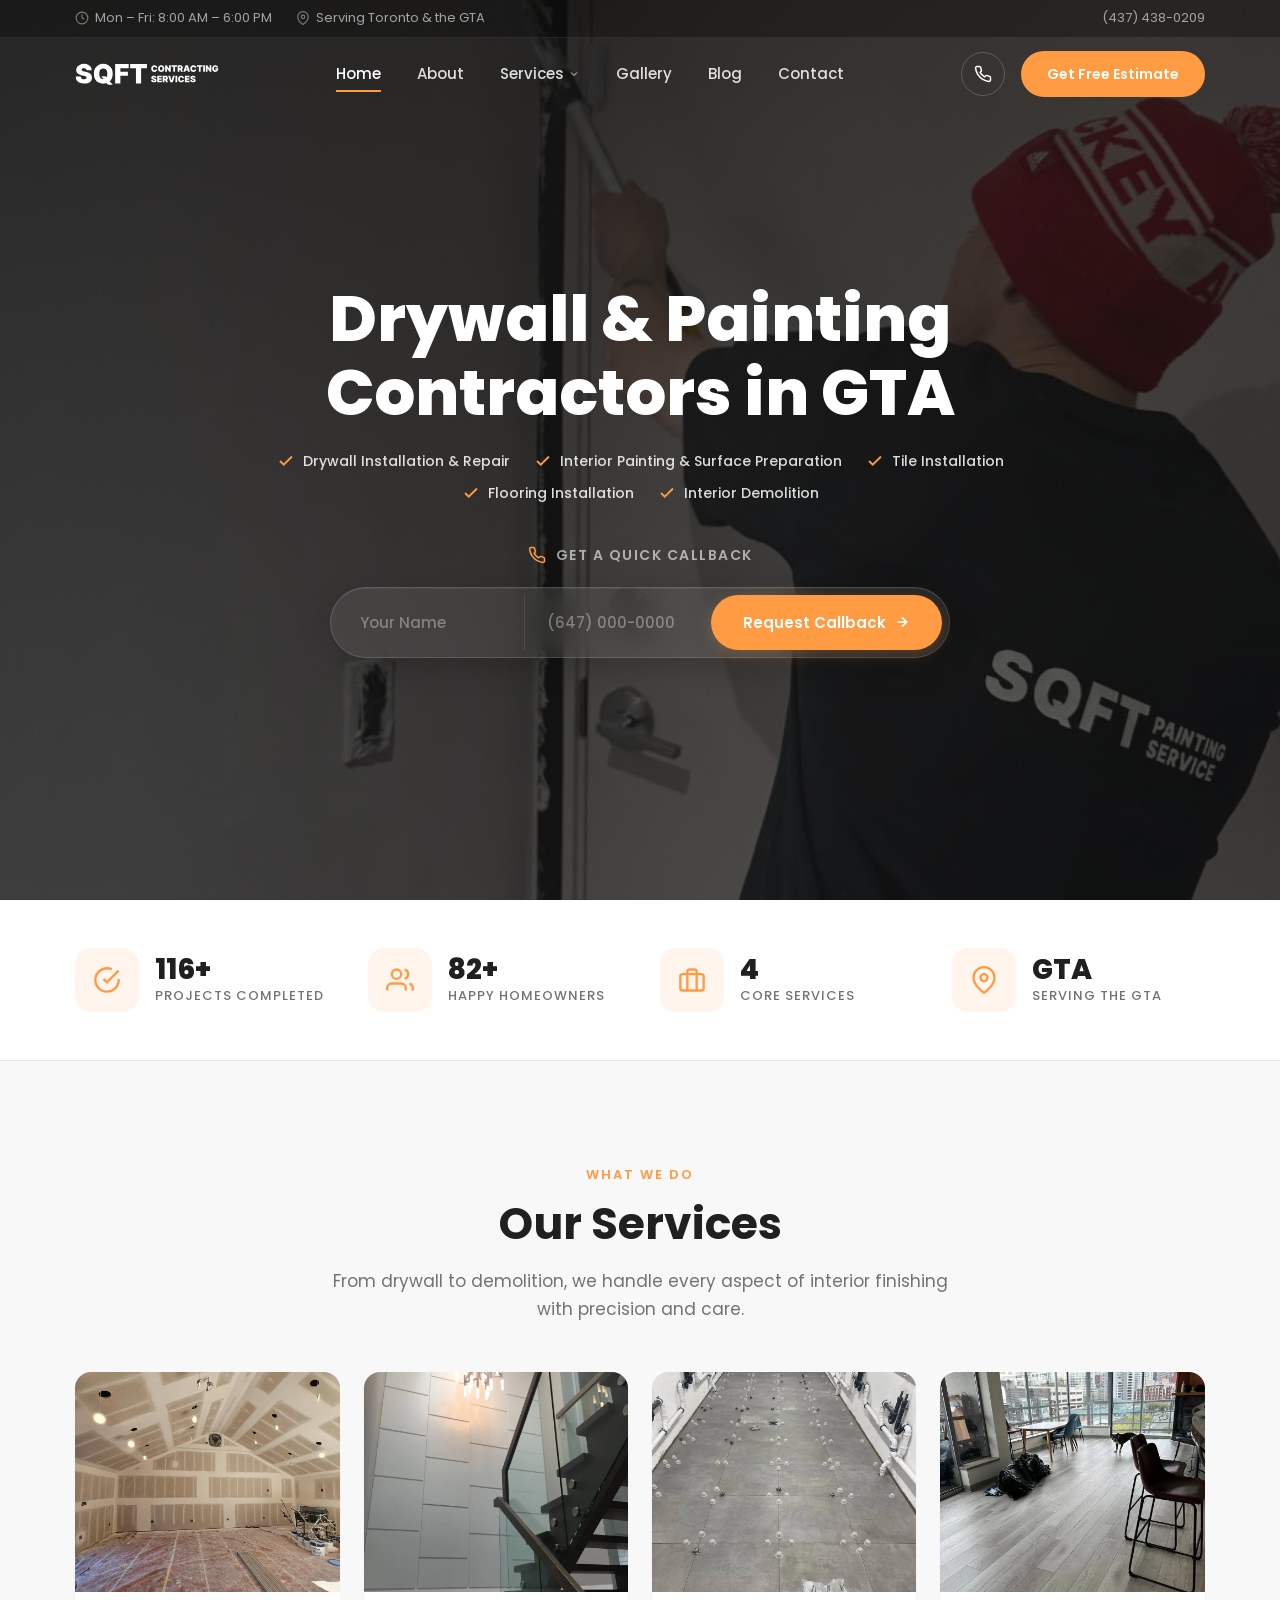
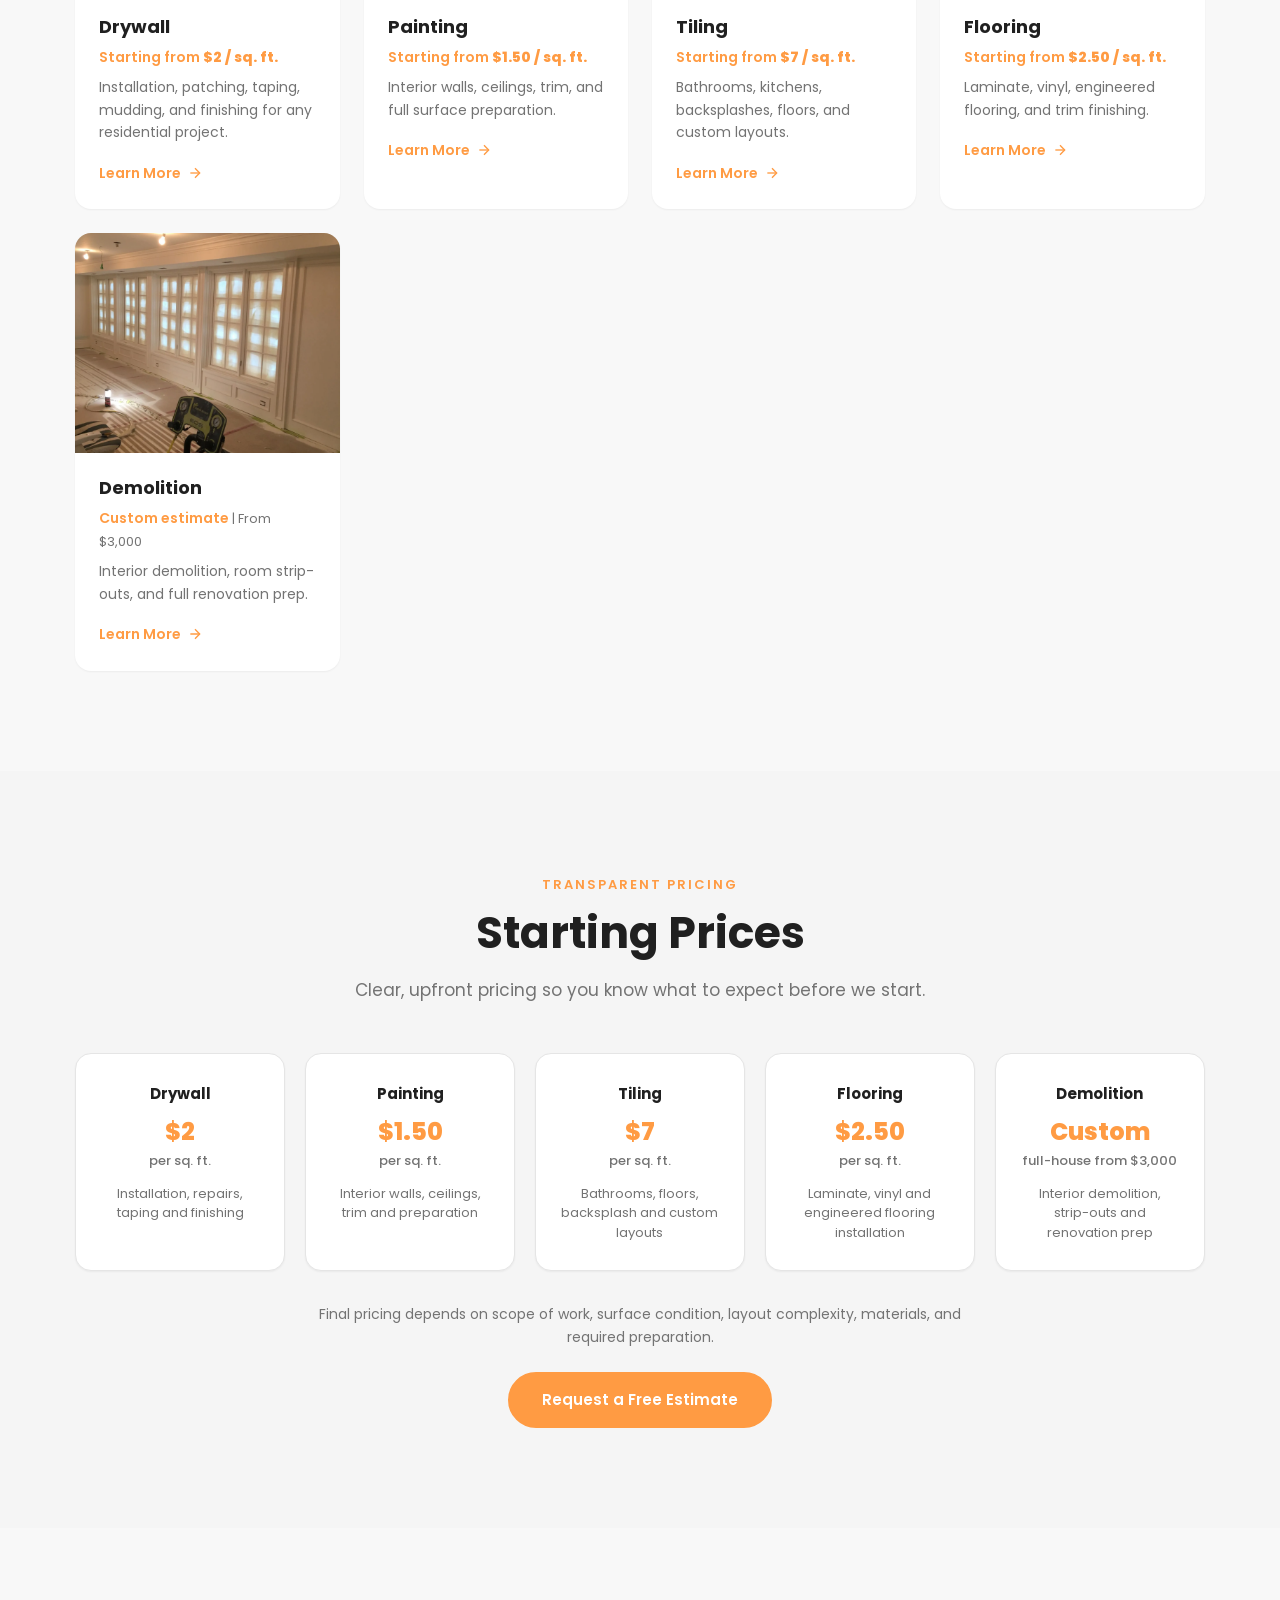
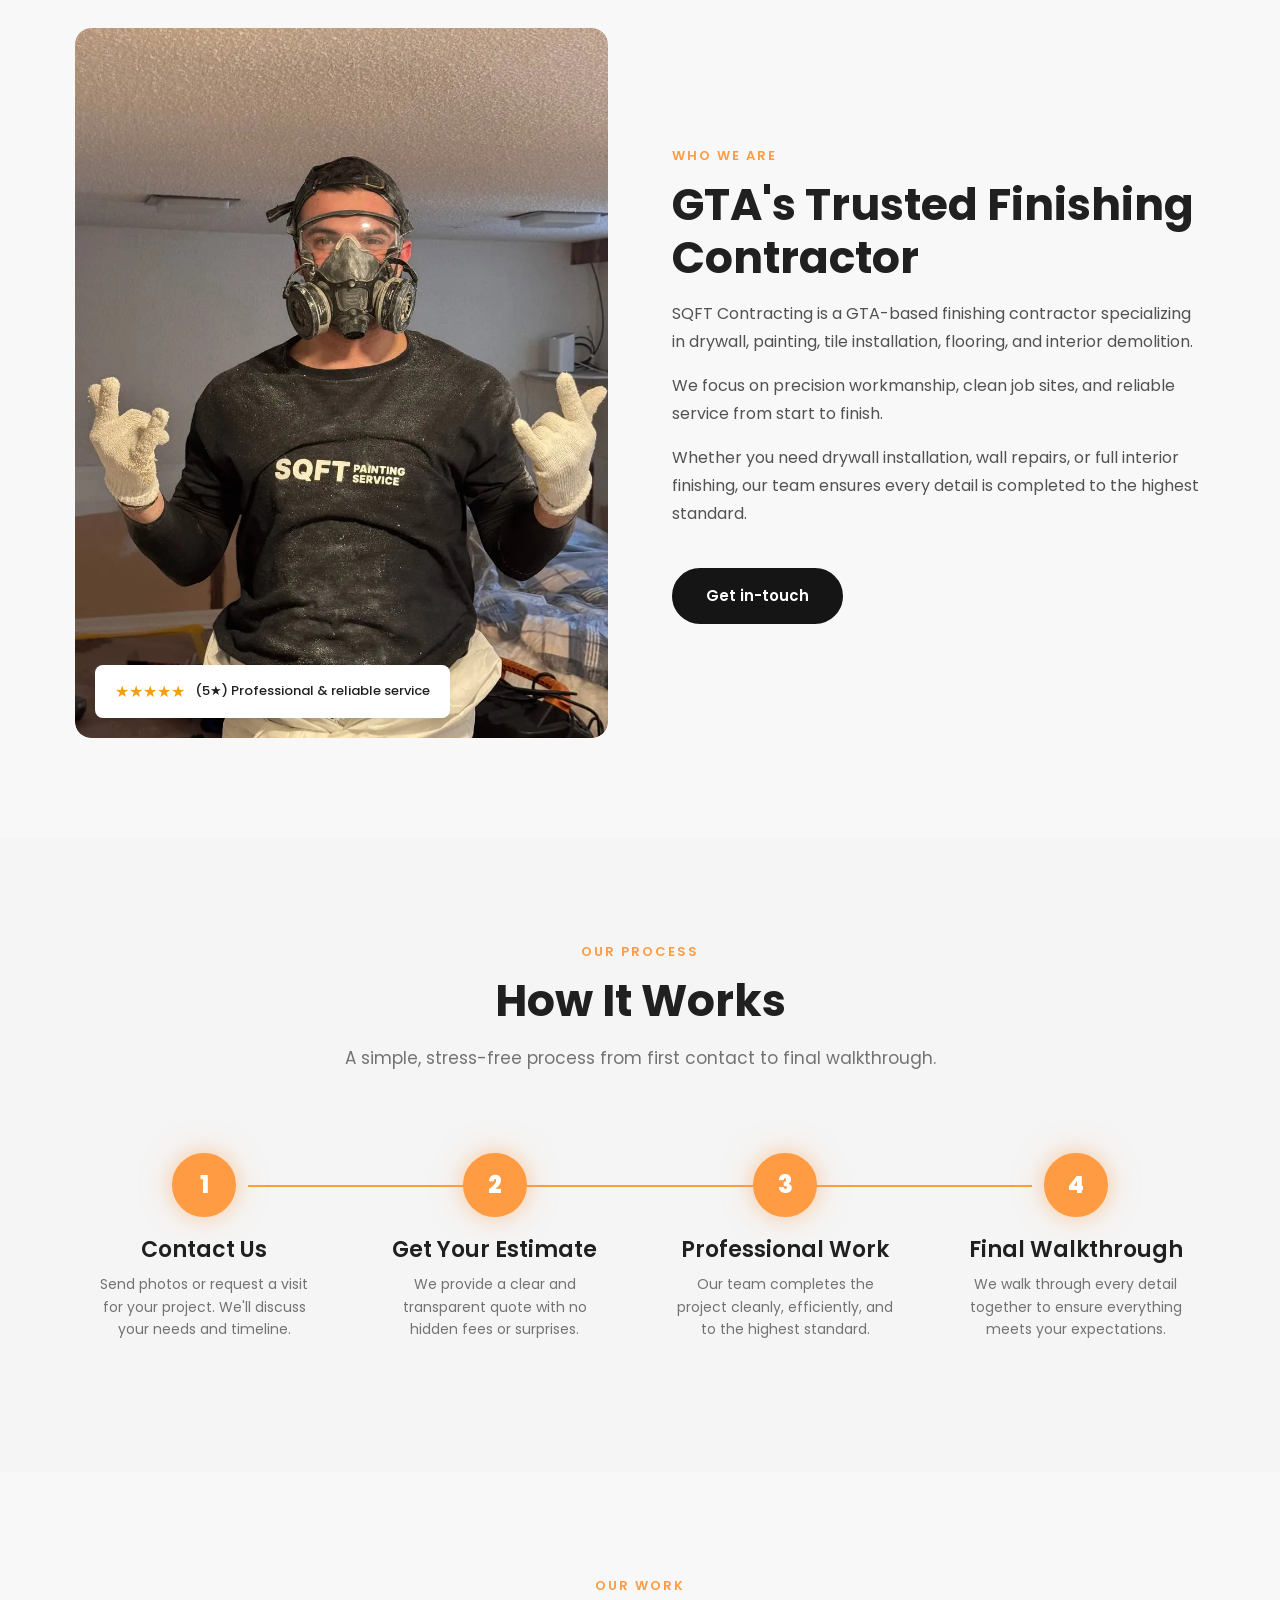
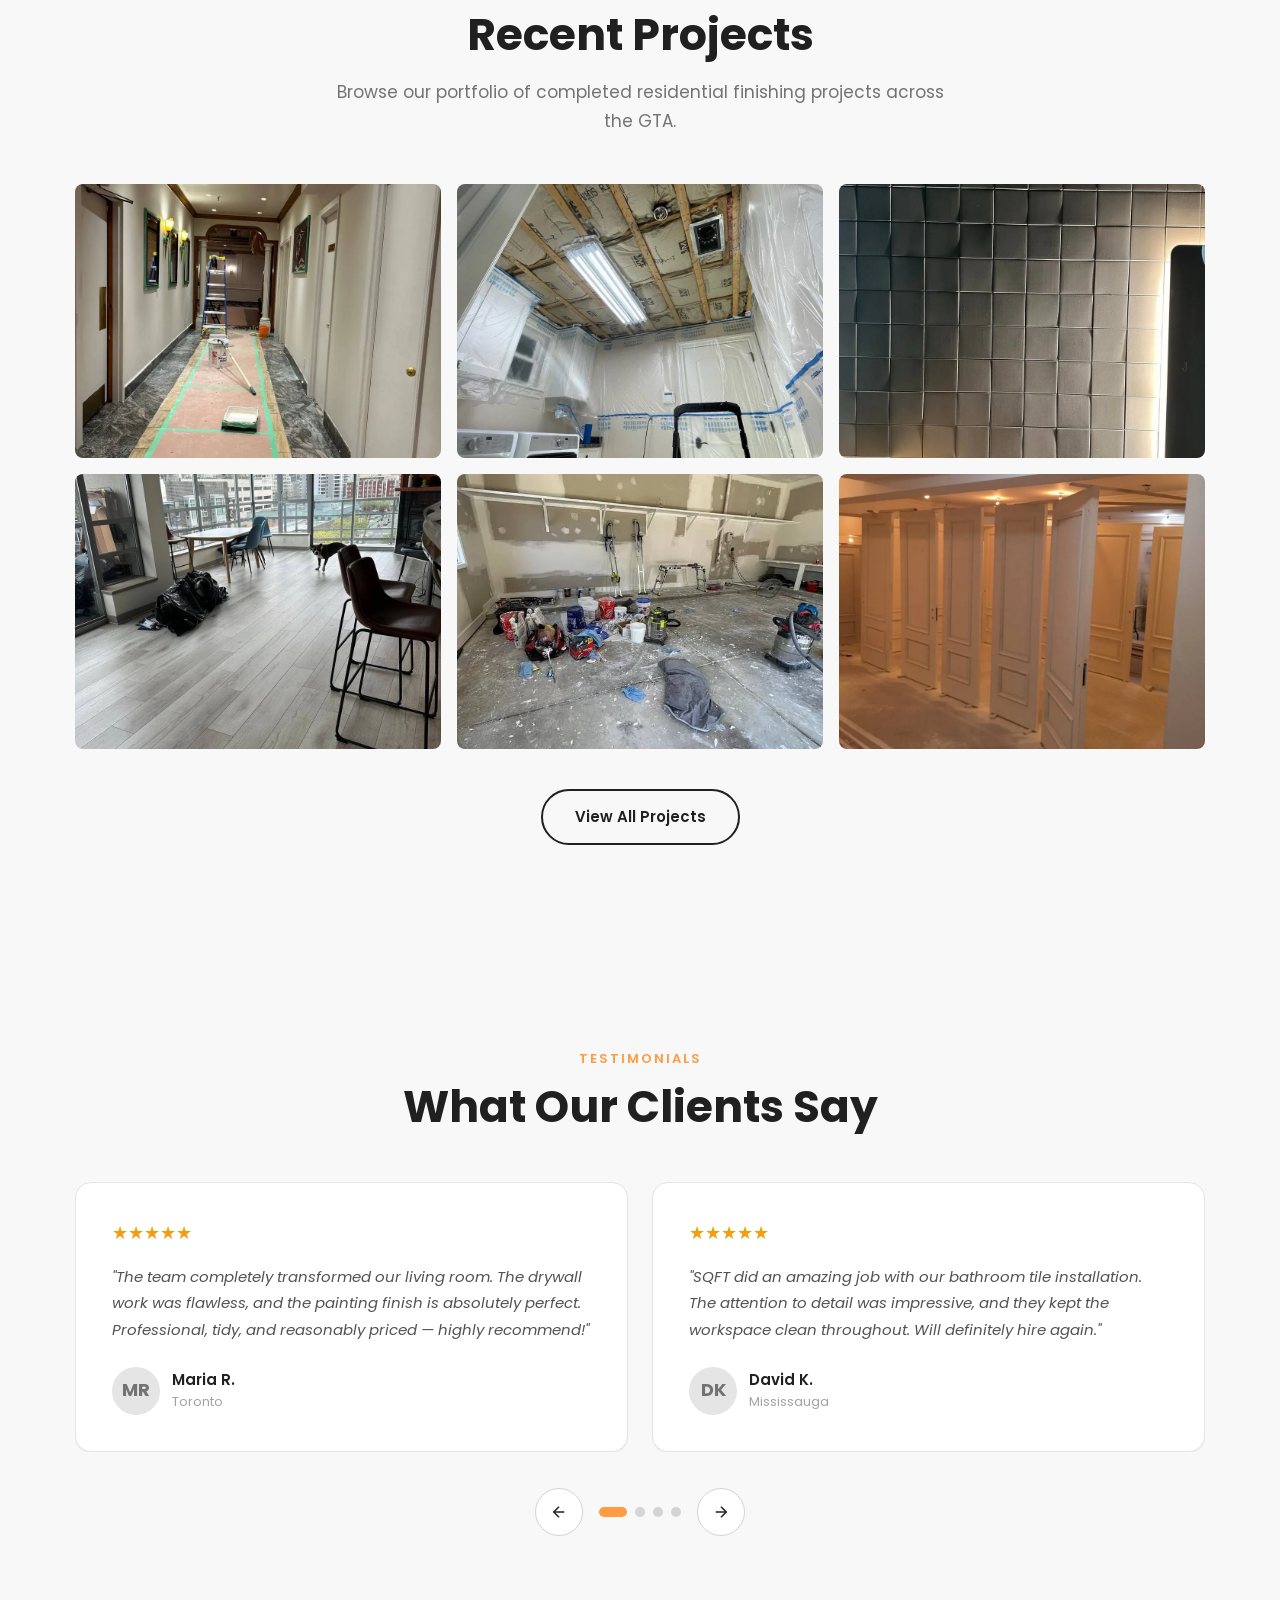
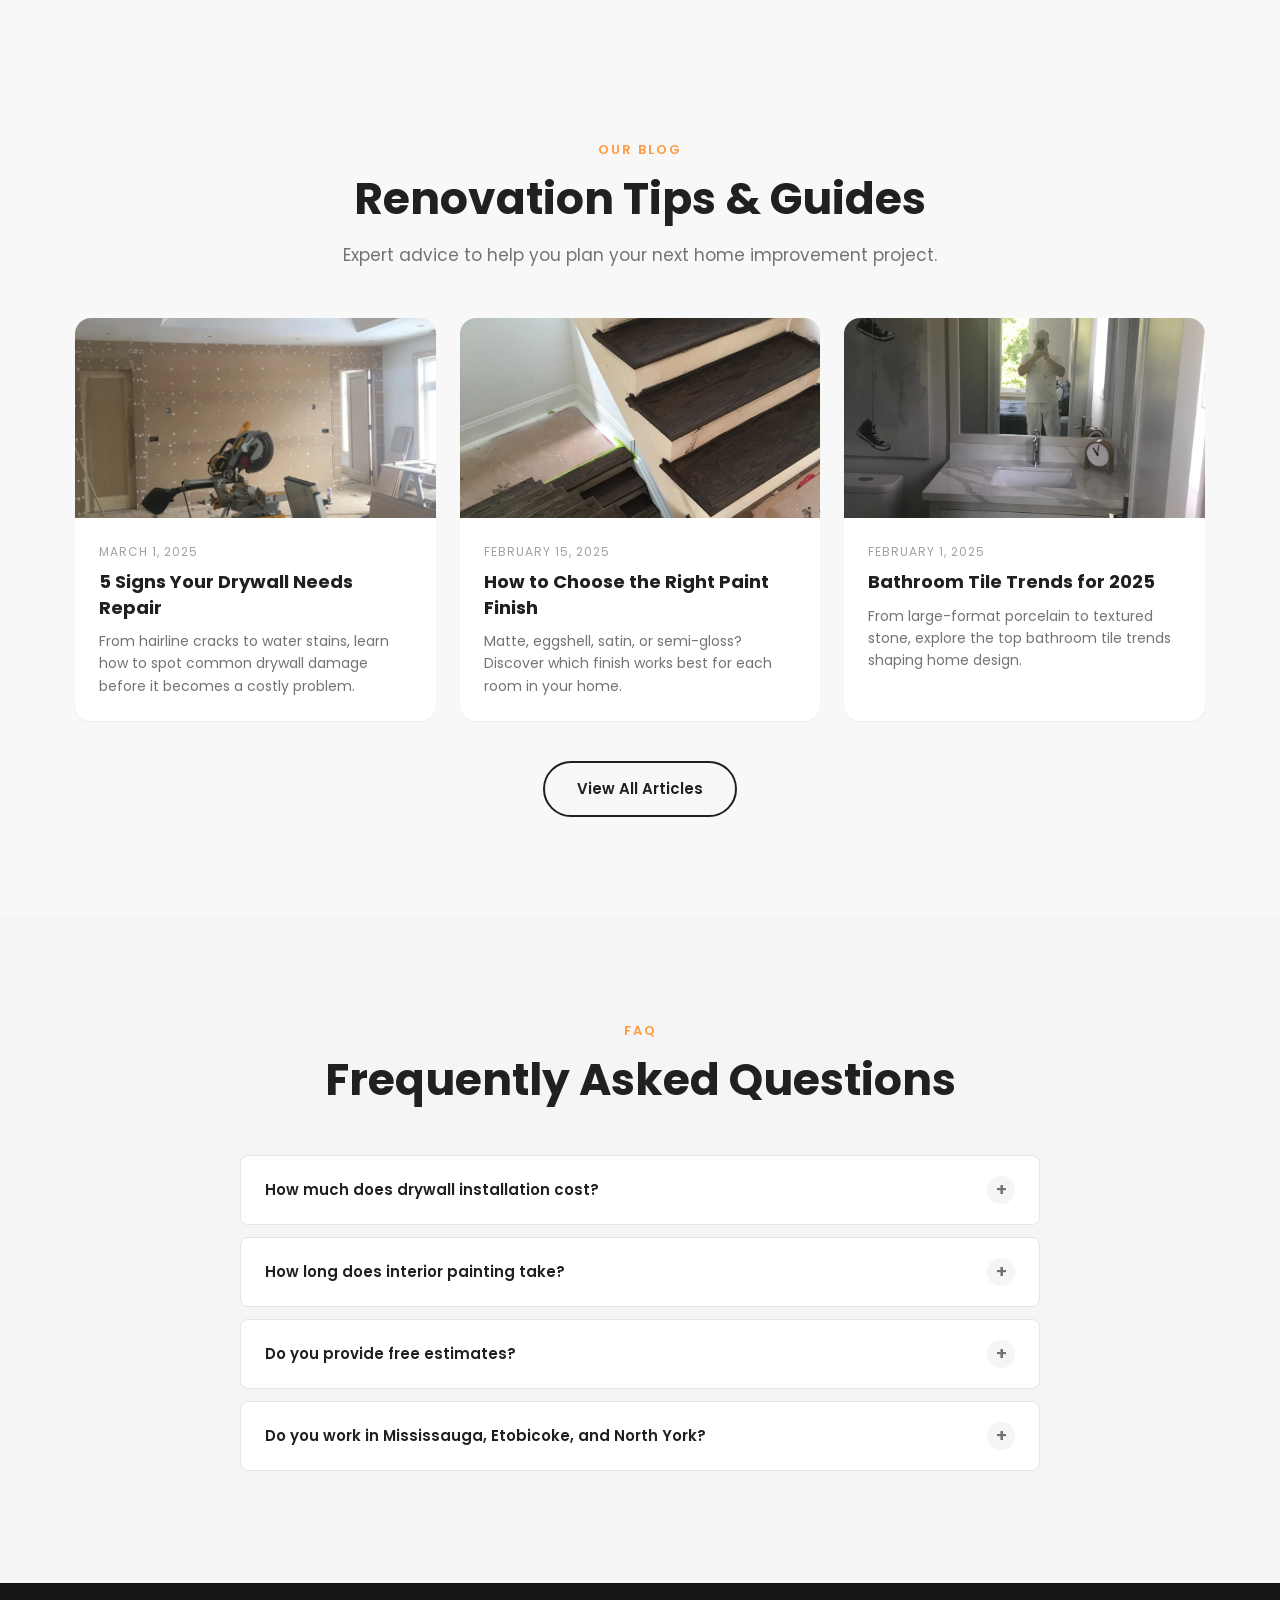
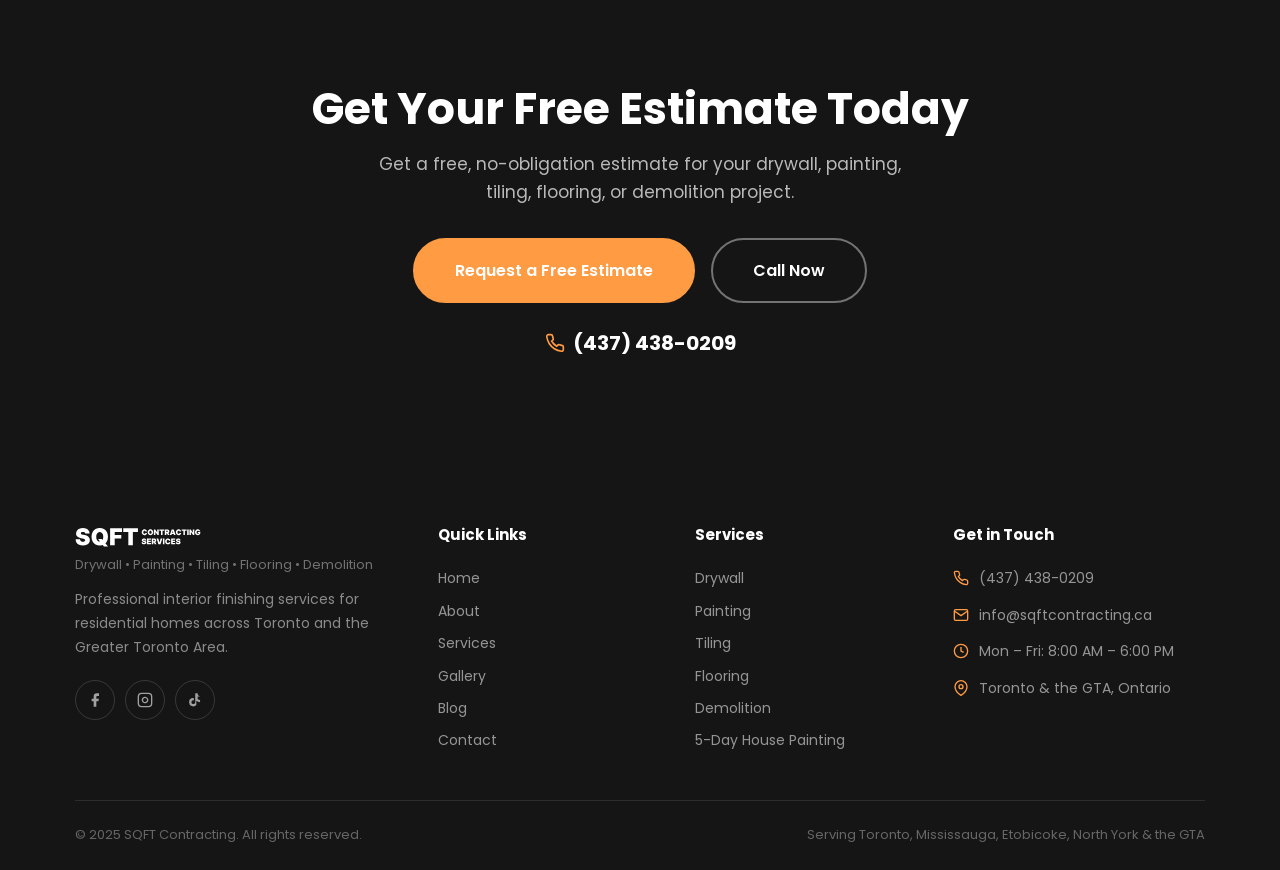
<file: index.html>
<!DOCTYPE html>
<html lang="en">
<head>
    <meta charset="UTF-8">
    <meta name="viewport" content="width=device-width, initial-scale=1.0">
    <title>SQFT Contracting — Drywall, Painting & Interior Finishing in GTA</title>
    <meta name="description" content="SQFT Contracting delivers professional drywall, painting, tiling, flooring, and demolition services for residential homes across Toronto and the GTA. Get a free estimate today.">
    <meta name="keywords" content="drywall installation Toronto, interior painting GTA, tile installation, flooring, demolition, SQFT Contracting">
    <meta name="author" content="SQFT Contracting">
    <meta name="robots" content="index, follow">

    <!-- Open Graph -->
    <meta property="og:title" content="SQFT Contracting — Professional Interior Finishing in GTA">
    <meta property="og:description" content="Drywall, painting, tiling, flooring, and demolition services for residential homes across Toronto and the GTA.">
    <meta property="og:type" content="website">
    <meta property="og:locale" content="en_CA">

    <!-- Google Fonts -->
    <link rel="preconnect" href="https://fonts.googleapis.com">
    <link rel="preconnect" href="https://fonts.gstatic.com" crossorigin>
    <link href="https://fonts.googleapis.com/css2?family=Poppins:wght@400;500;600;700;800;900&display=swap" rel="stylesheet">

    <!-- Stylesheet -->
    <link rel="stylesheet" href="css/style.css">
    <link rel="icon" type="image/svg+xml" href="favicon.svg">
</head>
<body>

<!-- ════════════════════════════════════════════
     HEADER
     ════════════════════════════════════════════ -->
<header class="header header-transparent">
    <!-- Top Bar -->
    <div class="header-top">
        <div class="container">
            <div class="header-top-left">
                <div class="header-top-item">
                    <svg viewBox="0 0 24 24" fill="none" stroke="currentColor" stroke-width="2"><circle cx="12" cy="12" r="10"/><path d="M12 6v6l4 2"/></svg>
                    Mon – Fri: 8:00 AM – 6:00 PM
                </div>
                <div class="header-top-item">
                    <svg viewBox="0 0 24 24" fill="none" stroke="currentColor" stroke-width="2"><path d="M21 10c0 7-9 13-9 13s-9-6-9-13a9 9 0 0118 0z"/><circle cx="12" cy="10" r="3"/></svg>
                    Serving Toronto &amp; the GTA
                </div>
            </div>
            <div class="header-top-right">
                <a href="tel:+14374380209">(437) 438-0209</a>
            </div>
        </div>
    </div>

    <!-- Navigation -->
    <nav class="nav">
        <div class="container">
            <a href="index.html" class="nav-logo"><img src="IMG/logo-white.svg" alt="SQFT Contracting"></a>

            <ul class="nav-menu">
                <li><a href="index.html" class="nav-link active">Home</a></li>
                <li><a href="about.html" class="nav-link">About</a></li>
                <li class="nav-dropdown">
                    <a href="services.html" class="nav-link">
                        Services
                        <svg class="chevron" viewBox="0 0 24 24" fill="none" stroke="currentColor" stroke-width="2"><path d="M6 9l6 6 6-6"/></svg>
                    </a>
                    <ul class="dropdown-menu">
                        <li><a href="services/drywall.html">Drywall</a></li>
                        <li><a href="services/painting.html">Painting</a></li>
                        <li><a href="services/tiling.html">Tiling</a></li>
                        <li><a href="services/flooring.html">Flooring</a></li>
                        <li><a href="services/demolition.html">Demolition</a></li>
                        <li><a href="five-day-house-painting.html">5-Day House Painting</a></li>
                    </ul>
                </li>
                <li><a href="gallery.html" class="nav-link">Gallery</a></li>
                <li><a href="blog.html" class="nav-link">Blog</a></li>
                <li><a href="contact.html" class="nav-link">Contact</a></li>
            
            <!-- Mobile menu bottom -->
            <li class="nav-menu-bottom">
                <a href="tel:+14374380209" class="nav-menu-phone">
                    <svg viewBox="0 0 24 24" fill="none" stroke="currentColor" stroke-width="2"><path d="M22 16.92v3a2 2 0 01-2.18 2 19.79 19.79 0 01-8.63-3.07 19.5 19.5 0 01-6-6 19.79 19.79 0 01-3.07-8.67A2 2 0 014.11 2h3a2 2 0 012 1.72c.127.96.362 1.903.7 2.81a2 2 0 01-.45 2.11L8.09 9.91a16 16 0 006 6l1.27-1.27a2 2 0 012.11-.45c.907.338 1.85.573 2.81.7A2 2 0 0122 16.92z"/></svg>
                    (437) 438-0209
                </a>
                <a href="contact.html" class="nav-menu-cta">Get Free Estimate</a>
            </li>
        </ul>

            <div class="nav-right">
                <a href="tel:+14374380209" class="nav-phone" aria-label="Call us">
                    <svg viewBox="0 0 24 24" fill="none" stroke="currentColor" stroke-width="2"><path d="M22 16.92v3a2 2 0 01-2.18 2 19.79 19.79 0 01-8.63-3.07 19.5 19.5 0 01-6-6 19.79 19.79 0 01-3.07-8.67A2 2 0 014.11 2h3a2 2 0 012 1.72c.127.96.362 1.903.7 2.81a2 2 0 01-.45 2.11L8.09 9.91a16 16 0 006 6l1.27-1.27a2 2 0 012.11-.45c.907.338 1.85.573 2.81.7A2 2 0 0122 16.92z"/></svg>
                </a>
                <a href="contact.html" class="btn btn-primary btn-sm nav-cta">Get Free Estimate</a>
            </div>

            <button class="nav-toggle" aria-label="Toggle menu">
                <span></span>
                <span></span>
                <span></span>
            </button>
        </div>
    </nav>
</header>

<!-- Mobile backdrop -->
<div class="mobile-backdrop"></div>

<!-- ════════════════════════════════════════════
     SECTION 1 — HERO
     ════════════════════════════════════════════ -->
<section class="hero">
    <div class="hero-bg">
        <img src="IMG/Painter works.webp" alt="SQFT Contracting professional at work" loading="eager">
    </div>
    <div class="hero-overlay"></div>

    <div class="container">
        <div class="hero-content hero-centered">
            <h1 class="hero-title">Drywall &amp; Painting Contractors in GTA</h1>

            <ul class="hero-checklist">
                <li>
                    <svg viewBox="0 0 24 24" fill="none" stroke="currentColor" stroke-width="2.5"><path d="M20 6L9 17l-5-5"/></svg>
                    Drywall Installation &amp; Repair
                </li>
                <li>
                    <svg viewBox="0 0 24 24" fill="none" stroke="currentColor" stroke-width="2.5"><path d="M20 6L9 17l-5-5"/></svg>
                    Interior Painting &amp; Surface Preparation
                </li>
                <li>
                    <svg viewBox="0 0 24 24" fill="none" stroke="currentColor" stroke-width="2.5"><path d="M20 6L9 17l-5-5"/></svg>
                    Tile Installation
                </li>
                <li>
                    <svg viewBox="0 0 24 24" fill="none" stroke="currentColor" stroke-width="2.5"><path d="M20 6L9 17l-5-5"/></svg>
                    Flooring Installation
                </li>
                <li>
                    <svg viewBox="0 0 24 24" fill="none" stroke="currentColor" stroke-width="2.5"><path d="M20 6L9 17l-5-5"/></svg>
                    Interior Demolition
                </li>
            </ul>

            <!-- Quick Callback Form -->
            <div class="hero-form-wrapper">
                <div class="hero-form-label">
                    <svg viewBox="0 0 24 24" fill="none" stroke="currentColor" stroke-width="2" style="width:18px;height:18px;"><path d="M22 16.92v3a2 2 0 01-2.18 2 19.79 19.79 0 01-8.63-3.07 19.5 19.5 0 01-6-6 19.79 19.79 0 01-3.07-8.67A2 2 0 014.11 2h3a2 2 0 012 1.72c.127.96.362 1.903.7 2.81a2 2 0 01-.45 2.11L8.09 9.91a16 16 0 006 6l1.27-1.27a2 2 0 012.11-.45c.907.338 1.85.573 2.81.7A2 2 0 0122 16.92z"/></svg>
                    Get a quick callback
                </div>
                <form class="hero-form" id="hero-quick-form">
                    <input type="text" name="name" class="hero-form-input" placeholder="Your Name" required>
                    <input type="tel" name="phone" class="hero-form-input" placeholder="(647) 000-0000" required>
                    <button type="submit" class="hero-form-btn">
                        Request Callback
                        <svg viewBox="0 0 24 24" fill="none" stroke="currentColor" stroke-width="2.5" style="width:16px;height:16px;"><path d="M5 12h14"/><path d="M12 5l7 7-7 7"/></svg>
                    </button>
                </form>
            </div>
        </div>
    </div>
</section>

<!-- ════════════════════════════════════════════
     SECTION 2 — TRUST NUMBERS
     ════════════════════════════════════════════ -->
<section class="trust-section">
    <div class="container">
        <div class="trust-grid reveal-group">
            <div class="trust-badge">
                <div class="trust-icon">
                    <svg viewBox="0 0 24 24" fill="none" stroke="currentColor" stroke-width="2"><path d="M22 11.08V12a10 10 0 11-5.93-9.14"/><path d="M22 4L12 14.01l-3-3"/></svg>
                </div>
                <div class="trust-content">
                    <div class="trust-number stat-number" data-target="120" data-suffix="+">0</div>
                    <div class="trust-label">Projects Completed</div>
                </div>
            </div>
            <div class="trust-badge">
                <div class="trust-icon">
                    <svg viewBox="0 0 24 24" fill="none" stroke="currentColor" stroke-width="2"><path d="M17 21v-2a4 4 0 00-4-4H5a4 4 0 00-4 4v2"/><circle cx="9" cy="7" r="4"/><path d="M23 21v-2a4 4 0 00-3-3.87"/><path d="M16 3.13a4 4 0 010 7.75"/></svg>
                </div>
                <div class="trust-content">
                    <div class="trust-number stat-number" data-target="85" data-suffix="+">0</div>
                    <div class="trust-label">Happy Homeowners</div>
                </div>
            </div>
            <div class="trust-badge">
                <div class="trust-icon">
                    <svg viewBox="0 0 24 24" fill="none" stroke="currentColor" stroke-width="2"><rect x="2" y="7" width="20" height="14" rx="2" ry="2"/><path d="M16 21V5a2 2 0 00-2-2h-4a2 2 0 00-2 2v16"/></svg>
                </div>
                <div class="trust-content">
                    <div class="trust-number stat-number" data-target="5" data-suffix="">0</div>
                    <div class="trust-label">Core Services</div>
                </div>
            </div>
            <div class="trust-badge">
                <div class="trust-icon">
                    <svg viewBox="0 0 24 24" fill="none" stroke="currentColor" stroke-width="2"><path d="M21 10c0 7-9 13-9 13s-9-6-9-13a9 9 0 0118 0z"/><circle cx="12" cy="10" r="3"/></svg>
                </div>
                <div class="trust-content">
                    <div class="trust-number">GTA</div>
                    <div class="trust-label">Serving the GTA</div>
                </div>
            </div>
        </div>
    </div>
</section>

<!-- ════════════════════════════════════════════
     SECTION 3 — OUR SERVICES
     ════════════════════════════════════════════ -->
<section class="section" id="services">
    <div class="container">
        <div class="text-center reveal">
            <span class="section-label">What We Do</span>
            <h2 class="section-title">Our Services</h2>
            <p class="section-subtitle">From drywall to demolition, we handle every aspect of interior finishing with precision and care.</p>
        </div>

        <div class="service-grid reveal-group">
            <a href="services/drywall.html" class="service-card">
                <div class="service-card-image">
                    <img src="IMG/drywall.webp" alt="Drywall installation in progress" loading="lazy">
                </div>
                <div class="service-card-body">
                    <h3 class="service-card-title">Drywall</h3>
                    <div class="service-card-price">Starting from <strong>$2 / sq. ft.</strong></div>
                    <p class="service-card-text">Installation, patching, taping, mudding, and finishing for any residential project.</p>
                    <span class="service-card-link">
                        Learn More
                        <svg viewBox="0 0 24 24" fill="none" stroke="currentColor" stroke-width="2"><path d="M5 12h14"/><path d="M12 5l7 7-7 7"/></svg>
                    </span>
                </div>
            </a>

            <a href="services/painting.html" class="service-card">
                <div class="service-card-image">
                    <img src="IMG/interior painting.webp" alt="Professional interior painting" loading="lazy">
                </div>
                <div class="service-card-body">
                    <h3 class="service-card-title">Painting</h3>
                    <div class="service-card-price">Starting from <strong>$1.50 / sq. ft.</strong></div>
                    <p class="service-card-text">Interior walls, ceilings, trim, and full surface preparation.</p>
                    <span class="service-card-link">
                        Learn More
                        <svg viewBox="0 0 24 24" fill="none" stroke="currentColor" stroke-width="2"><path d="M5 12h14"/><path d="M12 5l7 7-7 7"/></svg>
                    </span>
                </div>
            </a>

            <a href="services/tiling.html" class="service-card">
                <div class="service-card-image">
                    <img src="IMG/tilling (4).webp" alt="Bathroom tile installation" loading="lazy">
                </div>
                <div class="service-card-body">
                    <h3 class="service-card-title">Tiling</h3>
                    <div class="service-card-price">Starting from <strong>$7 / sq. ft.</strong></div>
                    <p class="service-card-text">Bathrooms, kitchens, backsplashes, floors, and custom layouts.</p>
                    <span class="service-card-link">
                        Learn More
                        <svg viewBox="0 0 24 24" fill="none" stroke="currentColor" stroke-width="2"><path d="M5 12h14"/><path d="M12 5l7 7-7 7"/></svg>
                    </span>
                </div>
            </a>

            <a href="services/flooring.html" class="service-card">
                <div class="service-card-image">
                    <img src="IMG/flooring after.webp" alt="Flooring installation" loading="lazy">
                </div>
                <div class="service-card-body">
                    <h3 class="service-card-title">Flooring</h3>
                    <div class="service-card-price">Starting from <strong>$2.50 / sq. ft.</strong></div>
                    <p class="service-card-text">Laminate, vinyl, engineered flooring, and trim finishing.</p>
                    <span class="service-card-link">
                        Learn More
                        <svg viewBox="0 0 24 24" fill="none" stroke="currentColor" stroke-width="2"><path d="M5 12h14"/><path d="M12 5l7 7-7 7"/></svg>
                    </span>
                </div>
            </a>

            <a href="services/demolition.html" class="service-card">
                <div class="service-card-image">
                    <img src="IMG/4990242533686315998.webp" alt="Interior demolition work" loading="lazy">
                </div>
                <div class="service-card-body">
                    <h3 class="service-card-title">Demolition</h3>
                    <div class="service-card-price">Custom estimate <span class="service-card-price-note">| From $3,000</span></div>
                    <p class="service-card-text">Interior demolition, room strip-outs, and full renovation prep.</p>
                    <span class="service-card-link">
                        Learn More
                        <svg viewBox="0 0 24 24" fill="none" stroke="currentColor" stroke-width="2"><path d="M5 12h14"/><path d="M12 5l7 7-7 7"/></svg>
                    </span>
                </div>
            </a>
        </div>
    </div>
</section>

<!-- ════════════════════════════════════════════
     SECTION — PRICING OVERVIEW
     ════════════════════════════════════════════ -->
<section class="section section-gray" id="pricing">
    <div class="container">
        <div class="text-center reveal">
            <span class="section-label">Transparent Pricing</span>
            <h2 class="section-title">Starting Prices</h2>
            <p class="section-subtitle">Clear, upfront pricing so you know what to expect before we start.</p>
        </div>

        <div class="pricing-grid reveal-group">
            <div class="pricing-card">
                <div class="pricing-card-title">Drywall</div>
                <div class="pricing-card-price">$2</div>
                <div class="pricing-card-unit">per sq. ft.</div>
                <div class="pricing-card-desc">Installation, repairs, taping and finishing</div>
            </div>
            <div class="pricing-card">
                <div class="pricing-card-title">Painting</div>
                <div class="pricing-card-price">$1.50</div>
                <div class="pricing-card-unit">per sq. ft.</div>
                <div class="pricing-card-desc">Interior walls, ceilings, trim and preparation</div>
            </div>
            <div class="pricing-card">
                <div class="pricing-card-title">Tiling</div>
                <div class="pricing-card-price">$7</div>
                <div class="pricing-card-unit">per sq. ft.</div>
                <div class="pricing-card-desc">Bathrooms, floors, backsplash and custom layouts</div>
            </div>
            <div class="pricing-card">
                <div class="pricing-card-title">Flooring</div>
                <div class="pricing-card-price">$2.50</div>
                <div class="pricing-card-unit">per sq. ft.</div>
                <div class="pricing-card-desc">Laminate, vinyl and engineered flooring installation</div>
            </div>
            <div class="pricing-card">
                <div class="pricing-card-title">Demolition</div>
                <div class="pricing-card-price">Custom</div>
                <div class="pricing-card-unit">full-house from $3,000</div>
                <div class="pricing-card-desc">Interior demolition, strip-outs and renovation prep</div>
            </div>
        </div>

        <p class="pricing-note">Final pricing depends on scope of work, surface condition, layout complexity, materials, and required preparation.</p>

        <div class="projects-cta reveal" style="margin-top: 24px;">
            <a href="contact.html" class="btn btn-primary">Request a Free Estimate</a>
        </div>
    </div>
</section>

<!-- ════════════════════════════════════════════
     SECTION 4 — ABOUT COMPANY
     ════════════════════════════════════════════ -->
<section class="section" id="about">
    <div class="container">
        <div class="about-grid">
            <div class="about-image reveal">
                <img src="IMG/Team member.webp" alt="SQFT Contracting team member" loading="lazy">
                <div class="about-image-badge">
                    <span class="stars">&#9733;&#9733;&#9733;&#9733;&#9733;</span>
                    (5★) Professional &amp; reliable service
                </div>
            </div>

            <div class="about-content reveal">
                <span class="section-label">Who We Are</span>
                <h2 class="section-title">GTA's Trusted Finishing Contractor</h2>
                <p>SQFT Contracting is a GTA-based finishing contractor specializing in drywall, painting, tile installation, flooring, and interior demolition.</p>
                <p>We focus on precision workmanship, clean job sites, and reliable service from start to finish.</p>
                <p>Whether you need drywall installation, wall repairs, or full interior finishing, our team ensures every detail is completed to the highest standard.</p>
                <a href="about.html" class="btn btn-dark">Get in-touch</a>
            </div>
        </div>
    </div>
</section>

<!-- ════════════════════════════════════════════
     SECTION 5 — HOW IT WORKS
     ════════════════════════════════════════════ -->
<section class="section section-gray" id="process">
    <div class="container">
        <div class="text-center reveal">
            <span class="section-label">Our Process</span>
            <h2 class="section-title">How It Works</h2>
            <p class="section-subtitle">A simple, stress-free process from first contact to final walkthrough.</p>
        </div>

        <div class="process-grid reveal-group">
            <div class="process-card">
                <div class="process-number">1</div>
                <h3>Contact Us</h3>
                <p>Send photos or request a visit for your project. We'll discuss your needs and timeline.</p>
            </div>
            <div class="process-card">
                <div class="process-number">2</div>
                <h3>Get Your Estimate</h3>
                <p>We provide a clear and transparent quote with no hidden fees or surprises.</p>
            </div>
            <div class="process-card">
                <div class="process-number">3</div>
                <h3>Professional Work</h3>
                <p>Our team completes the project cleanly, efficiently, and to the highest standard.</p>
            </div>
            <div class="process-card">
                <div class="process-number">4</div>
                <h3>Final Walkthrough</h3>
                <p>We walk through every detail together to ensure everything meets your expectations.</p>
            </div>
        </div>
    </div>
</section>

<!-- ════════════════════════════════════════════
     SECTION 6 — PROJECTS / GALLERY
     ════════════════════════════════════════════ -->
<section class="section" id="projects">
    <div class="container">
        <div class="text-center reveal">
            <span class="section-label">Our Work</span>
            <h2 class="section-title">Recent Projects</h2>
            <p class="section-subtitle">Browse our portfolio of completed residential finishing projects across the GTA.</p>
        </div>

        <div class="projects-gallery reveal-group">
            <div class="project-item">
                <img src="IMG/interior painting (4).webp" alt="Interior painting project" loading="lazy">
                <div class="project-overlay">
                    <div>
                        <span class="project-overlay-tag">Painting</span>
                        <div class="project-overlay-text">Complete Interior Repaint</div>
                    </div>
                </div>
            </div>
            <div class="project-item">
                <img src="IMG/drywall (5).webp" alt="Drywall installation" loading="lazy">
                <div class="project-overlay">
                    <div>
                        <span class="project-overlay-tag">Drywall</span>
                        <div class="project-overlay-text">Drywall Installation</div>
                    </div>
                </div>
            </div>
            <div class="project-item">
                <img src="IMG/tilling (3).webp" alt="Bathroom tiling" loading="lazy">
                <div class="project-overlay">
                    <div>
                        <span class="project-overlay-tag">Tiling</span>
                        <div class="project-overlay-text">Bathroom Tile Installation</div>
                    </div>
                </div>
            </div>
            <div class="project-item">
                <img src="IMG/flooring after.webp" alt="Flooring project" loading="lazy">
                <div class="project-overlay">
                    <div>
                        <span class="project-overlay-tag">Flooring</span>
                        <div class="project-overlay-text">Hardwood Floor Installation</div>
                    </div>
                </div>
            </div>
            <div class="project-item">
                <img src="IMG/drywall (2).webp" alt="Drywall finishing" loading="lazy">
                <div class="project-overlay">
                    <div>
                        <span class="project-overlay-tag">Drywall</span>
                        <div class="project-overlay-text">Drywall Taping &amp; Finishing</div>
                    </div>
                </div>
            </div>
            <div class="project-item">
                <img src="IMG/interior painting (2).webp" alt="Interior painting" loading="lazy">
                <div class="project-overlay">
                    <div>
                        <span class="project-overlay-tag">Painting</span>
                        <div class="project-overlay-text">Wall Painting &amp; Finishing</div>
                    </div>
                </div>
            </div>
        </div>

        <div class="projects-cta reveal">
            <a href="gallery.html" class="btn btn-outline">View All Projects</a>
        </div>
    </div>
</section>

<!-- ════════════════════════════════════════════
     SECTION 7 — TESTIMONIALS
     ════════════════════════════════════════════ -->
<section class="section testimonials-section" id="reviews">
    <div class="container">
        <div class="text-center reveal">
            <span class="section-label">Testimonials</span>
            <h2 class="section-title">What Our Clients Say</h2>
        </div>

        <div class="testimonials-slider-wrapper" style="margin-top: 48px;">
            <div class="testimonials-slider">
                <div class="testimonial-card">
                    <div class="testimonial-stars">&#9733;&#9733;&#9733;&#9733;&#9733;</div>
                    <p class="testimonial-text">"The team completely transformed our living room. The drywall work was flawless, and the painting finish is absolutely perfect. Professional, tidy, and reasonably priced — highly recommend!"</p>
                    <div class="testimonial-author">
                        <div class="testimonial-avatar">MR</div>
                        <div>
                            <div class="testimonial-name">Maria R.</div>
                            <div class="testimonial-location">Toronto</div>
                        </div>
                    </div>
                </div>

                <div class="testimonial-card">
                    <div class="testimonial-stars">&#9733;&#9733;&#9733;&#9733;&#9733;</div>
                    <p class="testimonial-text">"SQFT did an amazing job with our bathroom tile installation. The attention to detail was impressive, and they kept the workspace clean throughout. Will definitely hire again."</p>
                    <div class="testimonial-author">
                        <div class="testimonial-avatar">DK</div>
                        <div>
                            <div class="testimonial-name">David K.</div>
                            <div class="testimonial-location">Mississauga</div>
                        </div>
                    </div>
                </div>

                <div class="testimonial-card">
                    <div class="testimonial-stars">&#9733;&#9733;&#9733;&#9733;&#9733;</div>
                    <p class="testimonial-text">"We hired SQFT for our basement renovation — drywall, painting, and flooring. They delivered on time, on budget, and the quality exceeded our expectations. Great team!"</p>
                    <div class="testimonial-author">
                        <div class="testimonial-avatar">SP</div>
                        <div>
                            <div class="testimonial-name">Sarah P.</div>
                            <div class="testimonial-location">Etobicoke</div>
                        </div>
                    </div>
                </div>

                <div class="testimonial-card">
                    <div class="testimonial-stars">&#9733;&#9733;&#9733;&#9733;&#9733;</div>
                    <p class="testimonial-text">"Excellent demolition and drywall work. The crew was professional, showed up on time, and left the site spotless. The estimate was clear and transparent — no hidden costs."</p>
                    <div class="testimonial-author">
                        <div class="testimonial-avatar">JL</div>
                        <div>
                            <div class="testimonial-name">James L.</div>
                            <div class="testimonial-location">North York</div>
                        </div>
                    </div>
                </div>

                <div class="testimonial-card">
                    <div class="testimonial-stars">&#9733;&#9733;&#9733;&#9733;&#9733;</div>
                    <p class="testimonial-text">"From the initial quote to the final walkthrough, SQFT was outstanding. Our kitchen backsplash turned out beautifully and the laminate flooring looks incredible. Highly recommended!"</p>
                    <div class="testimonial-author">
                        <div class="testimonial-avatar">AN</div>
                        <div>
                            <div class="testimonial-name">Anna N.</div>
                            <div class="testimonial-location">Vaughan</div>
                        </div>
                    </div>
                </div>
            </div>
        </div>

        <div class="slider-controls">
            <button class="slider-btn slider-prev" aria-label="Previous slide">
                <svg viewBox="0 0 24 24" fill="none" stroke="currentColor" stroke-width="2"><path d="M19 12H5"/><path d="M12 19l-7-7 7-7"/></svg>
            </button>
            <div class="slider-dots"></div>
            <button class="slider-btn slider-next" aria-label="Next slide">
                <svg viewBox="0 0 24 24" fill="none" stroke="currentColor" stroke-width="2"><path d="M5 12h14"/><path d="M12 5l7 7-7 7"/></svg>
            </button>
        </div>
    </div>
</section>

<!-- ════════════════════════════════════════════
     SECTION 8 — BLOG
     ════════════════════════════════════════════ -->
<section class="section" id="blog">
    <div class="container">
        <div class="text-center reveal">
            <span class="section-label">Our Blog</span>
            <h2 class="section-title">Renovation Tips & Guides</h2>
            <p class="section-subtitle">Expert advice to help you plan your next home improvement project.</p>
        </div>

        <div class="blog-grid reveal-group">
            <a href="blog/drywall-repair-signs.html" class="blog-card">
                <div class="blog-card-image">
                    <img src="IMG/4990242533686316005.webp" alt="Drywall cracks and damage signs" loading="lazy">
                </div>
                <div class="blog-card-body">
                    <div class="blog-card-date">March 1, 2025</div>
                    <h3 class="blog-card-title">5 Signs Your Drywall Needs Repair</h3>
                    <p class="blog-card-excerpt">From hairline cracks to water stains, learn how to spot common drywall damage before it becomes a costly problem.</p>
                </div>
            </a>

            <a href="blog/paint-finish-guide.html" class="blog-card">
                <div class="blog-card-image">
                    <img src="IMG/4990242533686316002.webp" alt="Interior paint finish comparison" loading="lazy">
                </div>
                <div class="blog-card-body">
                    <div class="blog-card-date">February 15, 2025</div>
                    <h3 class="blog-card-title">How to Choose the Right Paint Finish</h3>
                    <p class="blog-card-excerpt">Matte, eggshell, satin, or semi-gloss? Discover which finish works best for each room in your home.</p>
                </div>
            </a>

            <a href="blog/bathroom-tile-trends.html" class="blog-card">
                <div class="blog-card-image">
                    <img src="IMG/4990242533686316008.webp" alt="Modern bathroom tile trends" loading="lazy">
                </div>
                <div class="blog-card-body">
                    <div class="blog-card-date">February 1, 2025</div>
                    <h3 class="blog-card-title">Bathroom Tile Trends for 2025</h3>
                    <p class="blog-card-excerpt">From large-format porcelain to textured stone, explore the top bathroom tile trends shaping home design.</p>
                </div>
            </a>
        </div>

        <div class="projects-cta reveal">
            <a href="blog.html" class="btn btn-outline">View All Articles</a>
        </div>
    </div>
</section>

<!-- ════════════════════════════════════════════
     SECTION 9 — FAQ
     ════════════════════════════════════════════ -->
<section class="section section-gray" id="faq">
    <div class="container">
        <div class="text-center reveal">
            <span class="section-label">FAQ</span>
            <h2 class="section-title">Frequently Asked Questions</h2>
        </div>

        <div class="faq-list">
            <div class="faq-item reveal">
                <button class="faq-question">
                    How much does drywall installation cost?
                    <span class="faq-icon">+</span>
                </button>
                <div class="faq-answer">
                    <div class="faq-answer-inner">
                        Drywall installation costs vary depending on the scope of the project, room size, and finish level required. We provide free, transparent estimates — contact us with your project details or send photos for a quick quote.
                    </div>
                </div>
            </div>

            <div class="faq-item reveal">
                <button class="faq-question">
                    How long does interior painting take?
                    <span class="faq-icon">+</span>
                </button>
                <div class="faq-answer">
                    <div class="faq-answer-inner">
                        A standard room can typically be completed in 1–2 days, including preparation and two coats of paint. Larger projects like full homes may take a week or more. We'll provide a clear timeline during your estimate.
                    </div>
                </div>
            </div>

            <div class="faq-item reveal">
                <button class="faq-question">
                    Do you provide free estimates?
                    <span class="faq-icon">+</span>
                </button>
                <div class="faq-answer">
                    <div class="faq-answer-inner">
                        Yes! We offer free, no-obligation estimates for all our services. You can request a quote by calling us, filling out our contact form, or sending project photos directly for a faster response.
                    </div>
                </div>
            </div>

            <div class="faq-item reveal">
                <button class="faq-question">
                    Do you work in Mississauga, Etobicoke, and North York?
                    <span class="faq-icon">+</span>
                </button>
                <div class="faq-answer">
                    <div class="faq-answer-inner">
                        Absolutely! We serve the entire Greater Toronto Area including Toronto, Mississauga, Etobicoke, North York, Scarborough, Brampton, Vaughan, Richmond Hill, Markham, Oakville, and Burlington.
                    </div>
                </div>
            </div>
        </div>
    </div>
</section>

<!-- ════════════════════════════════════════════
     SECTION 9 — FINAL CTA
     ════════════════════════════════════════════ -->
<section class="cta-section">
    <div class="container">
        <h2>Get Your Free Estimate Today</h2>
        <p>Get a free, no-obligation estimate for your drywall, painting, tiling, flooring, or demolition project.</p>
        <div class="cta-buttons">
            <a href="contact.html" class="btn btn-primary btn-lg">Request a Free Estimate</a>
            <a href="tel:+14374380209" class="btn btn-outline-light btn-lg">Call Now</a>
        </div>
        <div class="cta-phone">
            <svg viewBox="0 0 24 24" fill="none" stroke="currentColor" stroke-width="2"><path d="M22 16.92v3a2 2 0 01-2.18 2 19.79 19.79 0 01-8.63-3.07 19.5 19.5 0 01-6-6 19.79 19.79 0 01-3.07-8.67A2 2 0 014.11 2h3a2 2 0 012 1.72c.127.96.362 1.903.7 2.81a2 2 0 01-.45 2.11L8.09 9.91a16 16 0 006 6l1.27-1.27a2 2 0 012.11-.45c.907.338 1.85.573 2.81.7A2 2 0 0122 16.92z"/></svg>
            (437) 438-0209
        </div>
    </div>
</section>

<!-- ════════════════════════════════════════════
     FOOTER
     ════════════════════════════════════════════ -->
<footer class="footer">
    <div class="container">
        <div class="footer-main">
            <!-- Brand -->
            <div class="footer-brand">
                <div class="footer-logo"><img src="IMG/logo-white.svg" alt="SQFT Contracting"></div>
                <div class="footer-tagline">Drywall &bull; Painting &bull; Tiling &bull; Flooring &bull; Demolition</div>
                <p>Professional interior finishing services for residential homes across Toronto and the Greater Toronto Area.</p>
                <div class="footer-social">
                    <a href="#" aria-label="Facebook">
                        <svg viewBox="0 0 24 24" fill="currentColor"><path d="M18 2h-3a5 5 0 00-5 5v3H7v4h3v8h4v-8h3l1-4h-4V7a1 1 0 011-1h3z"/></svg>
                    </a>
                    <a href="#" aria-label="Instagram">
                        <svg viewBox="0 0 24 24" fill="none" stroke="currentColor" stroke-width="2"><rect x="2" y="2" width="20" height="20" rx="5" ry="5"/><path d="M16 11.37A4 4 0 1112.63 8 4 4 0 0116 11.37z"/><line x1="17.5" y1="6.5" x2="17.51" y2="6.5"/></svg>
                    </a>
                    <a href="#" aria-label="TikTok">
                        <svg viewBox="0 0 24 24" fill="currentColor"><path d="M19.59 6.69a4.83 4.83 0 01-3.77-4.25V2h-3.45v13.67a2.89 2.89 0 01-2.88 2.5 2.89 2.89 0 01-2.89-2.89 2.89 2.89 0 012.89-2.89c.28 0 .54.04.79.1v-3.49a6.37 6.37 0 00-.79-.05A6.34 6.34 0 003.15 15.2a6.34 6.34 0 0010.86 4.48V13.2a8.16 8.16 0 005.58 2.17V12a4.83 4.83 0 01-3.58-1.63V6.69h3.58z"/></svg>
                    </a>
                </div>
            </div>

            <!-- Quick Links -->
            <div>
                <div class="footer-heading">Quick Links</div>
                <div class="footer-links">
                    <a href="index.html">Home</a>
                    <a href="about.html">About</a>
                    <a href="services.html">Services</a>
                    <a href="gallery.html">Gallery</a>
                    <a href="blog.html">Blog</a>
                    <a href="contact.html">Contact</a>
                </div>
            </div>

            <!-- Services -->
            <div>
                <div class="footer-heading">Services</div>
                <div class="footer-links">
                    <a href="services/drywall.html">Drywall</a>
                    <a href="services/painting.html">Painting</a>
                    <a href="services/tiling.html">Tiling</a>
                    <a href="services/flooring.html">Flooring</a>
                    <a href="services/demolition.html">Demolition</a>
                    <a href="five-day-house-painting.html">5-Day House Painting</a>
                </div>
            </div>

            <!-- Contact -->
            <div>
                <div class="footer-heading">Get in Touch</div>
                <div class="footer-contact-item">
                    <svg viewBox="0 0 24 24" fill="none" stroke="currentColor" stroke-width="2"><path d="M22 16.92v3a2 2 0 01-2.18 2 19.79 19.79 0 01-8.63-3.07 19.5 19.5 0 01-6-6 19.79 19.79 0 01-3.07-8.67A2 2 0 014.11 2h3a2 2 0 012 1.72c.127.96.362 1.903.7 2.81a2 2 0 01-.45 2.11L8.09 9.91a16 16 0 006 6l1.27-1.27a2 2 0 012.11-.45c.907.338 1.85.573 2.81.7A2 2 0 0122 16.92z"/></svg>
                    <a href="tel:+14374380209">(437) 438-0209</a>
                </div>
                <div class="footer-contact-item">
                    <svg viewBox="0 0 24 24" fill="none" stroke="currentColor" stroke-width="2"><path d="M4 4h16c1.1 0 2 .9 2 2v12c0 1.1-.9 2-2 2H4c-1.1 0-2-.9-2-2V6c0-1.1.9-2 2-2z"/><path d="M22 6l-10 7L2 6"/></svg>
                    <a href="mailto:info@sqftcontracting.ca">info@sqftcontracting.ca</a>
                </div>
                <div class="footer-contact-item">
                    <svg viewBox="0 0 24 24" fill="none" stroke="currentColor" stroke-width="2"><circle cx="12" cy="12" r="10"/><path d="M12 6v6l4 2"/></svg>
                    Mon – Fri: 8:00 AM – 6:00 PM
                </div>
                <div class="footer-contact-item">
                    <svg viewBox="0 0 24 24" fill="none" stroke="currentColor" stroke-width="2"><path d="M21 10c0 7-9 13-9 13s-9-6-9-13a9 9 0 0118 0z"/><circle cx="12" cy="10" r="3"/></svg>
                    Toronto &amp; the GTA, Ontario
                </div>
            </div>
        </div>

        <div class="footer-bottom">
            <span>&copy; 2025 SQFT Contracting. All rights reserved.</span>
            <span>Serving Toronto, Mississauga, Etobicoke, North York &amp; the GTA</span>
        </div>
    </div>
</footer>

<!-- Scripts -->
<script src="js/main.js"></script>

</body>
</html>
</file>
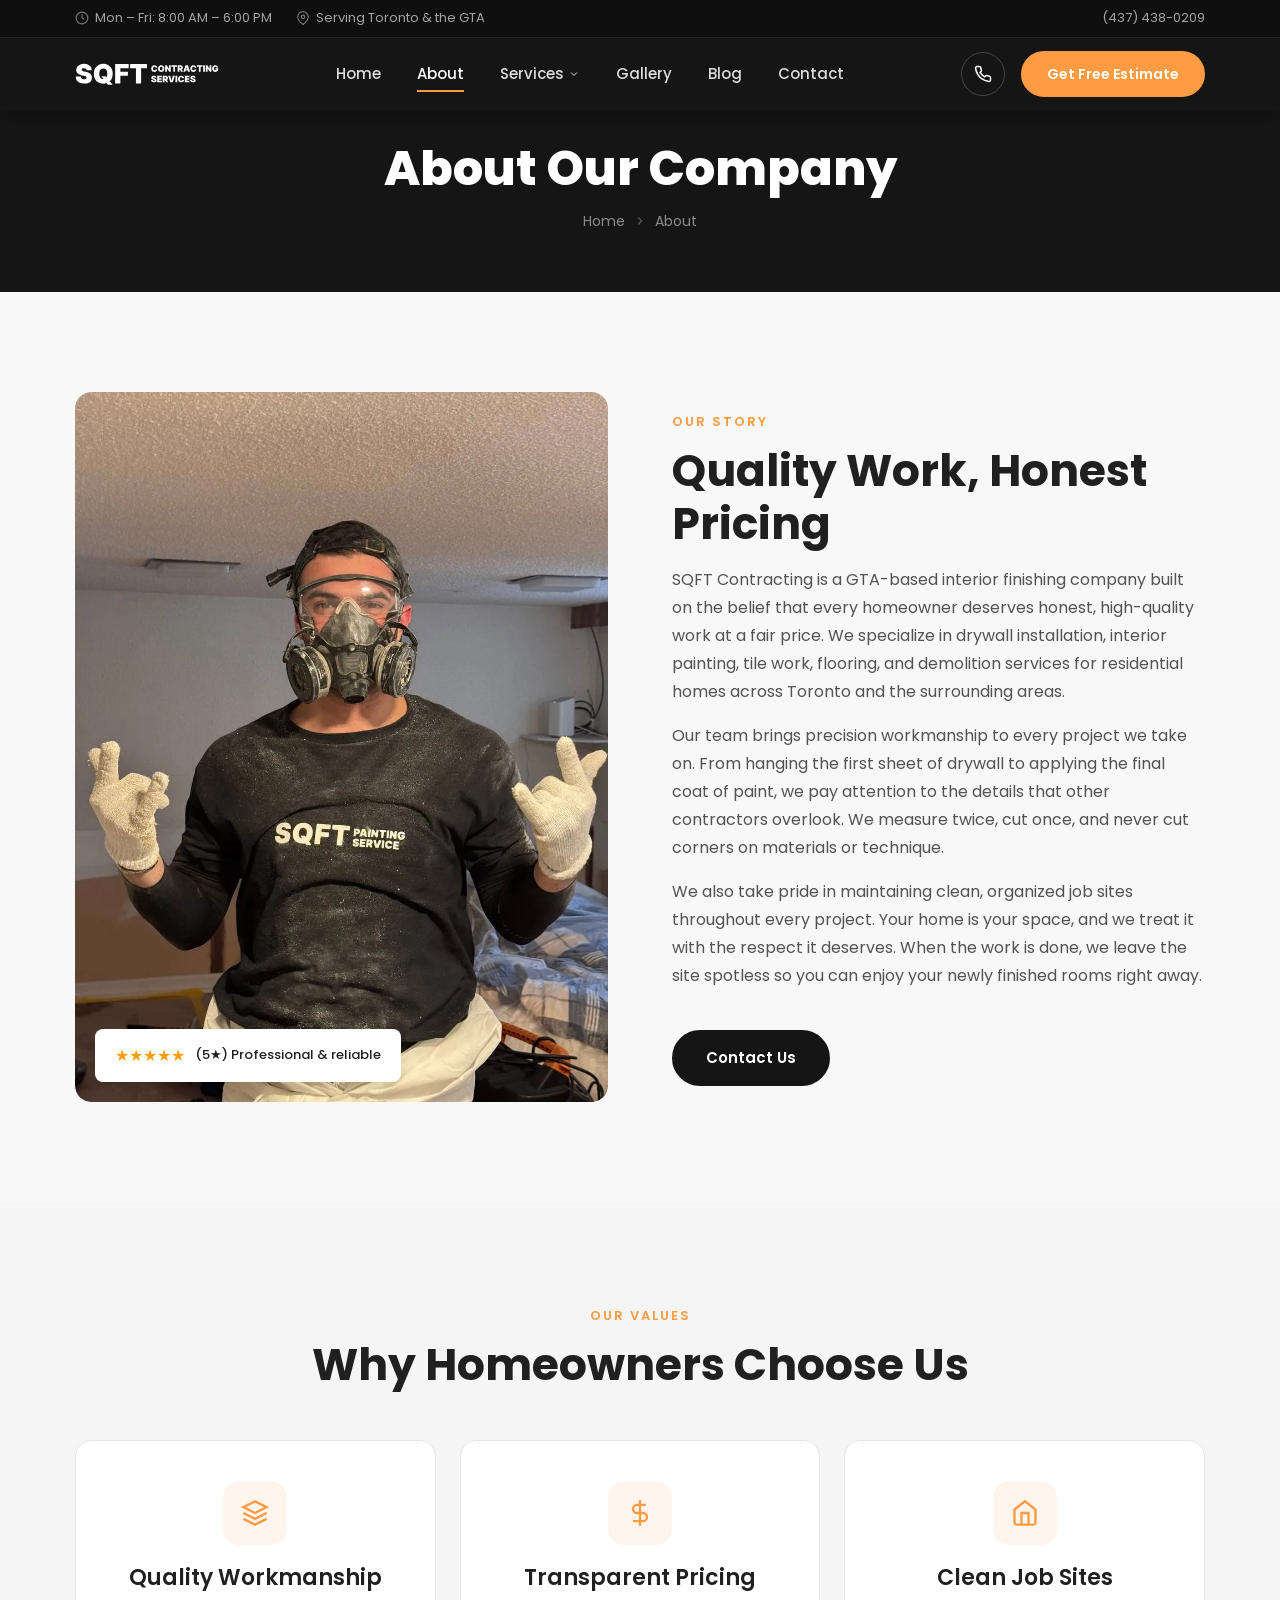
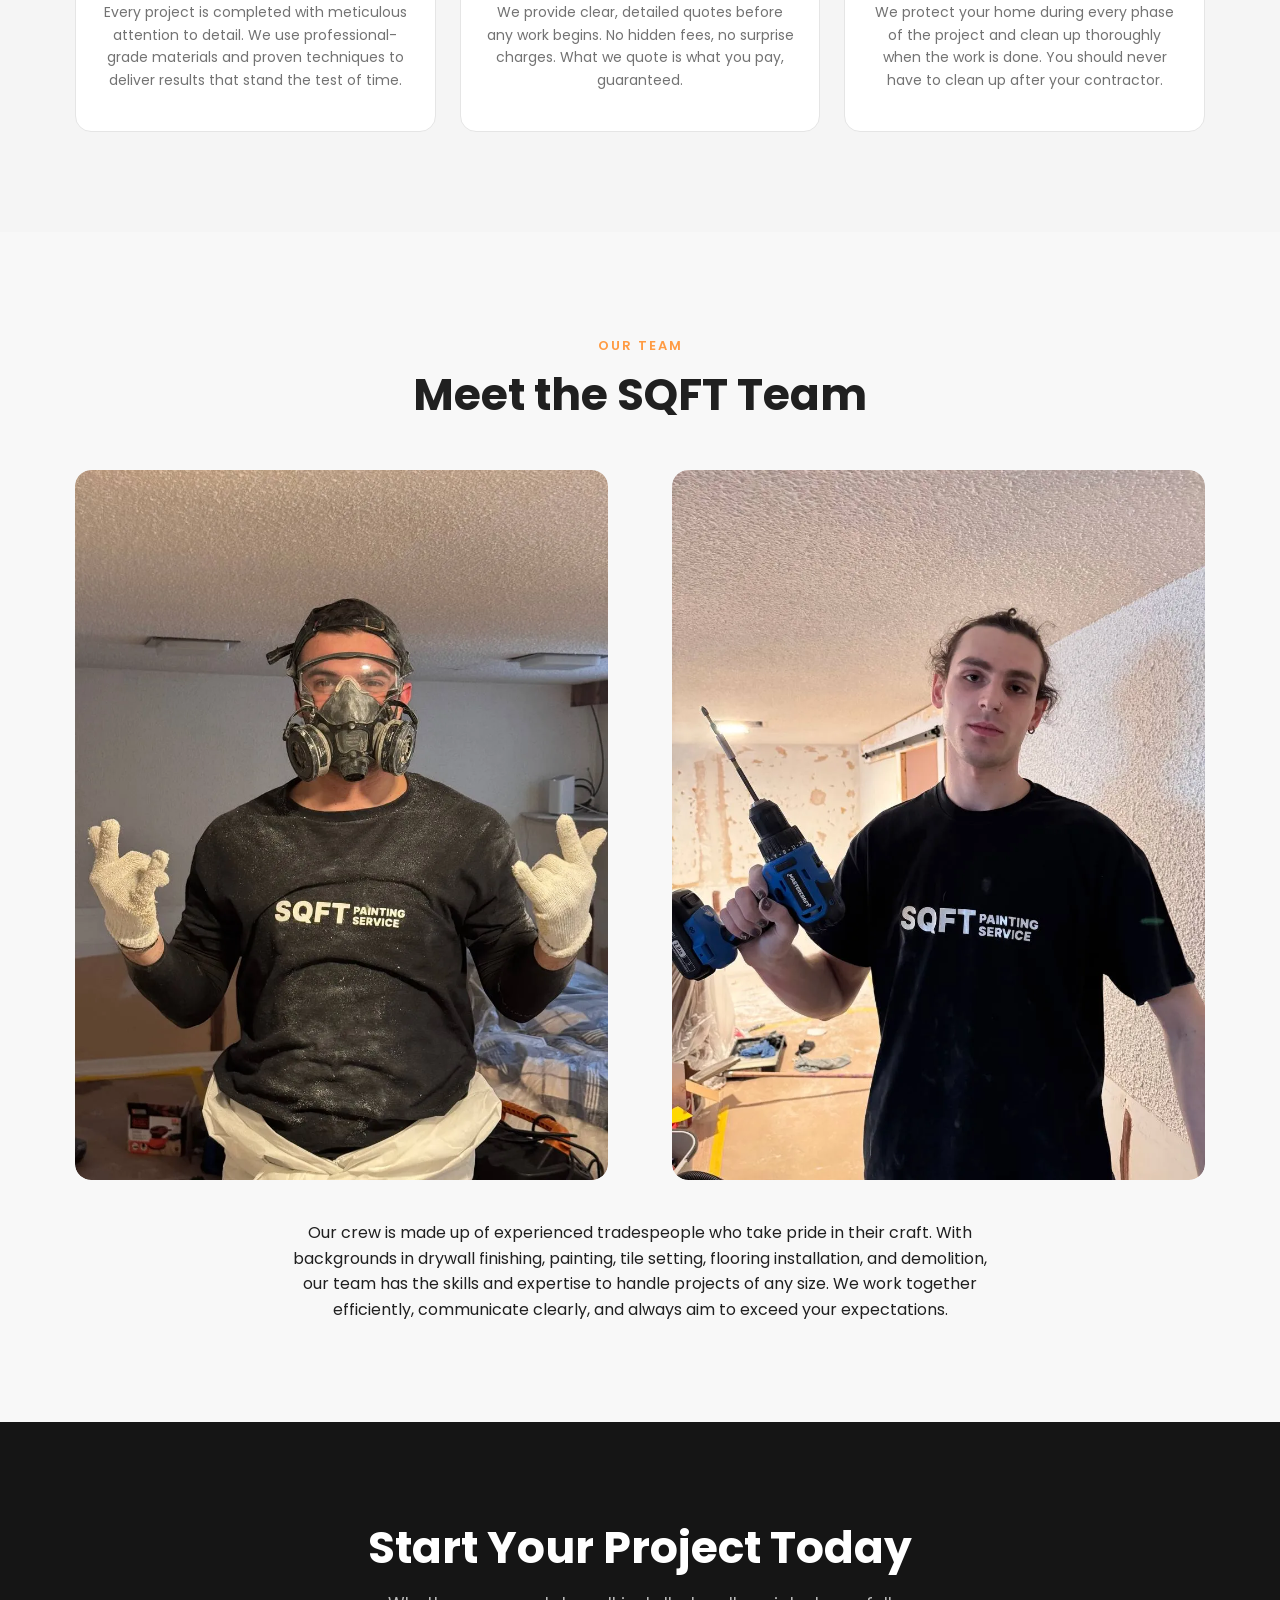
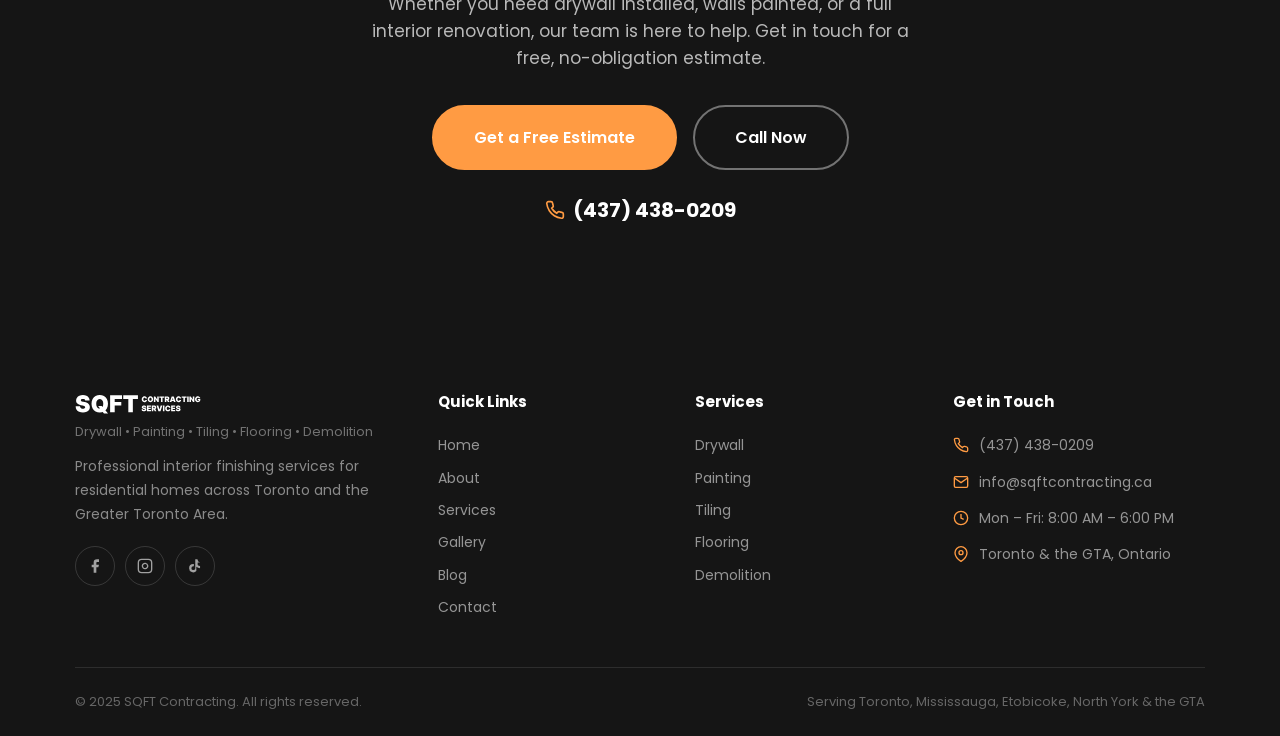
<file: about.html>
<!DOCTYPE html>
<html lang="en">
<head>
    <meta charset="UTF-8">
    <meta name="viewport" content="width=device-width, initial-scale=1.0">
    <title>About Us — SQFT Contracting | Drywall, Painting & Interior Finishing in GTA</title>
    <meta name="description" content="Learn about SQFT Contracting — a GTA-based interior finishing company specializing in drywall, painting, tiling, flooring, and demolition. Quality workmanship, transparent pricing, and clean job sites.">
    <meta name="keywords" content="about SQFT Contracting, GTA contractor, drywall company Toronto, interior finishing team, painting contractor GTA">
    <meta name="author" content="SQFT Contracting">
    <meta name="robots" content="index, follow">

    <!-- Open Graph -->
    <meta property="og:title" content="About SQFT Contracting — Professional Interior Finishing in GTA">
    <meta property="og:description" content="Meet the team behind SQFT Contracting. We deliver precision drywall, painting, tiling, flooring, and demolition services across the Greater Toronto Area.">
    <meta property="og:type" content="website">
    <meta property="og:locale" content="en_CA">

    <!-- Google Fonts -->
    <link rel="preconnect" href="https://fonts.googleapis.com">
    <link rel="preconnect" href="https://fonts.gstatic.com" crossorigin>
    <link href="https://fonts.googleapis.com/css2?family=Poppins:wght@400;500;600;700;800;900&display=swap" rel="stylesheet">

    <!-- Stylesheet -->
    <link rel="stylesheet" href="css/style.css">
    <link rel="icon" type="image/svg+xml" href="favicon.svg">
</head>
<body>

<!-- ════════════════════════════════════════════
     HEADER
     ════════════════════════════════════════════ -->
<header class="header header-solid">
    <!-- Top Bar -->
    <div class="header-top">
        <div class="container">
            <div class="header-top-left">
                <div class="header-top-item">
                    <svg viewBox="0 0 24 24" fill="none" stroke="currentColor" stroke-width="2"><circle cx="12" cy="12" r="10"/><path d="M12 6v6l4 2"/></svg>
                    Mon – Fri: 8:00 AM – 6:00 PM
                </div>
                <div class="header-top-item">
                    <svg viewBox="0 0 24 24" fill="none" stroke="currentColor" stroke-width="2"><path d="M21 10c0 7-9 13-9 13s-9-6-9-13a9 9 0 0118 0z"/><circle cx="12" cy="10" r="3"/></svg>
                    Serving Toronto &amp; the GTA
                </div>
            </div>
            <div class="header-top-right">
                <a href="tel:+14374380209">(437) 438-0209</a>
            </div>
        </div>
    </div>

    <!-- Navigation -->
    <nav class="nav">
        <div class="container">
            <a href="index.html" class="nav-logo"><img src="IMG/logo-white.svg" alt="SQFT Contracting"></a>

            <ul class="nav-menu">
                <li><a href="index.html" class="nav-link">Home</a></li>
                <li><a href="about.html" class="nav-link active">About</a></li>
                <li class="nav-dropdown">
                    <a href="services.html" class="nav-link">
                        Services
                        <svg class="chevron" viewBox="0 0 24 24" fill="none" stroke="currentColor" stroke-width="2"><path d="M6 9l6 6 6-6"/></svg>
                    </a>
                    <ul class="dropdown-menu">
                        <li><a href="services/drywall.html">Drywall</a></li>
                        <li><a href="services/painting.html">Painting</a></li>
                        <li><a href="services/tiling.html">Tiling</a></li>
                        <li><a href="services/flooring.html">Flooring</a></li>
                        <li><a href="services/demolition.html">Demolition</a>
                    <a href="five-day-house-painting.html">5-Day House Painting</a></li>
                        <li><a href="five-day-house-painting.html">5-Day House Painting</a></li>
                    </ul>
                </li>
                <li><a href="gallery.html" class="nav-link">Gallery</a></li>
                <li><a href="blog.html" class="nav-link">Blog</a></li>
                <li><a href="contact.html" class="nav-link">Contact</a></li>
            
            <!-- Mobile menu bottom -->
            <li class="nav-menu-bottom">
                <a href="tel:+14374380209" class="nav-menu-phone">
                    <svg viewBox="0 0 24 24" fill="none" stroke="currentColor" stroke-width="2"><path d="M22 16.92v3a2 2 0 01-2.18 2 19.79 19.79 0 01-8.63-3.07 19.5 19.5 0 01-6-6 19.79 19.79 0 01-3.07-8.67A2 2 0 014.11 2h3a2 2 0 012 1.72c.127.96.362 1.903.7 2.81a2 2 0 01-.45 2.11L8.09 9.91a16 16 0 006 6l1.27-1.27a2 2 0 012.11-.45c.907.338 1.85.573 2.81.7A2 2 0 0122 16.92z"/></svg>
                    (437) 438-0209
                </a>
                <a href="contact.html" class="nav-menu-cta">Get Free Estimate</a>
            </li>
        </ul>

            <div class="nav-right">
                <a href="tel:+14374380209" class="nav-phone" aria-label="Call us">
                    <svg viewBox="0 0 24 24" fill="none" stroke="currentColor" stroke-width="2"><path d="M22 16.92v3a2 2 0 01-2.18 2 19.79 19.79 0 01-8.63-3.07 19.5 19.5 0 01-6-6 19.79 19.79 0 01-3.07-8.67A2 2 0 014.11 2h3a2 2 0 012 1.72c.127.96.362 1.903.7 2.81a2 2 0 01-.45 2.11L8.09 9.91a16 16 0 006 6l1.27-1.27a2 2 0 012.11-.45c.907.338 1.85.573 2.81.7A2 2 0 0122 16.92z"/></svg>
                </a>
                <a href="contact.html" class="btn btn-primary btn-sm nav-cta">Get Free Estimate</a>
            </div>

            <button class="nav-toggle" aria-label="Toggle menu">
                <span></span>
                <span></span>
                <span></span>
            </button>
        </div>
    </nav>
</header>

<!-- Mobile backdrop -->
<div class="mobile-backdrop"></div>

<!-- ════════════════════════════════════════════
     SECTION 1 — PAGE HERO
     ════════════════════════════════════════════ -->
<section class="page-hero">
    <div class="container">
        <h1>About Our Company</h1>
        <div class="breadcrumb">
            <a href="index.html">Home</a>
            <svg viewBox="0 0 24 24" fill="none" stroke="currentColor" stroke-width="2"><path d="M9 18l6-6-6-6"/></svg>
            <span>About</span>
        </div>
    </div>
</section>

<!-- ════════════════════════════════════════════
     SECTION 2 — COMPANY STORY
     ════════════════════════════════════════════ -->
<section class="section">
    <div class="container">
        <div class="about-grid">
            <div class="about-image reveal">
                <img src="IMG/Team member.webp" alt="SQFT Contracting team member on-site" loading="lazy">
                <div class="about-image-badge">
                    <span class="stars">&#9733;&#9733;&#9733;&#9733;&#9733;</span>
                    (5&#9733;) Professional &amp; reliable
                </div>
            </div>

            <div class="about-content reveal">
                <span class="section-label">Our Story</span>
                <h2 class="section-title">Quality Work, Honest Pricing</h2>
                <p>SQFT Contracting is a GTA-based interior finishing company built on the belief that every homeowner deserves honest, high-quality work at a fair price. We specialize in drywall installation, interior painting, tile work, flooring, and demolition services for residential homes across Toronto and the surrounding areas.</p>
                <p>Our team brings precision workmanship to every project we take on. From hanging the first sheet of drywall to applying the final coat of paint, we pay attention to the details that other contractors overlook. We measure twice, cut once, and never cut corners on materials or technique.</p>
                <p>We also take pride in maintaining clean, organized job sites throughout every project. Your home is your space, and we treat it with the respect it deserves. When the work is done, we leave the site spotless so you can enjoy your newly finished rooms right away.</p>
                <a href="contact.html" class="btn btn-dark">Contact Us</a>
            </div>
        </div>
    </div>
</section>

<!-- ════════════════════════════════════════════
     SECTION 3 — OUR VALUES
     ════════════════════════════════════════════ -->
<section class="section section-gray">
    <div class="container">
        <div class="text-center reveal">
            <span class="section-label">Our Values</span>
            <h2 class="section-title">Why Homeowners Choose Us</h2>
        </div>

        <div class="features-grid reveal-group">
            <div class="feature-card">
                <div class="feature-icon">
                    <svg viewBox="0 0 24 24" fill="none" stroke="currentColor" stroke-width="2"><path d="M12 2L2 7l10 5 10-5-10-5z"/><path d="M2 17l10 5 10-5"/><path d="M2 12l10 5 10-5"/></svg>
                </div>
                <h3>Quality Workmanship</h3>
                <p>Every project is completed with meticulous attention to detail. We use professional-grade materials and proven techniques to deliver results that stand the test of time.</p>
            </div>

            <div class="feature-card">
                <div class="feature-icon">
                    <svg viewBox="0 0 24 24" fill="none" stroke="currentColor" stroke-width="2"><path d="M12 1v22"/><path d="M17 5H9.5a3.5 3.5 0 000 7h5a3.5 3.5 0 010 7H6"/></svg>
                </div>
                <h3>Transparent Pricing</h3>
                <p>We provide clear, detailed quotes before any work begins. No hidden fees, no surprise charges. What we quote is what you pay, guaranteed.</p>
            </div>

            <div class="feature-card">
                <div class="feature-icon">
                    <svg viewBox="0 0 24 24" fill="none" stroke="currentColor" stroke-width="2"><path d="M3 9l9-7 9 7v11a2 2 0 01-2 2H5a2 2 0 01-2-2z"/><polyline points="9 22 9 12 15 12 15 22"/></svg>
                </div>
                <h3>Clean Job Sites</h3>
                <p>We protect your home during every phase of the project and clean up thoroughly when the work is done. You should never have to clean up after your contractor.</p>
            </div>
        </div>
    </div>
</section>

<!-- ════════════════════════════════════════════
     SECTION 4 — MEET THE TEAM
     ════════════════════════════════════════════ -->
<section class="section">
    <div class="container">
        <div class="text-center reveal">
            <span class="section-label">Our Team</span>
            <h2 class="section-title">Meet the SQFT Team</h2>
        </div>

        <div class="about-grid reveal-group" style="margin-top: 48px;">
            <div class="about-image">
                <img src="IMG/Team member.webp" alt="Our team in branded gear" loading="lazy">
            </div>
            <div class="about-image">
                <img src="IMG/team member2.webp" alt="Skilled tradesperson at work" loading="lazy">
            </div>
        </div>

        <div class="text-center reveal" style="margin-top: 40px; max-width: 720px; margin-left: auto; margin-right: auto;">
            <p>Our crew is made up of experienced tradespeople who take pride in their craft. With backgrounds in drywall finishing, painting, tile setting, flooring installation, and demolition, our team has the skills and expertise to handle projects of any size. We work together efficiently, communicate clearly, and always aim to exceed your expectations.</p>
        </div>
    </div>
</section>

<!-- ════════════════════════════════════════════
     SECTION 5 — CTA
     ════════════════════════════════════════════ -->
<section class="cta-section">
    <div class="container">
        <h2>Start Your Project Today</h2>
        <p>Whether you need drywall installed, walls painted, or a full interior renovation, our team is here to help. Get in touch for a free, no-obligation estimate.</p>
        <div class="cta-buttons">
            <a href="contact.html" class="btn btn-primary btn-lg">Get a Free Estimate</a>
            <a href="tel:+14374380209" class="btn btn-outline-light btn-lg">Call Now</a>
        </div>
        <div class="cta-phone">
            <svg viewBox="0 0 24 24" fill="none" stroke="currentColor" stroke-width="2"><path d="M22 16.92v3a2 2 0 01-2.18 2 19.79 19.79 0 01-8.63-3.07 19.5 19.5 0 01-6-6 19.79 19.79 0 01-3.07-8.67A2 2 0 014.11 2h3a2 2 0 012 1.72c.127.96.362 1.903.7 2.81a2 2 0 01-.45 2.11L8.09 9.91a16 16 0 006 6l1.27-1.27a2 2 0 012.11-.45c.907.338 1.85.573 2.81.7A2 2 0 0122 16.92z"/></svg>
            (437) 438-0209
        </div>
    </div>
</section>

<!-- ════════════════════════════════════════════
     FOOTER
     ════════════════════════════════════════════ -->
<footer class="footer">
    <div class="container">
        <div class="footer-main">
            <!-- Brand -->
            <div class="footer-brand">
                <div class="footer-logo"><img src="IMG/logo-white.svg" alt="SQFT Contracting"></div>
                <div class="footer-tagline">Drywall &bull; Painting &bull; Tiling &bull; Flooring &bull; Demolition</div>
                <p>Professional interior finishing services for residential homes across Toronto and the Greater Toronto Area.</p>
                <div class="footer-social">
                    <a href="#" aria-label="Facebook">
                        <svg viewBox="0 0 24 24" fill="currentColor"><path d="M18 2h-3a5 5 0 00-5 5v3H7v4h3v8h4v-8h3l1-4h-4V7a1 1 0 011-1h3z"/></svg>
                    </a>
                    <a href="#" aria-label="Instagram">
                        <svg viewBox="0 0 24 24" fill="none" stroke="currentColor" stroke-width="2"><rect x="2" y="2" width="20" height="20" rx="5" ry="5"/><path d="M16 11.37A4 4 0 1112.63 8 4 4 0 0116 11.37z"/><line x1="17.5" y1="6.5" x2="17.51" y2="6.5"/></svg>
                    </a>
                    <a href="#" aria-label="TikTok">
                        <svg viewBox="0 0 24 24" fill="currentColor"><path d="M19.59 6.69a4.83 4.83 0 01-3.77-4.25V2h-3.45v13.67a2.89 2.89 0 01-2.88 2.5 2.89 2.89 0 01-2.89-2.89 2.89 2.89 0 012.89-2.89c.28 0 .54.04.79.1v-3.49a6.37 6.37 0 00-.79-.05A6.34 6.34 0 003.15 15.2a6.34 6.34 0 0010.86 4.48V13.2a8.16 8.16 0 005.58 2.17V12a4.83 4.83 0 01-3.58-1.63V6.69h3.58z"/></svg>
                    </a>
                </div>
            </div>

            <!-- Quick Links -->
            <div>
                <div class="footer-heading">Quick Links</div>
                <div class="footer-links">
                    <a href="index.html">Home</a>
                    <a href="about.html">About</a>
                    <a href="services.html">Services</a>
                    <a href="gallery.html">Gallery</a>
                    <a href="blog.html">Blog</a>
                    <a href="contact.html">Contact</a>
                </div>
            </div>

            <!-- Services -->
            <div>
                <div class="footer-heading">Services</div>
                <div class="footer-links">
                    <a href="services/drywall.html">Drywall</a>
                    <a href="services/painting.html">Painting</a>
                    <a href="services/tiling.html">Tiling</a>
                    <a href="services/flooring.html">Flooring</a>
                    <a href="services/demolition.html">Demolition</a>
                </div>
            </div>

            <!-- Contact -->
            <div>
                <div class="footer-heading">Get in Touch</div>
                <div class="footer-contact-item">
                    <svg viewBox="0 0 24 24" fill="none" stroke="currentColor" stroke-width="2"><path d="M22 16.92v3a2 2 0 01-2.18 2 19.79 19.79 0 01-8.63-3.07 19.5 19.5 0 01-6-6 19.79 19.79 0 01-3.07-8.67A2 2 0 014.11 2h3a2 2 0 012 1.72c.127.96.362 1.903.7 2.81a2 2 0 01-.45 2.11L8.09 9.91a16 16 0 006 6l1.27-1.27a2 2 0 012.11-.45c.907.338 1.85.573 2.81.7A2 2 0 0122 16.92z"/></svg>
                    <a href="tel:+14374380209">(437) 438-0209</a>
                </div>
                <div class="footer-contact-item">
                    <svg viewBox="0 0 24 24" fill="none" stroke="currentColor" stroke-width="2"><path d="M4 4h16c1.1 0 2 .9 2 2v12c0 1.1-.9 2-2 2H4c-1.1 0-2-.9-2-2V6c0-1.1.9-2 2-2z"/><path d="M22 6l-10 7L2 6"/></svg>
                    <a href="mailto:info@sqftcontracting.ca">info@sqftcontracting.ca</a>
                </div>
                <div class="footer-contact-item">
                    <svg viewBox="0 0 24 24" fill="none" stroke="currentColor" stroke-width="2"><circle cx="12" cy="12" r="10"/><path d="M12 6v6l4 2"/></svg>
                    Mon – Fri: 8:00 AM – 6:00 PM
                </div>
                <div class="footer-contact-item">
                    <svg viewBox="0 0 24 24" fill="none" stroke="currentColor" stroke-width="2"><path d="M21 10c0 7-9 13-9 13s-9-6-9-13a9 9 0 0118 0z"/><circle cx="12" cy="10" r="3"/></svg>
                    Toronto &amp; the GTA, Ontario
                </div>
            </div>
        </div>

        <div class="footer-bottom">
            <span>&copy; 2025 SQFT Contracting. All rights reserved.</span>
            <span>Serving Toronto, Mississauga, Etobicoke, North York &amp; the GTA</span>
        </div>
    </div>
</footer>

<!-- Scripts -->
<script src="js/main.js"></script>

</body>
</html>
</file>
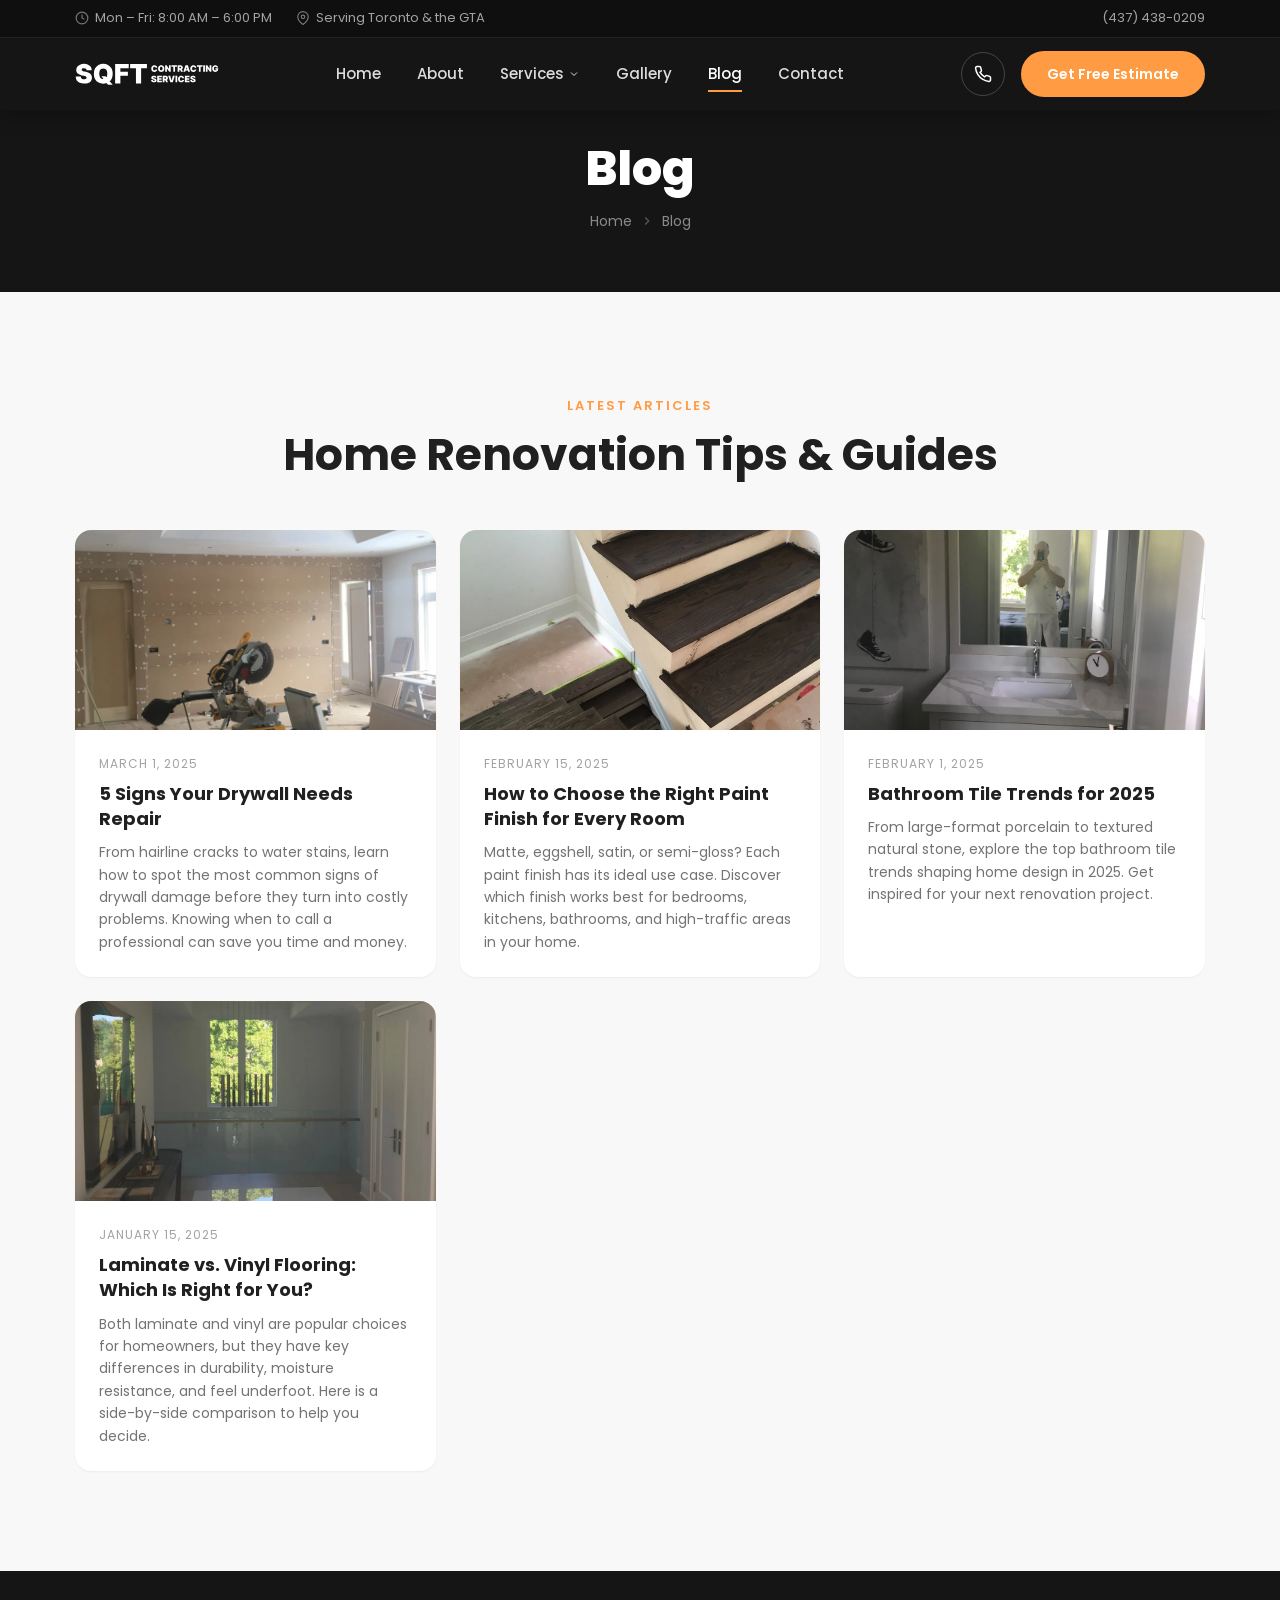
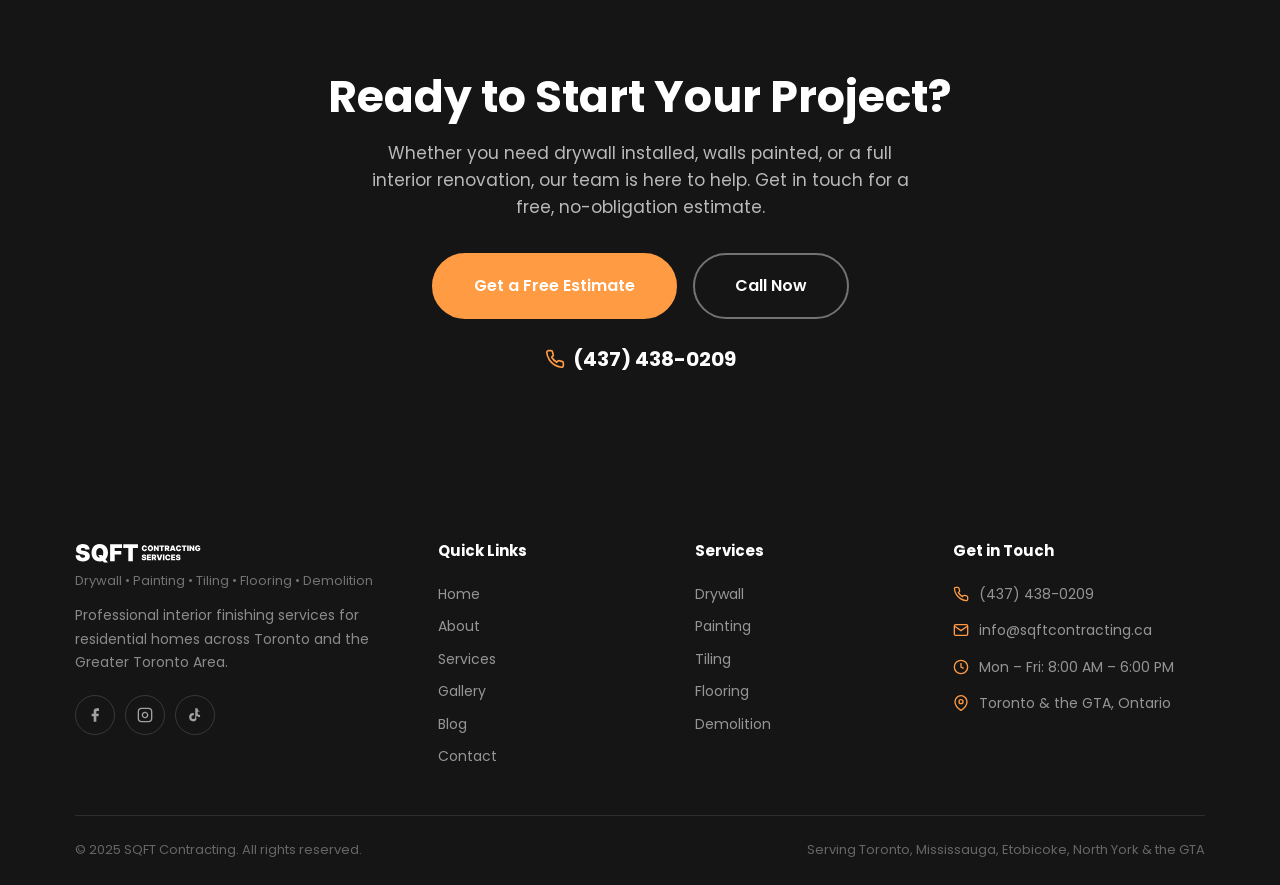
<file: blog.html>
<!DOCTYPE html>
<html lang="en">
<head>
    <meta charset="UTF-8">
    <meta name="viewport" content="width=device-width, initial-scale=1.0">
    <title>Blog — SQFT Contracting | Tips & Insights for Homeowners</title>
    <meta name="description" content="Read the latest tips and insights from SQFT Contracting. Expert advice on drywall, painting, tiling, flooring, and interior renovation for GTA homeowners.">
    <meta name="keywords" content="home renovation blog, drywall tips, painting advice, tiling trends, flooring comparison, SQFT Contracting blog">
    <meta name="author" content="SQFT Contracting">
    <meta name="robots" content="index, follow">

    <!-- Open Graph -->
    <meta property="og:title" content="Blog — SQFT Contracting | Tips & Insights for Homeowners">
    <meta property="og:description" content="Expert advice on drywall, painting, tiling, flooring, and interior renovation for GTA homeowners.">
    <meta property="og:type" content="website">
    <meta property="og:locale" content="en_CA">

    <!-- Google Fonts -->
    <link rel="preconnect" href="https://fonts.googleapis.com">
    <link rel="preconnect" href="https://fonts.gstatic.com" crossorigin>
    <link href="https://fonts.googleapis.com/css2?family=Poppins:wght@400;500;600;700;800;900&display=swap" rel="stylesheet">

    <!-- Stylesheet -->
    <link rel="stylesheet" href="css/style.css">
    <link rel="icon" type="image/svg+xml" href="favicon.svg">
</head>
<body>

<!-- ════════════════════════════════════════════
     HEADER
     ════════════════════════════════════════════ -->
<header class="header header-solid">
    <!-- Top Bar -->
    <div class="header-top">
        <div class="container">
            <div class="header-top-left">
                <div class="header-top-item">
                    <svg viewBox="0 0 24 24" fill="none" stroke="currentColor" stroke-width="2"><circle cx="12" cy="12" r="10"/><path d="M12 6v6l4 2"/></svg>
                    Mon – Fri: 8:00 AM – 6:00 PM
                </div>
                <div class="header-top-item">
                    <svg viewBox="0 0 24 24" fill="none" stroke="currentColor" stroke-width="2"><path d="M21 10c0 7-9 13-9 13s-9-6-9-13a9 9 0 0118 0z"/><circle cx="12" cy="10" r="3"/></svg>
                    Serving Toronto &amp; the GTA
                </div>
            </div>
            <div class="header-top-right">
                <a href="tel:+14374380209">(437) 438-0209</a>
            </div>
        </div>
    </div>

    <!-- Navigation -->
    <nav class="nav">
        <div class="container">
            <a href="index.html" class="nav-logo"><img src="IMG/logo-white.svg" alt="SQFT Contracting"></a>

            <ul class="nav-menu">
                <li><a href="index.html" class="nav-link">Home</a></li>
                <li><a href="about.html" class="nav-link">About</a></li>
                <li class="nav-dropdown">
                    <a href="services.html" class="nav-link">
                        Services
                        <svg class="chevron" viewBox="0 0 24 24" fill="none" stroke="currentColor" stroke-width="2"><path d="M6 9l6 6 6-6"/></svg>
                    </a>
                    <ul class="dropdown-menu">
                        <li><a href="services/drywall.html">Drywall</a></li>
                        <li><a href="services/painting.html">Painting</a></li>
                        <li><a href="services/tiling.html">Tiling</a></li>
                        <li><a href="services/flooring.html">Flooring</a></li>
                        <li><a href="services/demolition.html">Demolition</a>
                    <a href="five-day-house-painting.html">5-Day House Painting</a></li>
                        <li><a href="five-day-house-painting.html">5-Day House Painting</a></li>
                    </ul>
                </li>
                <li><a href="gallery.html" class="nav-link">Gallery</a></li>
                <li><a href="blog.html" class="nav-link active">Blog</a></li>
                <li><a href="contact.html" class="nav-link">Contact</a></li>
            
            <!-- Mobile menu bottom -->
            <li class="nav-menu-bottom">
                <a href="tel:+14374380209" class="nav-menu-phone">
                    <svg viewBox="0 0 24 24" fill="none" stroke="currentColor" stroke-width="2"><path d="M22 16.92v3a2 2 0 01-2.18 2 19.79 19.79 0 01-8.63-3.07 19.5 19.5 0 01-6-6 19.79 19.79 0 01-3.07-8.67A2 2 0 014.11 2h3a2 2 0 012 1.72c.127.96.362 1.903.7 2.81a2 2 0 01-.45 2.11L8.09 9.91a16 16 0 006 6l1.27-1.27a2 2 0 012.11-.45c.907.338 1.85.573 2.81.7A2 2 0 0122 16.92z"/></svg>
                    (437) 438-0209
                </a>
                <a href="contact.html" class="nav-menu-cta">Get Free Estimate</a>
            </li>
        </ul>

            <div class="nav-right">
                <a href="tel:+14374380209" class="nav-phone" aria-label="Call us">
                    <svg viewBox="0 0 24 24" fill="none" stroke="currentColor" stroke-width="2"><path d="M22 16.92v3a2 2 0 01-2.18 2 19.79 19.79 0 01-8.63-3.07 19.5 19.5 0 01-6-6 19.79 19.79 0 01-3.07-8.67A2 2 0 014.11 2h3a2 2 0 012 1.72c.127.96.362 1.903.7 2.81a2 2 0 01-.45 2.11L8.09 9.91a16 16 0 006 6l1.27-1.27a2 2 0 012.11-.45c.907.338 1.85.573 2.81.7A2 2 0 0122 16.92z"/></svg>
                </a>
                <a href="contact.html" class="btn btn-primary btn-sm nav-cta">Get Free Estimate</a>
            </div>

            <button class="nav-toggle" aria-label="Toggle menu">
                <span></span>
                <span></span>
                <span></span>
            </button>
        </div>
    </nav>
</header>

<!-- Mobile backdrop -->
<div class="mobile-backdrop"></div>

<!-- ════════════════════════════════════════════
     SECTION 1 — PAGE HERO
     ════════════════════════════════════════════ -->
<section class="page-hero">
    <div class="container">
        <h1>Blog</h1>
        <div class="breadcrumb">
            <a href="index.html">Home</a>
            <svg viewBox="0 0 24 24" fill="none" stroke="currentColor" stroke-width="2"><path d="M9 18l6-6-6-6"/></svg>
            <span>Blog</span>
        </div>
    </div>
</section>

<!-- ════════════════════════════════════════════
     SECTION 2 — BLOG POSTS
     ════════════════════════════════════════════ -->
<section class="section">
    <div class="container">
        <div class="text-center reveal">
            <span class="section-label">Latest Articles</span>
            <h2 class="section-title">Home Renovation Tips &amp; Guides</h2>
        </div>

        <div class="blog-grid reveal-group">
            <!-- Blog Card 1 -->
            <a href="blog/drywall-repair-signs.html" class="blog-card">
                <div class="blog-card-image">
                    <img src="IMG/4990242533686316005.webp" alt="Drywall damage signs - cracked and peeling wall" loading="lazy">
                </div>
                <div class="blog-card-body">
                    <div class="blog-card-date">March 1, 2025</div>
                    <h3 class="blog-card-title">5 Signs Your Drywall Needs Repair</h3>
                    <p class="blog-card-excerpt">From hairline cracks to water stains, learn how to spot the most common signs of drywall damage before they turn into costly problems. Knowing when to call a professional can save you time and money.</p>
                </div>
            </a>

            <!-- Blog Card 2 -->
            <a href="blog/paint-finish-guide.html" class="blog-card">
                <div class="blog-card-image">
                    <img src="IMG/4990242533686316002.webp" alt="Different paint finish samples on a wall" loading="lazy">
                </div>
                <div class="blog-card-body">
                    <div class="blog-card-date">February 15, 2025</div>
                    <h3 class="blog-card-title">How to Choose the Right Paint Finish for Every Room</h3>
                    <p class="blog-card-excerpt">Matte, eggshell, satin, or semi-gloss? Each paint finish has its ideal use case. Discover which finish works best for bedrooms, kitchens, bathrooms, and high-traffic areas in your home.</p>
                </div>
            </a>

            <!-- Blog Card 3 -->
            <a href="blog/bathroom-tile-trends.html" class="blog-card">
                <div class="blog-card-image">
                    <img src="IMG/4990242533686316008.webp" alt="Modern bathroom tile design trends" loading="lazy">
                </div>
                <div class="blog-card-body">
                    <div class="blog-card-date">February 1, 2025</div>
                    <h3 class="blog-card-title">Bathroom Tile Trends for 2025</h3>
                    <p class="blog-card-excerpt">From large-format porcelain to textured natural stone, explore the top bathroom tile trends shaping home design in 2025. Get inspired for your next renovation project.</p>
                </div>
            </a>

            <!-- Blog Card 4 -->
            <a href="#" class="blog-card">
                <div class="blog-card-image">
                    <img src="IMG/4990242533686316010.webp" alt="Laminate and vinyl flooring samples side by side" loading="lazy">
                </div>
                <div class="blog-card-body">
                    <div class="blog-card-date">January 15, 2025</div>
                    <h3 class="blog-card-title">Laminate vs. Vinyl Flooring: Which Is Right for You?</h3>
                    <p class="blog-card-excerpt">Both laminate and vinyl are popular choices for homeowners, but they have key differences in durability, moisture resistance, and feel underfoot. Here is a side-by-side comparison to help you decide.</p>
                </div>
            </a>
        </div>
    </div>
</section>

<!-- ════════════════════════════════════════════
     SECTION 3 — CTA
     ════════════════════════════════════════════ -->
<section class="cta-section">
    <div class="container">
        <h2>Ready to Start Your Project?</h2>
        <p>Whether you need drywall installed, walls painted, or a full interior renovation, our team is here to help. Get in touch for a free, no-obligation estimate.</p>
        <div class="cta-buttons">
            <a href="contact.html" class="btn btn-primary btn-lg">Get a Free Estimate</a>
            <a href="tel:+14374380209" class="btn btn-outline-light btn-lg">Call Now</a>
        </div>
        <div class="cta-phone">
            <svg viewBox="0 0 24 24" fill="none" stroke="currentColor" stroke-width="2"><path d="M22 16.92v3a2 2 0 01-2.18 2 19.79 19.79 0 01-8.63-3.07 19.5 19.5 0 01-6-6 19.79 19.79 0 01-3.07-8.67A2 2 0 014.11 2h3a2 2 0 012 1.72c.127.96.362 1.903.7 2.81a2 2 0 01-.45 2.11L8.09 9.91a16 16 0 006 6l1.27-1.27a2 2 0 012.11-.45c.907.338 1.85.573 2.81.7A2 2 0 0122 16.92z"/></svg>
            (437) 438-0209
        </div>
    </div>
</section>

<!-- ════════════════════════════════════════════
     FOOTER
     ════════════════════════════════════════════ -->
<footer class="footer">
    <div class="container">
        <div class="footer-main">
            <!-- Brand -->
            <div class="footer-brand">
                <div class="footer-logo"><img src="IMG/logo-white.svg" alt="SQFT Contracting"></div>
                <div class="footer-tagline">Drywall &bull; Painting &bull; Tiling &bull; Flooring &bull; Demolition</div>
                <p>Professional interior finishing services for residential homes across Toronto and the Greater Toronto Area.</p>
                <div class="footer-social">
                    <a href="#" aria-label="Facebook">
                        <svg viewBox="0 0 24 24" fill="currentColor"><path d="M18 2h-3a5 5 0 00-5 5v3H7v4h3v8h4v-8h3l1-4h-4V7a1 1 0 011-1h3z"/></svg>
                    </a>
                    <a href="#" aria-label="Instagram">
                        <svg viewBox="0 0 24 24" fill="none" stroke="currentColor" stroke-width="2"><rect x="2" y="2" width="20" height="20" rx="5" ry="5"/><path d="M16 11.37A4 4 0 1112.63 8 4 4 0 0116 11.37z"/><line x1="17.5" y1="6.5" x2="17.51" y2="6.5"/></svg>
                    </a>
                    <a href="#" aria-label="TikTok">
                        <svg viewBox="0 0 24 24" fill="currentColor"><path d="M19.59 6.69a4.83 4.83 0 01-3.77-4.25V2h-3.45v13.67a2.89 2.89 0 01-2.88 2.5 2.89 2.89 0 01-2.89-2.89 2.89 2.89 0 012.89-2.89c.28 0 .54.04.79.1v-3.49a6.37 6.37 0 00-.79-.05A6.34 6.34 0 003.15 15.2a6.34 6.34 0 0010.86 4.48V13.2a8.16 8.16 0 005.58 2.17V12a4.83 4.83 0 01-3.58-1.63V6.69h3.58z"/></svg>
                    </a>
                </div>
            </div>

            <!-- Quick Links -->
            <div>
                <div class="footer-heading">Quick Links</div>
                <div class="footer-links">
                    <a href="index.html">Home</a>
                    <a href="about.html">About</a>
                    <a href="services.html">Services</a>
                    <a href="gallery.html">Gallery</a>
                    <a href="blog.html">Blog</a>
                    <a href="contact.html">Contact</a>
                </div>
            </div>

            <!-- Services -->
            <div>
                <div class="footer-heading">Services</div>
                <div class="footer-links">
                    <a href="services/drywall.html">Drywall</a>
                    <a href="services/painting.html">Painting</a>
                    <a href="services/tiling.html">Tiling</a>
                    <a href="services/flooring.html">Flooring</a>
                    <a href="services/demolition.html">Demolition</a>
                </div>
            </div>

            <!-- Contact -->
            <div>
                <div class="footer-heading">Get in Touch</div>
                <div class="footer-contact-item">
                    <svg viewBox="0 0 24 24" fill="none" stroke="currentColor" stroke-width="2"><path d="M22 16.92v3a2 2 0 01-2.18 2 19.79 19.79 0 01-8.63-3.07 19.5 19.5 0 01-6-6 19.79 19.79 0 01-3.07-8.67A2 2 0 014.11 2h3a2 2 0 012 1.72c.127.96.362 1.903.7 2.81a2 2 0 01-.45 2.11L8.09 9.91a16 16 0 006 6l1.27-1.27a2 2 0 012.11-.45c.907.338 1.85.573 2.81.7A2 2 0 0122 16.92z"/></svg>
                    <a href="tel:+14374380209">(437) 438-0209</a>
                </div>
                <div class="footer-contact-item">
                    <svg viewBox="0 0 24 24" fill="none" stroke="currentColor" stroke-width="2"><path d="M4 4h16c1.1 0 2 .9 2 2v12c0 1.1-.9 2-2 2H4c-1.1 0-2-.9-2-2V6c0-1.1.9-2 2-2z"/><path d="M22 6l-10 7L2 6"/></svg>
                    <a href="mailto:info@sqftcontracting.ca">info@sqftcontracting.ca</a>
                </div>
                <div class="footer-contact-item">
                    <svg viewBox="0 0 24 24" fill="none" stroke="currentColor" stroke-width="2"><circle cx="12" cy="12" r="10"/><path d="M12 6v6l4 2"/></svg>
                    Mon – Fri: 8:00 AM – 6:00 PM
                </div>
                <div class="footer-contact-item">
                    <svg viewBox="0 0 24 24" fill="none" stroke="currentColor" stroke-width="2"><path d="M21 10c0 7-9 13-9 13s-9-6-9-13a9 9 0 0118 0z"/><circle cx="12" cy="10" r="3"/></svg>
                    Toronto &amp; the GTA, Ontario
                </div>
            </div>
        </div>

        <div class="footer-bottom">
            <span>&copy; 2025 SQFT Contracting. All rights reserved.</span>
            <span>Serving Toronto, Mississauga, Etobicoke, North York &amp; the GTA</span>
        </div>
    </div>
</footer>

<!-- Scripts -->
<script src="js/main.js"></script>

</body>
</html>
</file>
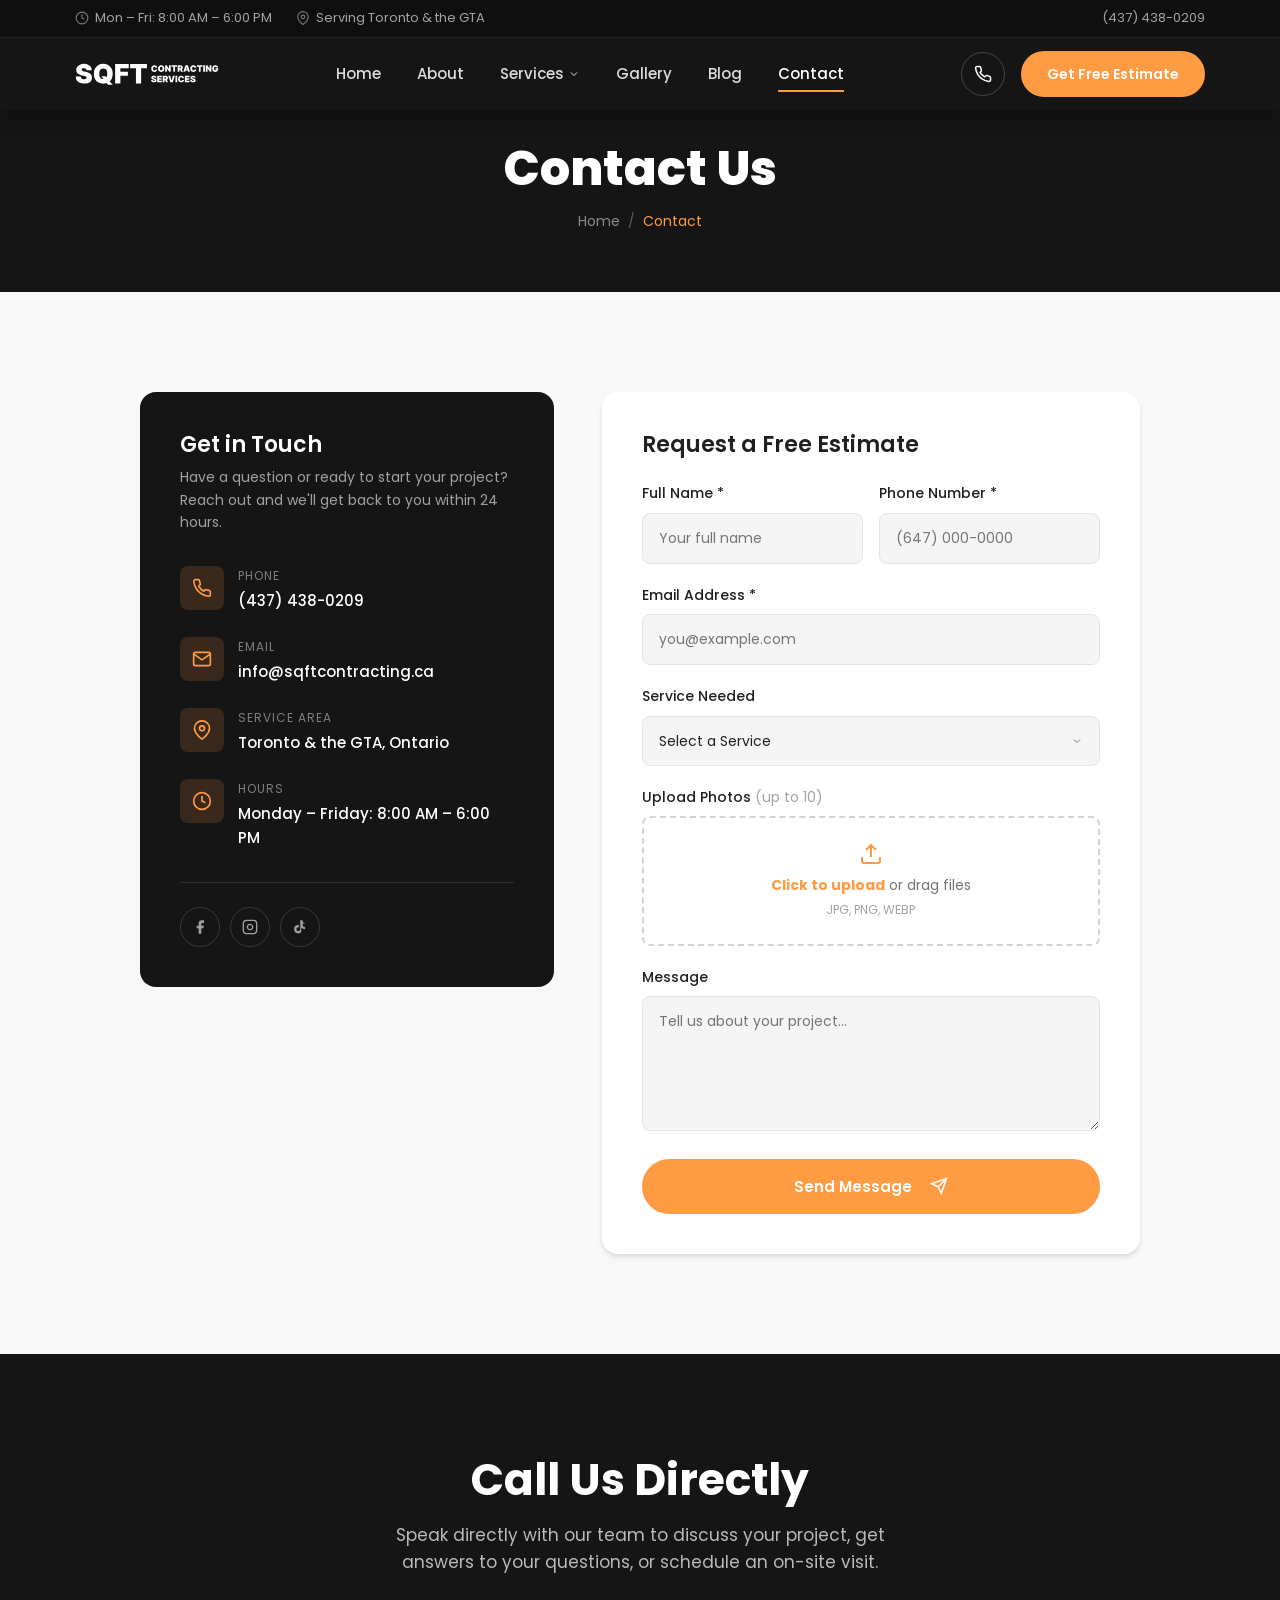
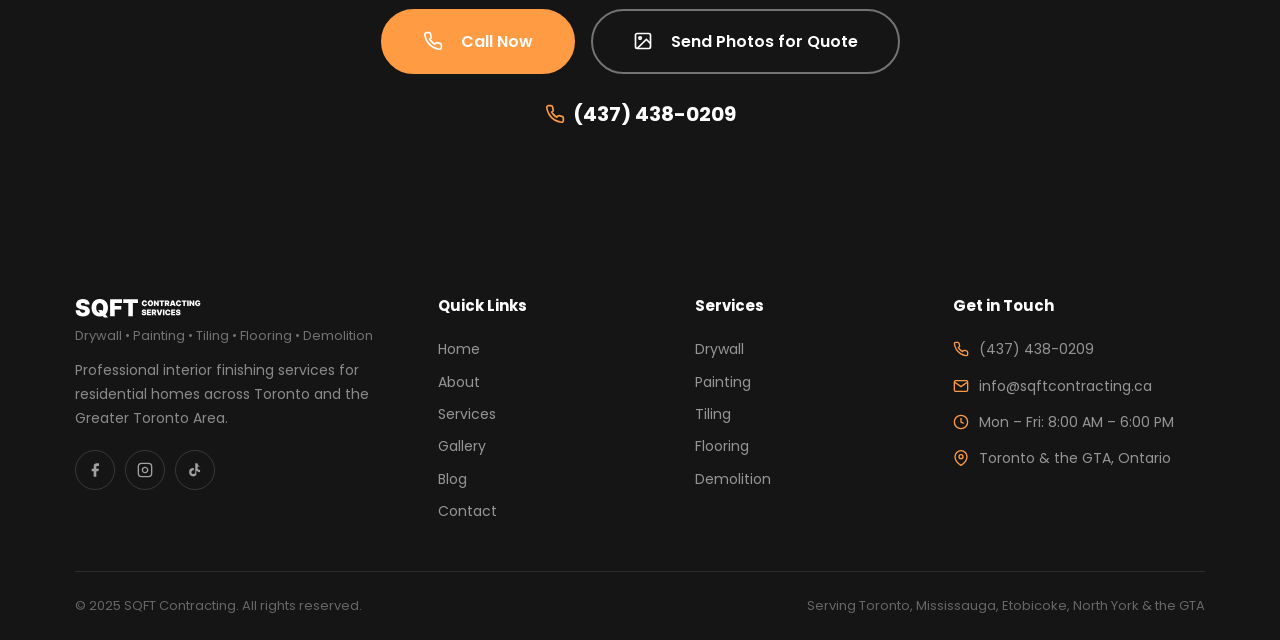
<file: contact.html>
<!DOCTYPE html>
<html lang="en">
<head>
    <meta charset="UTF-8">
    <meta name="viewport" content="width=device-width, initial-scale=1.0">
    <title>Contact Us — SQFT Contracting | Free Estimate in Toronto &amp; GTA</title>
    <meta name="description" content="Contact SQFT Contracting for a free estimate on drywall, painting, tiling, flooring, and demolition services in Toronto and the GTA. Call (437) 438-0209.">
    <meta name="keywords" content="contact SQFT Contracting, free estimate Toronto, painting quote GTA, drywall contractor contact">
    <meta name="author" content="SQFT Contracting">
    <meta name="robots" content="index, follow">

    <!-- Open Graph -->
    <meta property="og:title" content="Contact Us — SQFT Contracting">
    <meta property="og:description" content="Get a free estimate for drywall, painting, tiling, flooring, and demolition in Toronto & the GTA.">
    <meta property="og:type" content="website">
    <meta property="og:locale" content="en_CA">

    <!-- Google Fonts -->
    <link rel="preconnect" href="https://fonts.googleapis.com">
    <link rel="preconnect" href="https://fonts.gstatic.com" crossorigin>
    <link href="https://fonts.googleapis.com/css2?family=Poppins:wght@400;500;600;700;800;900&display=swap" rel="stylesheet">

    <!-- Stylesheet -->
    <link rel="stylesheet" href="css/style.css">
    <link rel="icon" type="image/svg+xml" href="favicon.svg">
</head>
<body>

<!-- ════════════════════════════════════════════
     HEADER
     ════════════════════════════════════════════ -->
<header class="header header-solid">
    <!-- Top Bar -->
    <div class="header-top">
        <div class="container">
            <div class="header-top-left">
                <div class="header-top-item">
                    <svg viewBox="0 0 24 24" fill="none" stroke="currentColor" stroke-width="2"><circle cx="12" cy="12" r="10"/><path d="M12 6v6l4 2"/></svg>
                    Mon – Fri: 8:00 AM – 6:00 PM
                </div>
                <div class="header-top-item">
                    <svg viewBox="0 0 24 24" fill="none" stroke="currentColor" stroke-width="2"><path d="M21 10c0 7-9 13-9 13s-9-6-9-13a9 9 0 0118 0z"/><circle cx="12" cy="10" r="3"/></svg>
                    Serving Toronto &amp; the GTA
                </div>
            </div>
            <div class="header-top-right">
                <a href="tel:+14374380209">(437) 438-0209</a>
            </div>
        </div>
    </div>

    <!-- Navigation -->
    <nav class="nav">
        <div class="container">
            <a href="index.html" class="nav-logo"><img src="IMG/logo-white.svg" alt="SQFT Contracting"></a>

            <ul class="nav-menu">
                <li><a href="index.html" class="nav-link">Home</a></li>
                <li><a href="about.html" class="nav-link">About</a></li>
                <li class="nav-dropdown">
                    <a href="services.html" class="nav-link">
                        Services
                        <svg class="chevron" viewBox="0 0 24 24" fill="none" stroke="currentColor" stroke-width="2"><path d="M6 9l6 6 6-6"/></svg>
                    </a>
                    <ul class="dropdown-menu">
                        <li><a href="services/drywall.html">Drywall</a></li>
                        <li><a href="services/painting.html">Painting</a></li>
                        <li><a href="services/tiling.html">Tiling</a></li>
                        <li><a href="services/flooring.html">Flooring</a></li>
                        <li><a href="services/demolition.html">Demolition</a>
                    <a href="five-day-house-painting.html">5-Day House Painting</a></li>
                        <li><a href="five-day-house-painting.html">5-Day House Painting</a></li>
                    </ul>
                </li>
                <li><a href="gallery.html" class="nav-link">Gallery</a></li>
                <li><a href="blog.html" class="nav-link">Blog</a></li>
                <li><a href="contact.html" class="nav-link active">Contact</a></li>
            
            <!-- Mobile menu bottom -->
            <li class="nav-menu-bottom">
                <a href="tel:+14374380209" class="nav-menu-phone">
                    <svg viewBox="0 0 24 24" fill="none" stroke="currentColor" stroke-width="2"><path d="M22 16.92v3a2 2 0 01-2.18 2 19.79 19.79 0 01-8.63-3.07 19.5 19.5 0 01-6-6 19.79 19.79 0 01-3.07-8.67A2 2 0 014.11 2h3a2 2 0 012 1.72c.127.96.362 1.903.7 2.81a2 2 0 01-.45 2.11L8.09 9.91a16 16 0 006 6l1.27-1.27a2 2 0 012.11-.45c.907.338 1.85.573 2.81.7A2 2 0 0122 16.92z"/></svg>
                    (437) 438-0209
                </a>
                <a href="contact.html" class="nav-menu-cta">Get Free Estimate</a>
            </li>
        </ul>

            <div class="nav-right">
                <a href="tel:+14374380209" class="nav-phone" aria-label="Call us">
                    <svg viewBox="0 0 24 24" fill="none" stroke="currentColor" stroke-width="2"><path d="M22 16.92v3a2 2 0 01-2.18 2 19.79 19.79 0 01-8.63-3.07 19.5 19.5 0 01-6-6 19.79 19.79 0 01-3.07-8.67A2 2 0 014.11 2h3a2 2 0 012 1.72c.127.96.362 1.903.7 2.81a2 2 0 01-.45 2.11L8.09 9.91a16 16 0 006 6l1.27-1.27a2 2 0 012.11-.45c.907.338 1.85.573 2.81.7A2 2 0 0122 16.92z"/></svg>
                </a>
                <a href="contact.html" class="btn btn-primary btn-sm nav-cta">Get Free Estimate</a>
            </div>

            <button class="nav-toggle" aria-label="Toggle menu">
                <span></span>
                <span></span>
                <span></span>
            </button>
        </div>
    </nav>
</header>

<!-- Mobile backdrop -->
<div class="mobile-backdrop"></div>

<!-- ════════════════════════════════════════════
     PAGE HERO
     ════════════════════════════════════════════ -->
<section class="page-hero">
    <div class="container">
        <h1>Contact Us</h1>
        <div class="breadcrumb">
            <a href="index.html">Home</a>
            <span class="separator">/</span>
            <span class="current">Contact</span>
        </div>
    </div>
</section>

<!-- ════════════════════════════════════════════
     CONTACT SECTION
     ════════════════════════════════════════════ -->
<section class="section">
    <div class="container">
        <div class="contact-grid">

            <!-- Left: Contact Info Card -->
            <div class="contact-info-card reveal">
                <h3>Get in Touch</h3>
                <p>Have a question or ready to start your project? Reach out and we'll get back to you within 24 hours.</p>

                <!-- Phone -->
                <div class="contact-info-item">
                    <div class="contact-info-icon">
                        <svg viewBox="0 0 24 24" fill="none" stroke="currentColor" stroke-width="2"><path d="M22 16.92v3a2 2 0 01-2.18 2 19.79 19.79 0 01-8.63-3.07 19.5 19.5 0 01-6-6 19.79 19.79 0 01-3.07-8.67A2 2 0 014.11 2h3a2 2 0 012 1.72c.127.96.362 1.903.7 2.81a2 2 0 01-.45 2.11L8.09 9.91a16 16 0 006 6l1.27-1.27a2 2 0 012.11-.45c.907.338 1.85.573 2.81.7A2 2 0 0122 16.92z"/></svg>
                    </div>
                    <div>
                        <div class="contact-info-label">Phone</div>
                        <div class="contact-info-value"><a href="tel:+14374380209">(437) 438-0209</a></div>
                    </div>
                </div>

                <!-- Email -->
                <div class="contact-info-item">
                    <div class="contact-info-icon">
                        <svg viewBox="0 0 24 24" fill="none" stroke="currentColor" stroke-width="2"><path d="M4 4h16c1.1 0 2 .9 2 2v12c0 1.1-.9 2-2 2H4c-1.1 0-2-.9-2-2V6c0-1.1.9-2 2-2z"/><path d="M22 6l-10 7L2 6"/></svg>
                    </div>
                    <div>
                        <div class="contact-info-label">Email</div>
                        <div class="contact-info-value"><a href="mailto:info@sqftcontracting.ca">info@sqftcontracting.ca</a></div>
                    </div>
                </div>

                <!-- Service Area -->
                <div class="contact-info-item">
                    <div class="contact-info-icon">
                        <svg viewBox="0 0 24 24" fill="none" stroke="currentColor" stroke-width="2"><path d="M21 10c0 7-9 13-9 13s-9-6-9-13a9 9 0 0118 0z"/><circle cx="12" cy="10" r="3"/></svg>
                    </div>
                    <div>
                        <div class="contact-info-label">Service Area</div>
                        <div class="contact-info-value">Toronto &amp; the GTA, Ontario</div>
                    </div>
                </div>

                <!-- Hours -->
                <div class="contact-info-item">
                    <div class="contact-info-icon">
                        <svg viewBox="0 0 24 24" fill="none" stroke="currentColor" stroke-width="2"><circle cx="12" cy="12" r="10"/><path d="M12 6v6l4 2"/></svg>
                    </div>
                    <div>
                        <div class="contact-info-label">Hours</div>
                        <div class="contact-info-value">Monday – Friday: 8:00 AM – 6:00 PM</div>
                    </div>
                </div>

                <!-- Social Links -->
                <div class="footer-social" style="margin-top: 32px; padding-top: 24px; border-top: 1px solid rgba(255,255,255,0.1);">
                    <a href="#" aria-label="Facebook">
                        <svg viewBox="0 0 24 24" fill="currentColor"><path d="M18 2h-3a5 5 0 00-5 5v3H7v4h3v8h4v-8h3l1-4h-4V7a1 1 0 011-1h3z"/></svg>
                    </a>
                    <a href="#" aria-label="Instagram">
                        <svg viewBox="0 0 24 24" fill="none" stroke="currentColor" stroke-width="2"><rect x="2" y="2" width="20" height="20" rx="5" ry="5"/><path d="M16 11.37A4 4 0 1112.63 8 4 4 0 0116 11.37z"/><line x1="17.5" y1="6.5" x2="17.51" y2="6.5"/></svg>
                    </a>
                    <a href="#" aria-label="TikTok">
                        <svg viewBox="0 0 24 24" fill="currentColor"><path d="M19.59 6.69a4.83 4.83 0 01-3.77-4.25V2h-3.45v13.67a2.89 2.89 0 01-2.88 2.5 2.89 2.89 0 01-2.89-2.89 2.89 2.89 0 012.89-2.89c.28 0 .54.04.79.1v-3.49a6.37 6.37 0 00-.79-.05A6.34 6.34 0 003.15 15.2a6.34 6.34 0 0010.86 4.48V13.2a8.16 8.16 0 005.58 2.17V12a4.83 4.83 0 01-3.58-1.63V6.69h3.58z"/></svg>
                    </a>
                </div>
            </div>

            <!-- Right: Contact Form Card -->
            <div class="contact-form-card reveal">
                <h3 style="margin-bottom: 24px;">Request a Free Estimate</h3>

                <form id="contact-form">
                    <!-- Row 1: Name + Phone -->
                    <div class="form-row">
                        <div class="form-group">
                            <label class="form-label" for="contact-name">Full Name *</label>
                            <input type="text" id="contact-name" name="name" class="form-input" placeholder="Your full name" required>
                        </div>
                        <div class="form-group">
                            <label class="form-label" for="contact-phone">Phone Number *</label>
                            <input type="tel" id="contact-phone" name="phone" class="form-input" placeholder="(647) 000-0000" required>
                        </div>
                    </div>

                    <!-- Row 2: Email -->
                    <div class="form-group">
                        <label class="form-label" for="contact-email">Email Address *</label>
                        <input type="email" id="contact-email" name="email" class="form-input" placeholder="you@example.com" required>
                    </div>

                    <!-- Row 3: Service Needed -->
                    <div class="form-group">
                        <label class="form-label" for="contact-service">Service Needed</label>
                        <select id="contact-service" name="service" class="form-select">
                            <option value="">Select a Service</option>
                            <option value="drywall">Drywall</option>
                            <option value="painting">Painting</option>
                            <option value="tiling">Tiling</option>
                            <option value="flooring">Flooring</option>
                            <option value="demolition">Demolition</option>
                            <option value="multiple">Multiple Services</option>
                        </select>
                    </div>

                    <!-- Row 4: Upload Photos -->
                    <div class="form-group">
                        <label class="form-label">Upload Photos <span style="font-weight:400;color:var(--color-gray-400);">(up to 10)</span></label>
                        <div class="file-upload">
                            <div class="file-upload-text">
                                <svg viewBox="0 0 24 24" fill="none" stroke="currentColor" stroke-width="2" style="width: 24px; height: 24px; display: block; margin: 0 auto 8px; color: var(--color-accent);"><path d="M21 15v4a2 2 0 01-2 2H5a2 2 0 01-2-2v-4"/><polyline points="17 8 12 3 7 8"/><line x1="12" y1="3" x2="12" y2="15"/></svg>
                                <strong>Click to upload</strong> or drag files
                                <div style="font-size:12px;color:var(--color-gray-400);margin-top:4px;">JPG, PNG, WEBP</div>
                            </div>
                            <input type="file" name="photos" accept="image/*" multiple>
                        </div>
                    </div>

                    <!-- Row 5: Message -->
                    <div class="form-group">
                        <label class="form-label" for="contact-message">Message</label>
                        <textarea id="contact-message" name="message" class="form-textarea" rows="5" placeholder="Tell us about your project..."></textarea>
                    </div>

                    <!-- Submit -->
                    <button type="submit" class="btn btn-primary" style="width: 100%;">
                        Send Message
                        <svg viewBox="0 0 24 24" fill="none" stroke="currentColor" stroke-width="2" style="width: 18px; height: 18px; margin-left: 8px; vertical-align: middle;"><path d="M22 2L11 13"/><path d="M22 2l-7 20-4-9-9-4 20-7z"/></svg>
                    </button>
                </form>
            </div>

        </div>
    </div>
</section>

<!-- ════════════════════════════════════════════
     CTA SECTION
     ════════════════════════════════════════════ -->
<section class="cta-section">
    <div class="container">
        <h2>Call Us Directly</h2>
        <p>Speak directly with our team to discuss your project, get answers to your questions, or schedule an on-site visit.</p>
        <div class="cta-buttons">
            <a href="tel:+14374380209" class="btn btn-primary btn-lg">
                <svg viewBox="0 0 24 24" fill="none" stroke="currentColor" stroke-width="2" style="width: 20px; height: 20px; margin-right: 8px; vertical-align: middle;"><path d="M22 16.92v3a2 2 0 01-2.18 2 19.79 19.79 0 01-8.63-3.07 19.5 19.5 0 01-6-6 19.79 19.79 0 01-3.07-8.67A2 2 0 014.11 2h3a2 2 0 012 1.72c.127.96.362 1.903.7 2.81a2 2 0 01-.45 2.11L8.09 9.91a16 16 0 006 6l1.27-1.27a2 2 0 012.11-.45c.907.338 1.85.573 2.81.7A2 2 0 0122 16.92z"/></svg>
                Call Now
            </a>
            <a href="mailto:info@sqftcontracting.ca?subject=Photos%20for%20Quote" class="btn btn-outline-light btn-lg">
                <svg viewBox="0 0 24 24" fill="none" stroke="currentColor" stroke-width="2" style="width: 20px; height: 20px; margin-right: 8px; vertical-align: middle;"><rect x="3" y="3" width="18" height="18" rx="2" ry="2"/><circle cx="8.5" cy="8.5" r="1.5"/><path d="M21 15l-5-5L5 21"/></svg>
                Send Photos for Quote
            </a>
        </div>
        <div class="cta-phone">
            <svg viewBox="0 0 24 24" fill="none" stroke="currentColor" stroke-width="2"><path d="M22 16.92v3a2 2 0 01-2.18 2 19.79 19.79 0 01-8.63-3.07 19.5 19.5 0 01-6-6 19.79 19.79 0 01-3.07-8.67A2 2 0 014.11 2h3a2 2 0 012 1.72c.127.96.362 1.903.7 2.81a2 2 0 01-.45 2.11L8.09 9.91a16 16 0 006 6l1.27-1.27a2 2 0 012.11-.45c.907.338 1.85.573 2.81.7A2 2 0 0122 16.92z"/></svg>
            (437) 438-0209
        </div>
    </div>
</section>

<!-- ════════════════════════════════════════════
     FOOTER
     ════════════════════════════════════════════ -->
<footer class="footer">
    <div class="container">
        <div class="footer-main">
            <!-- Brand -->
            <div class="footer-brand">
                <div class="footer-logo"><img src="IMG/logo-white.svg" alt="SQFT Contracting"></div>
                <div class="footer-tagline">Drywall &bull; Painting &bull; Tiling &bull; Flooring &bull; Demolition</div>
                <p>Professional interior finishing services for residential homes across Toronto and the Greater Toronto Area.</p>
                <div class="footer-social">
                    <a href="#" aria-label="Facebook">
                        <svg viewBox="0 0 24 24" fill="currentColor"><path d="M18 2h-3a5 5 0 00-5 5v3H7v4h3v8h4v-8h3l1-4h-4V7a1 1 0 011-1h3z"/></svg>
                    </a>
                    <a href="#" aria-label="Instagram">
                        <svg viewBox="0 0 24 24" fill="none" stroke="currentColor" stroke-width="2"><rect x="2" y="2" width="20" height="20" rx="5" ry="5"/><path d="M16 11.37A4 4 0 1112.63 8 4 4 0 0116 11.37z"/><line x1="17.5" y1="6.5" x2="17.51" y2="6.5"/></svg>
                    </a>
                    <a href="#" aria-label="TikTok">
                        <svg viewBox="0 0 24 24" fill="currentColor"><path d="M19.59 6.69a4.83 4.83 0 01-3.77-4.25V2h-3.45v13.67a2.89 2.89 0 01-2.88 2.5 2.89 2.89 0 01-2.89-2.89 2.89 2.89 0 012.89-2.89c.28 0 .54.04.79.1v-3.49a6.37 6.37 0 00-.79-.05A6.34 6.34 0 003.15 15.2a6.34 6.34 0 0010.86 4.48V13.2a8.16 8.16 0 005.58 2.17V12a4.83 4.83 0 01-3.58-1.63V6.69h3.58z"/></svg>
                    </a>
                </div>
            </div>

            <!-- Quick Links -->
            <div>
                <div class="footer-heading">Quick Links</div>
                <div class="footer-links">
                    <a href="index.html">Home</a>
                    <a href="about.html">About</a>
                    <a href="services.html">Services</a>
                    <a href="gallery.html">Gallery</a>
                    <a href="blog.html">Blog</a>
                    <a href="contact.html">Contact</a>
                </div>
            </div>

            <!-- Services -->
            <div>
                <div class="footer-heading">Services</div>
                <div class="footer-links">
                    <a href="services/drywall.html">Drywall</a>
                    <a href="services/painting.html">Painting</a>
                    <a href="services/tiling.html">Tiling</a>
                    <a href="services/flooring.html">Flooring</a>
                    <a href="services/demolition.html">Demolition</a>
                </div>
            </div>

            <!-- Contact -->
            <div>
                <div class="footer-heading">Get in Touch</div>
                <div class="footer-contact-item">
                    <svg viewBox="0 0 24 24" fill="none" stroke="currentColor" stroke-width="2"><path d="M22 16.92v3a2 2 0 01-2.18 2 19.79 19.79 0 01-8.63-3.07 19.5 19.5 0 01-6-6 19.79 19.79 0 01-3.07-8.67A2 2 0 014.11 2h3a2 2 0 012 1.72c.127.96.362 1.903.7 2.81a2 2 0 01-.45 2.11L8.09 9.91a16 16 0 006 6l1.27-1.27a2 2 0 012.11-.45c.907.338 1.85.573 2.81.7A2 2 0 0122 16.92z"/></svg>
                    <a href="tel:+14374380209">(437) 438-0209</a>
                </div>
                <div class="footer-contact-item">
                    <svg viewBox="0 0 24 24" fill="none" stroke="currentColor" stroke-width="2"><path d="M4 4h16c1.1 0 2 .9 2 2v12c0 1.1-.9 2-2 2H4c-1.1 0-2-.9-2-2V6c0-1.1.9-2 2-2z"/><path d="M22 6l-10 7L2 6"/></svg>
                    <a href="mailto:info@sqftcontracting.ca">info@sqftcontracting.ca</a>
                </div>
                <div class="footer-contact-item">
                    <svg viewBox="0 0 24 24" fill="none" stroke="currentColor" stroke-width="2"><circle cx="12" cy="12" r="10"/><path d="M12 6v6l4 2"/></svg>
                    Mon – Fri: 8:00 AM – 6:00 PM
                </div>
                <div class="footer-contact-item">
                    <svg viewBox="0 0 24 24" fill="none" stroke="currentColor" stroke-width="2"><path d="M21 10c0 7-9 13-9 13s-9-6-9-13a9 9 0 0118 0z"/><circle cx="12" cy="10" r="3"/></svg>
                    Toronto &amp; the GTA, Ontario
                </div>
            </div>
        </div>

        <div class="footer-bottom">
            <span>&copy; 2025 SQFT Contracting. All rights reserved.</span>
            <span>Serving Toronto, Mississauga, Etobicoke, North York &amp; the GTA</span>
        </div>
    </div>
</footer>

<!-- Scripts -->
<script src="js/main.js"></script>

</body>
</html>
</file>
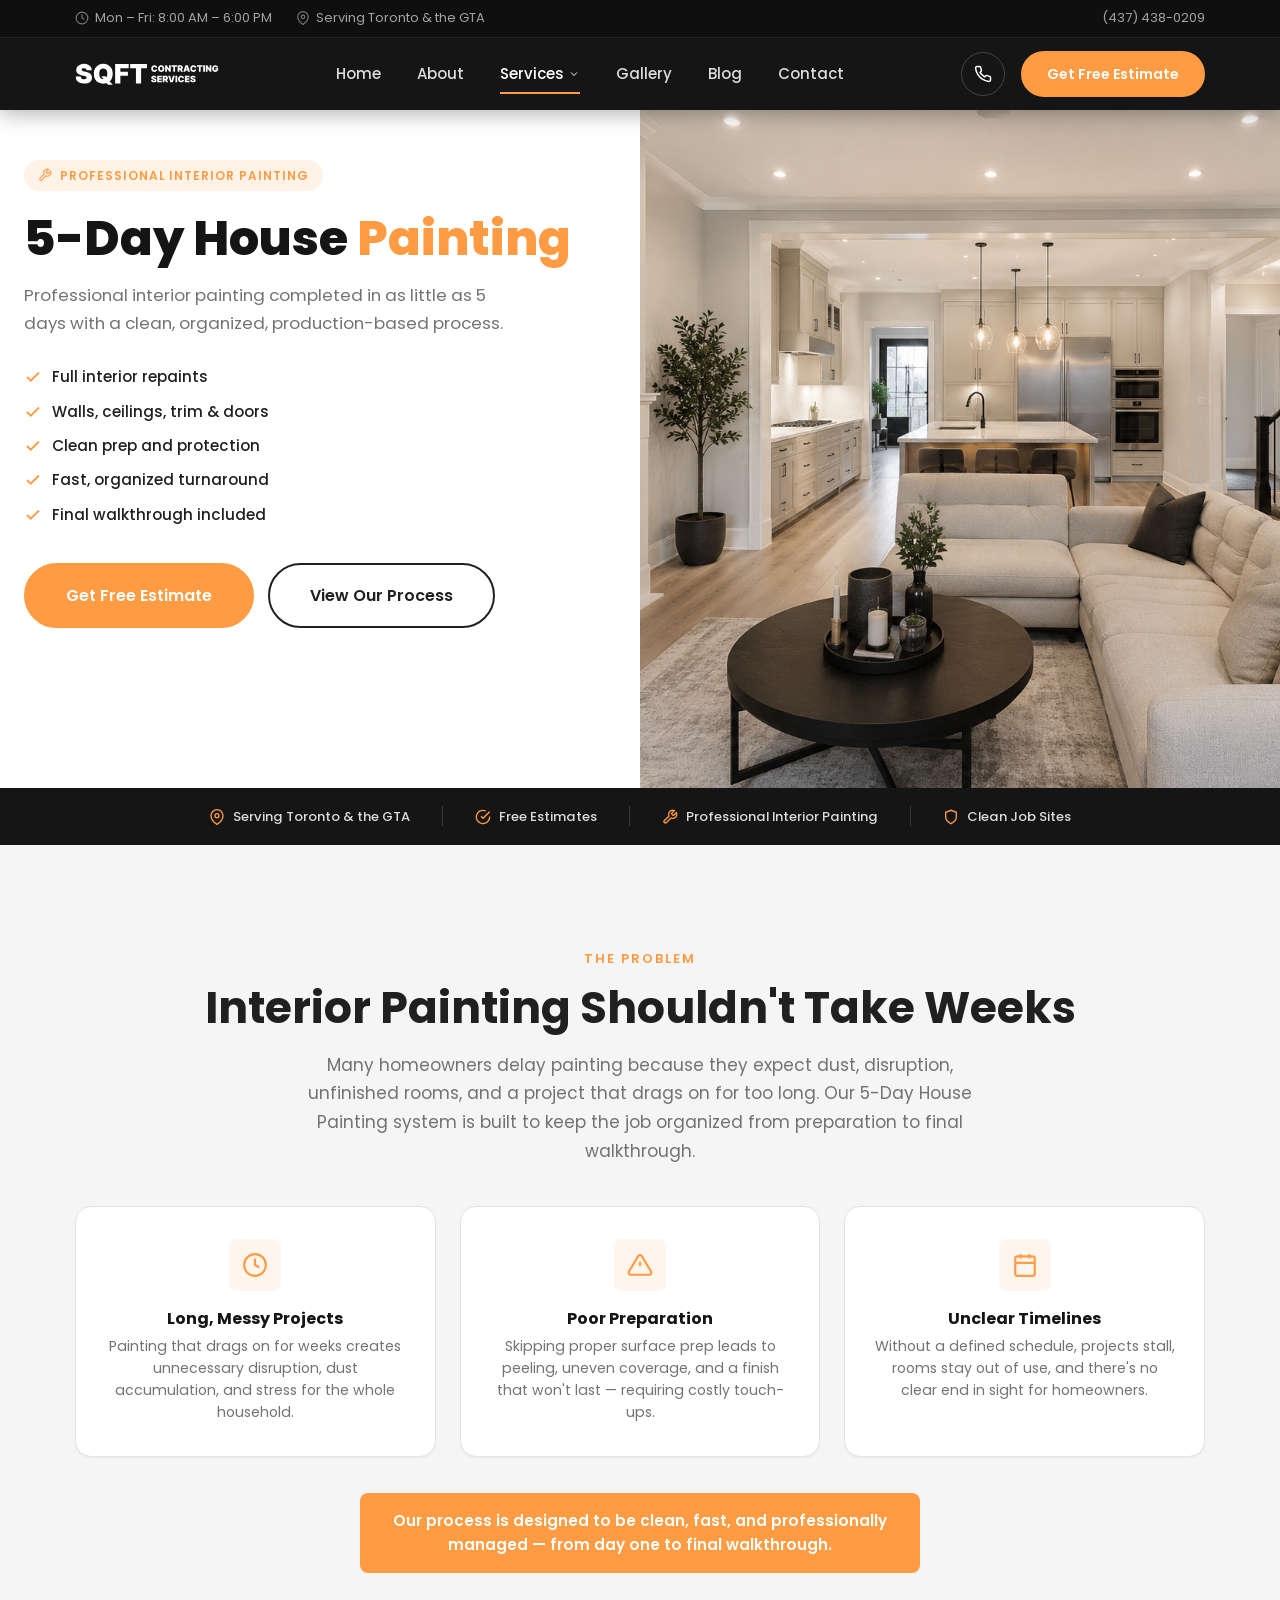
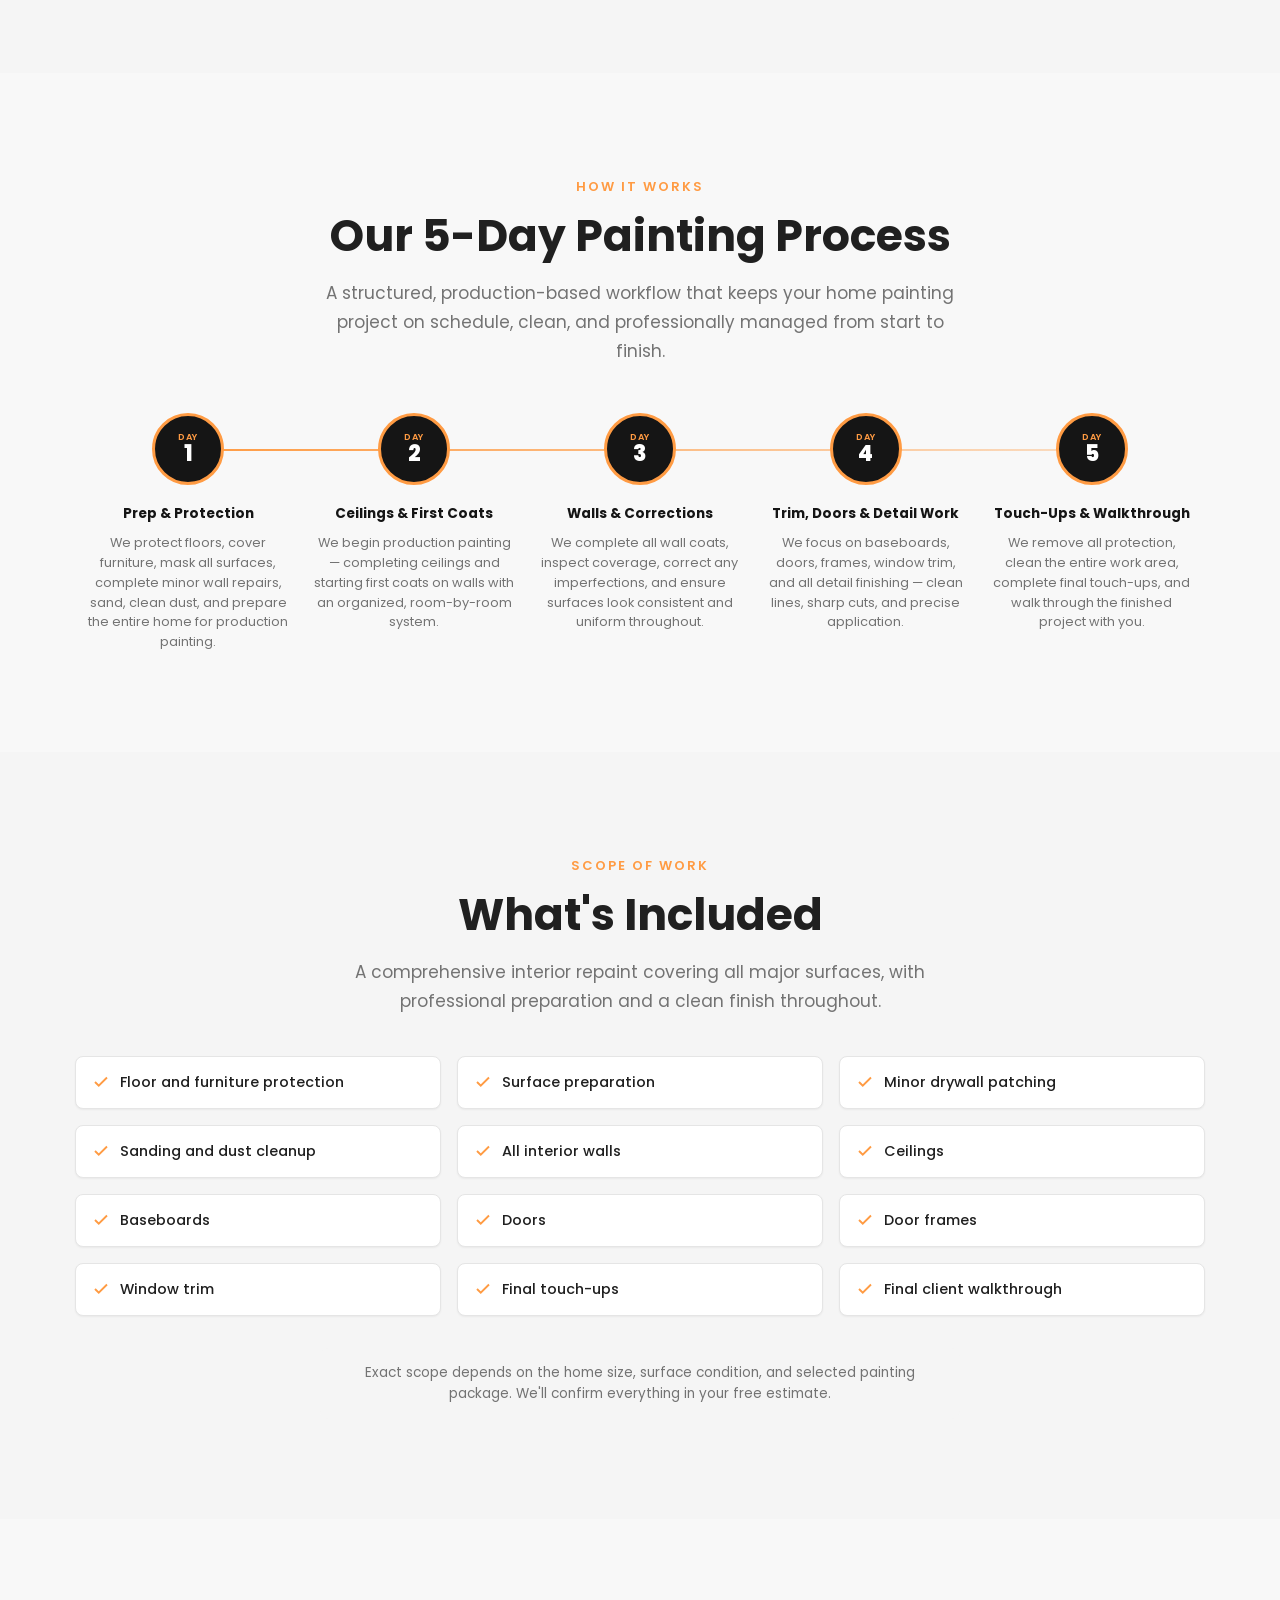
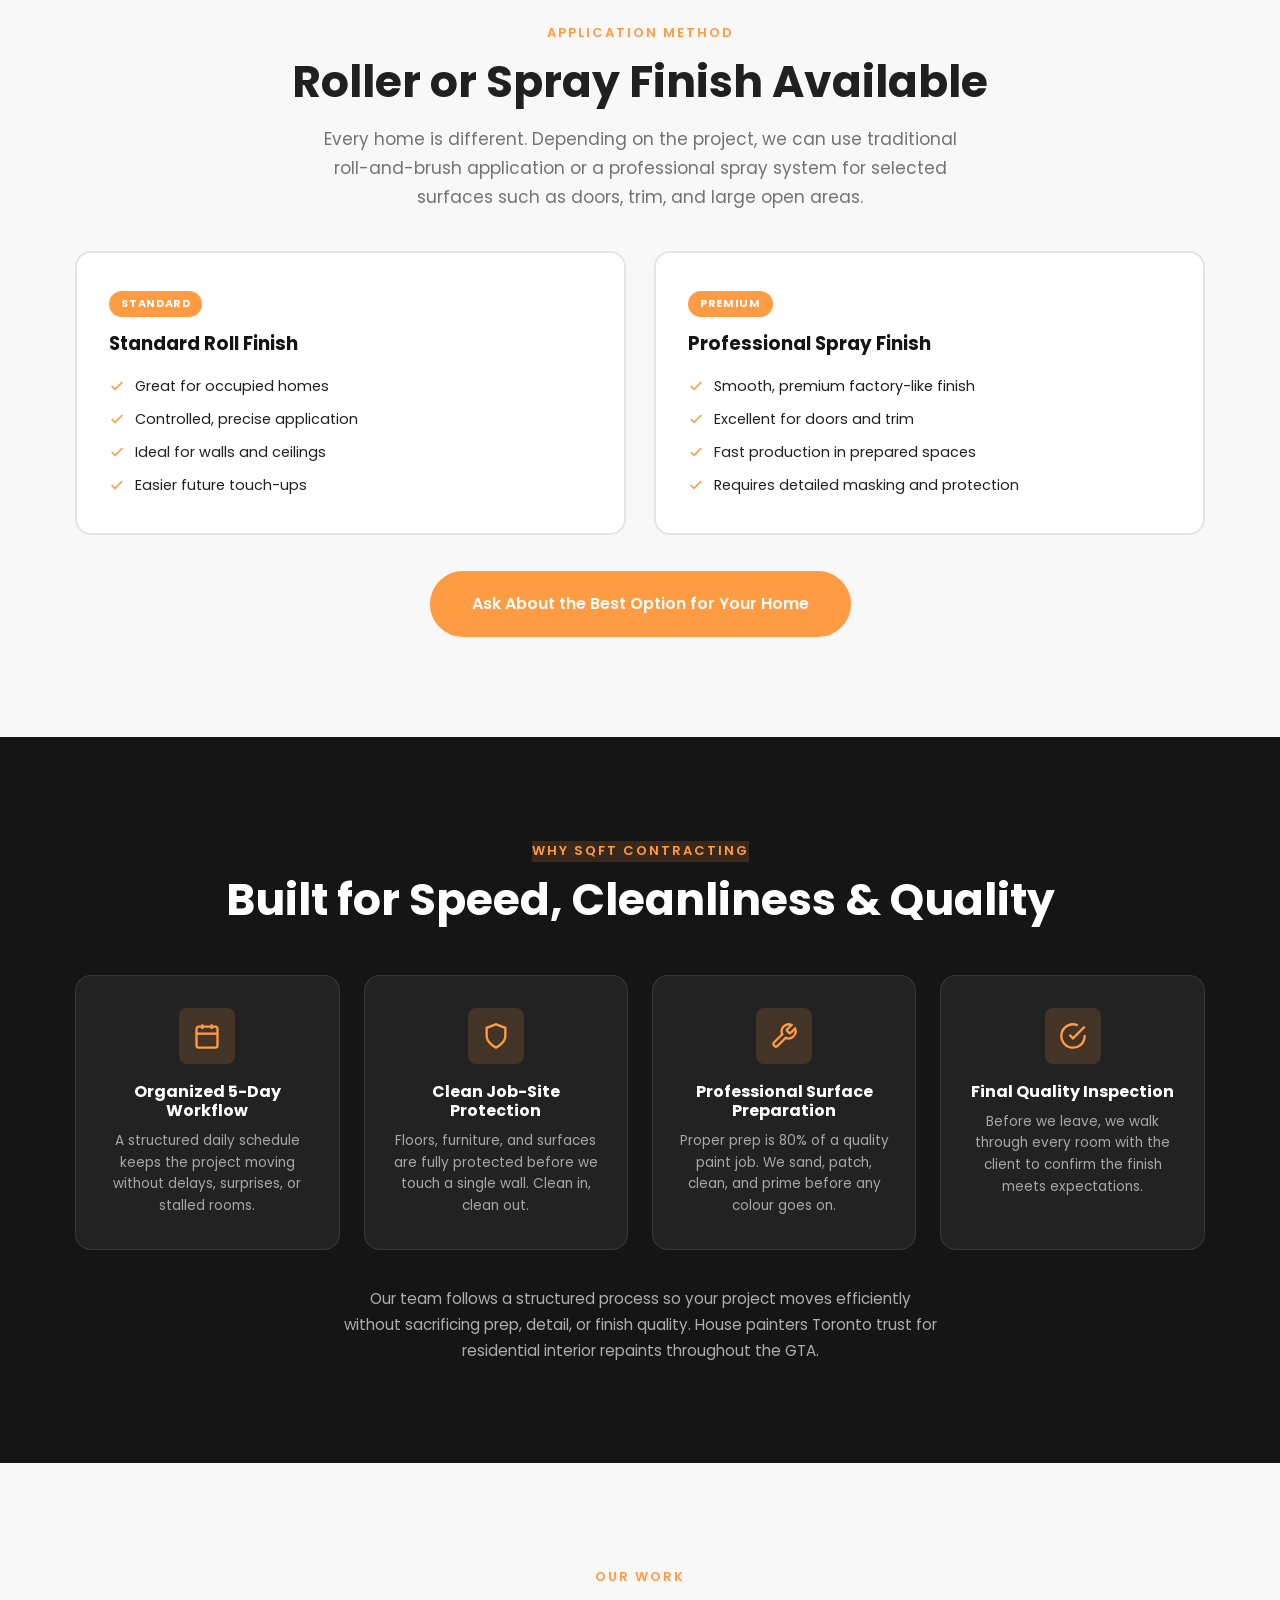
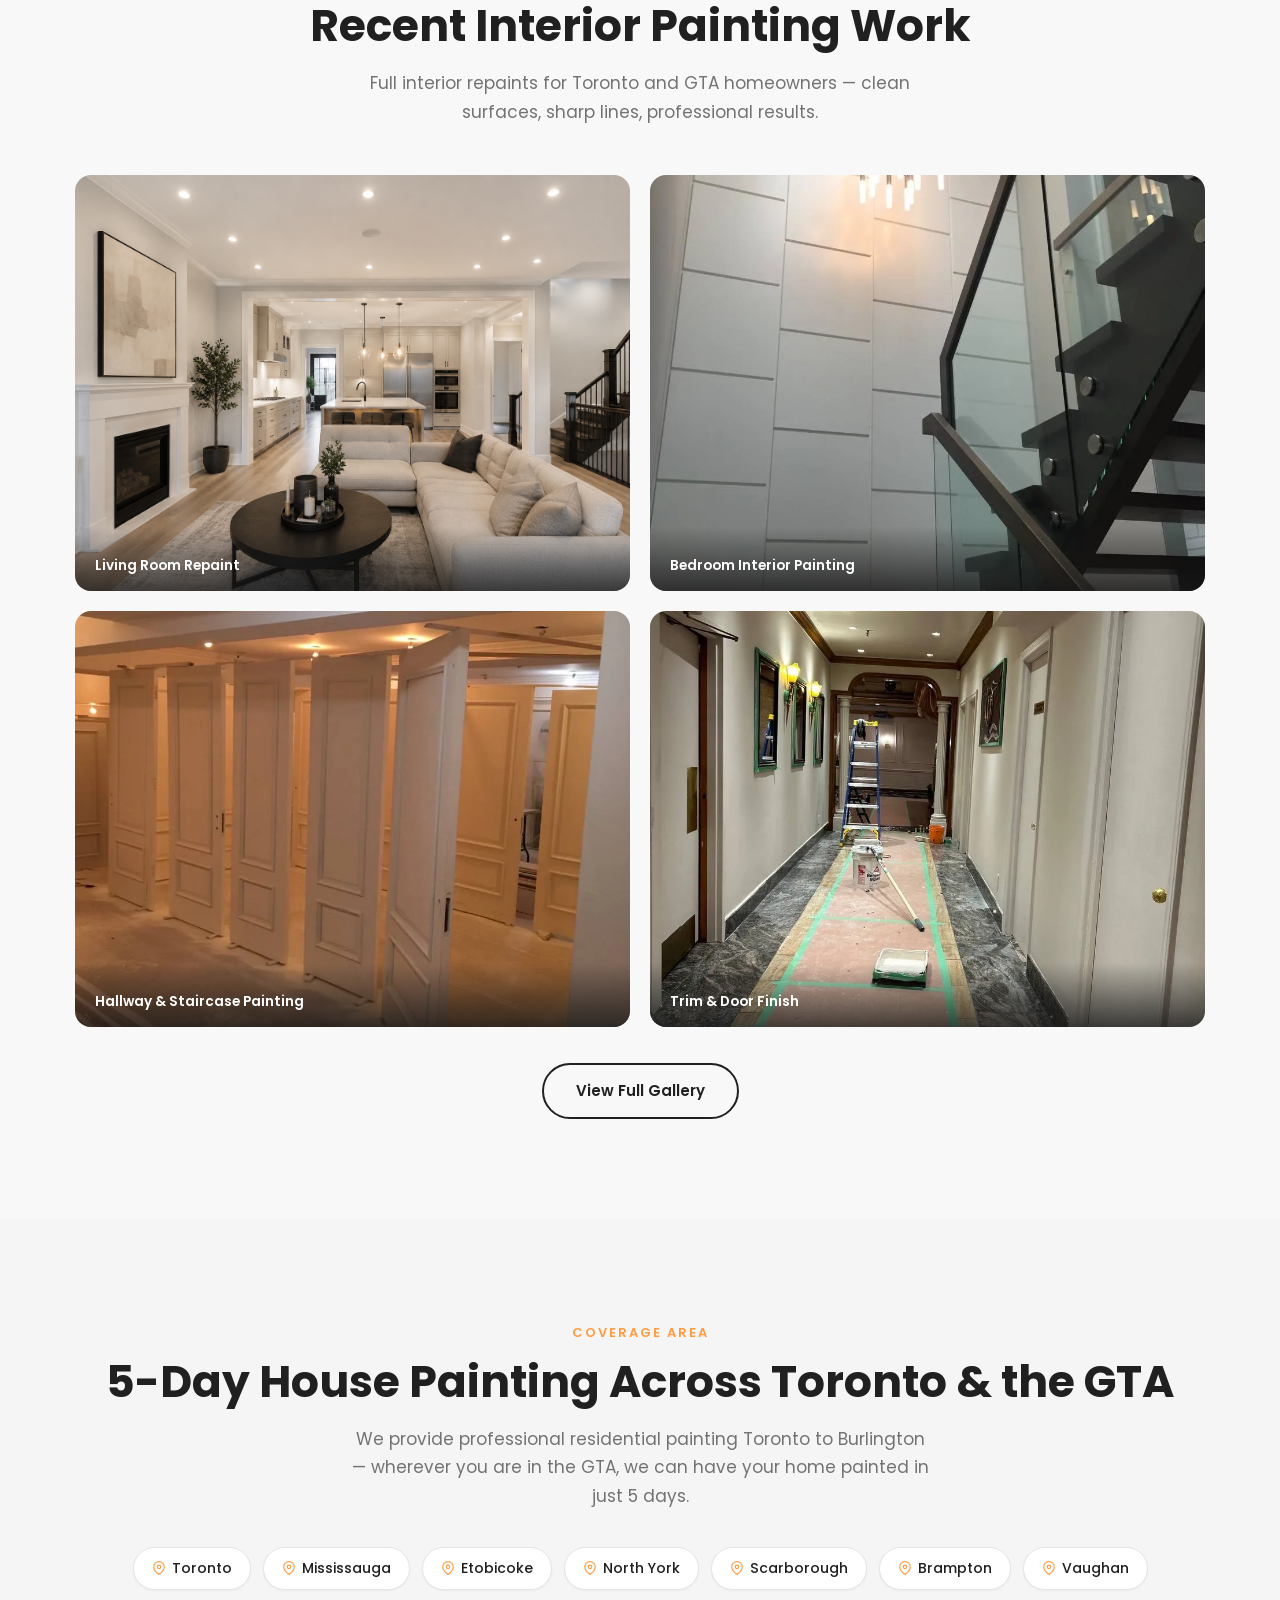
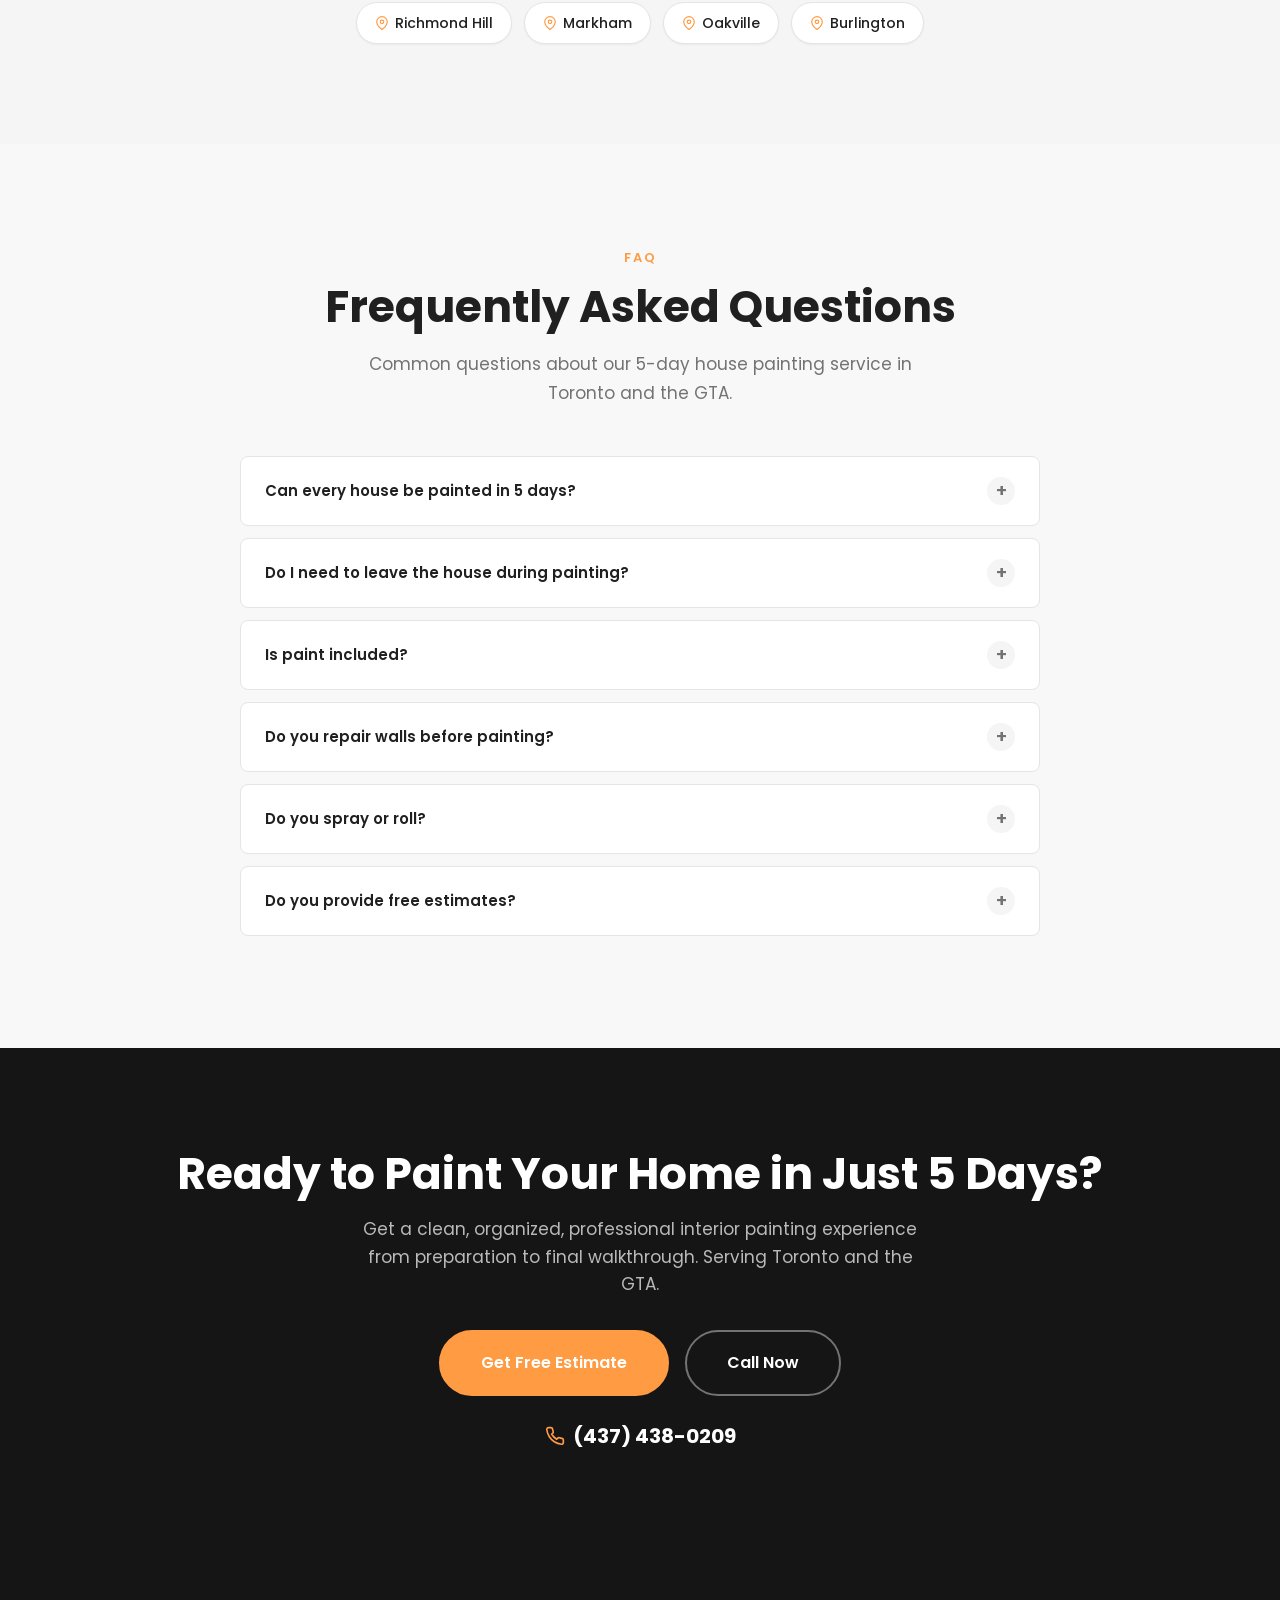
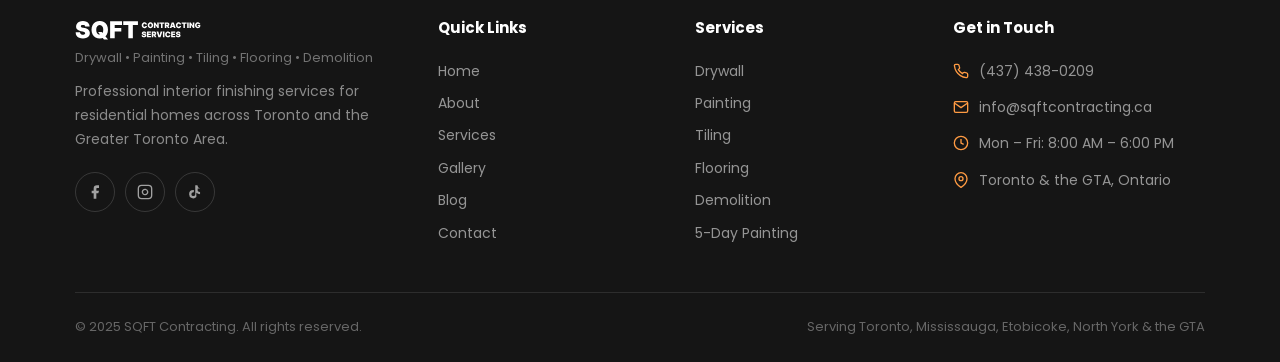
<file: five-day-house-painting.html>
<!DOCTYPE html>
<html lang="en">
<head>
    <meta charset="UTF-8">
    <meta name="viewport" content="width=device-width, initial-scale=1.0">
    <title>5-Day House Painting in Toronto & GTA | SQFT Contracting</title>
    <meta name="description" content="Professional 5-day interior house painting in Toronto and the GTA. Fast, clean, organized painting process for walls, ceilings, trim, doors, and full interior repaints.">
    <meta name="keywords" content="5-day house painting Toronto, interior painting GTA, house painters Toronto, residential painting Toronto, full interior repaint, professional painters GTA, drywall patching and painting, trim and door painting, ceiling painting, surface preparation and painting">
    <meta name="author" content="SQFT Contracting">
    <meta name="robots" content="index, follow">

    <!-- Open Graph -->
    <meta property="og:title" content="5-Day House Painting in Toronto & GTA | SQFT Contracting">
    <meta property="og:description" content="Professional 5-day interior house painting in Toronto and the GTA. Fast, clean, organized painting process from prep to final walkthrough.">
    <meta property="og:type" content="website">
    <meta property="og:locale" content="en_CA">

    <!-- Google Fonts -->
    <link rel="preconnect" href="https://fonts.googleapis.com">
    <link rel="preconnect" href="https://fonts.gstatic.com" crossorigin>
    <link href="https://fonts.googleapis.com/css2?family=Poppins:wght@400;500;600;700;800;900&display=swap" rel="stylesheet">

    <!-- Stylesheet -->
    <link rel="stylesheet" href="css/style.css">
    <link rel="icon" type="image/svg+xml" href="favicon.svg">

    <style>
        /* ── Page-specific styles ── */

        /* Hero — full-viewport split layout */
        .fdp-hero {
            background: var(--color-white);
            padding: 0;
            overflow: hidden;
            height: calc(100vh - 112px);
            min-height: 580px;
        }
        .fdp-hero-inner {
            display: grid;
            grid-template-columns: 1fr 1fr;
            height: 100%;
            width: 100%;
        }
        /* Left half: content aligned with site container */
        .fdp-hero-content-wrap {
            display: flex;
            align-items: center;
            justify-content: flex-end;
            /* left padding mirrors the container margin + padding */
            padding: 60px 56px 60px max(24px, calc((100vw - 1400px) / 2 + 24px));
        }
        .fdp-hero-content {
            width: 100%;
            max-width: 560px;
            display: flex;
            flex-direction: column;
        }
        .fdp-hero-tag {
            display: inline-flex;
            align-items: center;
            gap: 8px;
            background: rgba(255,155,67,0.12);
            color: var(--color-accent);
            font-size: 12px;
            font-weight: 600;
            letter-spacing: 0.08em;
            text-transform: uppercase;
            padding: 6px 14px;
            border-radius: var(--radius-full);
            margin-bottom: 20px;
            width: fit-content;
        }
        .fdp-hero-tag svg {
            width: 14px; height: 14px;
        }
        .fdp-hero h1 {
            font-size: clamp(2rem, 4vw, 3rem);
            font-weight: 800;
            color: var(--color-dark);
            line-height: 1.15;
            margin-bottom: 16px;
        }
        .fdp-hero h1 span {
            color: var(--color-accent);
        }
        .fdp-hero-sub {
            font-size: 1.05rem;
            color: var(--color-gray-500);
            line-height: 1.65;
            margin-bottom: 28px;
            max-width: 480px;
        }
        .fdp-hero-list {
            display: flex;
            flex-direction: column;
            gap: 10px;
            margin-bottom: 36px;
        }
        .fdp-hero-list li {
            display: flex;
            align-items: center;
            gap: 10px;
            font-size: 0.95rem;
            font-weight: 500;
            color: var(--color-text);
        }
        .fdp-hero-list li svg {
            width: 18px; height: 18px;
            color: var(--color-accent);
            flex-shrink: 0;
        }
        .fdp-hero-btns {
            display: flex;
            gap: 14px;
            flex-wrap: wrap;
        }
        .fdp-hero-image {
            position: relative;
            overflow: hidden;
            /* no border-radius — image bleeds to edge */
        }
        .fdp-hero-image img {
            position: absolute;
            inset: 0;
            width: 100%;
            height: 100%;
            object-fit: cover;
            object-position: center;
        }
        .fdp-hero-image-overlay {
            position: absolute;
            inset: 0;
            background: linear-gradient(135deg, rgba(21,21,21,0.18) 0%, transparent 60%);
        }

        /* Trust badges bar */
        .fdp-trust-bar {
            background: var(--color-dark);
            padding: 18px 0;
        }
        .fdp-trust-bar-inner {
            display: flex;
            justify-content: center;
            flex-wrap: wrap;
            gap: 12px 32px;
        }
        .fdp-trust-item {
            display: flex;
            align-items: center;
            gap: 8px;
            color: rgba(255,255,255,0.85);
            font-size: 0.82rem;
            font-weight: 500;
        }
        .fdp-trust-item svg {
            width: 16px; height: 16px;
            color: var(--color-accent);
            flex-shrink: 0;
        }
        .fdp-trust-divider {
            width: 1px;
            height: 20px;
            background: rgba(255,255,255,0.15);
        }

        /* Problem cards */
        .problem-cards {
            display: grid;
            grid-template-columns: repeat(3, 1fr);
            gap: 24px;
            margin: 40px 0 36px;
        }
        .problem-card {
            background: var(--color-white);
            border: 1px solid var(--color-gray-200);
            border-radius: var(--radius-lg);
            padding: 32px 28px;
            text-align: center;
            box-shadow: var(--shadow-sm);
        }
        .problem-card-icon {
            width: 52px; height: 52px;
            background: rgba(255,155,67,0.1);
            border-radius: var(--radius-md);
            display: flex;
            align-items: center;
            justify-content: center;
            margin: 0 auto 18px;
            color: var(--color-accent);
        }
        .problem-card-icon svg { width: 26px; height: 26px; }
        .problem-card h3 {
            font-size: 1rem;
            font-weight: 700;
            color: var(--color-dark);
            margin-bottom: 8px;
        }
        .problem-card p {
            font-size: 0.88rem;
            color: var(--color-gray-500);
            line-height: 1.55;
        }
        .problem-transition {
            background: var(--color-accent);
            color: var(--color-white);
            font-weight: 600;
            font-size: 0.95rem;
            text-align: center;
            padding: 16px 28px;
            border-radius: var(--radius-md);
            max-width: 560px;
            margin: 0 auto;
        }

        /* 5-Day process timeline */
        .day-grid {
            display: grid;
            grid-template-columns: repeat(5, 1fr);
            gap: 0;
            margin-top: 48px;
            position: relative;
        }
        .day-grid::before {
            content: '';
            position: absolute;
            top: 36px;
            left: 10%;
            right: 10%;
            height: 2px;
            background: linear-gradient(90deg, var(--color-accent), rgba(255,155,67,0.3));
            z-index: 0;
        }
        .day-card {
            position: relative;
            z-index: 1;
            text-align: center;
            padding: 0 12px;
        }
        .day-number {
            width: 72px; height: 72px;
            background: var(--color-dark);
            border-radius: 50%;
            display: flex;
            flex-direction: column;
            align-items: center;
            justify-content: center;
            margin: 0 auto 20px;
            border: 3px solid var(--color-accent);
        }
        .day-number-label {
            font-size: 9px;
            font-weight: 600;
            color: var(--color-accent);
            letter-spacing: 0.06em;
            text-transform: uppercase;
            line-height: 1;
        }
        .day-number-digit {
            font-size: 22px;
            font-weight: 800;
            color: var(--color-white);
            line-height: 1.1;
        }
        .day-card-title {
            font-size: 0.85rem;
            font-weight: 700;
            color: var(--color-dark);
            margin-bottom: 10px;
            line-height: 1.3;
        }
        .day-card-text {
            font-size: 0.8rem;
            color: var(--color-gray-500);
            line-height: 1.55;
        }

        /* What's included checklist */
        .included-grid {
            display: grid;
            grid-template-columns: repeat(3, 1fr);
            gap: 16px;
            margin: 40px 0 32px;
        }
        .included-item {
            display: flex;
            align-items: flex-start;
            gap: 10px;
            background: var(--color-white);
            border: 1px solid var(--color-gray-200);
            border-radius: var(--radius-md);
            padding: 14px 16px;
            font-size: 0.9rem;
            font-weight: 500;
            color: var(--color-text);
            box-shadow: var(--shadow-sm);
        }
        .included-item svg {
            width: 18px; height: 18px;
            color: var(--color-accent);
            flex-shrink: 0;
            margin-top: 2px;
        }
        .included-note {
            text-align: center;
            font-size: 0.85rem;
            color: var(--color-gray-500);
            background: var(--color-gray-100);
            border-radius: var(--radius-md);
            padding: 14px 24px;
            max-width: 640px;
            margin: 0 auto;
        }

        /* Spray vs Roll comparison */
        .finish-cards {
            display: grid;
            grid-template-columns: 1fr 1fr;
            gap: 28px;
            margin: 40px 0 36px;
        }
        .finish-card {
            background: var(--color-white);
            border: 2px solid var(--color-gray-200);
            border-radius: var(--radius-lg);
            padding: 36px 32px;
            transition: var(--transition);
        }
        .finish-card:hover {
            border-color: var(--color-accent);
            box-shadow: var(--shadow-lg);
            transform: translateY(-3px);
        }
        .finish-card-badge {
            display: inline-block;
            background: var(--color-accent);
            color: var(--color-white);
            font-size: 11px;
            font-weight: 700;
            letter-spacing: 0.06em;
            text-transform: uppercase;
            padding: 4px 12px;
            border-radius: var(--radius-full);
            margin-bottom: 16px;
        }
        .finish-card h3 {
            font-size: 1.15rem;
            font-weight: 700;
            color: var(--color-dark);
            margin-bottom: 20px;
        }
        .finish-card ul {
            display: flex;
            flex-direction: column;
            gap: 10px;
        }
        .finish-card ul li {
            display: flex;
            align-items: flex-start;
            gap: 10px;
            font-size: 0.9rem;
            color: var(--color-text);
        }
        .finish-card ul li svg {
            width: 16px; height: 16px;
            color: var(--color-accent);
            flex-shrink: 0;
            margin-top: 3px;
        }
        .finish-cta {
            display: flex;
            justify-content: center;
            margin-top: 8px;
        }
        .finish-cta .btn {
            white-space: normal;
            text-align: center;
            max-width: min(520px, 100%);
        }

        /* Why choose — feature cards */
        .feature-grid {
            display: grid;
            grid-template-columns: repeat(4, 1fr);
            gap: 24px;
            margin-top: 48px;
        }
        .feature-card {
            background: rgba(255,255,255,0.06);
            border: 1px solid rgba(255,255,255,0.1);
            border-radius: var(--radius-lg);
            padding: 32px 24px;
            text-align: center;
            transition: var(--transition);
        }
        .feature-card:hover {
            background: rgba(255,155,67,0.08);
            border-color: rgba(255,155,67,0.3);
        }
        .feature-card-icon {
            width: 56px; height: 56px;
            background: rgba(255,155,67,0.15);
            border-radius: var(--radius-md);
            display: flex;
            align-items: center;
            justify-content: center;
            margin: 0 auto 18px;
            color: var(--color-accent);
        }
        .feature-card-icon svg { width: 28px; height: 28px; }
        .feature-card h3 {
            font-size: 1rem;
            font-weight: 700;
            color: var(--color-white);
            margin-bottom: 10px;
        }
        .feature-card p {
            font-size: 0.85rem;
            color: rgba(255,255,255,0.6);
            line-height: 1.6;
        }
        .feature-support-text {
            text-align: center;
            font-size: 0.95rem;
            color: rgba(255,255,255,0.65);
            max-width: 600px;
            margin: 36px auto 0;
            line-height: 1.7;
        }

        /* Gallery grid */
        .gallery-grid {
            display: grid;
            grid-template-columns: repeat(2, 1fr);
            gap: 20px;
            margin-top: 48px;
        }
        .gallery-item {
            border-radius: var(--radius-lg);
            overflow: hidden;
            position: relative;
            aspect-ratio: 4/3;
            background: var(--color-gray-200);
        }
        .gallery-item img {
            width: 100%;
            height: 100%;
            object-fit: cover;
            transition: transform 0.5s ease;
        }
        .gallery-item:hover img {
            transform: scale(1.04);
        }
        .gallery-label {
            position: absolute;
            bottom: 0;
            left: 0;
            right: 0;
            background: linear-gradient(transparent, rgba(21,21,21,0.75));
            color: var(--color-white);
            font-size: 0.85rem;
            font-weight: 600;
            padding: 28px 20px 14px;
        }

        /* Service areas */
        .areas-grid {
            display: flex;
            flex-wrap: wrap;
            gap: 12px;
            margin-top: 36px;
            justify-content: center;
        }
        .area-chip {
            display: inline-flex;
            align-items: center;
            gap: 6px;
            background: var(--color-white);
            border: 1px solid var(--color-gray-200);
            color: var(--color-text);
            font-size: 0.88rem;
            font-weight: 500;
            padding: 9px 18px;
            border-radius: var(--radius-full);
            box-shadow: var(--shadow-sm);
            transition: var(--transition);
        }
        .area-chip:hover {
            border-color: var(--color-accent);
            color: var(--color-accent);
        }
        .area-chip svg {
            width: 14px; height: 14px;
            color: var(--color-accent);
        }

        /* Responsive */
        @media (max-width: 1024px) {
            .day-grid {
                grid-template-columns: repeat(3, 1fr);
                gap: 32px;
            }
            .day-grid::before { display: none; }
            .feature-grid {
                grid-template-columns: repeat(2, 1fr);
            }
            .included-grid {
                grid-template-columns: repeat(2, 1fr);
            }
        }
        @media (max-width: 768px) {
            .fdp-hero {
                height: auto;
                min-height: auto;
            }
            .fdp-hero-inner {
                grid-template-columns: 1fr;
            }
            .fdp-hero-content-wrap {
                padding: 40px 5vw 32px;
                justify-content: flex-start;
            }
            .fdp-hero-content {
                max-width: 100%;
            }
            .fdp-hero-image {
                aspect-ratio: 16/9;
                order: -1;
                position: relative;
            }
            /* Hero CTA buttons — stack vertically */
            .fdp-hero-btns {
                flex-direction: column;
                align-items: flex-start;
            }
            .fdp-hero-btns .btn {
                width: 100%;
                max-width: 340px;
                justify-content: center;
            }
            .fdp-trust-divider { display: none; }
            .problem-cards {
                grid-template-columns: 1fr;
            }
            .day-grid {
                grid-template-columns: 1fr;
                gap: 24px;
            }
            .day-card { text-align: left; display: flex; align-items: flex-start; gap: 20px; }
            .day-number { width: 56px; height: 56px; flex-shrink: 0; margin: 0; }
            .day-number-digit { font-size: 18px; }
            .included-grid {
                grid-template-columns: 1fr;
            }
            .finish-cards {
                grid-template-columns: 1fr;
            }
            .feature-grid {
                grid-template-columns: 1fr 1fr;
            }
            .gallery-grid {
                grid-template-columns: 1fr;
            }
        }
        @media (max-width: 480px) {
            .feature-grid {
                grid-template-columns: 1fr;
            }
        }
    </style>

    <!-- JSON-LD Schema -->
    <script type="application/ld+json">
    {
        "@context": "https://schema.org",
        "@type": "Service",
        "name": "5-Day House Painting",
        "provider": {
            "@type": "LocalBusiness",
            "name": "SQFT Contracting",
            "telephone": "+14374380209",
            "address": {
                "@type": "PostalAddress",
                "addressLocality": "Toronto",
                "addressRegion": "ON",
                "addressCountry": "CA"
            },
            "areaServed": ["Toronto", "Mississauga", "Etobicoke", "North York", "Scarborough", "Brampton", "Vaughan", "Richmond Hill", "Markham", "Oakville", "Burlington"]
        },
        "description": "Professional 5-day interior house painting service in Toronto and the GTA including walls, ceilings, trim, doors, and full interior repaints.",
        "serviceType": "Interior Painting"
    }
    </script>
</head>
<body>

<!-- ════════════════════════════════════════════
     HEADER
     ════════════════════════════════════════════ -->
<header class="header header-solid">
    <div class="header-top">
        <div class="container">
            <div class="header-top-left">
                <div class="header-top-item">
                    <svg viewBox="0 0 24 24" fill="none" stroke="currentColor" stroke-width="2"><circle cx="12" cy="12" r="10"/><path d="M12 6v6l4 2"/></svg>
                    Mon – Fri: 8:00 AM – 6:00 PM
                </div>
                <div class="header-top-item">
                    <svg viewBox="0 0 24 24" fill="none" stroke="currentColor" stroke-width="2"><path d="M21 10c0 7-9 13-9 13s-9-6-9-13a9 9 0 0118 0z"/><circle cx="12" cy="10" r="3"/></svg>
                    Serving Toronto &amp; the GTA
                </div>
            </div>
            <div class="header-top-right">
                <a href="tel:+14374380209">(437) 438-0209</a>
            </div>
        </div>
    </div>
    <nav class="nav">
        <div class="container">
            <a href="index.html" class="nav-logo"><img src="IMG/logo-white.svg" alt="SQFT Contracting"></a>
            <ul class="nav-menu">
                <li><a href="index.html" class="nav-link">Home</a></li>
                <li><a href="about.html" class="nav-link">About</a></li>
                <li class="nav-dropdown">
                    <a href="services.html" class="nav-link active">
                        Services
                        <svg class="chevron" viewBox="0 0 24 24" fill="none" stroke="currentColor" stroke-width="2"><path d="M6 9l6 6 6-6"/></svg>
                    </a>
                    <ul class="dropdown-menu">
                        <li><a href="services/drywall.html">Drywall</a></li>
                        <li><a href="services/painting.html">Painting</a></li>
                        <li><a href="services/tiling.html">Tiling</a></li>
                        <li><a href="services/flooring.html">Flooring</a></li>
                        <li><a href="services/demolition.html">Demolition</a></li>
                    </ul>
                </li>
                <li><a href="gallery.html" class="nav-link">Gallery</a></li>
                <li><a href="blog.html" class="nav-link">Blog</a></li>
                <li><a href="contact.html" class="nav-link">Contact</a></li>
                <li class="nav-menu-bottom">
                    <a href="tel:+14374380209" class="nav-menu-phone">
                        <svg viewBox="0 0 24 24" fill="none" stroke="currentColor" stroke-width="2"><path d="M22 16.92v3a2 2 0 01-2.18 2 19.79 19.79 0 01-8.63-3.07 19.5 19.5 0 01-6-6 19.79 19.79 0 01-3.07-8.67A2 2 0 014.11 2h3a2 2 0 012 1.72c.127.96.362 1.903.7 2.81a2 2 0 01-.45 2.11L8.09 9.91a16 16 0 006 6l1.27-1.27a2 2 0 012.11-.45c.907.338 1.85.573 2.81.7A2 2 0 0122 16.92z"/></svg>
                        (437) 438-0209
                    </a>
                    <a href="contact.html" class="nav-menu-cta">Get Free Estimate</a>
                </li>
            </ul>
            <div class="nav-right">
                <a href="tel:+14374380209" class="nav-phone" aria-label="Call us">
                    <svg viewBox="0 0 24 24" fill="none" stroke="currentColor" stroke-width="2"><path d="M22 16.92v3a2 2 0 01-2.18 2 19.79 19.79 0 01-8.63-3.07 19.5 19.5 0 01-6-6 19.79 19.79 0 01-3.07-8.67A2 2 0 014.11 2h3a2 2 0 012 1.72c.127.96.362 1.903.7 2.81a2 2 0 01-.45 2.11L8.09 9.91a16 16 0 006 6l1.27-1.27a2 2 0 012.11-.45c.907.338 1.85.573 2.81.7A2 2 0 0122 16.92z"/></svg>
                </a>
                <a href="contact.html" class="btn btn-primary btn-sm nav-cta">Get Free Estimate</a>
            </div>
            <button class="nav-toggle" aria-label="Toggle menu">
                <span></span><span></span><span></span>
            </button>
        </div>
    </nav>
</header>

<div class="mobile-backdrop"></div>

<!-- ════════════════════════════════════════════
     SECTION 1 — HERO
     ════════════════════════════════════════════ -->
<section class="fdp-hero">
    <div class="fdp-hero-inner">
        <!-- Content side -->
        <div class="fdp-hero-content-wrap">
            <div class="fdp-hero-content reveal">
                <div class="fdp-hero-tag">
                    <svg viewBox="0 0 24 24" fill="none" stroke="currentColor" stroke-width="2"><path d="M14.7 6.3a1 1 0 000 1.4l1.6 1.6a1 1 0 001.4 0l3.77-3.77a6 6 0 01-7.94 7.94l-6.91 6.91a2.12 2.12 0 01-3-3l6.91-6.91a6 6 0 017.94-7.94l-3.76 3.76z"/></svg>
                    Professional Interior Painting
                </div>
                <h1>5-Day House <span>Painting</span></h1>
                <p class="fdp-hero-sub">Professional interior painting completed in as little as 5 days with a clean, organized, production-based process.</p>
                <ul class="fdp-hero-list">
                    <li>
                        <svg viewBox="0 0 24 24" fill="none" stroke="currentColor" stroke-width="2.5"><path d="M20 6L9 17l-5-5"/></svg>
                        Full interior repaints
                    </li>
                    <li>
                        <svg viewBox="0 0 24 24" fill="none" stroke="currentColor" stroke-width="2.5"><path d="M20 6L9 17l-5-5"/></svg>
                        Walls, ceilings, trim &amp; doors
                    </li>
                    <li>
                        <svg viewBox="0 0 24 24" fill="none" stroke="currentColor" stroke-width="2.5"><path d="M20 6L9 17l-5-5"/></svg>
                        Clean prep and protection
                    </li>
                    <li>
                        <svg viewBox="0 0 24 24" fill="none" stroke="currentColor" stroke-width="2.5"><path d="M20 6L9 17l-5-5"/></svg>
                        Fast, organized turnaround
                    </li>
                    <li>
                        <svg viewBox="0 0 24 24" fill="none" stroke="currentColor" stroke-width="2.5"><path d="M20 6L9 17l-5-5"/></svg>
                        Final walkthrough included
                    </li>
                </ul>
                <div class="fdp-hero-btns">
                    <a href="contact.html" class="btn btn-primary btn-lg">Get Free Estimate</a>
                    <a href="#process" class="btn btn-outline btn-lg">View Our Process</a>
                </div>
            </div>
        </div>

        <!-- Image side — fills right 50% edge-to-edge -->
        <div class="fdp-hero-image">
            <img src="IMG/living-room-repaint.png" alt="Professional interior painting by SQFT Contracting" loading="eager">
        </div>
    </div>
</section>

<!-- Trust badges bar -->
<div class="fdp-trust-bar">
    <div class="container">
        <div class="fdp-trust-bar-inner">
            <div class="fdp-trust-item">
                <svg viewBox="0 0 24 24" fill="none" stroke="currentColor" stroke-width="2"><path d="M21 10c0 7-9 13-9 13s-9-6-9-13a9 9 0 0118 0z"/><circle cx="12" cy="10" r="3"/></svg>
                Serving Toronto &amp; the GTA
            </div>
            <div class="fdp-trust-divider"></div>
            <div class="fdp-trust-item">
                <svg viewBox="0 0 24 24" fill="none" stroke="currentColor" stroke-width="2"><path d="M22 11.08V12a10 10 0 11-5.93-9.14"/><path d="M22 4L12 14.01l-3-3"/></svg>
                Free Estimates
            </div>
            <div class="fdp-trust-divider"></div>
            <div class="fdp-trust-item">
                <svg viewBox="0 0 24 24" fill="none" stroke="currentColor" stroke-width="2"><path d="M14.7 6.3a1 1 0 000 1.4l1.6 1.6a1 1 0 001.4 0l3.77-3.77a6 6 0 01-7.94 7.94l-6.91 6.91a2.12 2.12 0 01-3-3l6.91-6.91a6 6 0 017.94-7.94l-3.76 3.76z"/></svg>
                Professional Interior Painting
            </div>
            <div class="fdp-trust-divider"></div>
            <div class="fdp-trust-item">
                <svg viewBox="0 0 24 24" fill="none" stroke="currentColor" stroke-width="2"><path d="M12 22s8-4 8-10V5l-8-3-8 3v7c0 6 8 10 8 10z"/></svg>
                Clean Job Sites
            </div>
        </div>
    </div>
</div>

<!-- ════════════════════════════════════════════
     SECTION 2 — PROBLEM
     ════════════════════════════════════════════ -->
<section class="section section-gray">
    <div class="container">
        <div class="text-center reveal">
            <span class="section-label">The Problem</span>
            <h2 class="section-title">Interior Painting Shouldn't Take Weeks</h2>
            <p class="section-subtitle" style="max-width:680px;margin:16px auto 0">Many homeowners delay painting because they expect dust, disruption, unfinished rooms, and a project that drags on for too long. Our 5-Day House Painting system is built to keep the job organized from preparation to final walkthrough.</p>
        </div>

        <div class="problem-cards reveal-group">
            <div class="problem-card">
                <div class="problem-card-icon">
                    <svg viewBox="0 0 24 24" fill="none" stroke="currentColor" stroke-width="2"><circle cx="12" cy="12" r="10"/><path d="M12 6v6l4 2"/></svg>
                </div>
                <h3>Long, Messy Projects</h3>
                <p>Painting that drags on for weeks creates unnecessary disruption, dust accumulation, and stress for the whole household.</p>
            </div>
            <div class="problem-card">
                <div class="problem-card-icon">
                    <svg viewBox="0 0 24 24" fill="none" stroke="currentColor" stroke-width="2"><path d="M10.29 3.86L1.82 18a2 2 0 001.71 3h16.94a2 2 0 001.71-3L13.71 3.86a2 2 0 00-3.42 0z"/><line x1="12" y1="9" x2="12" y2="13"/><line x1="12" y1="17" x2="12.01" y2="17"/></svg>
                </div>
                <h3>Poor Preparation</h3>
                <p>Skipping proper surface prep leads to peeling, uneven coverage, and a finish that won't last — requiring costly touch-ups.</p>
            </div>
            <div class="problem-card">
                <div class="problem-card-icon">
                    <svg viewBox="0 0 24 24" fill="none" stroke="currentColor" stroke-width="2"><rect x="3" y="4" width="18" height="18" rx="2" ry="2"/><line x1="16" y1="2" x2="16" y2="6"/><line x1="8" y1="2" x2="8" y2="6"/><line x1="3" y1="10" x2="21" y2="10"/></svg>
                </div>
                <h3>Unclear Timelines</h3>
                <p>Without a defined schedule, projects stall, rooms stay out of use, and there's no clear end in sight for homeowners.</p>
            </div>
        </div>

        <div class="problem-transition reveal">
            Our process is designed to be clean, fast, and professionally managed — from day one to final walkthrough.
        </div>
    </div>
</section>

<!-- ════════════════════════════════════════════
     SECTION 3 — 5-DAY PROCESS
     ════════════════════════════════════════════ -->
<section class="section" id="process">
    <div class="container">
        <div class="text-center reveal">
            <span class="section-label">How It Works</span>
            <h2 class="section-title">Our 5-Day Painting Process</h2>
            <p class="section-subtitle" style="max-width:640px;margin:16px auto 0">A structured, production-based workflow that keeps your home painting project on schedule, clean, and professionally managed from start to finish.</p>
        </div>

        <div class="day-grid reveal-group">
            <div class="day-card">
                <div class="day-number">
                    <span class="day-number-label">Day</span>
                    <span class="day-number-digit">1</span>
                </div>
                <div>
                    <div class="day-card-title">Prep &amp; Protection</div>
                    <p class="day-card-text">We protect floors, cover furniture, mask all surfaces, complete minor wall repairs, sand, clean dust, and prepare the entire home for production painting.</p>
                </div>
            </div>
            <div class="day-card">
                <div class="day-number">
                    <span class="day-number-label">Day</span>
                    <span class="day-number-digit">2</span>
                </div>
                <div>
                    <div class="day-card-title">Ceilings &amp; First Coats</div>
                    <p class="day-card-text">We begin production painting — completing ceilings and starting first coats on walls with an organized, room-by-room system.</p>
                </div>
            </div>
            <div class="day-card">
                <div class="day-number">
                    <span class="day-number-label">Day</span>
                    <span class="day-number-digit">3</span>
                </div>
                <div>
                    <div class="day-card-title">Walls &amp; Corrections</div>
                    <p class="day-card-text">We complete all wall coats, inspect coverage, correct any imperfections, and ensure surfaces look consistent and uniform throughout.</p>
                </div>
            </div>
            <div class="day-card">
                <div class="day-number">
                    <span class="day-number-label">Day</span>
                    <span class="day-number-digit">4</span>
                </div>
                <div>
                    <div class="day-card-title">Trim, Doors &amp; Detail Work</div>
                    <p class="day-card-text">We focus on baseboards, doors, frames, window trim, and all detail finishing — clean lines, sharp cuts, and precise application.</p>
                </div>
            </div>
            <div class="day-card">
                <div class="day-number">
                    <span class="day-number-label">Day</span>
                    <span class="day-number-digit">5</span>
                </div>
                <div>
                    <div class="day-card-title">Touch-Ups &amp; Walkthrough</div>
                    <p class="day-card-text">We remove all protection, clean the entire work area, complete final touch-ups, and walk through the finished project with you.</p>
                </div>
            </div>
        </div>
    </div>
</section>

<!-- ════════════════════════════════════════════
     SECTION 4 — WHAT'S INCLUDED
     ════════════════════════════════════════════ -->
<section class="section section-gray">
    <div class="container">
        <div class="text-center reveal">
            <span class="section-label">Scope of Work</span>
            <h2 class="section-title">What's Included</h2>
            <p class="section-subtitle" style="max-width:600px;margin:16px auto 0">A comprehensive interior repaint covering all major surfaces, with professional preparation and a clean finish throughout.</p>
        </div>

        <div class="included-grid reveal-group">
            <div class="included-item">
                <svg viewBox="0 0 24 24" fill="none" stroke="currentColor" stroke-width="2.5"><path d="M20 6L9 17l-5-5"/></svg>
                Floor and furniture protection
            </div>
            <div class="included-item">
                <svg viewBox="0 0 24 24" fill="none" stroke="currentColor" stroke-width="2.5"><path d="M20 6L9 17l-5-5"/></svg>
                Surface preparation
            </div>
            <div class="included-item">
                <svg viewBox="0 0 24 24" fill="none" stroke="currentColor" stroke-width="2.5"><path d="M20 6L9 17l-5-5"/></svg>
                Minor drywall patching
            </div>
            <div class="included-item">
                <svg viewBox="0 0 24 24" fill="none" stroke="currentColor" stroke-width="2.5"><path d="M20 6L9 17l-5-5"/></svg>
                Sanding and dust cleanup
            </div>
            <div class="included-item">
                <svg viewBox="0 0 24 24" fill="none" stroke="currentColor" stroke-width="2.5"><path d="M20 6L9 17l-5-5"/></svg>
                All interior walls
            </div>
            <div class="included-item">
                <svg viewBox="0 0 24 24" fill="none" stroke="currentColor" stroke-width="2.5"><path d="M20 6L9 17l-5-5"/></svg>
                Ceilings
            </div>
            <div class="included-item">
                <svg viewBox="0 0 24 24" fill="none" stroke="currentColor" stroke-width="2.5"><path d="M20 6L9 17l-5-5"/></svg>
                Baseboards
            </div>
            <div class="included-item">
                <svg viewBox="0 0 24 24" fill="none" stroke="currentColor" stroke-width="2.5"><path d="M20 6L9 17l-5-5"/></svg>
                Doors
            </div>
            <div class="included-item">
                <svg viewBox="0 0 24 24" fill="none" stroke="currentColor" stroke-width="2.5"><path d="M20 6L9 17l-5-5"/></svg>
                Door frames
            </div>
            <div class="included-item">
                <svg viewBox="0 0 24 24" fill="none" stroke="currentColor" stroke-width="2.5"><path d="M20 6L9 17l-5-5"/></svg>
                Window trim
            </div>
            <div class="included-item">
                <svg viewBox="0 0 24 24" fill="none" stroke="currentColor" stroke-width="2.5"><path d="M20 6L9 17l-5-5"/></svg>
                Final touch-ups
            </div>
            <div class="included-item">
                <svg viewBox="0 0 24 24" fill="none" stroke="currentColor" stroke-width="2.5"><path d="M20 6L9 17l-5-5"/></svg>
                Final client walkthrough
            </div>
        </div>

        <p class="included-note reveal">Exact scope depends on the home size, surface condition, and selected painting package. We'll confirm everything in your free estimate.</p>
    </div>
</section>

<!-- ════════════════════════════════════════════
     SECTION 5 — ROLL OR SPRAY
     ════════════════════════════════════════════ -->
<section class="section">
    <div class="container">
        <div class="text-center reveal">
            <span class="section-label">Application Method</span>
            <h2 class="section-title">Roller or Spray Finish Available</h2>
            <p class="section-subtitle" style="max-width:660px;margin:16px auto 0">Every home is different. Depending on the project, we can use traditional roll-and-brush application or a professional spray system for selected surfaces such as doors, trim, and large open areas.</p>
        </div>

        <div class="finish-cards reveal-group">
            <div class="finish-card">
                <div class="finish-card-badge">Standard</div>
                <h3>Standard Roll Finish</h3>
                <ul>
                    <li>
                        <svg viewBox="0 0 24 24" fill="none" stroke="currentColor" stroke-width="2.5"><path d="M20 6L9 17l-5-5"/></svg>
                        Great for occupied homes
                    </li>
                    <li>
                        <svg viewBox="0 0 24 24" fill="none" stroke="currentColor" stroke-width="2.5"><path d="M20 6L9 17l-5-5"/></svg>
                        Controlled, precise application
                    </li>
                    <li>
                        <svg viewBox="0 0 24 24" fill="none" stroke="currentColor" stroke-width="2.5"><path d="M20 6L9 17l-5-5"/></svg>
                        Ideal for walls and ceilings
                    </li>
                    <li>
                        <svg viewBox="0 0 24 24" fill="none" stroke="currentColor" stroke-width="2.5"><path d="M20 6L9 17l-5-5"/></svg>
                        Easier future touch-ups
                    </li>
                </ul>
            </div>
            <div class="finish-card">
                <div class="finish-card-badge">Premium</div>
                <h3>Professional Spray Finish</h3>
                <ul>
                    <li>
                        <svg viewBox="0 0 24 24" fill="none" stroke="currentColor" stroke-width="2.5"><path d="M20 6L9 17l-5-5"/></svg>
                        Smooth, premium factory-like finish
                    </li>
                    <li>
                        <svg viewBox="0 0 24 24" fill="none" stroke="currentColor" stroke-width="2.5"><path d="M20 6L9 17l-5-5"/></svg>
                        Excellent for doors and trim
                    </li>
                    <li>
                        <svg viewBox="0 0 24 24" fill="none" stroke="currentColor" stroke-width="2.5"><path d="M20 6L9 17l-5-5"/></svg>
                        Fast production in prepared spaces
                    </li>
                    <li>
                        <svg viewBox="0 0 24 24" fill="none" stroke="currentColor" stroke-width="2.5"><path d="M20 6L9 17l-5-5"/></svg>
                        Requires detailed masking and protection
                    </li>
                </ul>
            </div>
        </div>

        <div class="finish-cta reveal">
            <a href="contact.html" class="btn btn-primary btn-lg">Ask About the Best Option for Your Home</a>
        </div>
    </div>
</section>

<!-- ════════════════════════════════════════════
     SECTION 6 — WHY CHOOSE US
     ════════════════════════════════════════════ -->
<section class="section dark-section">
    <div class="container">
        <div class="text-center reveal">
            <span class="section-label" style="background:rgba(255,155,67,0.15);color:var(--color-accent)">Why SQFT Contracting</span>
            <h2 class="section-title" style="color:var(--color-white)">Built for Speed, Cleanliness &amp; Quality</h2>
        </div>

        <div class="feature-grid reveal-group">
            <div class="feature-card">
                <div class="feature-card-icon">
                    <svg viewBox="0 0 24 24" fill="none" stroke="currentColor" stroke-width="2"><rect x="3" y="4" width="18" height="18" rx="2" ry="2"/><line x1="16" y1="2" x2="16" y2="6"/><line x1="8" y1="2" x2="8" y2="6"/><line x1="3" y1="10" x2="21" y2="10"/></svg>
                </div>
                <h3>Organized 5-Day Workflow</h3>
                <p>A structured daily schedule keeps the project moving without delays, surprises, or stalled rooms.</p>
            </div>
            <div class="feature-card">
                <div class="feature-card-icon">
                    <svg viewBox="0 0 24 24" fill="none" stroke="currentColor" stroke-width="2"><path d="M12 22s8-4 8-10V5l-8-3-8 3v7c0 6 8 10 8 10z"/></svg>
                </div>
                <h3>Clean Job-Site Protection</h3>
                <p>Floors, furniture, and surfaces are fully protected before we touch a single wall. Clean in, clean out.</p>
            </div>
            <div class="feature-card">
                <div class="feature-card-icon">
                    <svg viewBox="0 0 24 24" fill="none" stroke="currentColor" stroke-width="2"><path d="M14.7 6.3a1 1 0 000 1.4l1.6 1.6a1 1 0 001.4 0l3.77-3.77a6 6 0 01-7.94 7.94l-6.91 6.91a2.12 2.12 0 01-3-3l6.91-6.91a6 6 0 017.94-7.94l-3.76 3.76z"/></svg>
                </div>
                <h3>Professional Surface Preparation</h3>
                <p>Proper prep is 80% of a quality paint job. We sand, patch, clean, and prime before any colour goes on.</p>
            </div>
            <div class="feature-card">
                <div class="feature-card-icon">
                    <svg viewBox="0 0 24 24" fill="none" stroke="currentColor" stroke-width="2"><path d="M22 11.08V12a10 10 0 11-5.93-9.14"/><path d="M22 4L12 14.01l-3-3"/></svg>
                </div>
                <h3>Final Quality Inspection</h3>
                <p>Before we leave, we walk through every room with the client to confirm the finish meets expectations.</p>
            </div>
        </div>

        <p class="feature-support-text reveal">Our team follows a structured process so your project moves efficiently without sacrificing prep, detail, or finish quality. House painters Toronto trust for residential interior repaints throughout the GTA.</p>
    </div>
</section>

<!-- ════════════════════════════════════════════
     SECTION 7 — GALLERY
     ════════════════════════════════════════════ -->
<section class="section">
    <div class="container">
        <div class="text-center reveal">
            <span class="section-label">Our Work</span>
            <h2 class="section-title">Recent Interior Painting Work</h2>
            <p class="section-subtitle" style="max-width:580px;margin:16px auto 0">Full interior repaints for Toronto and GTA homeowners — clean surfaces, sharp lines, professional results.</p>
        </div>

        <div class="gallery-grid reveal-group">
            <div class="gallery-item">
                <img src="IMG/living-room-repaint.png" alt="Living room repaint by SQFT Contracting Toronto" loading="lazy">
                <div class="gallery-label">Living Room Repaint</div>
            </div>
            <div class="gallery-item">
                <img src="IMG/interior painting.webp" alt="Bedroom interior painting GTA" loading="lazy">
                <div class="gallery-label">Bedroom Interior Painting</div>
            </div>
            <div class="gallery-item">
                <img src="IMG/interior painting (2).webp" alt="Hallway and staircase painting Toronto" loading="lazy">
                <div class="gallery-label">Hallway &amp; Staircase Painting</div>
            </div>
            <div class="gallery-item">
                <img src="IMG/interior painting (4).webp" alt="Trim and door painting Toronto" loading="lazy">
                <div class="gallery-label">Trim &amp; Door Finish</div>
            </div>
        </div>

        <div class="projects-cta reveal" style="margin-top:36px">
            <a href="gallery.html" class="btn btn-outline">View Full Gallery</a>
        </div>
    </div>
</section>

<!-- ════════════════════════════════════════════
     SECTION 8 — SERVICE AREAS
     ════════════════════════════════════════════ -->
<section class="section section-gray">
    <div class="container">
        <div class="text-center reveal">
            <span class="section-label">Coverage Area</span>
            <h2 class="section-title">5-Day House Painting Across Toronto &amp; the GTA</h2>
            <p class="section-subtitle" style="max-width:580px;margin:16px auto 0">We provide professional residential painting Toronto to Burlington — wherever you are in the GTA, we can have your home painted in just 5 days.</p>
        </div>

        <div class="areas-grid reveal">
            <div class="area-chip">
                <svg viewBox="0 0 24 24" fill="none" stroke="currentColor" stroke-width="2"><path d="M21 10c0 7-9 13-9 13s-9-6-9-13a9 9 0 0118 0z"/><circle cx="12" cy="10" r="3"/></svg>
                Toronto
            </div>
            <div class="area-chip">
                <svg viewBox="0 0 24 24" fill="none" stroke="currentColor" stroke-width="2"><path d="M21 10c0 7-9 13-9 13s-9-6-9-13a9 9 0 0118 0z"/><circle cx="12" cy="10" r="3"/></svg>
                Mississauga
            </div>
            <div class="area-chip">
                <svg viewBox="0 0 24 24" fill="none" stroke="currentColor" stroke-width="2"><path d="M21 10c0 7-9 13-9 13s-9-6-9-13a9 9 0 0118 0z"/><circle cx="12" cy="10" r="3"/></svg>
                Etobicoke
            </div>
            <div class="area-chip">
                <svg viewBox="0 0 24 24" fill="none" stroke="currentColor" stroke-width="2"><path d="M21 10c0 7-9 13-9 13s-9-6-9-13a9 9 0 0118 0z"/><circle cx="12" cy="10" r="3"/></svg>
                North York
            </div>
            <div class="area-chip">
                <svg viewBox="0 0 24 24" fill="none" stroke="currentColor" stroke-width="2"><path d="M21 10c0 7-9 13-9 13s-9-6-9-13a9 9 0 0118 0z"/><circle cx="12" cy="10" r="3"/></svg>
                Scarborough
            </div>
            <div class="area-chip">
                <svg viewBox="0 0 24 24" fill="none" stroke="currentColor" stroke-width="2"><path d="M21 10c0 7-9 13-9 13s-9-6-9-13a9 9 0 0118 0z"/><circle cx="12" cy="10" r="3"/></svg>
                Brampton
            </div>
            <div class="area-chip">
                <svg viewBox="0 0 24 24" fill="none" stroke="currentColor" stroke-width="2"><path d="M21 10c0 7-9 13-9 13s-9-6-9-13a9 9 0 0118 0z"/><circle cx="12" cy="10" r="3"/></svg>
                Vaughan
            </div>
            <div class="area-chip">
                <svg viewBox="0 0 24 24" fill="none" stroke="currentColor" stroke-width="2"><path d="M21 10c0 7-9 13-9 13s-9-6-9-13a9 9 0 0118 0z"/><circle cx="12" cy="10" r="3"/></svg>
                Richmond Hill
            </div>
            <div class="area-chip">
                <svg viewBox="0 0 24 24" fill="none" stroke="currentColor" stroke-width="2"><path d="M21 10c0 7-9 13-9 13s-9-6-9-13a9 9 0 0118 0z"/><circle cx="12" cy="10" r="3"/></svg>
                Markham
            </div>
            <div class="area-chip">
                <svg viewBox="0 0 24 24" fill="none" stroke="currentColor" stroke-width="2"><path d="M21 10c0 7-9 13-9 13s-9-6-9-13a9 9 0 0118 0z"/><circle cx="12" cy="10" r="3"/></svg>
                Oakville
            </div>
            <div class="area-chip">
                <svg viewBox="0 0 24 24" fill="none" stroke="currentColor" stroke-width="2"><path d="M21 10c0 7-9 13-9 13s-9-6-9-13a9 9 0 0118 0z"/><circle cx="12" cy="10" r="3"/></svg>
                Burlington
            </div>
        </div>
    </div>
</section>

<!-- ════════════════════════════════════════════
     SECTION 9 — FAQ
     ════════════════════════════════════════════ -->
<section class="section" id="faq">
    <div class="container">
        <div class="text-center reveal">
            <span class="section-label">FAQ</span>
            <h2 class="section-title">Frequently Asked Questions</h2>
            <p class="section-subtitle" style="max-width:560px;margin:16px auto 0">Common questions about our 5-day house painting service in Toronto and the GTA.</p>
        </div>

        <div class="faq-list">
            <div class="faq-item reveal">
                <button class="faq-question">
                    Can every house be painted in 5 days?
                    <span class="faq-icon">+</span>
                </button>
                <div class="faq-answer">
                    <div class="faq-answer-inner">
                        Most standard interior repaint projects can be completed in as little as 5 days, depending on size, surface condition, preparation needs, number of trim pieces, doors, colors, and whether the home is occupied. We'll confirm the timeline during your free estimate.
                    </div>
                </div>
            </div>

            <div class="faq-item reveal">
                <button class="faq-question">
                    Do I need to leave the house during painting?
                    <span class="faq-icon">+</span>
                </button>
                <div class="faq-answer">
                    <div class="faq-answer-inner">
                        Not always. We plan the project room by room and protect work areas thoroughly. For spray painting or large full-home repaints, temporary access adjustments may be recommended to allow for proper ventilation and clean application.
                    </div>
                </div>
            </div>

            <div class="faq-item reveal">
                <button class="faq-question">
                    Is paint included?
                    <span class="faq-icon">+</span>
                </button>
                <div class="faq-answer">
                    <div class="faq-answer-inner">
                        Paint can be included in the estimate or supplied separately depending on the project. We can recommend suitable paint products and finishes based on the surfaces, lighting, and desired look for each room.
                    </div>
                </div>
            </div>

            <div class="faq-item reveal">
                <button class="faq-question">
                    Do you repair walls before painting?
                    <span class="faq-icon">+</span>
                </button>
                <div class="faq-answer">
                    <div class="faq-answer-inner">
                        Yes. Minor drywall patching, sanding, and surface preparation are included as part of the standard scope. For more extensive drywall repairs, we can include those as part of a broader estimate before painting begins.
                    </div>
                </div>
            </div>

            <div class="faq-item reveal">
                <button class="faq-question">
                    Do you spray or roll?
                    <span class="faq-icon">+</span>
                </button>
                <div class="faq-answer">
                    <div class="faq-answer-inner">
                        We offer both options depending on the home, surfaces, and desired finish. Standard roller and brush application is used for most occupied homes. Professional spray application is available for doors, trim, and large prepared spaces where a smoother finish is preferred.
                    </div>
                </div>
            </div>

            <div class="faq-item reveal">
                <button class="faq-question">
                    Do you provide free estimates?
                    <span class="faq-icon">+</span>
                </button>
                <div class="faq-answer">
                    <div class="faq-answer-inner">
                        Yes. You can request a free estimate through our website contact form or by sending project photos directly. We'll review the scope and provide a clear, transparent quote with no obligation.
                    </div>
                </div>
            </div>
        </div>
    </div>
</section>

<!-- ════════════════════════════════════════════
     SECTION 10 — FINAL CTA
     ════════════════════════════════════════════ -->
<section class="cta-section">
    <div class="container">
        <h2>Ready to Paint Your Home in Just 5 Days?</h2>
        <p>Get a clean, organized, professional interior painting experience from preparation to final walkthrough. Serving Toronto and the GTA.</p>
        <div class="cta-buttons">
            <a href="contact.html" class="btn btn-primary btn-lg">Get Free Estimate</a>
            <a href="tel:+14374380209" class="btn btn-outline-light btn-lg">Call Now</a>
        </div>
        <div class="cta-phone">
            <svg viewBox="0 0 24 24" fill="none" stroke="currentColor" stroke-width="2"><path d="M22 16.92v3a2 2 0 01-2.18 2 19.79 19.79 0 01-8.63-3.07 19.5 19.5 0 01-6-6 19.79 19.79 0 01-3.07-8.67A2 2 0 014.11 2h3a2 2 0 012 1.72c.127.96.362 1.903.7 2.81a2 2 0 01-.45 2.11L8.09 9.91a16 16 0 006 6l1.27-1.27a2 2 0 012.11-.45c.907.338 1.85.573 2.81.7A2 2 0 0122 16.92z"/></svg>
            (437) 438-0209
        </div>
    </div>
</section>

<!-- ════════════════════════════════════════════
     FOOTER
     ════════════════════════════════════════════ -->
<footer class="footer">
    <div class="container">
        <div class="footer-main">
            <div class="footer-brand">
                <div class="footer-logo"><img src="IMG/logo-white.svg" alt="SQFT Contracting"></div>
                <div class="footer-tagline">Drywall &bull; Painting &bull; Tiling &bull; Flooring &bull; Demolition</div>
                <p>Professional interior finishing services for residential homes across Toronto and the Greater Toronto Area.</p>
                <div class="footer-social">
                    <a href="#" aria-label="Facebook">
                        <svg viewBox="0 0 24 24" fill="currentColor"><path d="M18 2h-3a5 5 0 00-5 5v3H7v4h3v8h4v-8h3l1-4h-4V7a1 1 0 011-1h3z"/></svg>
                    </a>
                    <a href="#" aria-label="Instagram">
                        <svg viewBox="0 0 24 24" fill="none" stroke="currentColor" stroke-width="2"><rect x="2" y="2" width="20" height="20" rx="5" ry="5"/><path d="M16 11.37A4 4 0 1112.63 8 4 4 0 0116 11.37z"/><line x1="17.5" y1="6.5" x2="17.51" y2="6.5"/></svg>
                    </a>
                    <a href="#" aria-label="TikTok">
                        <svg viewBox="0 0 24 24" fill="currentColor"><path d="M19.59 6.69a4.83 4.83 0 01-3.77-4.25V2h-3.45v13.67a2.89 2.89 0 01-2.88 2.5 2.89 2.89 0 01-2.89-2.89 2.89 2.89 0 012.89-2.89c.28 0 .54.04.79.1v-3.49a6.37 6.37 0 00-.79-.05A6.34 6.34 0 003.15 15.2a6.34 6.34 0 0010.86 4.48V13.2a8.16 8.16 0 005.58 2.17V12a4.83 4.83 0 01-3.58-1.63V6.69h3.58z"/></svg>
                    </a>
                </div>
            </div>

            <div>
                <div class="footer-heading">Quick Links</div>
                <div class="footer-links">
                    <a href="index.html">Home</a>
                    <a href="about.html">About</a>
                    <a href="services.html">Services</a>
                    <a href="gallery.html">Gallery</a>
                    <a href="blog.html">Blog</a>
                    <a href="contact.html">Contact</a>
                </div>
            </div>

            <div>
                <div class="footer-heading">Services</div>
                <div class="footer-links">
                    <a href="services/drywall.html">Drywall</a>
                    <a href="services/painting.html">Painting</a>
                    <a href="services/tiling.html">Tiling</a>
                    <a href="services/flooring.html">Flooring</a>
                    <a href="services/demolition.html">Demolition</a>
                    <a href="five-day-house-painting.html">5-Day Painting</a>
                </div>
            </div>

            <div>
                <div class="footer-heading">Get in Touch</div>
                <div class="footer-contact-item">
                    <svg viewBox="0 0 24 24" fill="none" stroke="currentColor" stroke-width="2"><path d="M22 16.92v3a2 2 0 01-2.18 2 19.79 19.79 0 01-8.63-3.07 19.5 19.5 0 01-6-6 19.79 19.79 0 01-3.07-8.67A2 2 0 014.11 2h3a2 2 0 012 1.72c.127.96.362 1.903.7 2.81a2 2 0 01-.45 2.11L8.09 9.91a16 16 0 006 6l1.27-1.27a2 2 0 012.11-.45c.907.338 1.85.573 2.81.7A2 2 0 0122 16.92z"/></svg>
                    <a href="tel:+14374380209">(437) 438-0209</a>
                </div>
                <div class="footer-contact-item">
                    <svg viewBox="0 0 24 24" fill="none" stroke="currentColor" stroke-width="2"><path d="M4 4h16c1.1 0 2 .9 2 2v12c0 1.1-.9 2-2 2H4c-1.1 0-2-.9-2-2V6c0-1.1.9-2 2-2z"/><path d="M22 6l-10 7L2 6"/></svg>
                    <a href="mailto:info@sqftcontracting.ca">info@sqftcontracting.ca</a>
                </div>
                <div class="footer-contact-item">
                    <svg viewBox="0 0 24 24" fill="none" stroke="currentColor" stroke-width="2"><circle cx="12" cy="12" r="10"/><path d="M12 6v6l4 2"/></svg>
                    Mon – Fri: 8:00 AM – 6:00 PM
                </div>
                <div class="footer-contact-item">
                    <svg viewBox="0 0 24 24" fill="none" stroke="currentColor" stroke-width="2"><path d="M21 10c0 7-9 13-9 13s-9-6-9-13a9 9 0 0118 0z"/><circle cx="12" cy="10" r="3"/></svg>
                    Toronto &amp; the GTA, Ontario
                </div>
            </div>
        </div>

        <div class="footer-bottom">
            <span>&copy; 2025 SQFT Contracting. All rights reserved.</span>
            <span>Serving Toronto, Mississauga, Etobicoke, North York &amp; the GTA</span>
        </div>
    </div>
</footer>

<script src="js/main.js"></script>

</body>
</html>
</file>
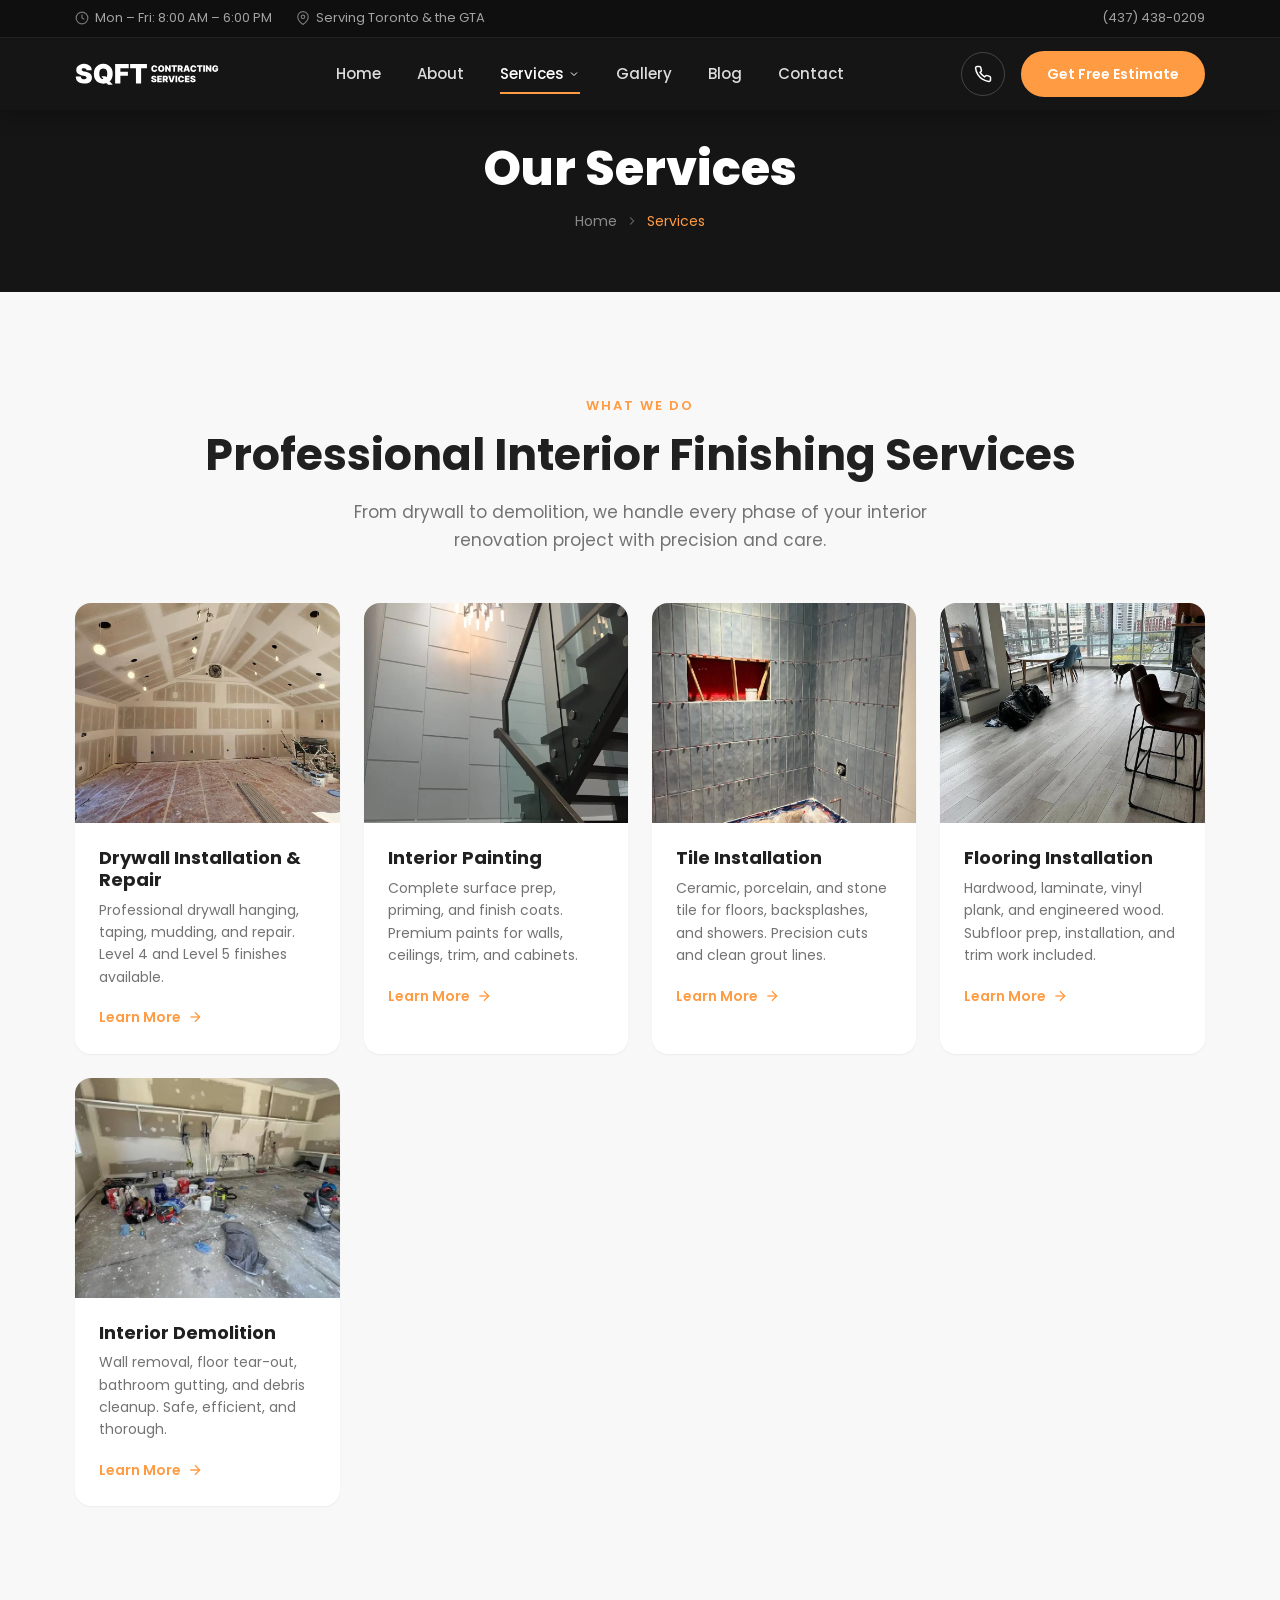
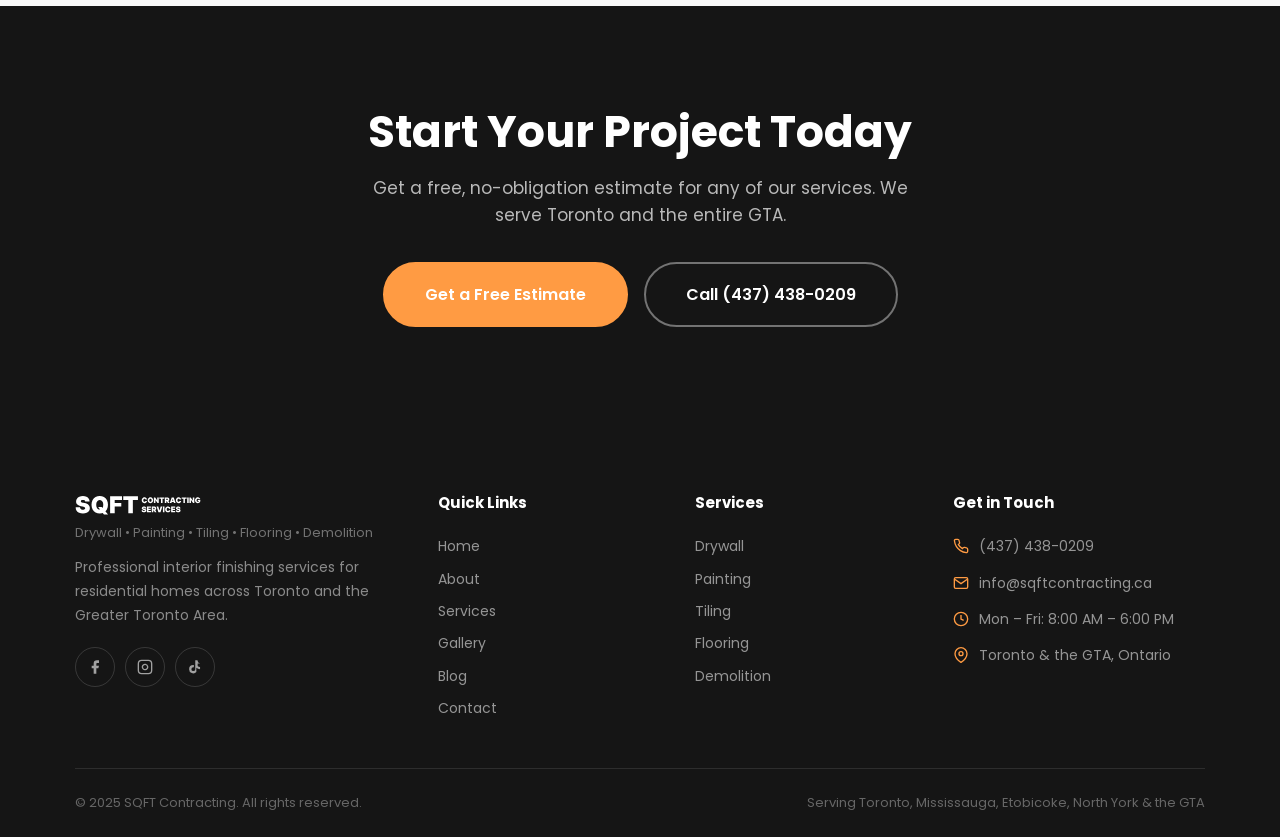
<file: services.html>
<!DOCTYPE html>
<html lang="en">
<head>
    <meta charset="UTF-8">
    <meta name="viewport" content="width=device-width, initial-scale=1.0">
    <title>Our Services — SQFT Contracting | Toronto & GTA</title>
    <meta name="description" content="SQFT Contracting offers drywall installation, interior painting, tiling, flooring, and demolition services for residential homes across Toronto and the GTA.">
    <meta name="robots" content="index, follow">
    <link rel="preconnect" href="https://fonts.googleapis.com">
    <link rel="preconnect" href="https://fonts.gstatic.com" crossorigin>
    <link href="https://fonts.googleapis.com/css2?family=Poppins:wght@400;500;600;700;800;900&display=swap" rel="stylesheet">
    <link rel="stylesheet" href="css/style.css">
    <link rel="icon" type="image/svg+xml" href="favicon.svg">
</head>
<body>

<header class="header header-solid">
    <div class="header-top">
        <div class="container">
            <div class="header-top-left">
                <div class="header-top-item">
                    <svg viewBox="0 0 24 24" fill="none" stroke="currentColor" stroke-width="2"><circle cx="12" cy="12" r="10"/><path d="M12 6v6l4 2"/></svg>
                    Mon – Fri: 8:00 AM – 6:00 PM
                </div>
                <div class="header-top-item">
                    <svg viewBox="0 0 24 24" fill="none" stroke="currentColor" stroke-width="2"><path d="M21 10c0 7-9 13-9 13s-9-6-9-13a9 9 0 0118 0z"/><circle cx="12" cy="10" r="3"/></svg>
                    Serving Toronto &amp; the GTA
                </div>
            </div>
            <div class="header-top-right">
                <a href="tel:+14374380209">(437) 438-0209</a>
            </div>
        </div>
    </div>
    <nav class="nav">
        <div class="container">
            <a href="index.html" class="nav-logo"><img src="IMG/logo-white.svg" alt="SQFT Contracting"></a>
            <ul class="nav-menu">
                <li><a href="index.html" class="nav-link">Home</a></li>
                <li><a href="about.html" class="nav-link">About</a></li>
                <li class="nav-dropdown">
                    <a href="services.html" class="nav-link active">
                        Services
                        <svg class="chevron" viewBox="0 0 24 24" fill="none" stroke="currentColor" stroke-width="2"><path d="M6 9l6 6 6-6"/></svg>
                    </a>
                    <ul class="dropdown-menu">
                        <li><a href="services/drywall.html">Drywall</a></li>
                        <li><a href="services/painting.html">Painting</a></li>
                        <li><a href="services/tiling.html">Tiling</a></li>
                        <li><a href="services/flooring.html">Flooring</a></li>
                        <li><a href="services/demolition.html">Demolition</a>
                    <a href="five-day-house-painting.html">5-Day House Painting</a></li>
                        <li><a href="five-day-house-painting.html">5-Day House Painting</a></li>
                    </ul>
                </li>
                <li><a href="gallery.html" class="nav-link">Gallery</a></li>
                <li><a href="blog.html" class="nav-link">Blog</a></li>
                <li><a href="contact.html" class="nav-link">Contact</a></li>
                <li class="nav-menu-bottom">
                    <a href="tel:+14374380209" class="nav-menu-phone">
                        <svg viewBox="0 0 24 24" fill="none" stroke="currentColor" stroke-width="2"><path d="M22 16.92v3a2 2 0 01-2.18 2 19.79 19.79 0 01-8.63-3.07 19.5 19.5 0 01-6-6 19.79 19.79 0 01-3.07-8.67A2 2 0 014.11 2h3a2 2 0 012 1.72c.127.96.362 1.903.7 2.81a2 2 0 01-.45 2.11L8.09 9.91a16 16 0 006 6l1.27-1.27a2 2 0 012.11-.45c.907.338 1.85.573 2.81.7A2 2 0 0122 16.92z"/></svg>
                        (437) 438-0209
                    </a>
                    <a href="contact.html" class="nav-menu-cta">Get Free Estimate</a>
                </li>
            </ul>
            <div class="nav-right">
                <a href="tel:+14374380209" class="nav-phone" aria-label="Call us">
                    <svg viewBox="0 0 24 24" fill="none" stroke="currentColor" stroke-width="2"><path d="M22 16.92v3a2 2 0 01-2.18 2 19.79 19.79 0 01-8.63-3.07 19.5 19.5 0 01-6-6 19.79 19.79 0 01-3.07-8.67A2 2 0 014.11 2h3a2 2 0 012 1.72c.127.96.362 1.903.7 2.81a2 2 0 01-.45 2.11L8.09 9.91a16 16 0 006 6l1.27-1.27a2 2 0 012.11-.45c.907.338 1.85.573 2.81.7A2 2 0 0122 16.92z"/></svg>
                </a>
                <a href="contact.html" class="btn btn-primary btn-sm nav-cta">Get Free Estimate</a>
            </div>
            <button class="nav-toggle" aria-label="Toggle menu">
                <span></span><span></span><span></span>
            </button>
        </div>
    </nav>
</header>

<div class="mobile-backdrop"></div>

<section class="page-hero">
    <div class="container">
        <h1>Our Services</h1>
        <div class="breadcrumb">
            <a href="index.html">Home</a>
            <svg viewBox="0 0 24 24" fill="none" stroke="currentColor" stroke-width="2"><path d="M9 18l6-6-6-6"/></svg>
            <span class="current">Services</span>
        </div>
    </div>
</section>

<section class="section">
    <div class="container">
        <div class="text-center reveal">
            <span class="section-label">What We Do</span>
            <h2 class="section-title">Professional Interior Finishing Services</h2>
            <p class="section-subtitle">From drywall to demolition, we handle every phase of your interior renovation project with precision and care.</p>
        </div>

        <div class="service-grid reveal-group">
            <a href="services/drywall.html" class="service-card">
                <div class="service-card-image">
                    <img src="IMG/drywall.webp" alt="Drywall Installation" loading="lazy">
                </div>
                <div class="service-card-body">
                    <h3 class="service-card-title">Drywall Installation & Repair</h3>
                    <p class="service-card-text">Professional drywall hanging, taping, mudding, and repair. Level 4 and Level 5 finishes available.</p>
                    <span class="service-card-link">Learn More <svg viewBox="0 0 24 24" fill="none" stroke="currentColor" stroke-width="2"><path d="M5 12h14"/><path d="M12 5l7 7-7 7"/></svg></span>
                </div>
            </a>

            <a href="services/painting.html" class="service-card">
                <div class="service-card-image">
                    <img src="IMG/interior painting.webp" alt="Interior Painting" loading="lazy">
                </div>
                <div class="service-card-body">
                    <h3 class="service-card-title">Interior Painting</h3>
                    <p class="service-card-text">Complete surface prep, priming, and finish coats. Premium paints for walls, ceilings, trim, and cabinets.</p>
                    <span class="service-card-link">Learn More <svg viewBox="0 0 24 24" fill="none" stroke="currentColor" stroke-width="2"><path d="M5 12h14"/><path d="M12 5l7 7-7 7"/></svg></span>
                </div>
            </a>

            <a href="services/tiling.html" class="service-card">
                <div class="service-card-image">
                    <img src="IMG/tilling.webp" alt="Tile Installation" loading="lazy">
                </div>
                <div class="service-card-body">
                    <h3 class="service-card-title">Tile Installation</h3>
                    <p class="service-card-text">Ceramic, porcelain, and stone tile for floors, backsplashes, and showers. Precision cuts and clean grout lines.</p>
                    <span class="service-card-link">Learn More <svg viewBox="0 0 24 24" fill="none" stroke="currentColor" stroke-width="2"><path d="M5 12h14"/><path d="M12 5l7 7-7 7"/></svg></span>
                </div>
            </a>

            <a href="services/flooring.html" class="service-card">
                <div class="service-card-image">
                    <img src="IMG/flooring after.webp" alt="Flooring Installation" loading="lazy">
                </div>
                <div class="service-card-body">
                    <h3 class="service-card-title">Flooring Installation</h3>
                    <p class="service-card-text">Hardwood, laminate, vinyl plank, and engineered wood. Subfloor prep, installation, and trim work included.</p>
                    <span class="service-card-link">Learn More <svg viewBox="0 0 24 24" fill="none" stroke="currentColor" stroke-width="2"><path d="M5 12h14"/><path d="M12 5l7 7-7 7"/></svg></span>
                </div>
            </a>

            <a href="services/demolition.html" class="service-card">
                <div class="service-card-image">
                    <img src="IMG/drywall (2).webp" alt="Interior Demolition" loading="lazy">
                </div>
                <div class="service-card-body">
                    <h3 class="service-card-title">Interior Demolition</h3>
                    <p class="service-card-text">Wall removal, floor tear-out, bathroom gutting, and debris cleanup. Safe, efficient, and thorough.</p>
                    <span class="service-card-link">Learn More <svg viewBox="0 0 24 24" fill="none" stroke="currentColor" stroke-width="2"><path d="M5 12h14"/><path d="M12 5l7 7-7 7"/></svg></span>
                </div>
            </a>
        </div>
    </div>
</section>

<section class="cta-section">
    <div class="container">
        <h2>Start Your Project Today</h2>
        <p>Get a free, no-obligation estimate for any of our services. We serve Toronto and the entire GTA.</p>
        <div class="cta-buttons">
            <a href="contact.html" class="btn btn-primary btn-lg">Get a Free Estimate</a>
            <a href="tel:+14374380209" class="btn btn-outline-light btn-lg">Call (437) 438-0209</a>
        </div>
    </div>
</section>

<footer class="footer">
    <div class="container">
        <div class="footer-main">
            <div class="footer-brand">
                <div class="footer-logo"><img src="IMG/logo-white.svg" alt="SQFT Contracting"></div>
                <div class="footer-tagline">Drywall &bull; Painting &bull; Tiling &bull; Flooring &bull; Demolition</div>
                <p>Professional interior finishing services for residential homes across Toronto and the Greater Toronto Area.</p>
                <div class="footer-social">
                    <a href="#" aria-label="Facebook"><svg viewBox="0 0 24 24" fill="currentColor"><path d="M18 2h-3a5 5 0 00-5 5v3H7v4h3v8h4v-8h3l1-4h-4V7a1 1 0 011-1h3z"/></svg></a>
                    <a href="#" aria-label="Instagram"><svg viewBox="0 0 24 24" fill="none" stroke="currentColor" stroke-width="2"><rect x="2" y="2" width="20" height="20" rx="5" ry="5"/><path d="M16 11.37A4 4 0 1112.63 8 4 4 0 0116 11.37z"/><line x1="17.5" y1="6.5" x2="17.51" y2="6.5"/></svg></a>
                    <a href="#" aria-label="TikTok"><svg viewBox="0 0 24 24" fill="currentColor"><path d="M19.59 6.69a4.83 4.83 0 01-3.77-4.25V2h-3.45v13.67a2.89 2.89 0 01-2.88 2.5 2.89 2.89 0 01-2.89-2.89 2.89 2.89 0 012.89-2.89c.28 0 .54.04.79.1v-3.49a6.37 6.37 0 00-.79-.05A6.34 6.34 0 003.15 15.2a6.34 6.34 0 0010.86 4.48V13.2a8.16 8.16 0 005.58 2.17V12a4.83 4.83 0 01-3.58-1.63V6.69h3.58z"/></svg></a>
                </div>
            </div>
            <div>
                <div class="footer-heading">Quick Links</div>
                <div class="footer-links">
                    <a href="index.html">Home</a>
                    <a href="about.html">About</a>
                    <a href="services.html">Services</a>
                    <a href="gallery.html">Gallery</a>
                    <a href="blog.html">Blog</a>
                    <a href="contact.html">Contact</a>
                </div>
            </div>
            <div>
                <div class="footer-heading">Services</div>
                <div class="footer-links">
                    <a href="services/drywall.html">Drywall</a>
                    <a href="services/painting.html">Painting</a>
                    <a href="services/tiling.html">Tiling</a>
                    <a href="services/flooring.html">Flooring</a>
                    <a href="services/demolition.html">Demolition</a>
                </div>
            </div>
            <div>
                <div class="footer-heading">Get in Touch</div>
                <div class="footer-contact-item">
                    <svg viewBox="0 0 24 24" fill="none" stroke="currentColor" stroke-width="2"><path d="M22 16.92v3a2 2 0 01-2.18 2 19.79 19.79 0 01-8.63-3.07 19.5 19.5 0 01-6-6 19.79 19.79 0 01-3.07-8.67A2 2 0 014.11 2h3a2 2 0 012 1.72c.127.96.362 1.903.7 2.81a2 2 0 01-.45 2.11L8.09 9.91a16 16 0 006 6l1.27-1.27a2 2 0 012.11-.45c.907.338 1.85.573 2.81.7A2 2 0 0122 16.92z"/></svg>
                    <a href="tel:+14374380209">(437) 438-0209</a>
                </div>
                <div class="footer-contact-item">
                    <svg viewBox="0 0 24 24" fill="none" stroke="currentColor" stroke-width="2"><path d="M4 4h16c1.1 0 2 .9 2 2v12c0 1.1-.9 2-2 2H4c-1.1 0-2-.9-2-2V6c0-1.1.9-2 2-2z"/><path d="M22 6l-10 7L2 6"/></svg>
                    <a href="mailto:info@sqftcontracting.ca">info@sqftcontracting.ca</a>
                </div>
                <div class="footer-contact-item">
                    <svg viewBox="0 0 24 24" fill="none" stroke="currentColor" stroke-width="2"><circle cx="12" cy="12" r="10"/><path d="M12 6v6l4 2"/></svg>
                    Mon – Fri: 8:00 AM – 6:00 PM
                </div>
                <div class="footer-contact-item">
                    <svg viewBox="0 0 24 24" fill="none" stroke="currentColor" stroke-width="2"><path d="M21 10c0 7-9 13-9 13s-9-6-9-13a9 9 0 0118 0z"/><circle cx="12" cy="10" r="3"/></svg>
                    Toronto &amp; the GTA, Ontario
                </div>
            </div>
        </div>
        <div class="footer-bottom">
            <span>&copy; 2025 SQFT Contracting. All rights reserved.</span>
            <span>Serving Toronto, Mississauga, Etobicoke, North York &amp; the GTA</span>
        </div>
    </div>
</footer>

<script src="js/main.js"></script>
</body>
</html>
</file>
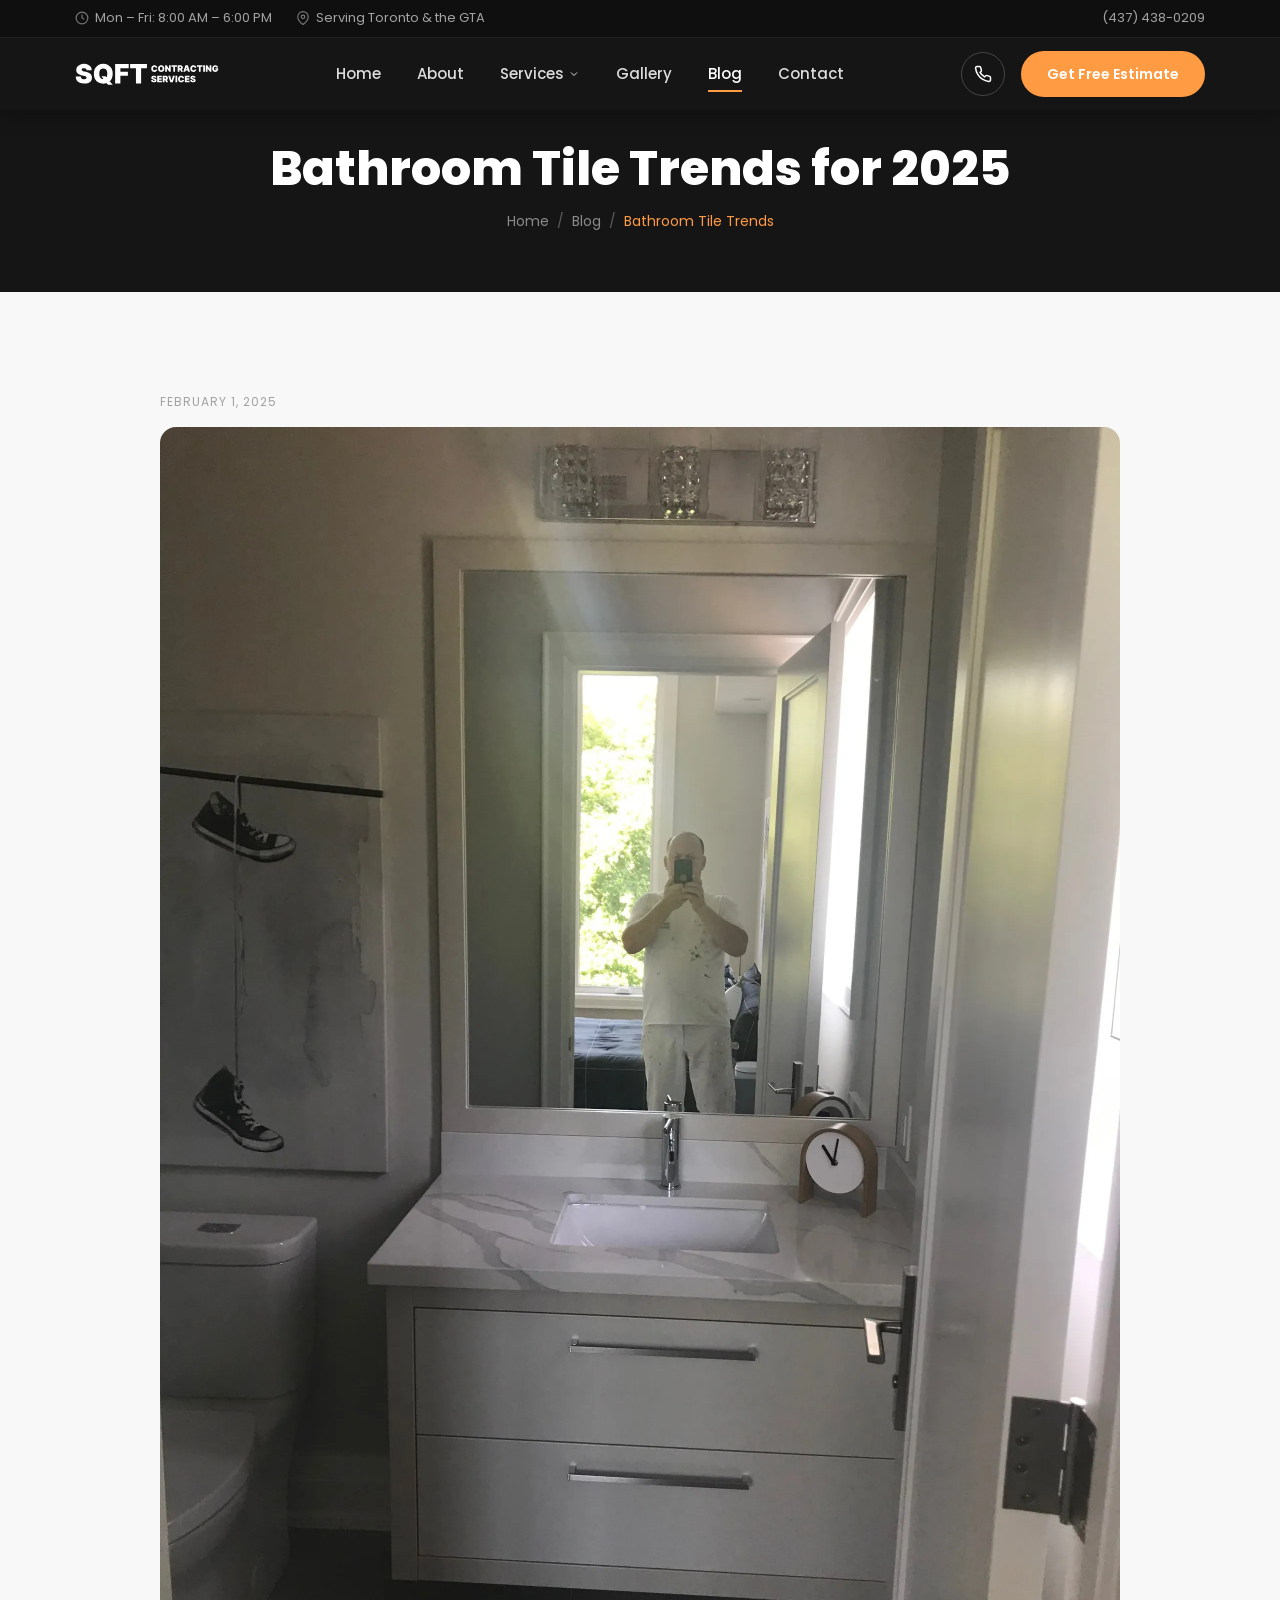
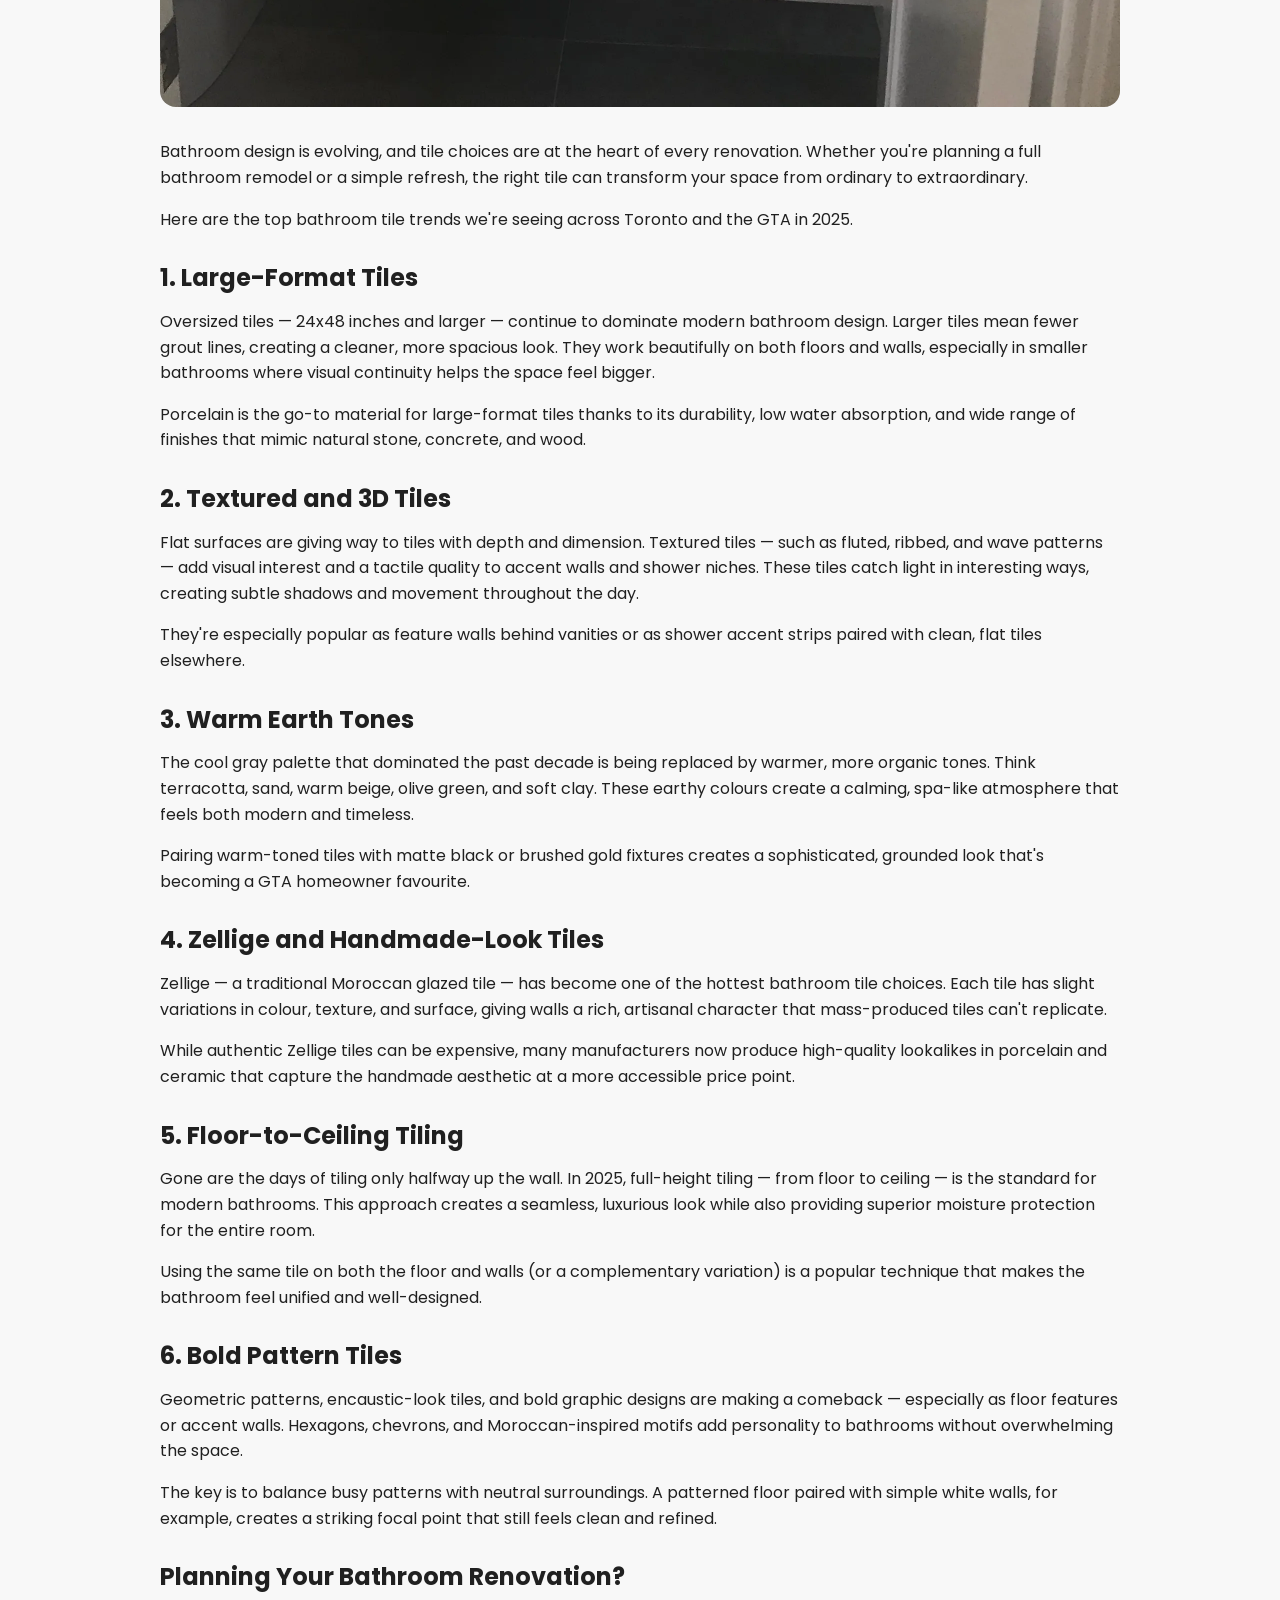
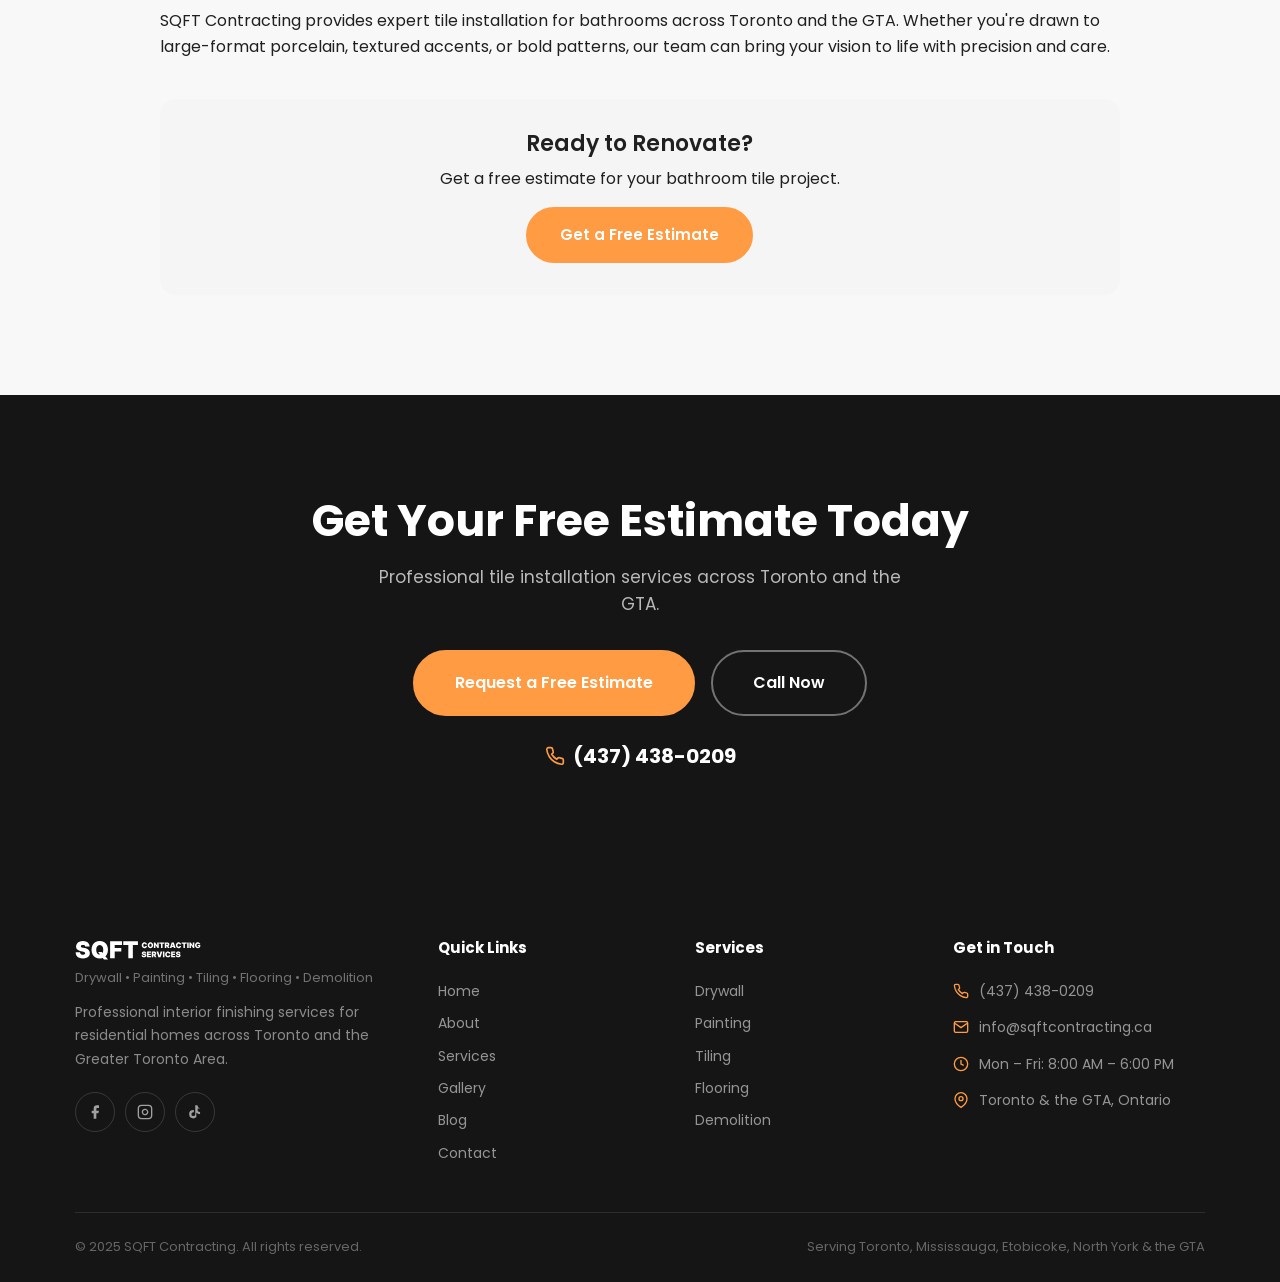
<file: blog/bathroom-tile-trends.html>
<!DOCTYPE html>
<html lang="en">
<head>
    <meta charset="UTF-8">
    <meta name="viewport" content="width=device-width, initial-scale=1.0">
    <title>Bathroom Tile Trends for 2025 — SQFT Contracting</title>
    <meta name="description" content="Explore the top bathroom tile trends for 2025. Large-format porcelain, textured stone, bold patterns, and more. Expert guide from SQFT Contracting in Toronto & GTA.">
    <meta name="keywords" content="bathroom tile trends 2025, tile design ideas, bathroom renovation Toronto, tile installation GTA">
    <meta name="author" content="SQFT Contracting">
    <meta name="robots" content="index, follow">

    <meta property="og:title" content="Bathroom Tile Trends for 2025 — SQFT Contracting">
    <meta property="og:description" content="Explore the top bathroom tile trends shaping home design in 2025.">
    <meta property="og:type" content="article">
    <meta property="og:locale" content="en_CA">

    <link rel="preconnect" href="https://fonts.googleapis.com">
    <link rel="preconnect" href="https://fonts.gstatic.com" crossorigin>
    <link href="https://fonts.googleapis.com/css2?family=Poppins:wght@400;500;600;700;800;900&display=swap" rel="stylesheet">
    <link rel="stylesheet" href="../css/style.css">
    <link rel="icon" type="image/svg+xml" href="../favicon.svg">
</head>
<body>

<header class="header header-solid">
    <div class="header-top">
        <div class="container">
            <div class="header-top-left">
                <div class="header-top-item">
                    <svg viewBox="0 0 24 24" fill="none" stroke="currentColor" stroke-width="2"><circle cx="12" cy="12" r="10"/><path d="M12 6v6l4 2"/></svg>
                    Mon – Fri: 8:00 AM – 6:00 PM
                </div>
                <div class="header-top-item">
                    <svg viewBox="0 0 24 24" fill="none" stroke="currentColor" stroke-width="2"><path d="M21 10c0 7-9 13-9 13s-9-6-9-13a9 9 0 0118 0z"/><circle cx="12" cy="10" r="3"/></svg>
                    Serving Toronto &amp; the GTA
                </div>
            </div>
            <div class="header-top-right">
                <a href="tel:+14374380209">(437) 438-0209</a>
            </div>
        </div>
    </div>

    <nav class="nav">
        <div class="container">
            <a href="../index.html" class="nav-logo"><img src="../IMG/logo-white.svg" alt="SQFT Contracting"></a>

            <ul class="nav-menu">
                <li><a href="../index.html" class="nav-link">Home</a></li>
                <li><a href="../about.html" class="nav-link">About</a></li>
                <li class="nav-dropdown">
                    <a href="../services.html" class="nav-link">
                        Services
                        <svg class="chevron" viewBox="0 0 24 24" fill="none" stroke="currentColor" stroke-width="2"><path d="M6 9l6 6 6-6"/></svg>
                    </a>
                    <ul class="dropdown-menu">
                        <li><a href="../services/drywall.html">Drywall</a></li>
                        <li><a href="../services/painting.html">Painting</a></li>
                        <li><a href="../services/tiling.html">Tiling</a></li>
                        <li><a href="../services/flooring.html">Flooring</a></li>
                        <li><a href="../services/demolition.html">Demolition</a></li>
                        <li><a href="../five-day-house-painting.html">5-Day House Painting</a></li>
                    </ul>
                </li>
                <li><a href="../gallery.html" class="nav-link">Gallery</a></li>
                <li><a href="../blog.html" class="nav-link active">Blog</a></li>
                <li><a href="../contact.html" class="nav-link">Contact</a></li>

            <li class="nav-menu-bottom">
                <a href="tel:+14374380209" class="nav-menu-phone">
                    <svg viewBox="0 0 24 24" fill="none" stroke="currentColor" stroke-width="2"><path d="M22 16.92v3a2 2 0 01-2.18 2 19.79 19.79 0 01-8.63-3.07 19.5 19.5 0 01-6-6 19.79 19.79 0 01-3.07-8.67A2 2 0 014.11 2h3a2 2 0 012 1.72c.127.96.362 1.903.7 2.81a2 2 0 01-.45 2.11L8.09 9.91a16 16 0 006 6l1.27-1.27a2 2 0 012.11-.45c.907.338 1.85.573 2.81.7A2 2 0 0122 16.92z"/></svg>
                    (437) 438-0209
                </a>
                <a href="../contact.html" class="nav-menu-cta">Get Free Estimate</a>
            </li>
        </ul>

            <div class="nav-right">
                <a href="tel:+14374380209" class="nav-phone" aria-label="Call us">
                    <svg viewBox="0 0 24 24" fill="none" stroke="currentColor" stroke-width="2"><path d="M22 16.92v3a2 2 0 01-2.18 2 19.79 19.79 0 01-8.63-3.07 19.5 19.5 0 01-6-6 19.79 19.79 0 01-3.07-8.67A2 2 0 014.11 2h3a2 2 0 012 1.72c.127.96.362 1.903.7 2.81a2 2 0 01-.45 2.11L8.09 9.91a16 16 0 006 6l1.27-1.27a2 2 0 012.11-.45c.907.338 1.85.573 2.81.7A2 2 0 0122 16.92z"/></svg>
                </a>
                <a href="../contact.html" class="btn btn-primary btn-sm nav-cta">Get Free Estimate</a>
            </div>

            <button class="nav-toggle" aria-label="Toggle menu">
                <span></span>
                <span></span>
                <span></span>
            </button>
        </div>
    </nav>
</header>

<div class="mobile-backdrop"></div>

<section class="page-hero">
    <div class="container">
        <h1>Bathroom Tile Trends for 2025</h1>
        <div class="breadcrumb">
            <a href="../index.html">Home</a>
            <span class="separator">/</span>
            <a href="../blog.html">Blog</a>
            <span class="separator">/</span>
            <span class="current">Bathroom Tile Trends</span>
        </div>
    </div>
</section>

<section class="section">
    <div class="container">
        <div style="max-width: 85%; margin: 0 auto;">
            <div class="blog-card-date" style="margin-bottom: 16px;">February 1, 2025</div>

            <img src="../IMG/4990242533686316008.webp" alt="Modern bathroom tile design" loading="lazy" style="width: 100%; border-radius: var(--radius-lg); margin-bottom: 32px;">

            <p>Bathroom design is evolving, and tile choices are at the heart of every renovation. Whether you're planning a full bathroom remodel or a simple refresh, the right tile can transform your space from ordinary to extraordinary.</p>

            <p>Here are the top bathroom tile trends we're seeing across Toronto and the GTA in 2025.</p>

            <h2 style="margin-top: 32px; margin-bottom: 16px; font-size: 1.5rem;">1. Large-Format Tiles</h2>
            <p>Oversized tiles — 24x48 inches and larger — continue to dominate modern bathroom design. Larger tiles mean fewer grout lines, creating a cleaner, more spacious look. They work beautifully on both floors and walls, especially in smaller bathrooms where visual continuity helps the space feel bigger.</p>
            <p>Porcelain is the go-to material for large-format tiles thanks to its durability, low water absorption, and wide range of finishes that mimic natural stone, concrete, and wood.</p>

            <h2 style="margin-top: 32px; margin-bottom: 16px; font-size: 1.5rem;">2. Textured and 3D Tiles</h2>
            <p>Flat surfaces are giving way to tiles with depth and dimension. Textured tiles — such as fluted, ribbed, and wave patterns — add visual interest and a tactile quality to accent walls and shower niches. These tiles catch light in interesting ways, creating subtle shadows and movement throughout the day.</p>
            <p>They're especially popular as feature walls behind vanities or as shower accent strips paired with clean, flat tiles elsewhere.</p>

            <h2 style="margin-top: 32px; margin-bottom: 16px; font-size: 1.5rem;">3. Warm Earth Tones</h2>
            <p>The cool gray palette that dominated the past decade is being replaced by warmer, more organic tones. Think terracotta, sand, warm beige, olive green, and soft clay. These earthy colours create a calming, spa-like atmosphere that feels both modern and timeless.</p>
            <p>Pairing warm-toned tiles with matte black or brushed gold fixtures creates a sophisticated, grounded look that's becoming a GTA homeowner favourite.</p>

            <h2 style="margin-top: 32px; margin-bottom: 16px; font-size: 1.5rem;">4. Zellige and Handmade-Look Tiles</h2>
            <p>Zellige — a traditional Moroccan glazed tile — has become one of the hottest bathroom tile choices. Each tile has slight variations in colour, texture, and surface, giving walls a rich, artisanal character that mass-produced tiles can't replicate.</p>
            <p>While authentic Zellige tiles can be expensive, many manufacturers now produce high-quality lookalikes in porcelain and ceramic that capture the handmade aesthetic at a more accessible price point.</p>

            <h2 style="margin-top: 32px; margin-bottom: 16px; font-size: 1.5rem;">5. Floor-to-Ceiling Tiling</h2>
            <p>Gone are the days of tiling only halfway up the wall. In 2025, full-height tiling — from floor to ceiling — is the standard for modern bathrooms. This approach creates a seamless, luxurious look while also providing superior moisture protection for the entire room.</p>
            <p>Using the same tile on both the floor and walls (or a complementary variation) is a popular technique that makes the bathroom feel unified and well-designed.</p>

            <h2 style="margin-top: 32px; margin-bottom: 16px; font-size: 1.5rem;">6. Bold Pattern Tiles</h2>
            <p>Geometric patterns, encaustic-look tiles, and bold graphic designs are making a comeback — especially as floor features or accent walls. Hexagons, chevrons, and Moroccan-inspired motifs add personality to bathrooms without overwhelming the space.</p>
            <p>The key is to balance busy patterns with neutral surroundings. A patterned floor paired with simple white walls, for example, creates a striking focal point that still feels clean and refined.</p>

            <h2 style="margin-top: 32px; margin-bottom: 16px; font-size: 1.5rem;">Planning Your Bathroom Renovation?</h2>
            <p>SQFT Contracting provides expert tile installation for bathrooms across Toronto and the GTA. Whether you're drawn to large-format porcelain, textured accents, or bold patterns, our team can bring your vision to life with precision and care.</p>

            <div style="margin-top: 40px; padding: 32px; background-color: var(--color-gray-100); border-radius: var(--radius-lg); text-align: center;">
                <h3 style="margin-bottom: 8px;">Ready to Renovate?</h3>
                <p style="margin-bottom: 16px;">Get a free estimate for your bathroom tile project.</p>
                <a href="../contact.html" class="btn btn-primary">Get a Free Estimate</a>
            </div>
        </div>
    </div>
</section>

<section class="cta-section">
    <div class="container">
        <h2>Get Your Free Estimate Today</h2>
        <p>Professional tile installation services across Toronto and the GTA.</p>
        <div class="cta-buttons">
            <a href="../contact.html" class="btn btn-primary btn-lg">Request a Free Estimate</a>
            <a href="tel:+14374380209" class="btn btn-outline-light btn-lg">Call Now</a>
        </div>
        <div class="cta-phone">
            <svg viewBox="0 0 24 24" fill="none" stroke="currentColor" stroke-width="2"><path d="M22 16.92v3a2 2 0 01-2.18 2 19.79 19.79 0 01-8.63-3.07 19.5 19.5 0 01-6-6 19.79 19.79 0 01-3.07-8.67A2 2 0 014.11 2h3a2 2 0 012 1.72c.127.96.362 1.903.7 2.81a2 2 0 01-.45 2.11L8.09 9.91a16 16 0 006 6l1.27-1.27a2 2 0 012.11-.45c.907.338 1.85.573 2.81.7A2 2 0 0122 16.92z"/></svg>
            (437) 438-0209
        </div>
    </div>
</section>

<footer class="footer">
    <div class="container">
        <div class="footer-main">
            <div class="footer-brand">
                <div class="footer-logo"><img src="../IMG/logo-white.svg" alt="SQFT Contracting"></div>
                <div class="footer-tagline">Drywall &bull; Painting &bull; Tiling &bull; Flooring &bull; Demolition</div>
                <p>Professional interior finishing services for residential homes across Toronto and the Greater Toronto Area.</p>
                <div class="footer-social">
                    <a href="#" aria-label="Facebook"><svg viewBox="0 0 24 24" fill="currentColor"><path d="M18 2h-3a5 5 0 00-5 5v3H7v4h3v8h4v-8h3l1-4h-4V7a1 1 0 011-1h3z"/></svg></a>
                    <a href="#" aria-label="Instagram"><svg viewBox="0 0 24 24" fill="none" stroke="currentColor" stroke-width="2"><rect x="2" y="2" width="20" height="20" rx="5" ry="5"/><path d="M16 11.37A4 4 0 1112.63 8 4 4 0 0116 11.37z"/><line x1="17.5" y1="6.5" x2="17.51" y2="6.5"/></svg></a>
                    <a href="#" aria-label="TikTok"><svg viewBox="0 0 24 24" fill="currentColor"><path d="M19.59 6.69a4.83 4.83 0 01-3.77-4.25V2h-3.45v13.67a2.89 2.89 0 01-2.88 2.5 2.89 2.89 0 01-2.89-2.89 2.89 2.89 0 012.89-2.89c.28 0 .54.04.79.1v-3.49a6.37 6.37 0 00-.79-.05A6.34 6.34 0 003.15 15.2a6.34 6.34 0 0010.86 4.48V13.2a8.16 8.16 0 005.58 2.17V12a4.83 4.83 0 01-3.58-1.63V6.69h3.58z"/></svg></a>
                </div>
            </div>
            <div>
                <div class="footer-heading">Quick Links</div>
                <div class="footer-links">
                    <a href="../index.html">Home</a>
                    <a href="../about.html">About</a>
                    <a href="../services.html">Services</a>
                    <a href="../gallery.html">Gallery</a>
                    <a href="../blog.html">Blog</a>
                    <a href="../contact.html">Contact</a>
                </div>
            </div>
            <div>
                <div class="footer-heading">Services</div>
                <div class="footer-links">
                    <a href="../services/drywall.html">Drywall</a>
                    <a href="../services/painting.html">Painting</a>
                    <a href="../services/tiling.html">Tiling</a>
                    <a href="../services/flooring.html">Flooring</a>
                    <a href="../services/demolition.html">Demolition</a>
                </div>
            </div>
            <div>
                <div class="footer-heading">Get in Touch</div>
                <div class="footer-contact-item"><svg viewBox="0 0 24 24" fill="none" stroke="currentColor" stroke-width="2"><path d="M22 16.92v3a2 2 0 01-2.18 2 19.79 19.79 0 01-8.63-3.07 19.5 19.5 0 01-6-6 19.79 19.79 0 01-3.07-8.67A2 2 0 014.11 2h3a2 2 0 012 1.72c.127.96.362 1.903.7 2.81a2 2 0 01-.45 2.11L8.09 9.91a16 16 0 006 6l1.27-1.27a2 2 0 012.11-.45c.907.338 1.85.573 2.81.7A2 2 0 0122 16.92z"/></svg><a href="tel:+14374380209">(437) 438-0209</a></div>
                <div class="footer-contact-item"><svg viewBox="0 0 24 24" fill="none" stroke="currentColor" stroke-width="2"><path d="M4 4h16c1.1 0 2 .9 2 2v12c0 1.1-.9 2-2 2H4c-1.1 0-2-.9-2-2V6c0-1.1.9-2 2-2z"/><path d="M22 6l-10 7L2 6"/></svg><a href="mailto:info@sqftcontracting.ca">info@sqftcontracting.ca</a></div>
                <div class="footer-contact-item"><svg viewBox="0 0 24 24" fill="none" stroke="currentColor" stroke-width="2"><circle cx="12" cy="12" r="10"/><path d="M12 6v6l4 2"/></svg>Mon – Fri: 8:00 AM – 6:00 PM</div>
                <div class="footer-contact-item"><svg viewBox="0 0 24 24" fill="none" stroke="currentColor" stroke-width="2"><path d="M21 10c0 7-9 13-9 13s-9-6-9-13a9 9 0 0118 0z"/><circle cx="12" cy="10" r="3"/></svg>Toronto &amp; the GTA, Ontario</div>
            </div>
        </div>
        <div class="footer-bottom">
            <span>&copy; 2025 SQFT Contracting. All rights reserved.</span>
            <span>Serving Toronto, Mississauga, Etobicoke, North York &amp; the GTA</span>
        </div>
    </div>
</footer>

<script src="../js/main.js"></script>
</body>
</html>
</file>
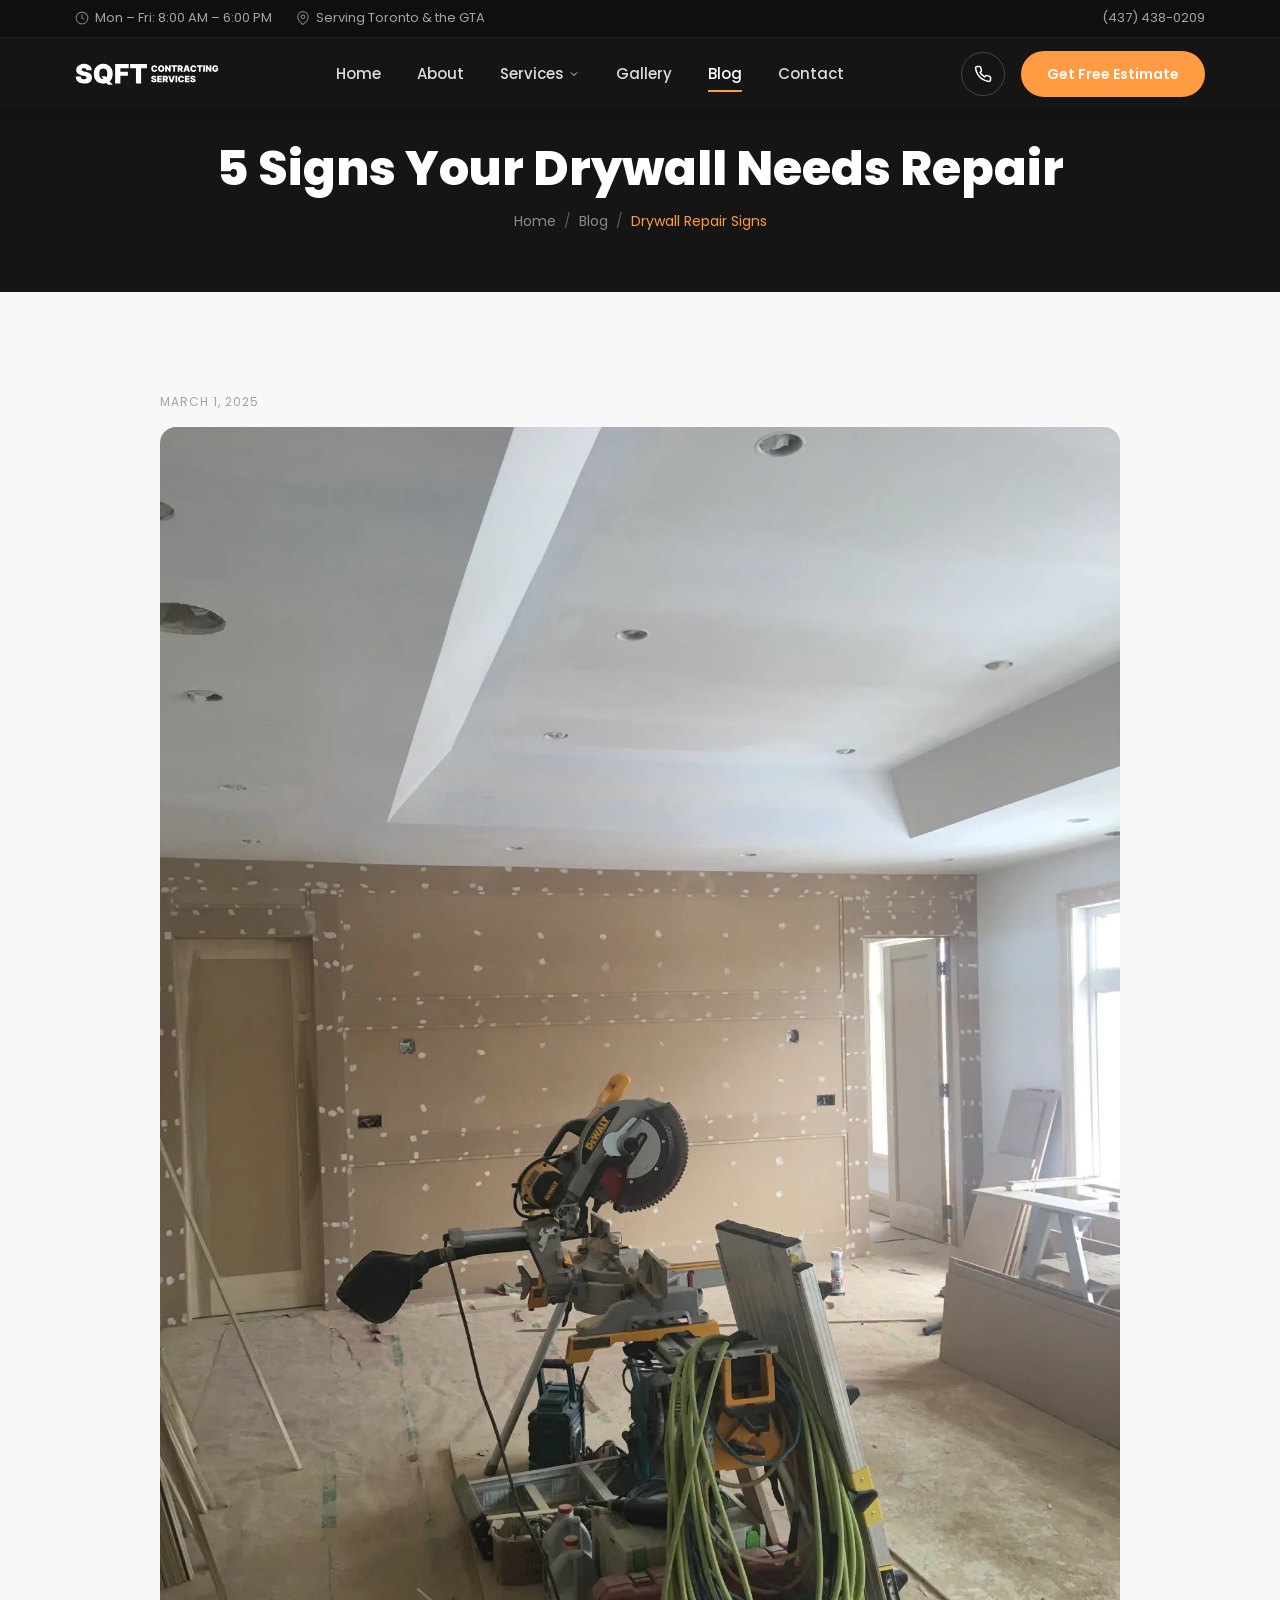
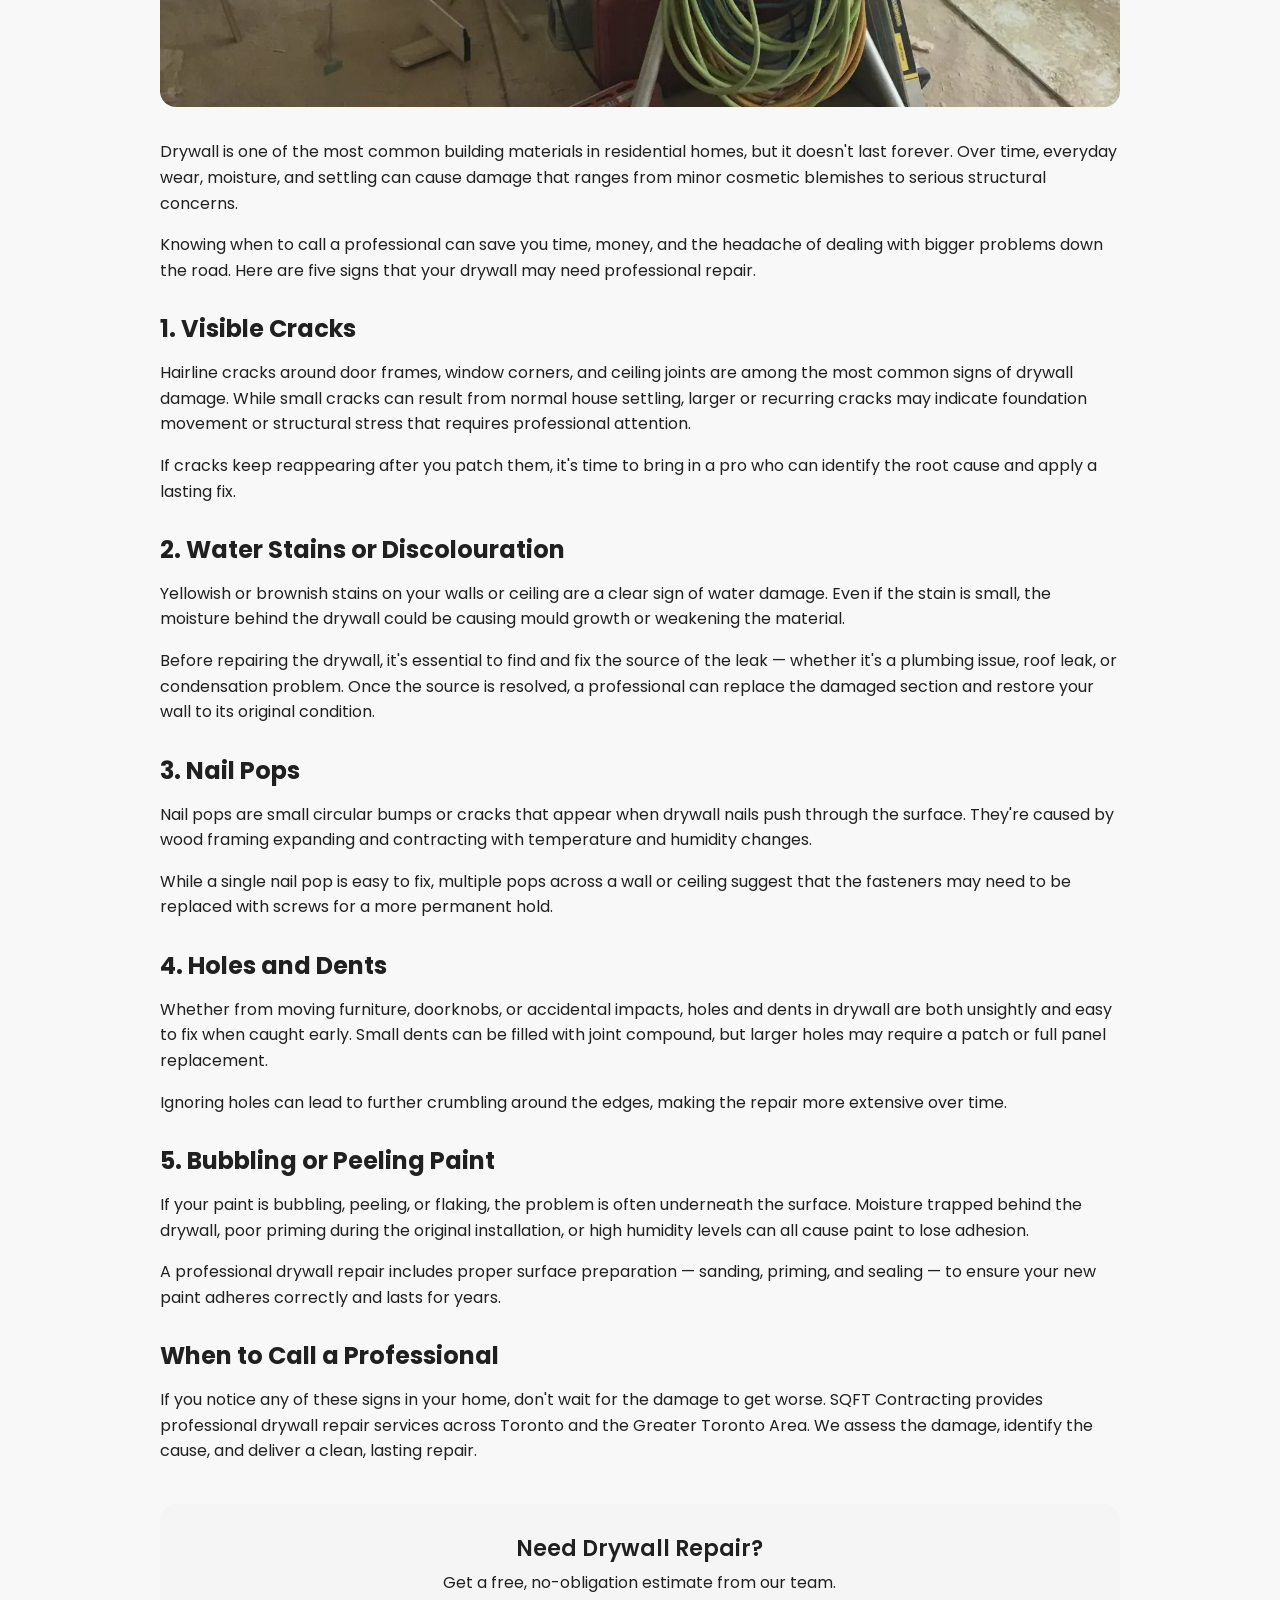
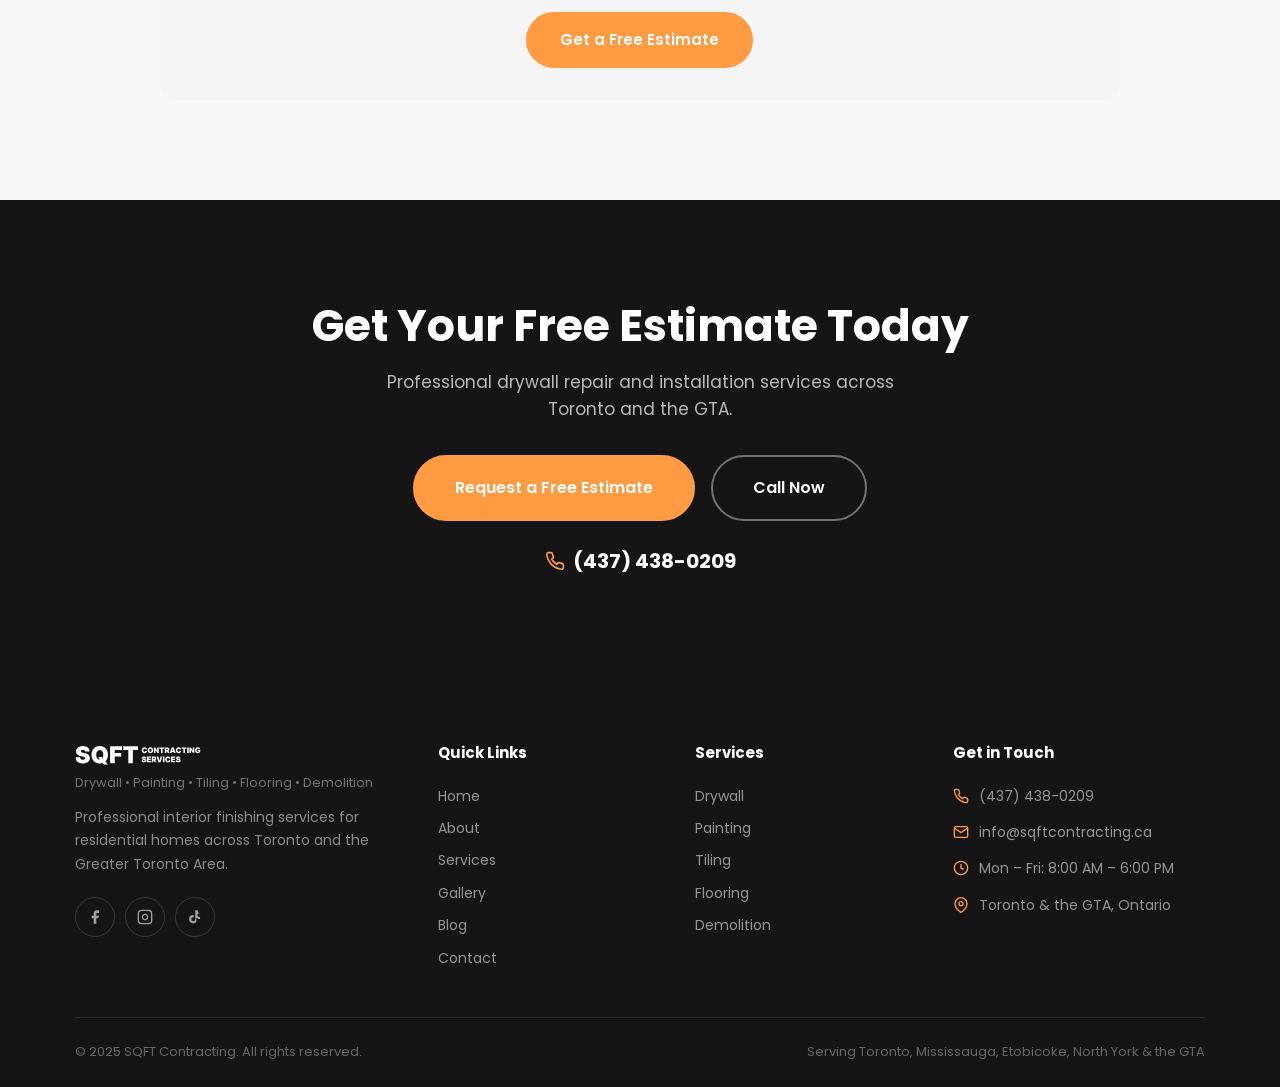
<file: blog/drywall-repair-signs.html>
<!DOCTYPE html>
<html lang="en">
<head>
    <meta charset="UTF-8">
    <meta name="viewport" content="width=device-width, initial-scale=1.0">
    <title>5 Signs Your Drywall Needs Repair — SQFT Contracting</title>
    <meta name="description" content="Learn the 5 most common signs that your drywall needs professional repair. Cracks, water stains, nail pops, and more. Expert advice from SQFT Contracting in Toronto & GTA.">
    <meta name="keywords" content="drywall repair Toronto, drywall cracks, water damaged drywall, drywall contractor GTA">
    <meta name="author" content="SQFT Contracting">
    <meta name="robots" content="index, follow">

    <!-- Open Graph -->
    <meta property="og:title" content="5 Signs Your Drywall Needs Repair — SQFT Contracting">
    <meta property="og:description" content="Learn the 5 most common signs that your drywall needs professional repair.">
    <meta property="og:type" content="article">
    <meta property="og:locale" content="en_CA">

    <!-- Google Fonts -->
    <link rel="preconnect" href="https://fonts.googleapis.com">
    <link rel="preconnect" href="https://fonts.gstatic.com" crossorigin>
    <link href="https://fonts.googleapis.com/css2?family=Poppins:wght@400;500;600;700;800;900&display=swap" rel="stylesheet">

    <!-- Stylesheet -->
    <link rel="stylesheet" href="../css/style.css">
    <link rel="icon" type="image/svg+xml" href="../favicon.svg">
</head>
<body>

<!-- HEADER -->
<header class="header header-solid">
    <div class="header-top">
        <div class="container">
            <div class="header-top-left">
                <div class="header-top-item">
                    <svg viewBox="0 0 24 24" fill="none" stroke="currentColor" stroke-width="2"><circle cx="12" cy="12" r="10"/><path d="M12 6v6l4 2"/></svg>
                    Mon – Fri: 8:00 AM – 6:00 PM
                </div>
                <div class="header-top-item">
                    <svg viewBox="0 0 24 24" fill="none" stroke="currentColor" stroke-width="2"><path d="M21 10c0 7-9 13-9 13s-9-6-9-13a9 9 0 0118 0z"/><circle cx="12" cy="10" r="3"/></svg>
                    Serving Toronto &amp; the GTA
                </div>
            </div>
            <div class="header-top-right">
                <a href="tel:+14374380209">(437) 438-0209</a>
            </div>
        </div>
    </div>

    <nav class="nav">
        <div class="container">
            <a href="../index.html" class="nav-logo"><img src="../IMG/logo-white.svg" alt="SQFT Contracting"></a>

            <ul class="nav-menu">
                <li><a href="../index.html" class="nav-link">Home</a></li>
                <li><a href="../about.html" class="nav-link">About</a></li>
                <li class="nav-dropdown">
                    <a href="../services.html" class="nav-link">
                        Services
                        <svg class="chevron" viewBox="0 0 24 24" fill="none" stroke="currentColor" stroke-width="2"><path d="M6 9l6 6 6-6"/></svg>
                    </a>
                    <ul class="dropdown-menu">
                        <li><a href="../services/drywall.html">Drywall</a></li>
                        <li><a href="../services/painting.html">Painting</a></li>
                        <li><a href="../services/tiling.html">Tiling</a></li>
                        <li><a href="../services/flooring.html">Flooring</a></li>
                        <li><a href="../services/demolition.html">Demolition</a></li>
                        <li><a href="../five-day-house-painting.html">5-Day House Painting</a></li>
                    </ul>
                </li>
                <li><a href="../gallery.html" class="nav-link">Gallery</a></li>
                <li><a href="../blog.html" class="nav-link active">Blog</a></li>
                <li><a href="../contact.html" class="nav-link">Contact</a></li>

            <li class="nav-menu-bottom">
                <a href="tel:+14374380209" class="nav-menu-phone">
                    <svg viewBox="0 0 24 24" fill="none" stroke="currentColor" stroke-width="2"><path d="M22 16.92v3a2 2 0 01-2.18 2 19.79 19.79 0 01-8.63-3.07 19.5 19.5 0 01-6-6 19.79 19.79 0 01-3.07-8.67A2 2 0 014.11 2h3a2 2 0 012 1.72c.127.96.362 1.903.7 2.81a2 2 0 01-.45 2.11L8.09 9.91a16 16 0 006 6l1.27-1.27a2 2 0 012.11-.45c.907.338 1.85.573 2.81.7A2 2 0 0122 16.92z"/></svg>
                    (437) 438-0209
                </a>
                <a href="../contact.html" class="nav-menu-cta">Get Free Estimate</a>
            </li>
        </ul>

            <div class="nav-right">
                <a href="tel:+14374380209" class="nav-phone" aria-label="Call us">
                    <svg viewBox="0 0 24 24" fill="none" stroke="currentColor" stroke-width="2"><path d="M22 16.92v3a2 2 0 01-2.18 2 19.79 19.79 0 01-8.63-3.07 19.5 19.5 0 01-6-6 19.79 19.79 0 01-3.07-8.67A2 2 0 014.11 2h3a2 2 0 012 1.72c.127.96.362 1.903.7 2.81a2 2 0 01-.45 2.11L8.09 9.91a16 16 0 006 6l1.27-1.27a2 2 0 012.11-.45c.907.338 1.85.573 2.81.7A2 2 0 0122 16.92z"/></svg>
                </a>
                <a href="../contact.html" class="btn btn-primary btn-sm nav-cta">Get Free Estimate</a>
            </div>

            <button class="nav-toggle" aria-label="Toggle menu">
                <span></span>
                <span></span>
                <span></span>
            </button>
        </div>
    </nav>
</header>

<div class="mobile-backdrop"></div>

<!-- PAGE HERO -->
<section class="page-hero">
    <div class="container">
        <h1>5 Signs Your Drywall Needs Repair</h1>
        <div class="breadcrumb">
            <a href="../index.html">Home</a>
            <span class="separator">/</span>
            <a href="../blog.html">Blog</a>
            <span class="separator">/</span>
            <span class="current">Drywall Repair Signs</span>
        </div>
    </div>
</section>

<!-- ARTICLE -->
<section class="section">
    <div class="container">
        <div style="max-width: 85%; margin: 0 auto;">
            <div class="blog-card-date" style="margin-bottom: 16px;">March 1, 2025</div>

            <img src="../IMG/4990242533686316005.webp" alt="Drywall damage requiring repair" loading="lazy" style="width: 100%; border-radius: var(--radius-lg); margin-bottom: 32px;">

            <p>Drywall is one of the most common building materials in residential homes, but it doesn't last forever. Over time, everyday wear, moisture, and settling can cause damage that ranges from minor cosmetic blemishes to serious structural concerns.</p>

            <p>Knowing when to call a professional can save you time, money, and the headache of dealing with bigger problems down the road. Here are five signs that your drywall may need professional repair.</p>

            <h2 style="margin-top: 32px; margin-bottom: 16px; font-size: 1.5rem;">1. Visible Cracks</h2>
            <p>Hairline cracks around door frames, window corners, and ceiling joints are among the most common signs of drywall damage. While small cracks can result from normal house settling, larger or recurring cracks may indicate foundation movement or structural stress that requires professional attention.</p>
            <p>If cracks keep reappearing after you patch them, it's time to bring in a pro who can identify the root cause and apply a lasting fix.</p>

            <h2 style="margin-top: 32px; margin-bottom: 16px; font-size: 1.5rem;">2. Water Stains or Discolouration</h2>
            <p>Yellowish or brownish stains on your walls or ceiling are a clear sign of water damage. Even if the stain is small, the moisture behind the drywall could be causing mould growth or weakening the material.</p>
            <p>Before repairing the drywall, it's essential to find and fix the source of the leak — whether it's a plumbing issue, roof leak, or condensation problem. Once the source is resolved, a professional can replace the damaged section and restore your wall to its original condition.</p>

            <h2 style="margin-top: 32px; margin-bottom: 16px; font-size: 1.5rem;">3. Nail Pops</h2>
            <p>Nail pops are small circular bumps or cracks that appear when drywall nails push through the surface. They're caused by wood framing expanding and contracting with temperature and humidity changes.</p>
            <p>While a single nail pop is easy to fix, multiple pops across a wall or ceiling suggest that the fasteners may need to be replaced with screws for a more permanent hold.</p>

            <h2 style="margin-top: 32px; margin-bottom: 16px; font-size: 1.5rem;">4. Holes and Dents</h2>
            <p>Whether from moving furniture, doorknobs, or accidental impacts, holes and dents in drywall are both unsightly and easy to fix when caught early. Small dents can be filled with joint compound, but larger holes may require a patch or full panel replacement.</p>
            <p>Ignoring holes can lead to further crumbling around the edges, making the repair more extensive over time.</p>

            <h2 style="margin-top: 32px; margin-bottom: 16px; font-size: 1.5rem;">5. Bubbling or Peeling Paint</h2>
            <p>If your paint is bubbling, peeling, or flaking, the problem is often underneath the surface. Moisture trapped behind the drywall, poor priming during the original installation, or high humidity levels can all cause paint to lose adhesion.</p>
            <p>A professional drywall repair includes proper surface preparation — sanding, priming, and sealing — to ensure your new paint adheres correctly and lasts for years.</p>

            <h2 style="margin-top: 32px; margin-bottom: 16px; font-size: 1.5rem;">When to Call a Professional</h2>
            <p>If you notice any of these signs in your home, don't wait for the damage to get worse. SQFT Contracting provides professional drywall repair services across Toronto and the Greater Toronto Area. We assess the damage, identify the cause, and deliver a clean, lasting repair.</p>

            <div style="margin-top: 40px; padding: 32px; background-color: var(--color-gray-100); border-radius: var(--radius-lg); text-align: center;">
                <h3 style="margin-bottom: 8px;">Need Drywall Repair?</h3>
                <p style="margin-bottom: 16px;">Get a free, no-obligation estimate from our team.</p>
                <a href="../contact.html" class="btn btn-primary">Get a Free Estimate</a>
            </div>
        </div>
    </div>
</section>

<!-- CTA -->
<section class="cta-section">
    <div class="container">
        <h2>Get Your Free Estimate Today</h2>
        <p>Professional drywall repair and installation services across Toronto and the GTA.</p>
        <div class="cta-buttons">
            <a href="../contact.html" class="btn btn-primary btn-lg">Request a Free Estimate</a>
            <a href="tel:+14374380209" class="btn btn-outline-light btn-lg">Call Now</a>
        </div>
        <div class="cta-phone">
            <svg viewBox="0 0 24 24" fill="none" stroke="currentColor" stroke-width="2"><path d="M22 16.92v3a2 2 0 01-2.18 2 19.79 19.79 0 01-8.63-3.07 19.5 19.5 0 01-6-6 19.79 19.79 0 01-3.07-8.67A2 2 0 014.11 2h3a2 2 0 012 1.72c.127.96.362 1.903.7 2.81a2 2 0 01-.45 2.11L8.09 9.91a16 16 0 006 6l1.27-1.27a2 2 0 012.11-.45c.907.338 1.85.573 2.81.7A2 2 0 0122 16.92z"/></svg>
            (437) 438-0209
        </div>
    </div>
</section>

<!-- FOOTER -->
<footer class="footer">
    <div class="container">
        <div class="footer-main">
            <div class="footer-brand">
                <div class="footer-logo"><img src="../IMG/logo-white.svg" alt="SQFT Contracting"></div>
                <div class="footer-tagline">Drywall &bull; Painting &bull; Tiling &bull; Flooring &bull; Demolition</div>
                <p>Professional interior finishing services for residential homes across Toronto and the Greater Toronto Area.</p>
                <div class="footer-social">
                    <a href="#" aria-label="Facebook"><svg viewBox="0 0 24 24" fill="currentColor"><path d="M18 2h-3a5 5 0 00-5 5v3H7v4h3v8h4v-8h3l1-4h-4V7a1 1 0 011-1h3z"/></svg></a>
                    <a href="#" aria-label="Instagram"><svg viewBox="0 0 24 24" fill="none" stroke="currentColor" stroke-width="2"><rect x="2" y="2" width="20" height="20" rx="5" ry="5"/><path d="M16 11.37A4 4 0 1112.63 8 4 4 0 0116 11.37z"/><line x1="17.5" y1="6.5" x2="17.51" y2="6.5"/></svg></a>
                    <a href="#" aria-label="TikTok"><svg viewBox="0 0 24 24" fill="currentColor"><path d="M19.59 6.69a4.83 4.83 0 01-3.77-4.25V2h-3.45v13.67a2.89 2.89 0 01-2.88 2.5 2.89 2.89 0 01-2.89-2.89 2.89 2.89 0 012.89-2.89c.28 0 .54.04.79.1v-3.49a6.37 6.37 0 00-.79-.05A6.34 6.34 0 003.15 15.2a6.34 6.34 0 0010.86 4.48V13.2a8.16 8.16 0 005.58 2.17V12a4.83 4.83 0 01-3.58-1.63V6.69h3.58z"/></svg></a>
                </div>
            </div>
            <div>
                <div class="footer-heading">Quick Links</div>
                <div class="footer-links">
                    <a href="../index.html">Home</a>
                    <a href="../about.html">About</a>
                    <a href="../services.html">Services</a>
                    <a href="../gallery.html">Gallery</a>
                    <a href="../blog.html">Blog</a>
                    <a href="../contact.html">Contact</a>
                </div>
            </div>
            <div>
                <div class="footer-heading">Services</div>
                <div class="footer-links">
                    <a href="../services/drywall.html">Drywall</a>
                    <a href="../services/painting.html">Painting</a>
                    <a href="../services/tiling.html">Tiling</a>
                    <a href="../services/flooring.html">Flooring</a>
                    <a href="../services/demolition.html">Demolition</a>
                </div>
            </div>
            <div>
                <div class="footer-heading">Get in Touch</div>
                <div class="footer-contact-item"><svg viewBox="0 0 24 24" fill="none" stroke="currentColor" stroke-width="2"><path d="M22 16.92v3a2 2 0 01-2.18 2 19.79 19.79 0 01-8.63-3.07 19.5 19.5 0 01-6-6 19.79 19.79 0 01-3.07-8.67A2 2 0 014.11 2h3a2 2 0 012 1.72c.127.96.362 1.903.7 2.81a2 2 0 01-.45 2.11L8.09 9.91a16 16 0 006 6l1.27-1.27a2 2 0 012.11-.45c.907.338 1.85.573 2.81.7A2 2 0 0122 16.92z"/></svg><a href="tel:+14374380209">(437) 438-0209</a></div>
                <div class="footer-contact-item"><svg viewBox="0 0 24 24" fill="none" stroke="currentColor" stroke-width="2"><path d="M4 4h16c1.1 0 2 .9 2 2v12c0 1.1-.9 2-2 2H4c-1.1 0-2-.9-2-2V6c0-1.1.9-2 2-2z"/><path d="M22 6l-10 7L2 6"/></svg><a href="mailto:info@sqftcontracting.ca">info@sqftcontracting.ca</a></div>
                <div class="footer-contact-item"><svg viewBox="0 0 24 24" fill="none" stroke="currentColor" stroke-width="2"><circle cx="12" cy="12" r="10"/><path d="M12 6v6l4 2"/></svg>Mon – Fri: 8:00 AM – 6:00 PM</div>
                <div class="footer-contact-item"><svg viewBox="0 0 24 24" fill="none" stroke="currentColor" stroke-width="2"><path d="M21 10c0 7-9 13-9 13s-9-6-9-13a9 9 0 0118 0z"/><circle cx="12" cy="10" r="3"/></svg>Toronto &amp; the GTA, Ontario</div>
            </div>
        </div>
        <div class="footer-bottom">
            <span>&copy; 2025 SQFT Contracting. All rights reserved.</span>
            <span>Serving Toronto, Mississauga, Etobicoke, North York &amp; the GTA</span>
        </div>
    </div>
</footer>

<script src="../js/main.js"></script>
</body>
</html>
</file>
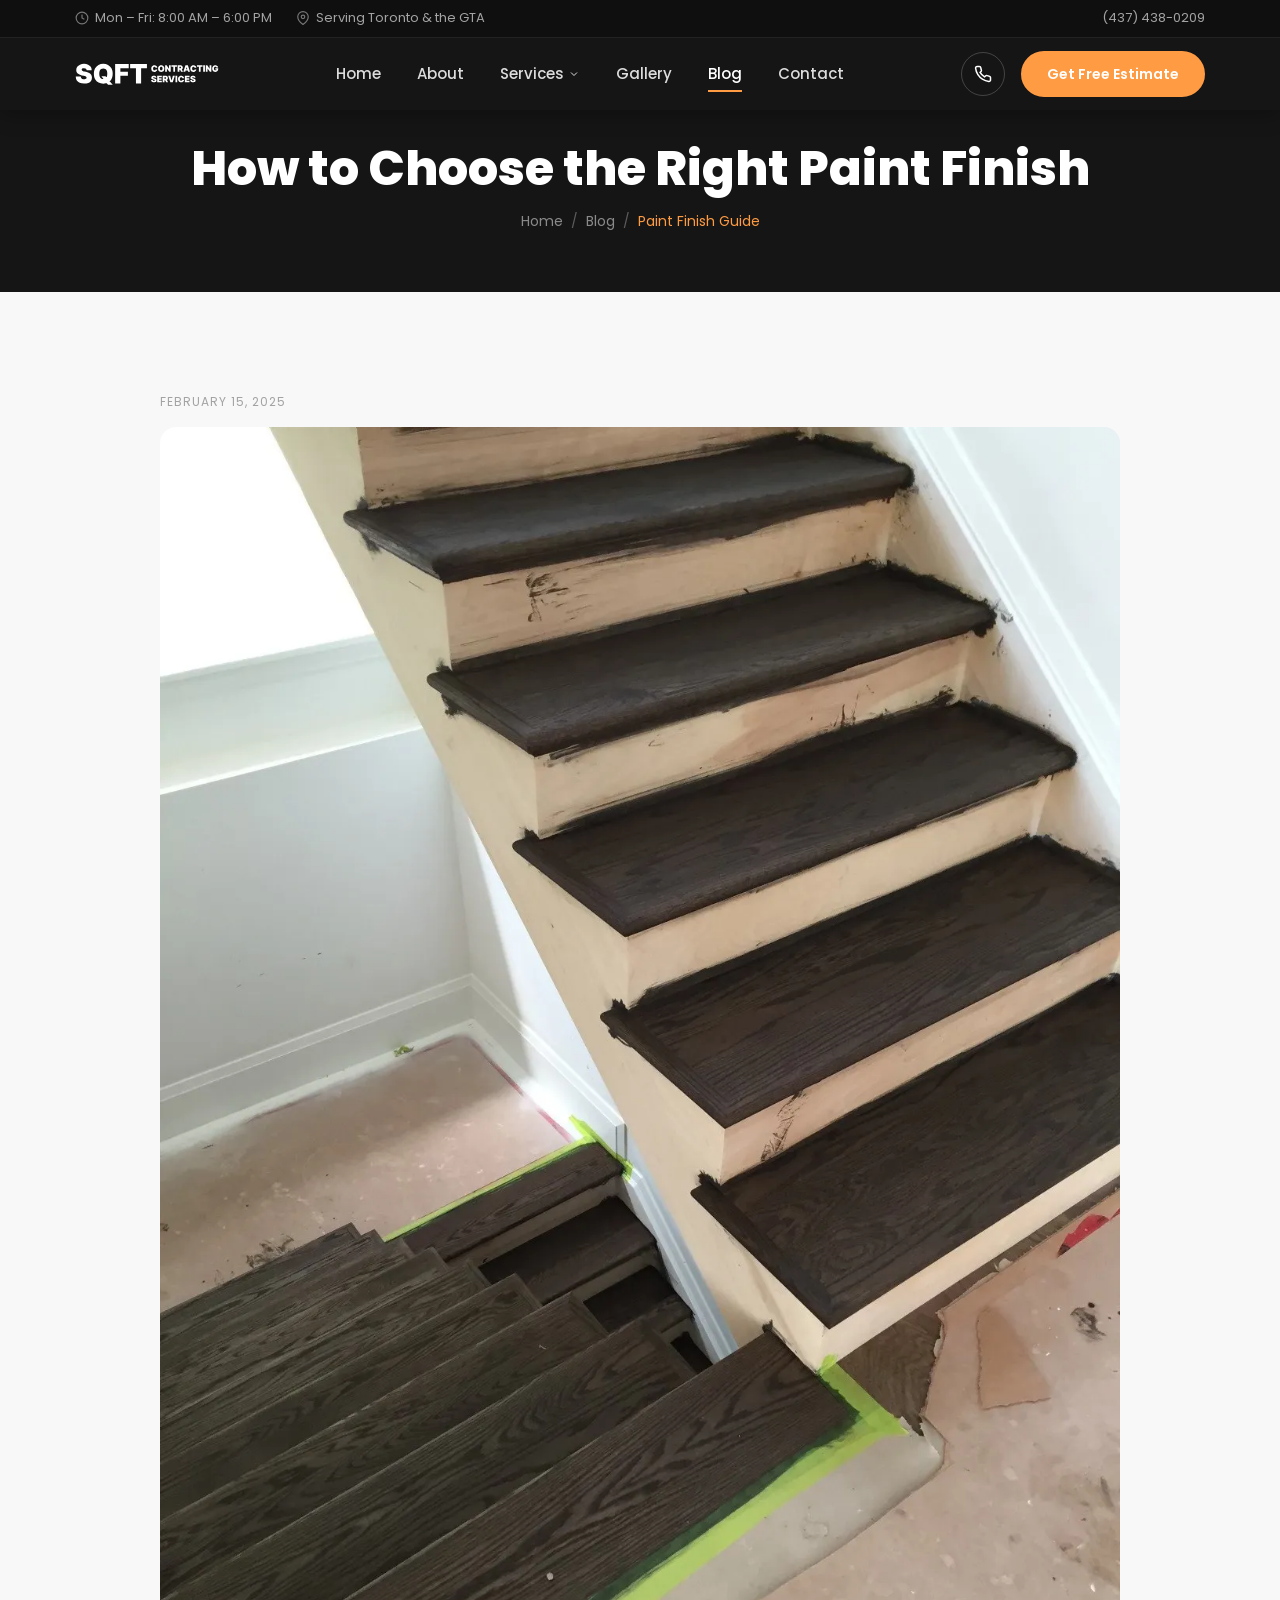
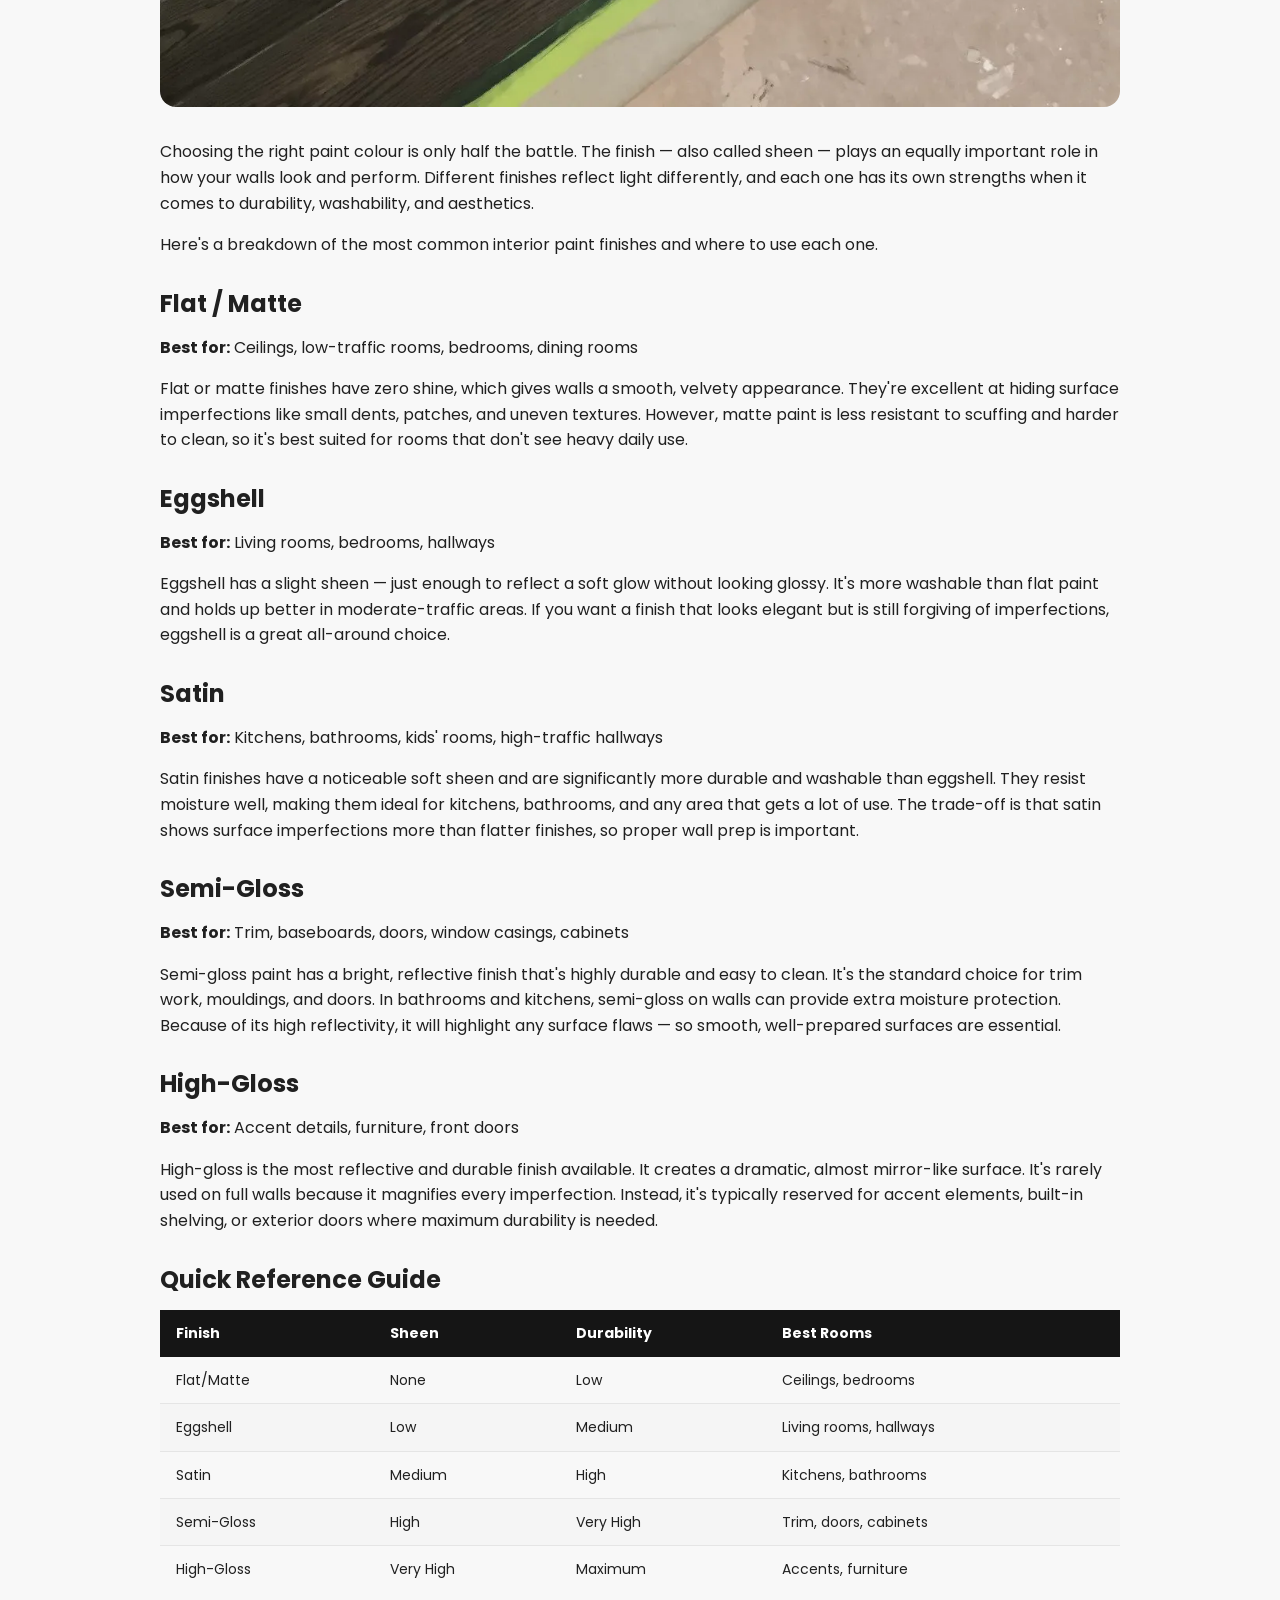
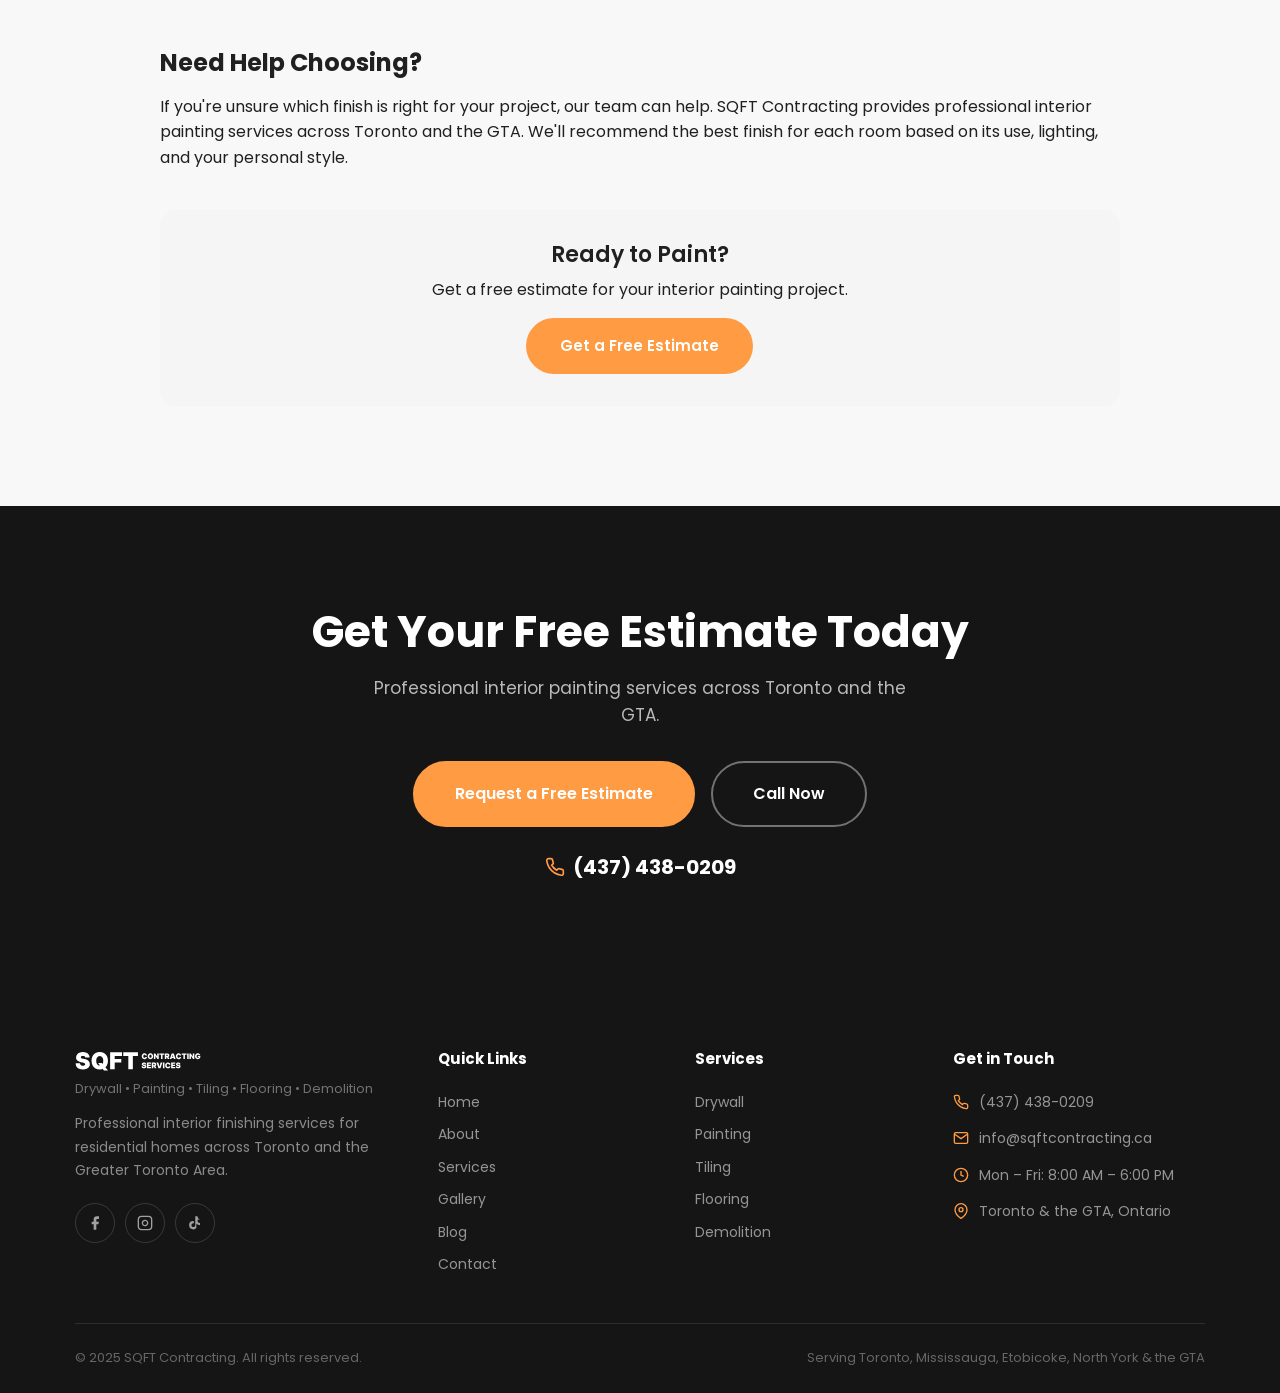
<file: blog/paint-finish-guide.html>
<!DOCTYPE html>
<html lang="en">
<head>
    <meta charset="UTF-8">
    <meta name="viewport" content="width=device-width, initial-scale=1.0">
    <title>How to Choose the Right Paint Finish — SQFT Contracting</title>
    <meta name="description" content="Matte, eggshell, satin, or semi-gloss? Learn which paint finish is best for bedrooms, kitchens, bathrooms, and high-traffic areas. Expert guide from SQFT Contracting.">
    <meta name="keywords" content="paint finish guide, matte vs satin, eggshell paint, semi-gloss paint, interior painting Toronto">
    <meta name="author" content="SQFT Contracting">
    <meta name="robots" content="index, follow">

    <meta property="og:title" content="How to Choose the Right Paint Finish — SQFT Contracting">
    <meta property="og:description" content="Learn which paint finish is best for each room in your home.">
    <meta property="og:type" content="article">
    <meta property="og:locale" content="en_CA">

    <link rel="preconnect" href="https://fonts.googleapis.com">
    <link rel="preconnect" href="https://fonts.gstatic.com" crossorigin>
    <link href="https://fonts.googleapis.com/css2?family=Poppins:wght@400;500;600;700;800;900&display=swap" rel="stylesheet">
    <link rel="stylesheet" href="../css/style.css">
    <link rel="icon" type="image/svg+xml" href="../favicon.svg">
</head>
<body>

<header class="header header-solid">
    <div class="header-top">
        <div class="container">
            <div class="header-top-left">
                <div class="header-top-item">
                    <svg viewBox="0 0 24 24" fill="none" stroke="currentColor" stroke-width="2"><circle cx="12" cy="12" r="10"/><path d="M12 6v6l4 2"/></svg>
                    Mon – Fri: 8:00 AM – 6:00 PM
                </div>
                <div class="header-top-item">
                    <svg viewBox="0 0 24 24" fill="none" stroke="currentColor" stroke-width="2"><path d="M21 10c0 7-9 13-9 13s-9-6-9-13a9 9 0 0118 0z"/><circle cx="12" cy="10" r="3"/></svg>
                    Serving Toronto &amp; the GTA
                </div>
            </div>
            <div class="header-top-right">
                <a href="tel:+14374380209">(437) 438-0209</a>
            </div>
        </div>
    </div>

    <nav class="nav">
        <div class="container">
            <a href="../index.html" class="nav-logo"><img src="../IMG/logo-white.svg" alt="SQFT Contracting"></a>

            <ul class="nav-menu">
                <li><a href="../index.html" class="nav-link">Home</a></li>
                <li><a href="../about.html" class="nav-link">About</a></li>
                <li class="nav-dropdown">
                    <a href="../services.html" class="nav-link">
                        Services
                        <svg class="chevron" viewBox="0 0 24 24" fill="none" stroke="currentColor" stroke-width="2"><path d="M6 9l6 6 6-6"/></svg>
                    </a>
                    <ul class="dropdown-menu">
                        <li><a href="../services/drywall.html">Drywall</a></li>
                        <li><a href="../services/painting.html">Painting</a></li>
                        <li><a href="../services/tiling.html">Tiling</a></li>
                        <li><a href="../services/flooring.html">Flooring</a></li>
                        <li><a href="../services/demolition.html">Demolition</a></li>
                        <li><a href="../five-day-house-painting.html">5-Day House Painting</a></li>
                    </ul>
                </li>
                <li><a href="../gallery.html" class="nav-link">Gallery</a></li>
                <li><a href="../blog.html" class="nav-link active">Blog</a></li>
                <li><a href="../contact.html" class="nav-link">Contact</a></li>

            <li class="nav-menu-bottom">
                <a href="tel:+14374380209" class="nav-menu-phone">
                    <svg viewBox="0 0 24 24" fill="none" stroke="currentColor" stroke-width="2"><path d="M22 16.92v3a2 2 0 01-2.18 2 19.79 19.79 0 01-8.63-3.07 19.5 19.5 0 01-6-6 19.79 19.79 0 01-3.07-8.67A2 2 0 014.11 2h3a2 2 0 012 1.72c.127.96.362 1.903.7 2.81a2 2 0 01-.45 2.11L8.09 9.91a16 16 0 006 6l1.27-1.27a2 2 0 012.11-.45c.907.338 1.85.573 2.81.7A2 2 0 0122 16.92z"/></svg>
                    (437) 438-0209
                </a>
                <a href="../contact.html" class="nav-menu-cta">Get Free Estimate</a>
            </li>
        </ul>

            <div class="nav-right">
                <a href="tel:+14374380209" class="nav-phone" aria-label="Call us">
                    <svg viewBox="0 0 24 24" fill="none" stroke="currentColor" stroke-width="2"><path d="M22 16.92v3a2 2 0 01-2.18 2 19.79 19.79 0 01-8.63-3.07 19.5 19.5 0 01-6-6 19.79 19.79 0 01-3.07-8.67A2 2 0 014.11 2h3a2 2 0 012 1.72c.127.96.362 1.903.7 2.81a2 2 0 01-.45 2.11L8.09 9.91a16 16 0 006 6l1.27-1.27a2 2 0 012.11-.45c.907.338 1.85.573 2.81.7A2 2 0 0122 16.92z"/></svg>
                </a>
                <a href="../contact.html" class="btn btn-primary btn-sm nav-cta">Get Free Estimate</a>
            </div>

            <button class="nav-toggle" aria-label="Toggle menu">
                <span></span>
                <span></span>
                <span></span>
            </button>
        </div>
    </nav>
</header>

<div class="mobile-backdrop"></div>

<section class="page-hero">
    <div class="container">
        <h1>How to Choose the Right Paint Finish</h1>
        <div class="breadcrumb">
            <a href="../index.html">Home</a>
            <span class="separator">/</span>
            <a href="../blog.html">Blog</a>
            <span class="separator">/</span>
            <span class="current">Paint Finish Guide</span>
        </div>
    </div>
</section>

<section class="section">
    <div class="container">
        <div style="max-width: 85%; margin: 0 auto;">
            <div class="blog-card-date" style="margin-bottom: 16px;">February 15, 2025</div>

            <img src="../IMG/4990242533686316002.webp" alt="Interior paint finish comparison" loading="lazy" style="width: 100%; border-radius: var(--radius-lg); margin-bottom: 32px;">

            <p>Choosing the right paint colour is only half the battle. The finish — also called sheen — plays an equally important role in how your walls look and perform. Different finishes reflect light differently, and each one has its own strengths when it comes to durability, washability, and aesthetics.</p>

            <p>Here's a breakdown of the most common interior paint finishes and where to use each one.</p>

            <h2 style="margin-top: 32px; margin-bottom: 16px; font-size: 1.5rem;">Flat / Matte</h2>
            <p><strong>Best for:</strong> Ceilings, low-traffic rooms, bedrooms, dining rooms</p>
            <p>Flat or matte finishes have zero shine, which gives walls a smooth, velvety appearance. They're excellent at hiding surface imperfections like small dents, patches, and uneven textures. However, matte paint is less resistant to scuffing and harder to clean, so it's best suited for rooms that don't see heavy daily use.</p>

            <h2 style="margin-top: 32px; margin-bottom: 16px; font-size: 1.5rem;">Eggshell</h2>
            <p><strong>Best for:</strong> Living rooms, bedrooms, hallways</p>
            <p>Eggshell has a slight sheen — just enough to reflect a soft glow without looking glossy. It's more washable than flat paint and holds up better in moderate-traffic areas. If you want a finish that looks elegant but is still forgiving of imperfections, eggshell is a great all-around choice.</p>

            <h2 style="margin-top: 32px; margin-bottom: 16px; font-size: 1.5rem;">Satin</h2>
            <p><strong>Best for:</strong> Kitchens, bathrooms, kids' rooms, high-traffic hallways</p>
            <p>Satin finishes have a noticeable soft sheen and are significantly more durable and washable than eggshell. They resist moisture well, making them ideal for kitchens, bathrooms, and any area that gets a lot of use. The trade-off is that satin shows surface imperfections more than flatter finishes, so proper wall prep is important.</p>

            <h2 style="margin-top: 32px; margin-bottom: 16px; font-size: 1.5rem;">Semi-Gloss</h2>
            <p><strong>Best for:</strong> Trim, baseboards, doors, window casings, cabinets</p>
            <p>Semi-gloss paint has a bright, reflective finish that's highly durable and easy to clean. It's the standard choice for trim work, mouldings, and doors. In bathrooms and kitchens, semi-gloss on walls can provide extra moisture protection. Because of its high reflectivity, it will highlight any surface flaws — so smooth, well-prepared surfaces are essential.</p>

            <h2 style="margin-top: 32px; margin-bottom: 16px; font-size: 1.5rem;">High-Gloss</h2>
            <p><strong>Best for:</strong> Accent details, furniture, front doors</p>
            <p>High-gloss is the most reflective and durable finish available. It creates a dramatic, almost mirror-like surface. It's rarely used on full walls because it magnifies every imperfection. Instead, it's typically reserved for accent elements, built-in shelving, or exterior doors where maximum durability is needed.</p>

            <h2 style="margin-top: 32px; margin-bottom: 16px; font-size: 1.5rem;">Quick Reference Guide</h2>
            <div style="overflow-x: auto;">
                <table style="width: 100%; border-collapse: collapse; margin-bottom: 24px; font-size: 14px;">
                    <thead>
                        <tr style="background-color: var(--color-dark); color: var(--color-white);">
                            <th style="padding: 12px 16px; text-align: left;">Finish</th>
                            <th style="padding: 12px 16px; text-align: left;">Sheen</th>
                            <th style="padding: 12px 16px; text-align: left;">Durability</th>
                            <th style="padding: 12px 16px; text-align: left;">Best Rooms</th>
                        </tr>
                    </thead>
                    <tbody>
                        <tr style="border-bottom: 1px solid var(--color-gray-200);">
                            <td style="padding: 12px 16px;">Flat/Matte</td>
                            <td style="padding: 12px 16px;">None</td>
                            <td style="padding: 12px 16px;">Low</td>
                            <td style="padding: 12px 16px;">Ceilings, bedrooms</td>
                        </tr>
                        <tr style="border-bottom: 1px solid var(--color-gray-200); background-color: var(--color-gray-100);">
                            <td style="padding: 12px 16px;">Eggshell</td>
                            <td style="padding: 12px 16px;">Low</td>
                            <td style="padding: 12px 16px;">Medium</td>
                            <td style="padding: 12px 16px;">Living rooms, hallways</td>
                        </tr>
                        <tr style="border-bottom: 1px solid var(--color-gray-200);">
                            <td style="padding: 12px 16px;">Satin</td>
                            <td style="padding: 12px 16px;">Medium</td>
                            <td style="padding: 12px 16px;">High</td>
                            <td style="padding: 12px 16px;">Kitchens, bathrooms</td>
                        </tr>
                        <tr style="border-bottom: 1px solid var(--color-gray-200); background-color: var(--color-gray-100);">
                            <td style="padding: 12px 16px;">Semi-Gloss</td>
                            <td style="padding: 12px 16px;">High</td>
                            <td style="padding: 12px 16px;">Very High</td>
                            <td style="padding: 12px 16px;">Trim, doors, cabinets</td>
                        </tr>
                        <tr>
                            <td style="padding: 12px 16px;">High-Gloss</td>
                            <td style="padding: 12px 16px;">Very High</td>
                            <td style="padding: 12px 16px;">Maximum</td>
                            <td style="padding: 12px 16px;">Accents, furniture</td>
                        </tr>
                    </tbody>
                </table>
            </div>

            <h2 style="margin-top: 32px; margin-bottom: 16px; font-size: 1.5rem;">Need Help Choosing?</h2>
            <p>If you're unsure which finish is right for your project, our team can help. SQFT Contracting provides professional interior painting services across Toronto and the GTA. We'll recommend the best finish for each room based on its use, lighting, and your personal style.</p>

            <div style="margin-top: 40px; padding: 32px; background-color: var(--color-gray-100); border-radius: var(--radius-lg); text-align: center;">
                <h3 style="margin-bottom: 8px;">Ready to Paint?</h3>
                <p style="margin-bottom: 16px;">Get a free estimate for your interior painting project.</p>
                <a href="../contact.html" class="btn btn-primary">Get a Free Estimate</a>
            </div>
        </div>
    </div>
</section>

<section class="cta-section">
    <div class="container">
        <h2>Get Your Free Estimate Today</h2>
        <p>Professional interior painting services across Toronto and the GTA.</p>
        <div class="cta-buttons">
            <a href="../contact.html" class="btn btn-primary btn-lg">Request a Free Estimate</a>
            <a href="tel:+14374380209" class="btn btn-outline-light btn-lg">Call Now</a>
        </div>
        <div class="cta-phone">
            <svg viewBox="0 0 24 24" fill="none" stroke="currentColor" stroke-width="2"><path d="M22 16.92v3a2 2 0 01-2.18 2 19.79 19.79 0 01-8.63-3.07 19.5 19.5 0 01-6-6 19.79 19.79 0 01-3.07-8.67A2 2 0 014.11 2h3a2 2 0 012 1.72c.127.96.362 1.903.7 2.81a2 2 0 01-.45 2.11L8.09 9.91a16 16 0 006 6l1.27-1.27a2 2 0 012.11-.45c.907.338 1.85.573 2.81.7A2 2 0 0122 16.92z"/></svg>
            (437) 438-0209
        </div>
    </div>
</section>

<footer class="footer">
    <div class="container">
        <div class="footer-main">
            <div class="footer-brand">
                <div class="footer-logo"><img src="../IMG/logo-white.svg" alt="SQFT Contracting"></div>
                <div class="footer-tagline">Drywall &bull; Painting &bull; Tiling &bull; Flooring &bull; Demolition</div>
                <p>Professional interior finishing services for residential homes across Toronto and the Greater Toronto Area.</p>
                <div class="footer-social">
                    <a href="#" aria-label="Facebook"><svg viewBox="0 0 24 24" fill="currentColor"><path d="M18 2h-3a5 5 0 00-5 5v3H7v4h3v8h4v-8h3l1-4h-4V7a1 1 0 011-1h3z"/></svg></a>
                    <a href="#" aria-label="Instagram"><svg viewBox="0 0 24 24" fill="none" stroke="currentColor" stroke-width="2"><rect x="2" y="2" width="20" height="20" rx="5" ry="5"/><path d="M16 11.37A4 4 0 1112.63 8 4 4 0 0116 11.37z"/><line x1="17.5" y1="6.5" x2="17.51" y2="6.5"/></svg></a>
                    <a href="#" aria-label="TikTok"><svg viewBox="0 0 24 24" fill="currentColor"><path d="M19.59 6.69a4.83 4.83 0 01-3.77-4.25V2h-3.45v13.67a2.89 2.89 0 01-2.88 2.5 2.89 2.89 0 01-2.89-2.89 2.89 2.89 0 012.89-2.89c.28 0 .54.04.79.1v-3.49a6.37 6.37 0 00-.79-.05A6.34 6.34 0 003.15 15.2a6.34 6.34 0 0010.86 4.48V13.2a8.16 8.16 0 005.58 2.17V12a4.83 4.83 0 01-3.58-1.63V6.69h3.58z"/></svg></a>
                </div>
            </div>
            <div>
                <div class="footer-heading">Quick Links</div>
                <div class="footer-links">
                    <a href="../index.html">Home</a>
                    <a href="../about.html">About</a>
                    <a href="../services.html">Services</a>
                    <a href="../gallery.html">Gallery</a>
                    <a href="../blog.html">Blog</a>
                    <a href="../contact.html">Contact</a>
                </div>
            </div>
            <div>
                <div class="footer-heading">Services</div>
                <div class="footer-links">
                    <a href="../services/drywall.html">Drywall</a>
                    <a href="../services/painting.html">Painting</a>
                    <a href="../services/tiling.html">Tiling</a>
                    <a href="../services/flooring.html">Flooring</a>
                    <a href="../services/demolition.html">Demolition</a>
                </div>
            </div>
            <div>
                <div class="footer-heading">Get in Touch</div>
                <div class="footer-contact-item"><svg viewBox="0 0 24 24" fill="none" stroke="currentColor" stroke-width="2"><path d="M22 16.92v3a2 2 0 01-2.18 2 19.79 19.79 0 01-8.63-3.07 19.5 19.5 0 01-6-6 19.79 19.79 0 01-3.07-8.67A2 2 0 014.11 2h3a2 2 0 012 1.72c.127.96.362 1.903.7 2.81a2 2 0 01-.45 2.11L8.09 9.91a16 16 0 006 6l1.27-1.27a2 2 0 012.11-.45c.907.338 1.85.573 2.81.7A2 2 0 0122 16.92z"/></svg><a href="tel:+14374380209">(437) 438-0209</a></div>
                <div class="footer-contact-item"><svg viewBox="0 0 24 24" fill="none" stroke="currentColor" stroke-width="2"><path d="M4 4h16c1.1 0 2 .9 2 2v12c0 1.1-.9 2-2 2H4c-1.1 0-2-.9-2-2V6c0-1.1.9-2 2-2z"/><path d="M22 6l-10 7L2 6"/></svg><a href="mailto:info@sqftcontracting.ca">info@sqftcontracting.ca</a></div>
                <div class="footer-contact-item"><svg viewBox="0 0 24 24" fill="none" stroke="currentColor" stroke-width="2"><circle cx="12" cy="12" r="10"/><path d="M12 6v6l4 2"/></svg>Mon – Fri: 8:00 AM – 6:00 PM</div>
                <div class="footer-contact-item"><svg viewBox="0 0 24 24" fill="none" stroke="currentColor" stroke-width="2"><path d="M21 10c0 7-9 13-9 13s-9-6-9-13a9 9 0 0118 0z"/><circle cx="12" cy="10" r="3"/></svg>Toronto &amp; the GTA, Ontario</div>
            </div>
        </div>
        <div class="footer-bottom">
            <span>&copy; 2025 SQFT Contracting. All rights reserved.</span>
            <span>Serving Toronto, Mississauga, Etobicoke, North York &amp; the GTA</span>
        </div>
    </div>
</footer>

<script src="../js/main.js"></script>
</body>
</html>
</file>
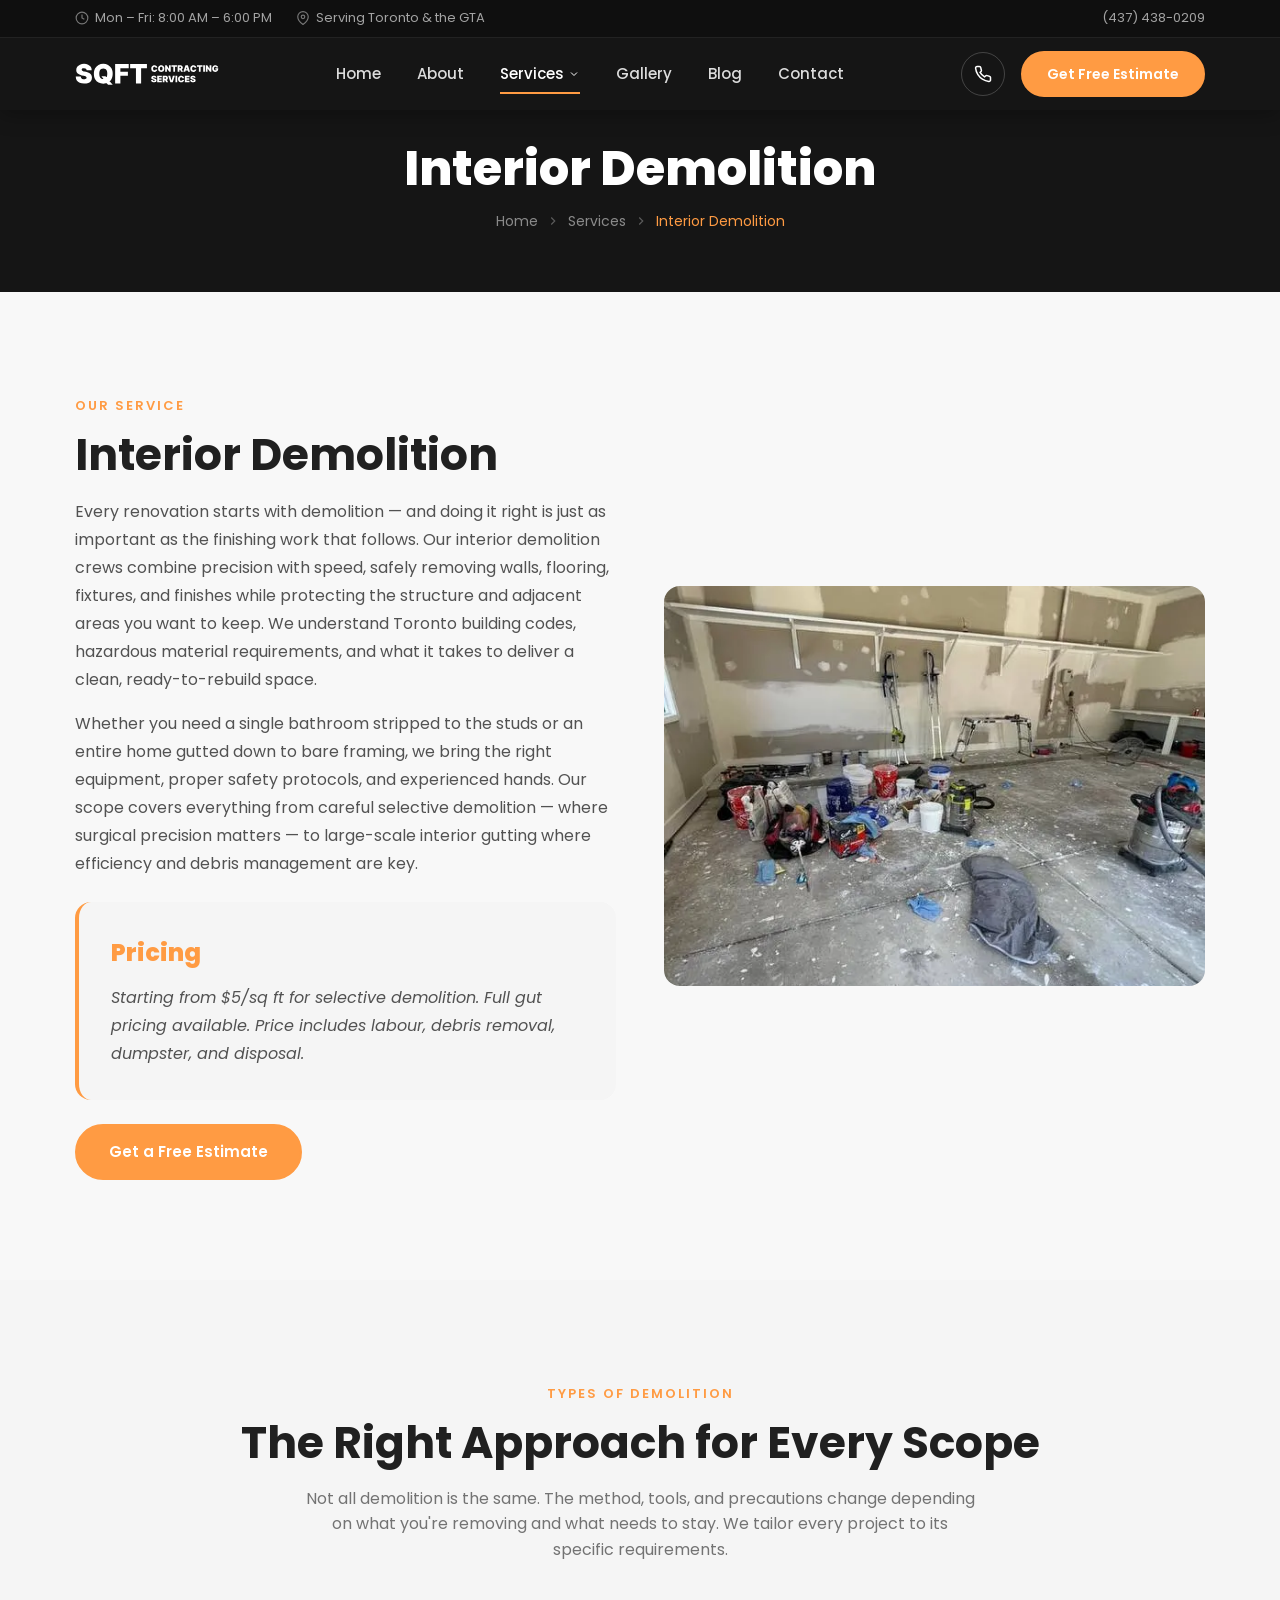
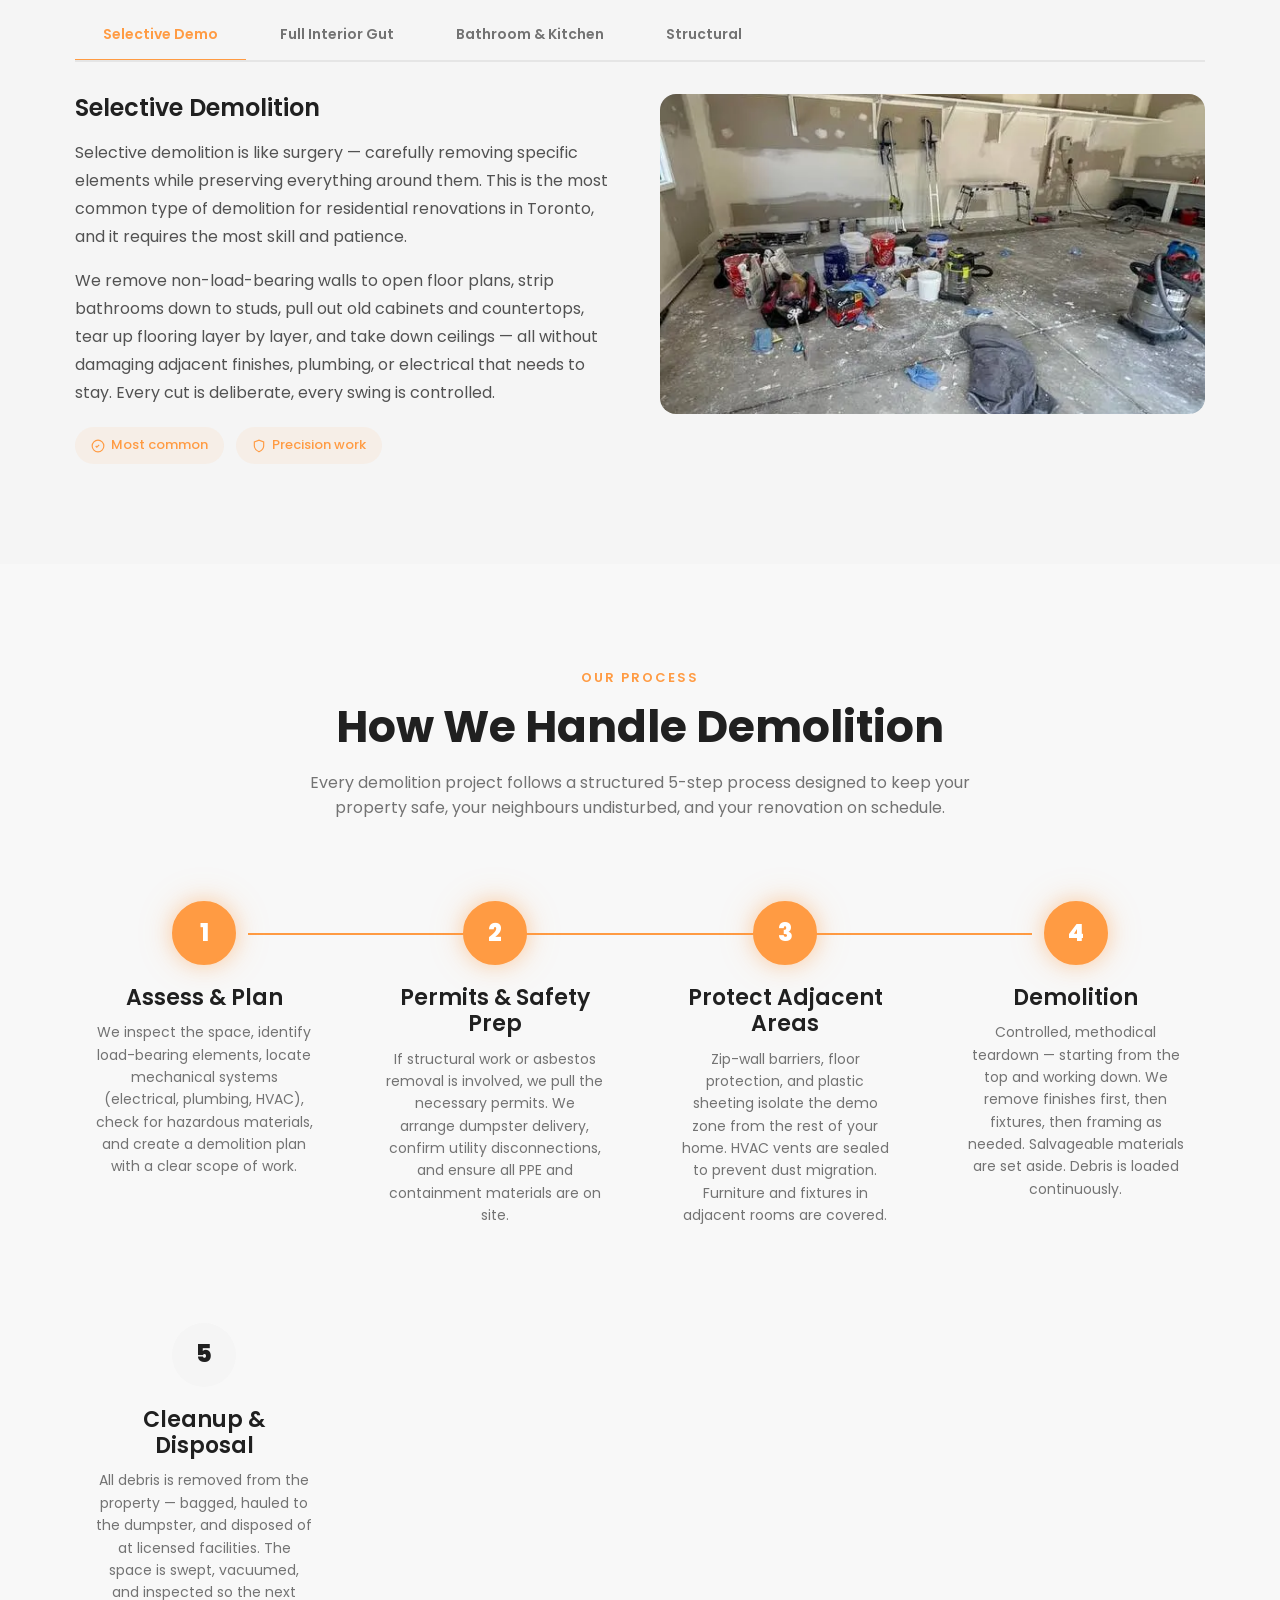
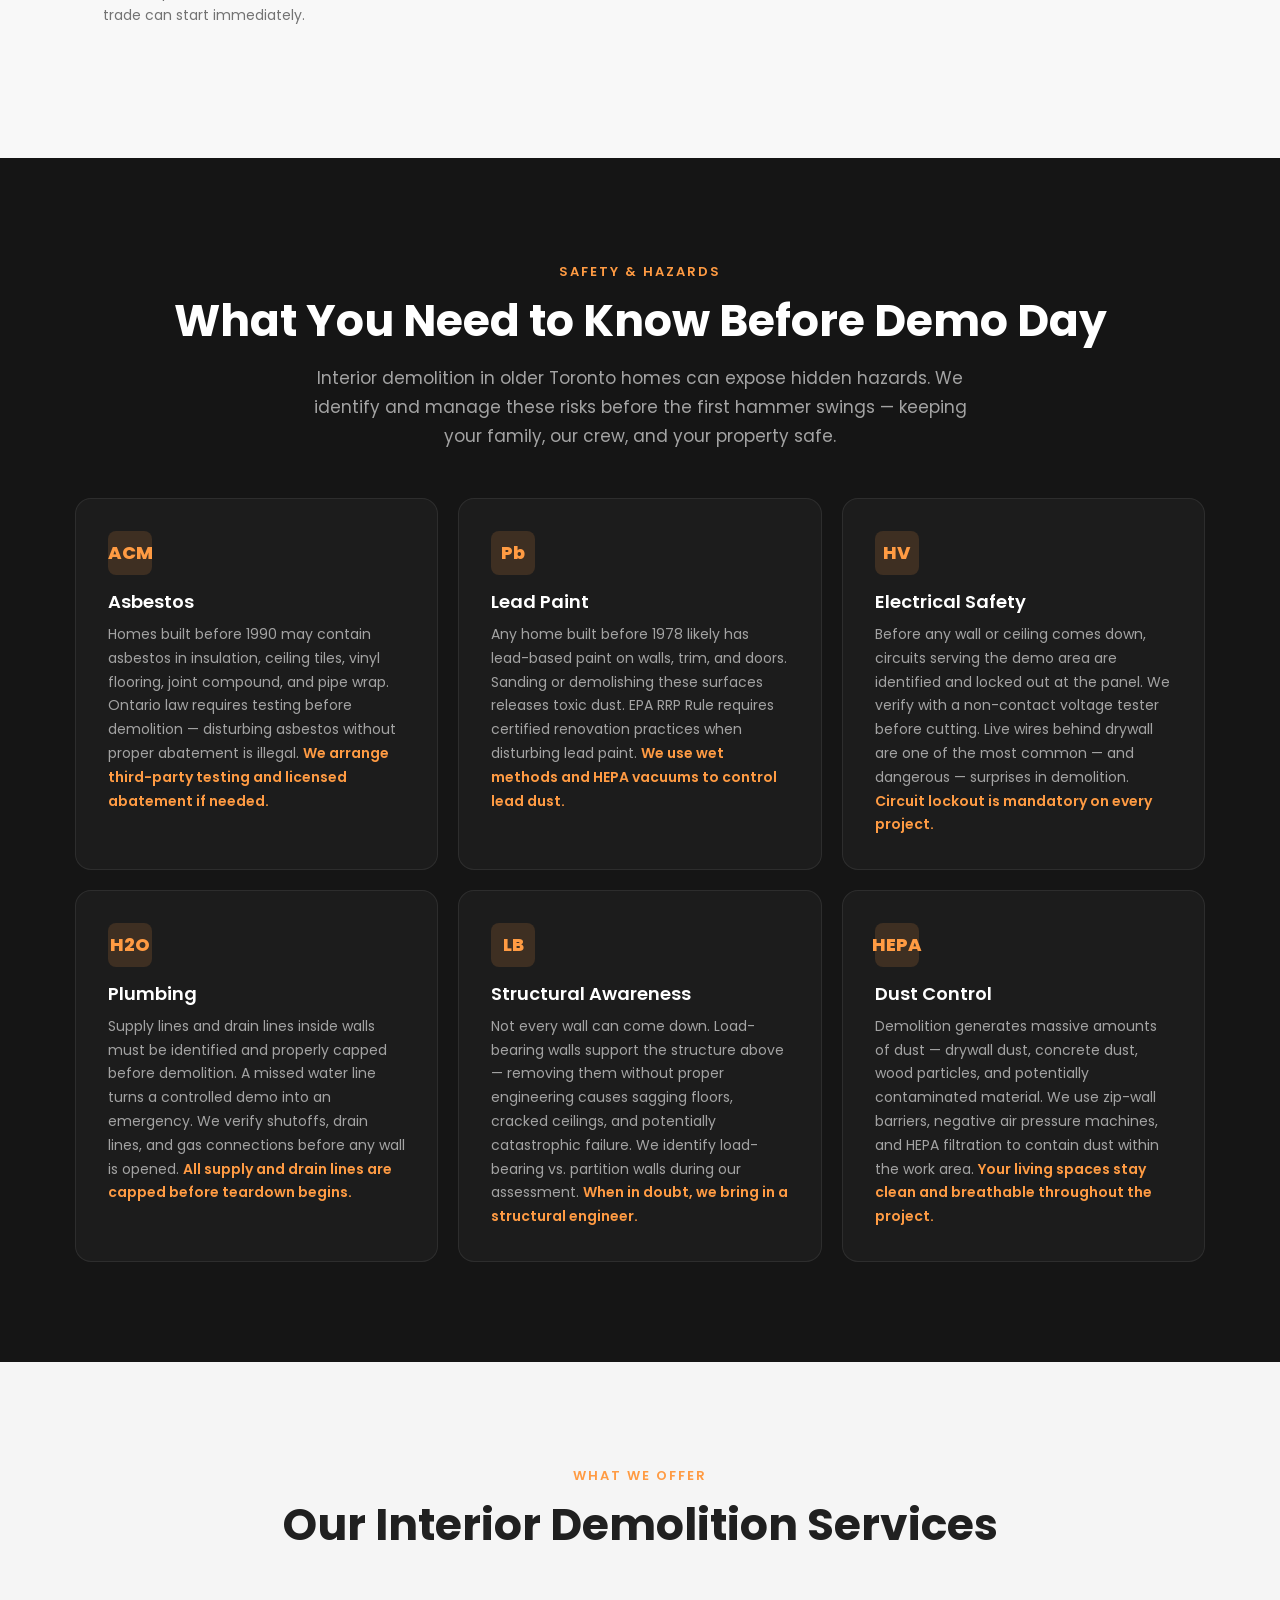
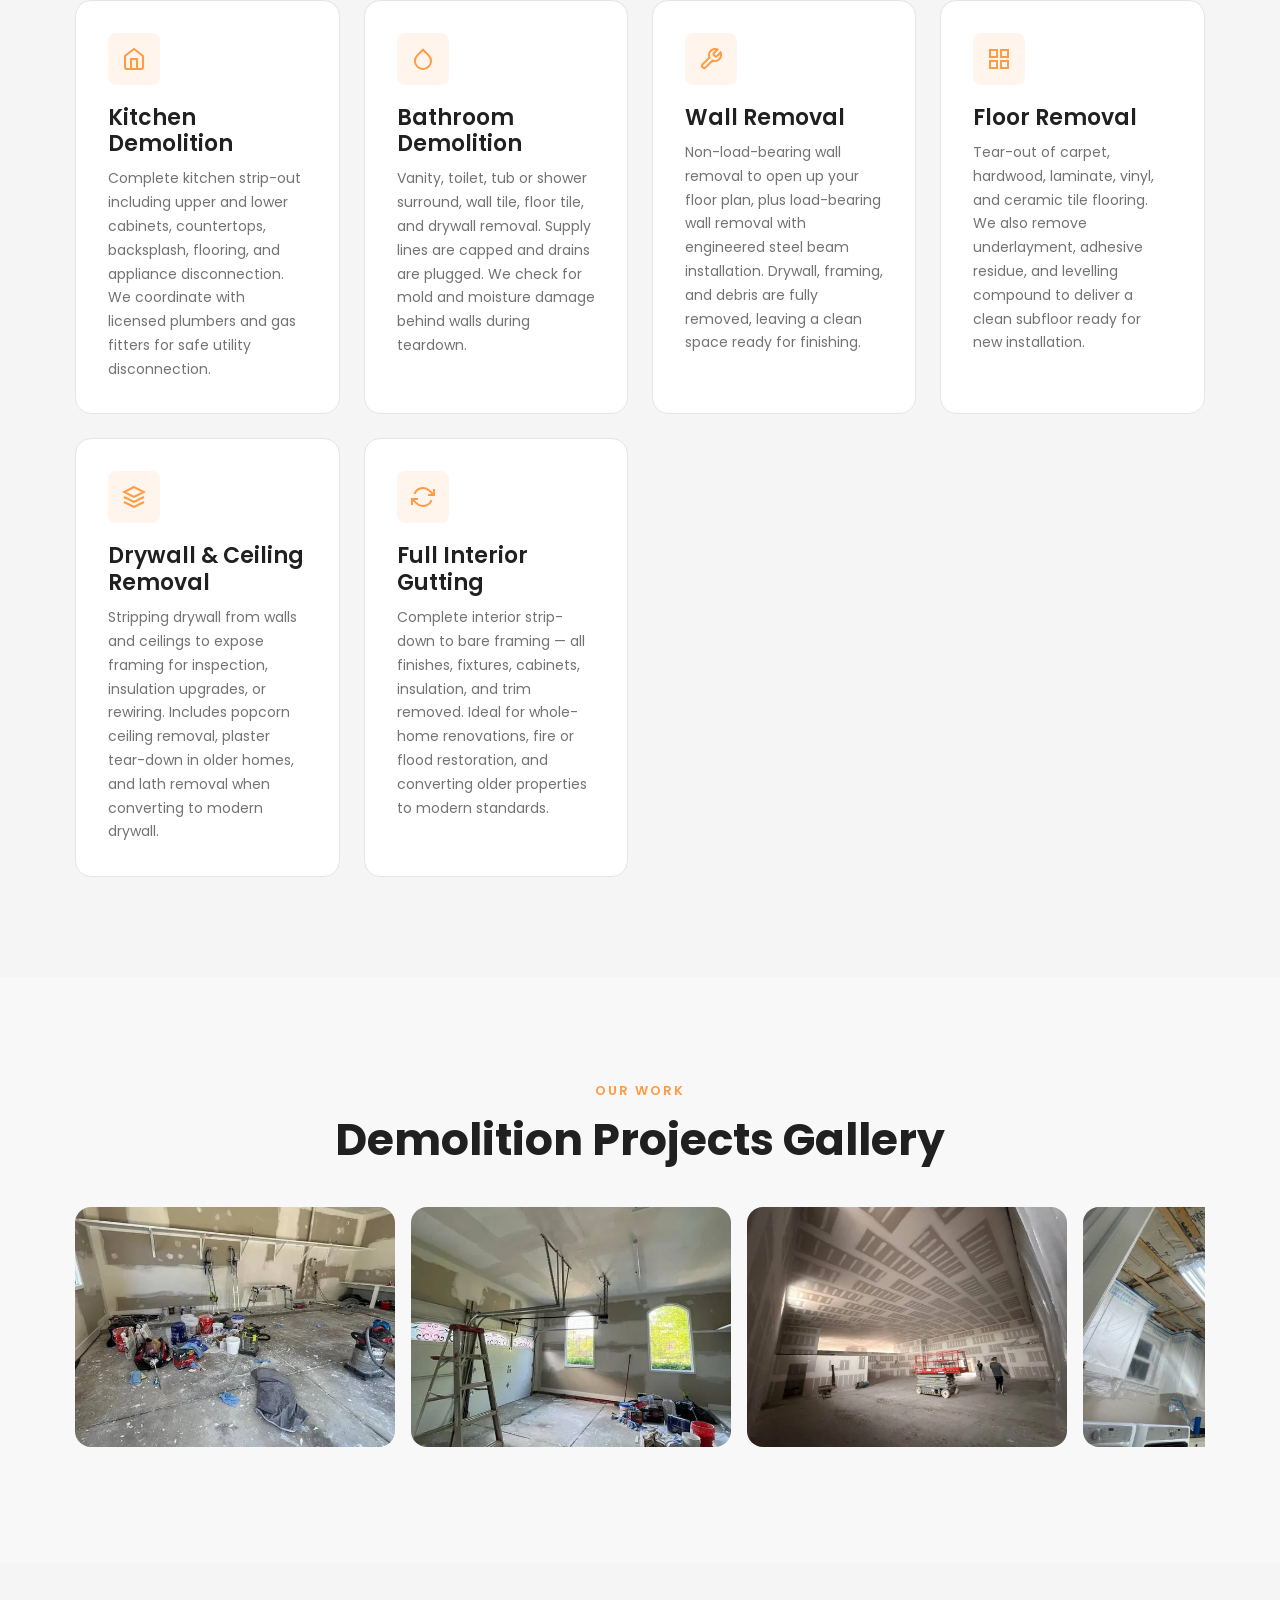
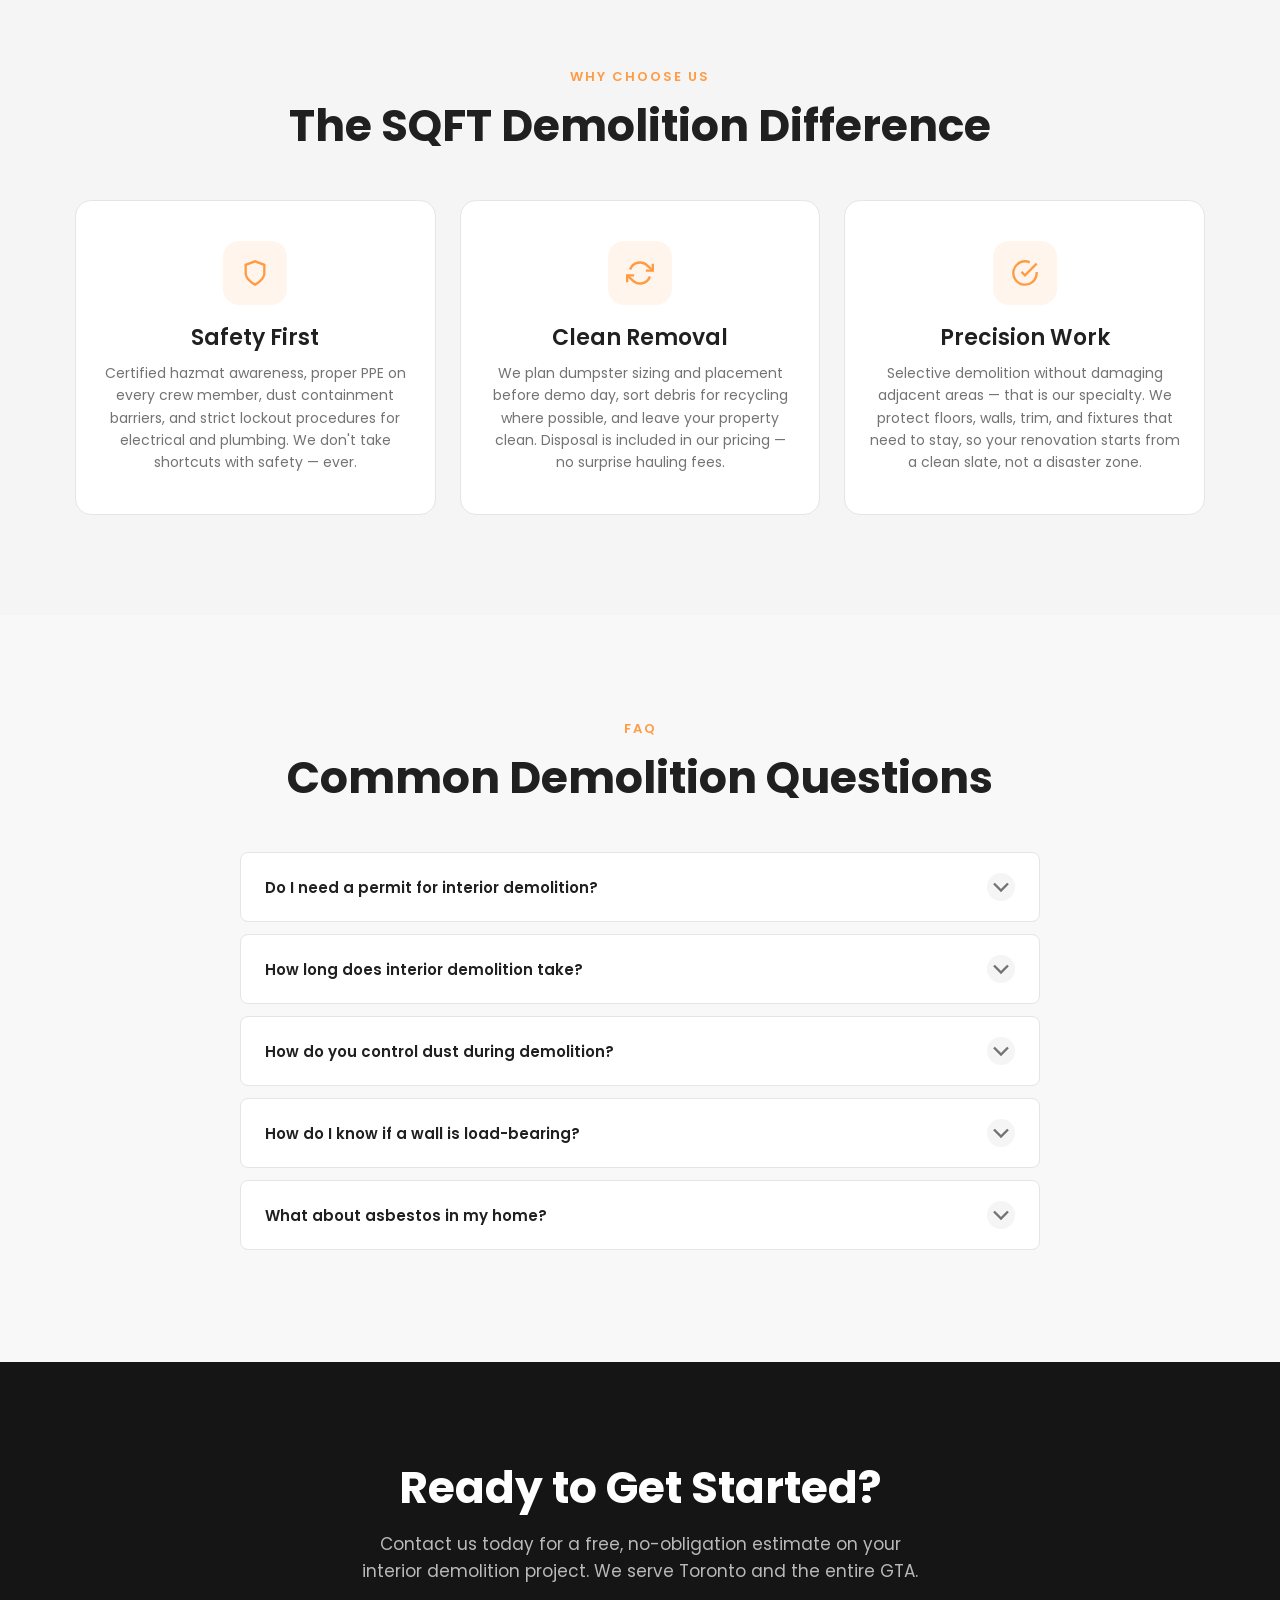
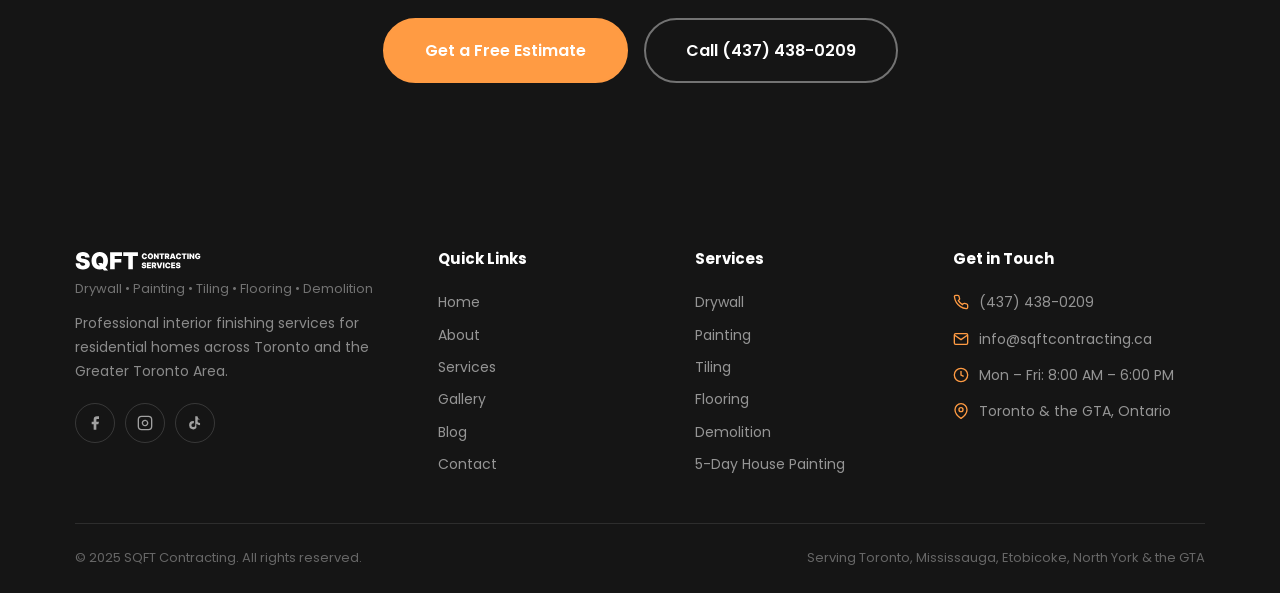
<file: services/demolition.html>
<!DOCTYPE html>
<html lang="en">
<head>
    <meta charset="UTF-8">
    <meta name="viewport" content="width=device-width, initial-scale=1.0">
    <title>Interior Demolition — SQFT Contracting | Toronto & GTA</title>
    <meta name="description" content="Interior demolition services in Toronto and the GTA. SQFT Contracting handles wall removal, floor tear-out, bathroom gutting, and debris cleanup.">
    <meta name="robots" content="index, follow">
    <link rel="preconnect" href="https://fonts.googleapis.com">
    <link rel="preconnect" href="https://fonts.gstatic.com" crossorigin>
    <link href="https://fonts.googleapis.com/css2?family=Poppins:wght@400;500;600;700;800;900&display=swap" rel="stylesheet">
    <link rel="stylesheet" href="../css/style.css">
    <link rel="icon" type="image/svg+xml" href="../favicon.svg">
</head>
<body>

<header class="header header-solid">
    <div class="header-top">
        <div class="container">
            <div class="header-top-left">
                <div class="header-top-item">
                    <svg viewBox="0 0 24 24" fill="none" stroke="currentColor" stroke-width="2"><circle cx="12" cy="12" r="10"/><path d="M12 6v6l4 2"/></svg>
                    Mon – Fri: 8:00 AM – 6:00 PM
                </div>
                <div class="header-top-item">
                    <svg viewBox="0 0 24 24" fill="none" stroke="currentColor" stroke-width="2"><path d="M21 10c0 7-9 13-9 13s-9-6-9-13a9 9 0 0118 0z"/><circle cx="12" cy="10" r="3"/></svg>
                    Serving Toronto &amp; the GTA
                </div>
            </div>
            <div class="header-top-right">
                <a href="tel:+14374380209">(437) 438-0209</a>
            </div>
        </div>
    </div>
    <nav class="nav">
        <div class="container">
            <a href="../index.html" class="nav-logo"><img src="../IMG/logo-white.svg" alt="SQFT Contracting"></a>
            <ul class="nav-menu">
                <li><a href="../index.html" class="nav-link">Home</a></li>
                <li><a href="../about.html" class="nav-link">About</a></li>
                <li class="nav-dropdown">
                    <a href="../services.html" class="nav-link active">
                        Services
                        <svg class="chevron" viewBox="0 0 24 24" fill="none" stroke="currentColor" stroke-width="2"><path d="M6 9l6 6 6-6"/></svg>
                    </a>
                    <ul class="dropdown-menu">
                        <li><a href="drywall.html">Drywall</a></li>
                        <li><a href="painting.html">Painting</a></li>
                        <li><a href="tiling.html">Tiling</a></li>
                        <li><a href="flooring.html">Flooring</a></li>
                        <li><a href="demolition.html">Demolition</a></li>
                        <li><a href="../five-day-house-painting.html">5-Day House Painting</a></li>
                    </ul>
                </li>
                <li><a href="../gallery.html" class="nav-link">Gallery</a></li>
                <li><a href="../blog.html" class="nav-link">Blog</a></li>
                <li><a href="../contact.html" class="nav-link">Contact</a></li>
                <li class="nav-menu-bottom">
                    <a href="tel:+14374380209" class="nav-menu-phone">
                        <svg viewBox="0 0 24 24" fill="none" stroke="currentColor" stroke-width="2"><path d="M22 16.92v3a2 2 0 01-2.18 2 19.79 19.79 0 01-8.63-3.07 19.5 19.5 0 01-6-6 19.79 19.79 0 01-3.07-8.67A2 2 0 014.11 2h3a2 2 0 012 1.72c.127.96.362 1.903.7 2.81a2 2 0 01-.45 2.11L8.09 9.91a16 16 0 006 6l1.27-1.27a2 2 0 012.11-.45c.907.338 1.85.573 2.81.7A2 2 0 0122 16.92z"/></svg>
                        (437) 438-0209
                    </a>
                    <a href="../contact.html" class="nav-menu-cta">Get Free Estimate</a>
                </li>
            </ul>
            <div class="nav-right">
                <a href="tel:+14374380209" class="nav-phone" aria-label="Call us">
                    <svg viewBox="0 0 24 24" fill="none" stroke="currentColor" stroke-width="2"><path d="M22 16.92v3a2 2 0 01-2.18 2 19.79 19.79 0 01-8.63-3.07 19.5 19.5 0 01-6-6 19.79 19.79 0 01-3.07-8.67A2 2 0 014.11 2h3a2 2 0 012 1.72c.127.96.362 1.903.7 2.81a2 2 0 01-.45 2.11L8.09 9.91a16 16 0 006 6l1.27-1.27a2 2 0 012.11-.45c.907.338 1.85.573 2.81.7A2 2 0 0122 16.92z"/></svg>
                </a>
                <a href="../contact.html" class="btn btn-primary btn-sm nav-cta">Get Free Estimate</a>
            </div>
            <button class="nav-toggle" aria-label="Toggle menu">
                <span></span><span></span><span></span>
            </button>
        </div>
    </nav>
</header>

<div class="mobile-backdrop"></div>

<!-- Page Hero -->
<section class="page-hero">
    <div class="container">
        <h1>Interior Demolition</h1>
        <div class="breadcrumb">
            <a href="../index.html">Home</a>
            <svg viewBox="0 0 24 24" fill="none" stroke="currentColor" stroke-width="2"><path d="M9 18l6-6-6-6"/></svg>
            <a href="../services.html">Services</a>
            <svg viewBox="0 0 24 24" fill="none" stroke="currentColor" stroke-width="2"><path d="M9 18l6-6-6-6"/></svg>
            <span class="current">Interior Demolition</span>
        </div>
    </div>
</section>

<!-- Overview -->
<section class="section">
    <div class="container">
        <div class="service-overview">
            <div class="service-overview-content reveal">
                <span class="section-label">Our Service</span>
                <h2 class="section-title">Interior Demolition</h2>
                <p>Every renovation starts with demolition — and doing it right is just as important as the finishing work that follows. Our interior demolition crews combine precision with speed, safely removing walls, flooring, fixtures, and finishes while protecting the structure and adjacent areas you want to keep. We understand Toronto building codes, hazardous material requirements, and what it takes to deliver a clean, ready-to-rebuild space.</p>
                <p>Whether you need a single bathroom stripped to the studs or an entire home gutted down to bare framing, we bring the right equipment, proper safety protocols, and experienced hands. Our scope covers everything from careful selective demolition — where surgical precision matters — to large-scale interior gutting where efficiency and debris management are key.</p>
                <div class="service-pricing-block">
                    <div class="service-pricing-amount">Pricing</div>
                    <p class="service-pricing-note">Starting from $5/sq ft for selective demolition. Full gut pricing available. Price includes labour, debris removal, dumpster, and disposal.</p>
                </div>
                <a href="../contact.html" class="btn btn-primary" style="margin-top:24px">Get a Free Estimate</a>
            </div>
            <div class="service-overview-image reveal">
                <img src="../IMG/drywall%20(2).webp" alt="Interior demolition by SQFT Contracting in Toronto" loading="lazy">
            </div>
        </div>
    </div>
</section>

<!-- Types of Demolition — Tabs -->
<section class="section section-gray">
    <div class="container">
        <div class="text-center reveal">
            <span class="section-label">Types of Demolition</span>
            <h2 class="section-title">The Right Approach for Every Scope</h2>
            <p style="max-width:680px;margin:16px auto 0;color:var(--color-gray-500)">Not all demolition is the same. The method, tools, and precautions change depending on what you're removing and what needs to stay. We tailor every project to its specific requirements.</p>
        </div>
        <div class="service-tabs reveal">
            <div class="tab-nav">
                <button class="tab-btn active" data-tab="tab-selective">Selective Demo</button>
                <button class="tab-btn" data-tab="tab-fullgut">Full Interior Gut</button>
                <button class="tab-btn" data-tab="tab-bathkitch">Bathroom & Kitchen</button>
                <button class="tab-btn" data-tab="tab-structural">Structural</button>
            </div>

            <div id="tab-selective" class="tab-panel active">
                <div class="tab-panel-content">
                    <div class="tab-panel-text">
                        <h3>Selective Demolition</h3>
                        <p>Selective demolition is like surgery — carefully removing specific elements while preserving everything around them. This is the most common type of demolition for residential renovations in Toronto, and it requires the most skill and patience.</p>
                        <p>We remove non-load-bearing walls to open floor plans, strip bathrooms down to studs, pull out old cabinets and countertops, tear up flooring layer by layer, and take down ceilings — all without damaging adjacent finishes, plumbing, or electrical that needs to stay. Every cut is deliberate, every swing is controlled.</p>
                        <div class="tab-panel-meta">
                            <span class="tab-meta-tag"><svg viewBox="0 0 24 24" fill="none" stroke="currentColor" stroke-width="2"><circle cx="12" cy="12" r="10"/><path d="M8 12l2 2 4-4"/></svg> Most common</span>
                            <span class="tab-meta-tag"><svg viewBox="0 0 24 24" fill="none" stroke="currentColor" stroke-width="2"><path d="M12 22s8-4 8-10V5l-8-3-8 3v7c0 6 8 10 8 10z"/></svg> Precision work</span>
                        </div>
                    </div>
                    <div class="tab-panel-image">
                        <img src="../IMG/drywall%20(2).webp" alt="Selective interior demolition" loading="lazy">
                    </div>
                </div>
            </div>

            <div id="tab-fullgut" class="tab-panel">
                <div class="tab-panel-content">
                    <div class="tab-panel-text">
                        <h3>Full Interior Gut</h3>
                        <p>A full interior gut means complete removal of all finishes down to bare framing — or in some cases, down to the structure itself. Everything comes out: drywall, flooring, cabinets, fixtures, insulation, trim, doors, and sometimes even the mechanical systems.</p>
                        <p>This approach is used for whole-home renovations, properties with extensive water or fire damage, or older Toronto homes where the entire interior needs to be brought up to modern standards. Full guts are faster per square foot than selective work because there is nothing to protect — but they generate significantly more debris, requiring careful dumpster planning and hauling logistics.</p>
                        <div class="tab-panel-meta">
                            <span class="tab-meta-tag"><svg viewBox="0 0 24 24" fill="none" stroke="currentColor" stroke-width="2"><path d="M23 4v6h-6"/><path d="M1 20v-6h6"/><path d="M3.51 9a9 9 0 0114.85-3.36L23 10M1 14l4.64 4.36A9 9 0 0020.49 15"/></svg> Down to studs</span>
                            <span class="tab-meta-tag"><svg viewBox="0 0 24 24" fill="none" stroke="currentColor" stroke-width="2"><circle cx="12" cy="12" r="10"/><path d="M12 6v6l4 2"/></svg> High volume</span>
                        </div>
                    </div>
                    <div class="tab-panel-image">
                        <img src="../IMG/drywall%20(3).webp" alt="Full interior gut demolition" loading="lazy">
                    </div>
                </div>
            </div>

            <div id="tab-bathkitch" class="tab-panel">
                <div class="tab-panel-content">
                    <div class="tab-panel-text">
                        <h3>Bathroom & Kitchen Demolition</h3>
                        <p><strong>Kitchen demo</strong> involves removing cabinets (upper and lower), countertops, backsplash tile, flooring, and disconnecting appliances. Gas ranges and dishwashers require disconnection by licensed trades — we coordinate this as part of the project so you don't have to manage multiple contractors.</p>
                        <p><strong>Bathroom demo</strong> includes vanity removal, toilet disconnection, tub or shower surround tear-out, wall and floor tile removal, and often drywall stripping when moisture damage is present behind the tile. Supply lines and drain lines must be properly capped before any fixtures come out.</p>
                        <div class="tab-panel-meta">
                            <span class="tab-meta-tag"><svg viewBox="0 0 24 24" fill="none" stroke="currentColor" stroke-width="2"><path d="M12 2.69l5.66 5.66a8 8 0 11-11.31 0z"/></svg> Plumbing shutoff</span>
                            <span class="tab-meta-tag"><svg viewBox="0 0 24 24" fill="none" stroke="currentColor" stroke-width="2"><path d="M14.7 6.3a1 1 0 000 1.4l1.6 1.6a1 1 0 001.4 0l3.77-3.77a6 6 0 01-7.94 7.94l-6.91 6.91a2.12 2.12 0 01-3-3l6.91-6.91a6 6 0 017.94-7.94l-3.76 3.76z"/></svg> Licensed trades</span>
                        </div>
                    </div>
                    <div class="tab-panel-image">
                        <img src="../IMG/drywall%20(4).webp" alt="Bathroom and kitchen demolition" loading="lazy">
                    </div>
                </div>
            </div>

            <div id="tab-structural" class="tab-panel">
                <div class="tab-panel-content">
                    <div class="tab-panel-text">
                        <h3>Structural Demolition (with Engineering)</h3>
                        <p>Removing load-bearing walls or modifying structural openings is not a DIY task — and it is not something any contractor should attempt without a licensed structural engineer's assessment. In Ontario, this work requires a building permit and engineered drawings before any cutting begins.</p>
                        <p>The process starts with an engineer determining the loads above the wall. Temporary shoring is installed to support the structure while the wall is removed. Then a steel beam (typically a W-shape or HSS section) or engineered LVL header is installed to permanently carry the load. Posts transfer the beam's load down to the foundation. Every connection is inspected before the shoring comes out.</p>
                        <div class="tab-panel-meta">
                            <span class="tab-meta-tag"><svg viewBox="0 0 24 24" fill="none" stroke="currentColor" stroke-width="2"><path d="M9 21H5a2 2 0 01-2-2V5a2 2 0 012-2h4M16 17l5-5-5-5M21 12H9"/></svg> Permit required</span>
                            <span class="tab-meta-tag"><svg viewBox="0 0 24 24" fill="none" stroke="currentColor" stroke-width="2"><path d="M12 22s8-4 8-10V5l-8-3-8 3v7c0 6 8 10 8 10z"/></svg> Engineer required</span>
                        </div>
                    </div>
                    <div class="tab-panel-image">
                        <img src="../IMG/drywall%20(5).webp" alt="Structural demolition with engineering" loading="lazy">
                    </div>
                </div>
            </div>
        </div>
    </div>
</section>

<!-- Our Process -->
<section class="section">
    <div class="container">
        <div class="text-center reveal">
            <span class="section-label">Our Process</span>
            <h2 class="section-title">How We Handle Demolition</h2>
            <p style="max-width:680px;margin:16px auto 0;color:var(--color-gray-500)">Every demolition project follows a structured 5-step process designed to keep your property safe, your neighbours undisturbed, and your renovation on schedule.</p>
        </div>
        <div class="process-grid reveal-group">
            <div class="process-card">
                <div class="process-number">1</div>
                <h3>Assess & Plan</h3>
                <p>We inspect the space, identify load-bearing elements, locate mechanical systems (electrical, plumbing, HVAC), check for hazardous materials, and create a demolition plan with a clear scope of work.</p>
            </div>
            <div class="process-card">
                <div class="process-number">2</div>
                <h3>Permits & Safety Prep</h3>
                <p>If structural work or asbestos removal is involved, we pull the necessary permits. We arrange dumpster delivery, confirm utility disconnections, and ensure all PPE and containment materials are on site.</p>
            </div>
            <div class="process-card">
                <div class="process-number">3</div>
                <h3>Protect Adjacent Areas</h3>
                <p>Zip-wall barriers, floor protection, and plastic sheeting isolate the demo zone from the rest of your home. HVAC vents are sealed to prevent dust migration. Furniture and fixtures in adjacent rooms are covered.</p>
            </div>
            <div class="process-card">
                <div class="process-number">4</div>
                <h3>Demolition</h3>
                <p>Controlled, methodical teardown — starting from the top and working down. We remove finishes first, then fixtures, then framing as needed. Salvageable materials are set aside. Debris is loaded continuously.</p>
            </div>
            <div class="process-card">
                <div class="process-number">5</div>
                <h3>Cleanup & Disposal</h3>
                <p>All debris is removed from the property — bagged, hauled to the dumpster, and disposed of at licensed facilities. The space is swept, vacuumed, and inspected so the next trade can start immediately.</p>
            </div>
        </div>
    </div>
</section>

<!-- Safety & Hazards — Dark Section -->
<section class="section dark-section">
    <div class="container">
        <div class="text-center reveal">
            <span class="section-label">Safety & Hazards</span>
            <h2 class="section-title">What You Need to Know Before Demo Day</h2>
            <p class="section-subtitle" style="max-width:680px;margin:16px auto 0">Interior demolition in older Toronto homes can expose hidden hazards. We identify and manage these risks before the first hammer swings — keeping your family, our crew, and your property safe.</p>
        </div>
        <div class="info-grid reveal-group">
            <div class="info-card">
                <div class="info-card-badge">ACM</div>
                <h3>Asbestos</h3>
                <p>Homes built before 1990 may contain asbestos in insulation, ceiling tiles, vinyl flooring, joint compound, and pipe wrap. Ontario law requires testing before demolition — disturbing asbestos without proper abatement is illegal. <span class="accent-text">We arrange third-party testing and licensed abatement if needed.</span></p>
            </div>
            <div class="info-card">
                <div class="info-card-badge">Pb</div>
                <h3>Lead Paint</h3>
                <p>Any home built before 1978 likely has lead-based paint on walls, trim, and doors. Sanding or demolishing these surfaces releases toxic dust. EPA RRP Rule requires certified renovation practices when disturbing lead paint. <span class="accent-text">We use wet methods and HEPA vacuums to control lead dust.</span></p>
            </div>
            <div class="info-card">
                <div class="info-card-badge">HV</div>
                <h3>Electrical Safety</h3>
                <p>Before any wall or ceiling comes down, circuits serving the demo area are identified and locked out at the panel. We verify with a non-contact voltage tester before cutting. Live wires behind drywall are one of the most common — and dangerous — surprises in demolition. <span class="accent-text">Circuit lockout is mandatory on every project.</span></p>
            </div>
            <div class="info-card">
                <div class="info-card-badge">H2O</div>
                <h3>Plumbing</h3>
                <p>Supply lines and drain lines inside walls must be identified and properly capped before demolition. A missed water line turns a controlled demo into an emergency. We verify shutoffs, drain lines, and gas connections before any wall is opened. <span class="accent-text">All supply and drain lines are capped before teardown begins.</span></p>
            </div>
            <div class="info-card">
                <div class="info-card-badge">LB</div>
                <h3>Structural Awareness</h3>
                <p>Not every wall can come down. Load-bearing walls support the structure above — removing them without proper engineering causes sagging floors, cracked ceilings, and potentially catastrophic failure. We identify load-bearing vs. partition walls during our assessment. <span class="accent-text">When in doubt, we bring in a structural engineer.</span></p>
            </div>
            <div class="info-card">
                <div class="info-card-badge">HEPA</div>
                <h3>Dust Control</h3>
                <p>Demolition generates massive amounts of dust — drywall dust, concrete dust, wood particles, and potentially contaminated material. We use zip-wall barriers, negative air pressure machines, and HEPA filtration to contain dust within the work area. <span class="accent-text">Your living spaces stay clean and breathable throughout the project.</span></p>
            </div>
        </div>
    </div>
</section>

<!-- What We Offer -->
<section class="section section-gray">
    <div class="container">
        <div class="text-center reveal">
            <span class="section-label">What We Offer</span>
            <h2 class="section-title">Our Interior Demolition Services</h2>
        </div>
        <div class="subservice-grid reveal-group">
            <div class="subservice-card">
                <div class="subservice-icon"><svg viewBox="0 0 24 24" fill="none" stroke="currentColor" stroke-width="2"><path d="M3 9l9-7 9 7v11a2 2 0 01-2 2H5a2 2 0 01-2-2z"/><path d="M9 22V12h6v10"/></svg></div>
                <h3>Kitchen Demolition</h3>
                <p>Complete kitchen strip-out including upper and lower cabinets, countertops, backsplash, flooring, and appliance disconnection. We coordinate with licensed plumbers and gas fitters for safe utility disconnection.</p>
            </div>
            <div class="subservice-card">
                <div class="subservice-icon"><svg viewBox="0 0 24 24" fill="none" stroke="currentColor" stroke-width="2"><path d="M12 2.69l5.66 5.66a8 8 0 11-11.31 0z"/></svg></div>
                <h3>Bathroom Demolition</h3>
                <p>Vanity, toilet, tub or shower surround, wall tile, floor tile, and drywall removal. Supply lines are capped and drains are plugged. We check for mold and moisture damage behind walls during teardown.</p>
            </div>
            <div class="subservice-card">
                <div class="subservice-icon"><svg viewBox="0 0 24 24" fill="none" stroke="currentColor" stroke-width="2"><path d="M14.7 6.3a1 1 0 000 1.4l1.6 1.6a1 1 0 001.4 0l3.77-3.77a6 6 0 01-7.94 7.94l-6.91 6.91a2.12 2.12 0 01-3-3l6.91-6.91a6 6 0 017.94-7.94l-3.76 3.76z"/></svg></div>
                <h3>Wall Removal</h3>
                <p>Non-load-bearing wall removal to open up your floor plan, plus load-bearing wall removal with engineered steel beam installation. Drywall, framing, and debris are fully removed, leaving a clean space ready for finishing.</p>
            </div>
            <div class="subservice-card">
                <div class="subservice-icon"><svg viewBox="0 0 24 24" fill="none" stroke="currentColor" stroke-width="2"><rect x="3" y="3" width="7" height="7"/><rect x="14" y="3" width="7" height="7"/><rect x="3" y="14" width="7" height="7"/><rect x="14" y="14" width="7" height="7"/></svg></div>
                <h3>Floor Removal</h3>
                <p>Tear-out of carpet, hardwood, laminate, vinyl, and ceramic tile flooring. We also remove underlayment, adhesive residue, and levelling compound to deliver a clean subfloor ready for new installation.</p>
            </div>
            <div class="subservice-card">
                <div class="subservice-icon"><svg viewBox="0 0 24 24" fill="none" stroke="currentColor" stroke-width="2"><path d="M12 2L2 7l10 5 10-5-10-5z"/><path d="M2 17l10 5 10-5"/><path d="M2 12l10 5 10-5"/></svg></div>
                <h3>Drywall & Ceiling Removal</h3>
                <p>Stripping drywall from walls and ceilings to expose framing for inspection, insulation upgrades, or rewiring. Includes popcorn ceiling removal, plaster tear-down in older homes, and lath removal when converting to modern drywall.</p>
            </div>
            <div class="subservice-card">
                <div class="subservice-icon"><svg viewBox="0 0 24 24" fill="none" stroke="currentColor" stroke-width="2"><path d="M23 4v6h-6"/><path d="M1 20v-6h6"/><path d="M3.51 9a9 9 0 0114.85-3.36L23 10M1 14l4.64 4.36A9 9 0 0020.49 15"/></svg></div>
                <h3>Full Interior Gutting</h3>
                <p>Complete interior strip-down to bare framing — all finishes, fixtures, cabinets, insulation, and trim removed. Ideal for whole-home renovations, fire or flood restoration, and converting older properties to modern standards.</p>
            </div>
        </div>
    </div>
</section>

<!-- Gallery Strip -->
<section class="section">
    <div class="container">
        <div class="text-center reveal">
            <span class="section-label">Our Work</span>
            <h2 class="section-title">Demolition Projects Gallery</h2>
        </div>
        <div class="gallery-strip">
            <div class="gallery-strip-item"><img src="../IMG/drywall%20(2).webp" alt="Interior demolition in progress" loading="lazy"></div>
            <div class="gallery-strip-item"><img src="../IMG/drywall%20(3).webp" alt="Full interior gut project" loading="lazy"></div>
            <div class="gallery-strip-item"><img src="../IMG/drywall%20(4).webp" alt="Bathroom demolition and strip-out" loading="lazy"></div>
            <div class="gallery-strip-item"><img src="../IMG/drywall%20(5).webp" alt="Wall removal and structural work" loading="lazy"></div>
            <div class="gallery-strip-item"><img src="../IMG/drywall%20(6).webp" alt="Cleanup after interior demolition" loading="lazy"></div>
        </div>
    </div>
</section>

<!-- Why Choose Us -->
<section class="section section-gray">
    <div class="container">
        <div class="text-center reveal">
            <span class="section-label">Why Choose Us</span>
            <h2 class="section-title">The SQFT Demolition Difference</h2>
        </div>
        <div class="features-grid reveal-group">
            <div class="feature-card">
                <div class="feature-icon"><svg viewBox="0 0 24 24" fill="none" stroke="currentColor" stroke-width="2"><path d="M12 22s8-4 8-10V5l-8-3-8 3v7c0 6 8 10 8 10z"/></svg></div>
                <h3>Safety First</h3>
                <p>Certified hazmat awareness, proper PPE on every crew member, dust containment barriers, and strict lockout procedures for electrical and plumbing. We don't take shortcuts with safety — ever.</p>
            </div>
            <div class="feature-card">
                <div class="feature-icon"><svg viewBox="0 0 24 24" fill="none" stroke="currentColor" stroke-width="2"><path d="M23 4v6h-6"/><path d="M1 20v-6h6"/><path d="M3.51 9a9 9 0 0114.85-3.36L23 10M1 14l4.64 4.36A9 9 0 0020.49 15"/></svg></div>
                <h3>Clean Removal</h3>
                <p>We plan dumpster sizing and placement before demo day, sort debris for recycling where possible, and leave your property clean. Disposal is included in our pricing — no surprise hauling fees.</p>
            </div>
            <div class="feature-card">
                <div class="feature-icon"><svg viewBox="0 0 24 24" fill="none" stroke="currentColor" stroke-width="2"><path d="M22 11.08V12a10 10 0 11-5.93-9.14"/><path d="M22 4L12 14.01l-3-3"/></svg></div>
                <h3>Precision Work</h3>
                <p>Selective demolition without damaging adjacent areas — that is our specialty. We protect floors, walls, trim, and fixtures that need to stay, so your renovation starts from a clean slate, not a disaster zone.</p>
            </div>
        </div>
    </div>
</section>

<!-- FAQ -->
<section class="section">
    <div class="container">
        <div class="text-center reveal">
            <span class="section-label">FAQ</span>
            <h2 class="section-title">Common Demolition Questions</h2>
        </div>
        <div class="faq-list reveal">
            <div class="faq-item">
                <button class="faq-question">
                    Do I need a permit for interior demolition?
                    <span class="faq-icon"><svg viewBox="0 0 24 24" fill="none" stroke="currentColor" stroke-width="2"><path d="M6 9l6 6 6-6"/></svg></span>
                </button>
                <div class="faq-answer"><div class="faq-answer-inner">
                    In Toronto, a building permit is generally not required for non-structural interior demolition — removing drywall, flooring, cabinets, and fixtures. However, a permit is required whenever you modify or remove a load-bearing wall, change the building's structure, or relocate plumbing or electrical. If your project involves asbestos abatement, additional regulatory requirements apply. We assess permit needs during our initial consultation and handle the application process for you when permits are necessary.
                </div></div>
            </div>
            <div class="faq-item">
                <button class="faq-question">
                    How long does interior demolition take?
                    <span class="faq-icon"><svg viewBox="0 0 24 24" fill="none" stroke="currentColor" stroke-width="2"><path d="M6 9l6 6 6-6"/></svg></span>
                </button>
                <div class="faq-answer"><div class="faq-answer-inner">
                    A single bathroom can typically be gutted in one day. A kitchen takes 1-2 days depending on the scope. A full interior gut of a standard Toronto home (1,200-1,800 sq ft) usually takes 3-5 days including debris removal. Structural work adds time for engineering, permit approval, and beam installation. We provide a clear timeline during your estimate so you can coordinate the trades that follow.
                </div></div>
            </div>
            <div class="faq-item">
                <button class="faq-question">
                    How do you control dust during demolition?
                    <span class="faq-icon"><svg viewBox="0 0 24 24" fill="none" stroke="currentColor" stroke-width="2"><path d="M6 9l6 6 6-6"/></svg></span>
                </button>
                <div class="faq-answer"><div class="faq-answer-inner">
                    We use a multi-layer containment strategy. Zip-wall barriers with poly sheeting seal off the demo area from the rest of your home. HVAC registers in the work zone are covered to prevent dust from entering the duct system. For projects involving hazardous materials or heavy dust, we deploy negative air machines with HEPA filters that create a pressure differential — pulling air into the work area rather than letting dust escape. Floor protection and door seals complete the containment.
                </div></div>
            </div>
            <div class="faq-item">
                <button class="faq-question">
                    How do I know if a wall is load-bearing?
                    <span class="faq-icon"><svg viewBox="0 0 24 24" fill="none" stroke="currentColor" stroke-width="2"><path d="M6 9l6 6 6-6"/></svg></span>
                </button>
                <div class="faq-answer"><div class="faq-answer-inner">
                    Load-bearing walls support the weight of the structure above — the roof, upper floors, or ceiling joists. Common indicators include walls that run perpendicular to floor joists, walls located in the centre of the house, walls that are directly above a beam or foundation wall in the basement, and walls that continue through multiple stories. However, there is no reliable way to determine this without proper assessment. We inspect the structure from the basement up and, for any wall that may be load-bearing, we bring in a licensed structural engineer to confirm before any demolition begins.
                </div></div>
            </div>
            <div class="faq-item">
                <button class="faq-question">
                    What about asbestos in my home?
                    <span class="faq-icon"><svg viewBox="0 0 24 24" fill="none" stroke="currentColor" stroke-width="2"><path d="M6 9l6 6 6-6"/></svg></span>
                </button>
                <div class="faq-answer"><div class="faq-answer-inner">
                    If your Toronto home was built before 1990, there is a real possibility that asbestos-containing materials are present — in vermiculite insulation, vinyl floor tiles, ceiling tiles, pipe insulation, and even drywall joint compound. Ontario regulations require that suspect materials be tested by a certified lab before any demolition disturbs them. If asbestos is confirmed, licensed abatement contractors must remove it following strict containment and disposal protocols. We arrange testing as part of our pre-demolition assessment and coordinate abatement when required. This is not optional — it is a legal and health requirement.
                </div></div>
            </div>
        </div>
    </div>
</section>

<!-- CTA -->
<section class="cta-section">
    <div class="container">
        <h2>Ready to Get Started?</h2>
        <p>Contact us today for a free, no-obligation estimate on your interior demolition project. We serve Toronto and the entire GTA.</p>
        <div class="cta-buttons">
            <a href="../contact.html" class="btn btn-primary btn-lg">Get a Free Estimate</a>
            <a href="tel:+14374380209" class="btn btn-outline-light btn-lg">Call (437) 438-0209</a>
        </div>
    </div>
</section>

<!-- Footer -->
<footer class="footer">
    <div class="container">
        <div class="footer-main">
            <div class="footer-brand">
                <div class="footer-logo"><img src="../IMG/logo-white.svg" alt="SQFT Contracting"></div>
                <div class="footer-tagline">Drywall &bull; Painting &bull; Tiling &bull; Flooring &bull; Demolition</div>
                <p>Professional interior finishing services for residential homes across Toronto and the Greater Toronto Area.</p>
                <div class="footer-social">
                    <a href="#" aria-label="Facebook"><svg viewBox="0 0 24 24" fill="currentColor"><path d="M18 2h-3a5 5 0 00-5 5v3H7v4h3v8h4v-8h3l1-4h-4V7a1 1 0 011-1h3z"/></svg></a>
                    <a href="#" aria-label="Instagram"><svg viewBox="0 0 24 24" fill="none" stroke="currentColor" stroke-width="2"><rect x="2" y="2" width="20" height="20" rx="5" ry="5"/><path d="M16 11.37A4 4 0 1112.63 8 4 4 0 0116 11.37z"/><line x1="17.5" y1="6.5" x2="17.51" y2="6.5"/></svg></a>
                    <a href="#" aria-label="TikTok"><svg viewBox="0 0 24 24" fill="currentColor"><path d="M19.59 6.69a4.83 4.83 0 01-3.77-4.25V2h-3.45v13.67a2.89 2.89 0 01-2.88 2.5 2.89 2.89 0 01-2.89-2.89 2.89 2.89 0 012.89-2.89c.28 0 .54.04.79.1v-3.49a6.37 6.37 0 00-.79-.05A6.34 6.34 0 003.15 15.2a6.34 6.34 0 0010.86 4.48V13.2a8.16 8.16 0 005.58 2.17V12a4.83 4.83 0 01-3.58-1.63V6.69h3.58z"/></svg></a>
                </div>
            </div>
            <div>
                <div class="footer-heading">Quick Links</div>
                <div class="footer-links">
                    <a href="../index.html">Home</a>
                    <a href="../about.html">About</a>
                    <a href="../services.html">Services</a>
                    <a href="../gallery.html">Gallery</a>
                    <a href="../blog.html">Blog</a>
                    <a href="../contact.html">Contact</a>
                </div>
            </div>
            <div>
                <div class="footer-heading">Services</div>
                <div class="footer-links">
                    <a href="drywall.html">Drywall</a>
                    <a href="painting.html">Painting</a>
                    <a href="tiling.html">Tiling</a>
                    <a href="flooring.html">Flooring</a>
                    <a href="demolition.html">Demolition</a>
                    <a href="../five-day-house-painting.html">5-Day House Painting</a>
                </div>
            </div>
            <div>
                <div class="footer-heading">Get in Touch</div>
                <div class="footer-contact-item">
                    <svg viewBox="0 0 24 24" fill="none" stroke="currentColor" stroke-width="2"><path d="M22 16.92v3a2 2 0 01-2.18 2 19.79 19.79 0 01-8.63-3.07 19.5 19.5 0 01-6-6 19.79 19.79 0 01-3.07-8.67A2 2 0 014.11 2h3a2 2 0 012 1.72c.127.96.362 1.903.7 2.81a2 2 0 01-.45 2.11L8.09 9.91a16 16 0 006 6l1.27-1.27a2 2 0 012.11-.45c.907.338 1.85.573 2.81.7A2 2 0 0122 16.92z"/></svg>
                    <a href="tel:+14374380209">(437) 438-0209</a>
                </div>
                <div class="footer-contact-item">
                    <svg viewBox="0 0 24 24" fill="none" stroke="currentColor" stroke-width="2"><path d="M4 4h16c1.1 0 2 .9 2 2v12c0 1.1-.9 2-2 2H4c-1.1 0-2-.9-2-2V6c0-1.1.9-2 2-2z"/><path d="M22 6l-10 7L2 6"/></svg>
                    <a href="mailto:info@sqftcontracting.ca">info@sqftcontracting.ca</a>
                </div>
                <div class="footer-contact-item">
                    <svg viewBox="0 0 24 24" fill="none" stroke="currentColor" stroke-width="2"><circle cx="12" cy="12" r="10"/><path d="M12 6v6l4 2"/></svg>
                    Mon – Fri: 8:00 AM – 6:00 PM
                </div>
                <div class="footer-contact-item">
                    <svg viewBox="0 0 24 24" fill="none" stroke="currentColor" stroke-width="2"><path d="M21 10c0 7-9 13-9 13s-9-6-9-13a9 9 0 0118 0z"/><circle cx="12" cy="10" r="3"/></svg>
                    Toronto &amp; the GTA, Ontario
                </div>
            </div>
        </div>
        <div class="footer-bottom">
            <span>&copy; 2025 SQFT Contracting. All rights reserved.</span>
            <span>Serving Toronto, Mississauga, Etobicoke, North York &amp; the GTA</span>
        </div>
    </div>
</footer>

<script src="../js/main.js"></script>
</body>
</html>
</file>
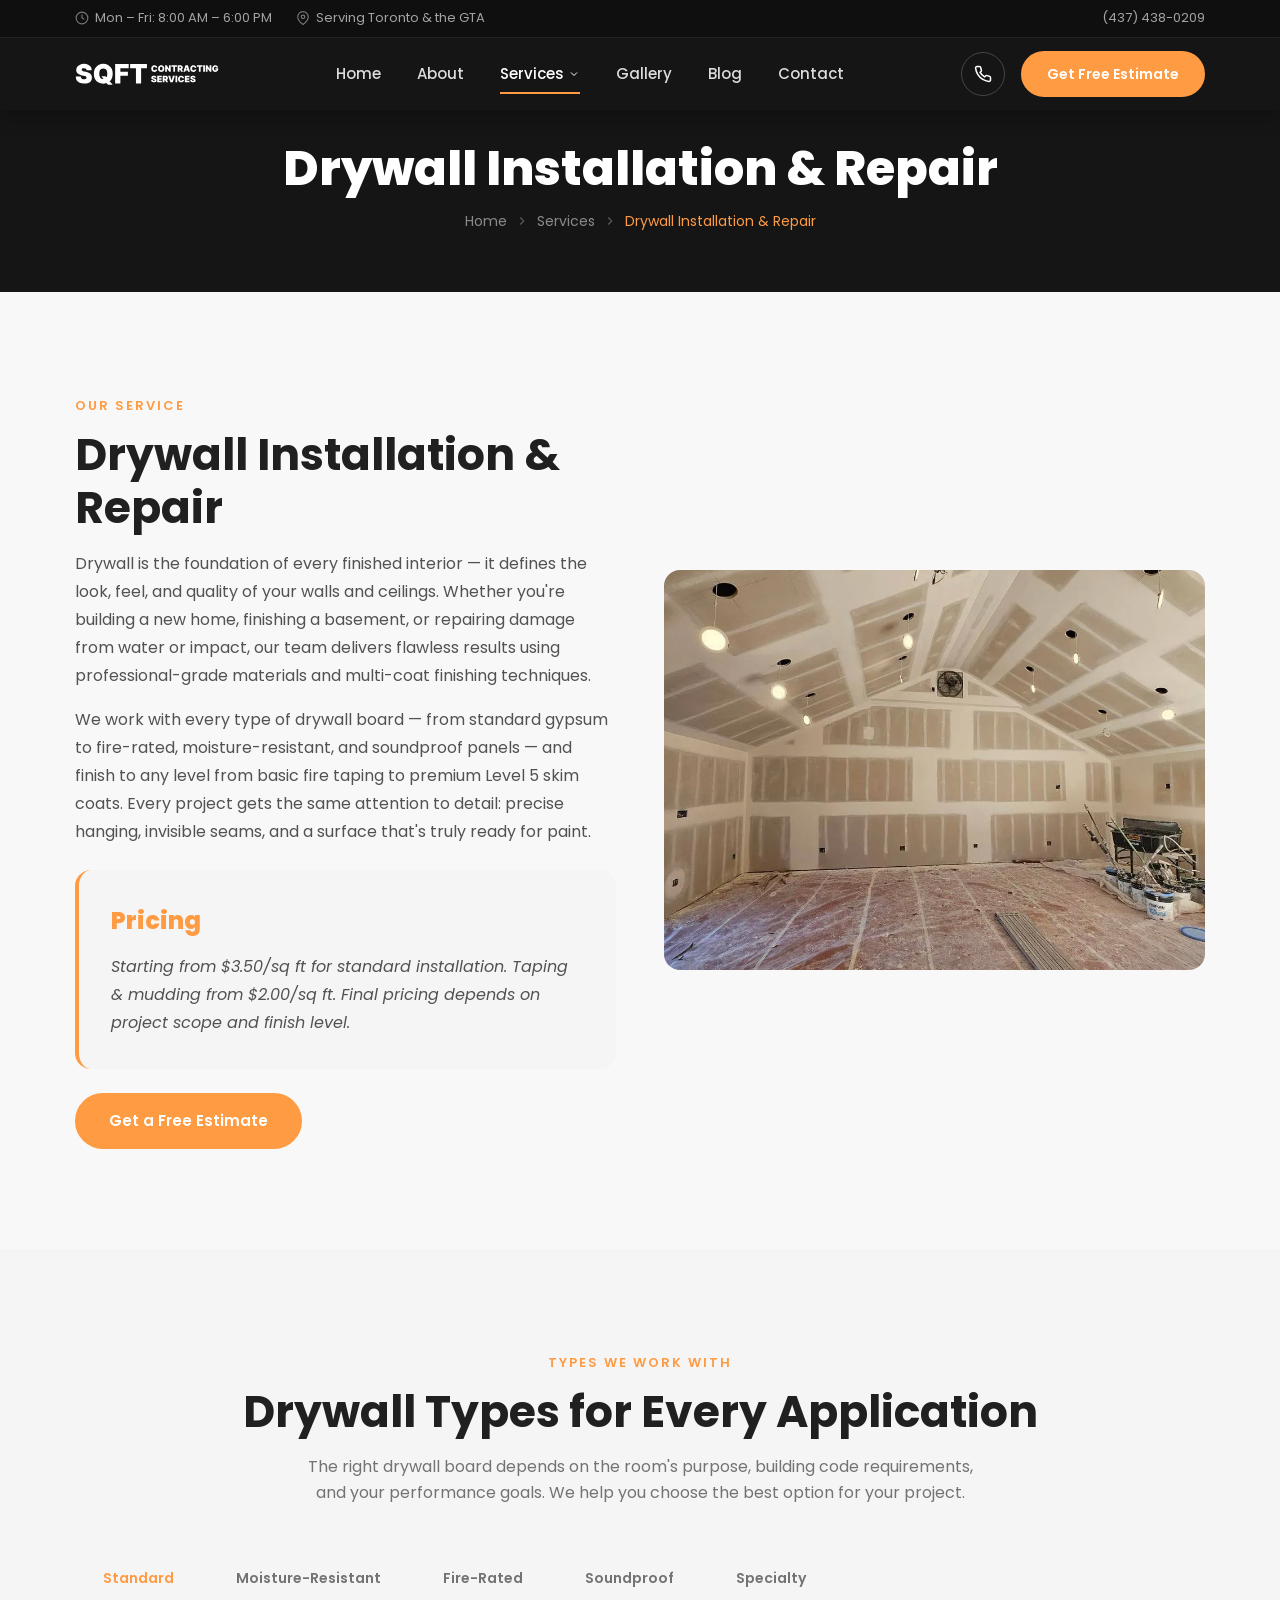
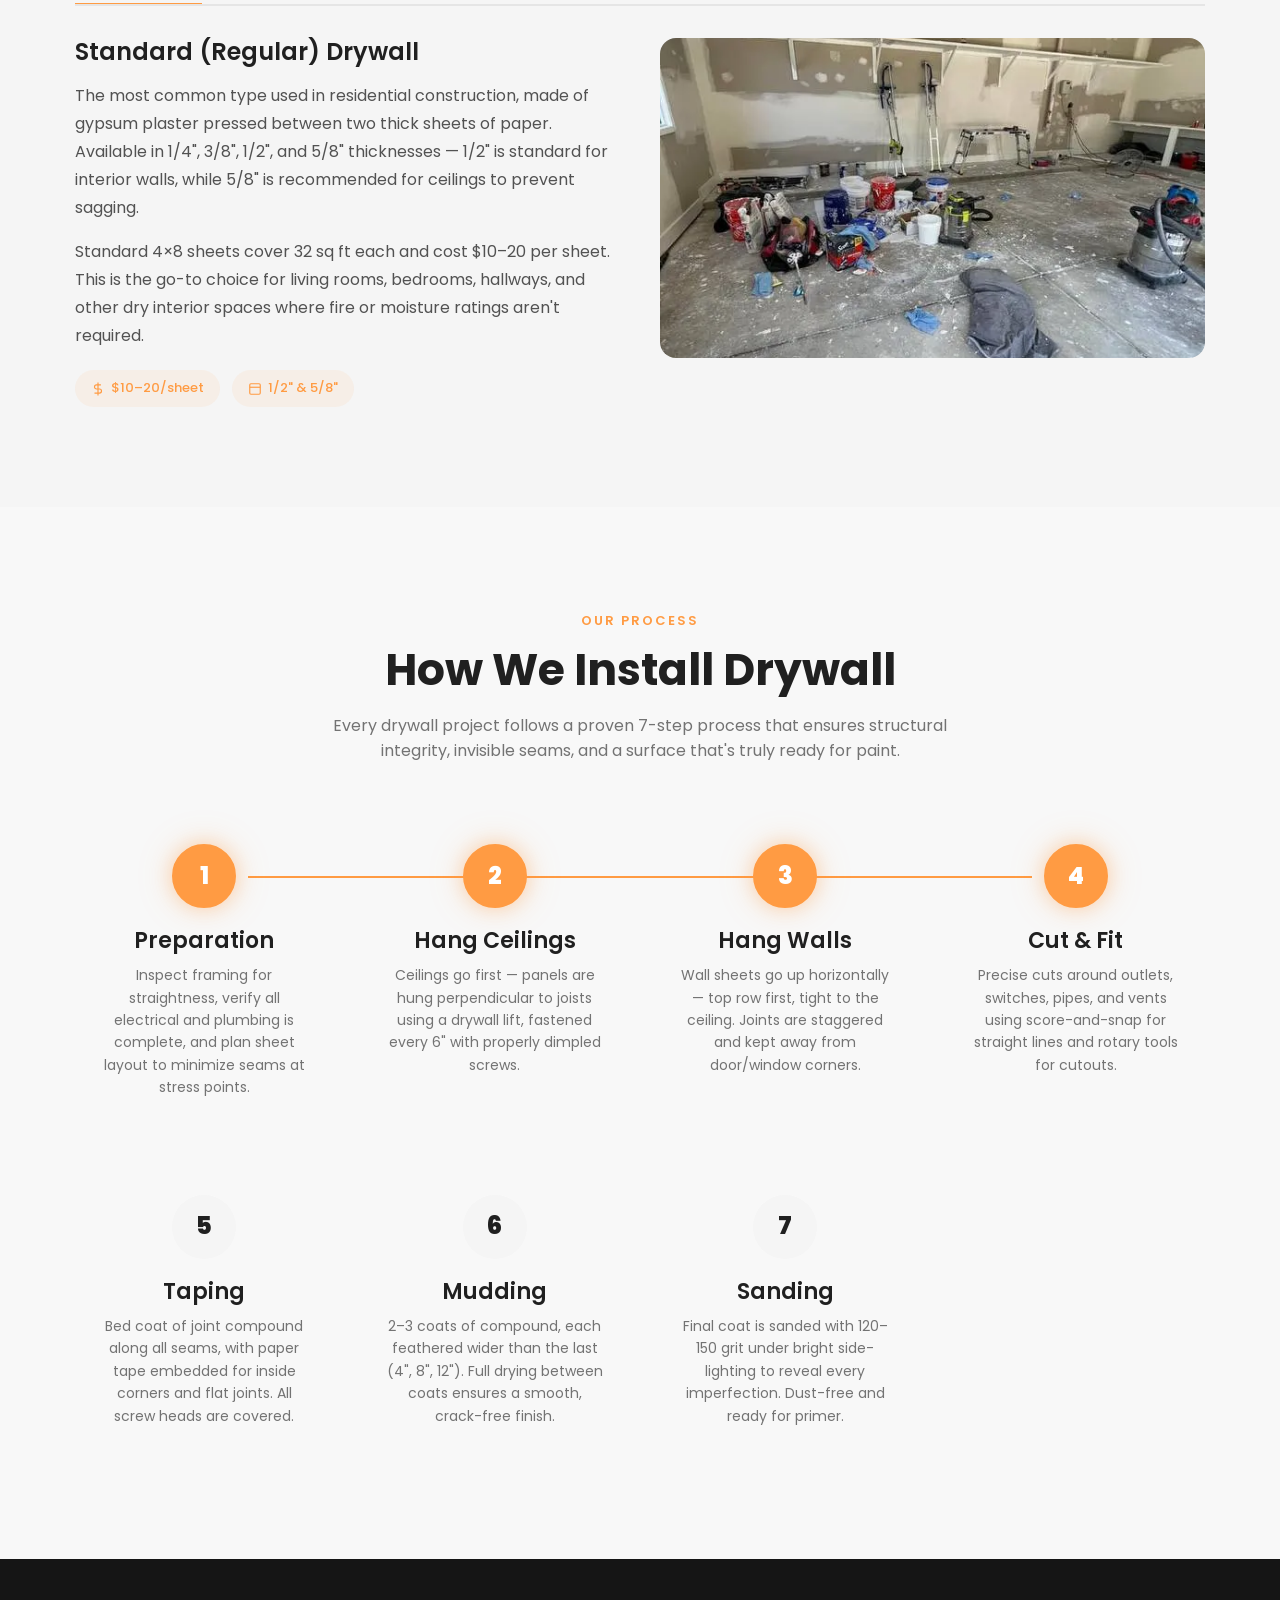
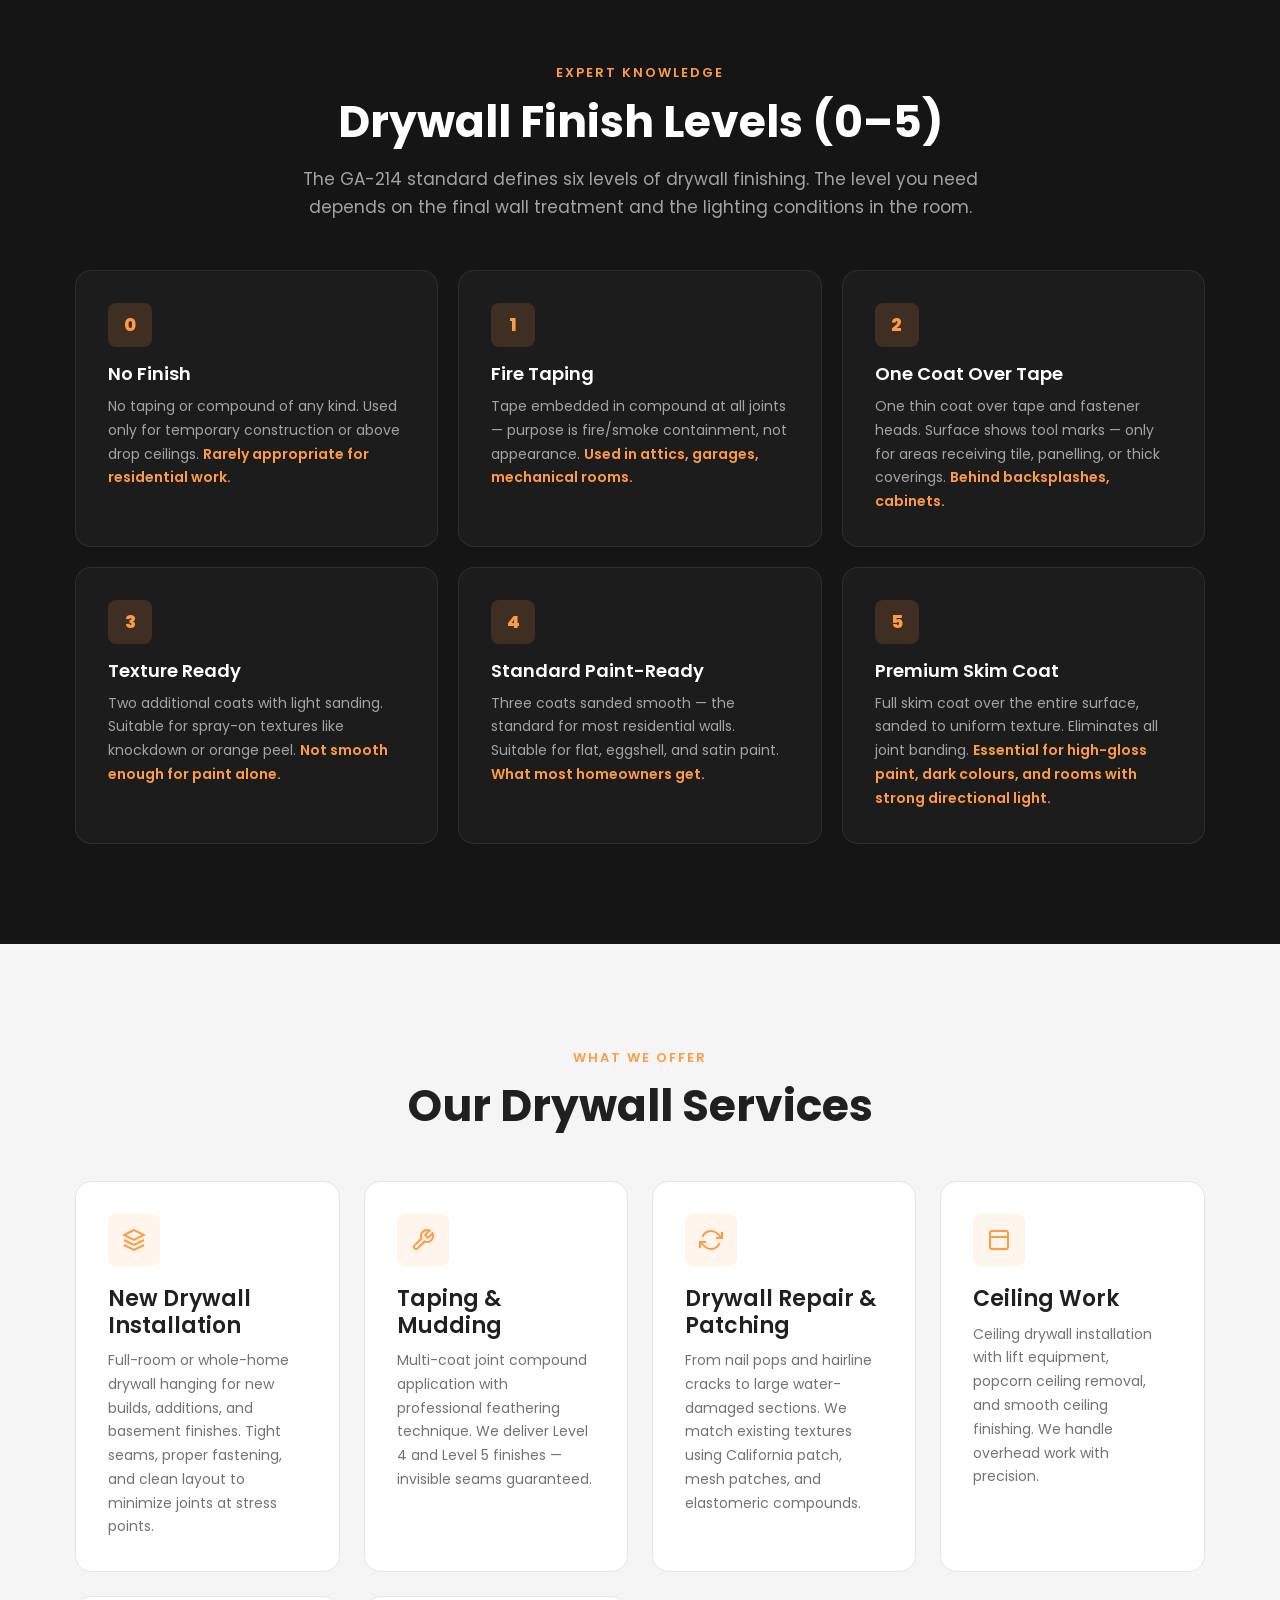
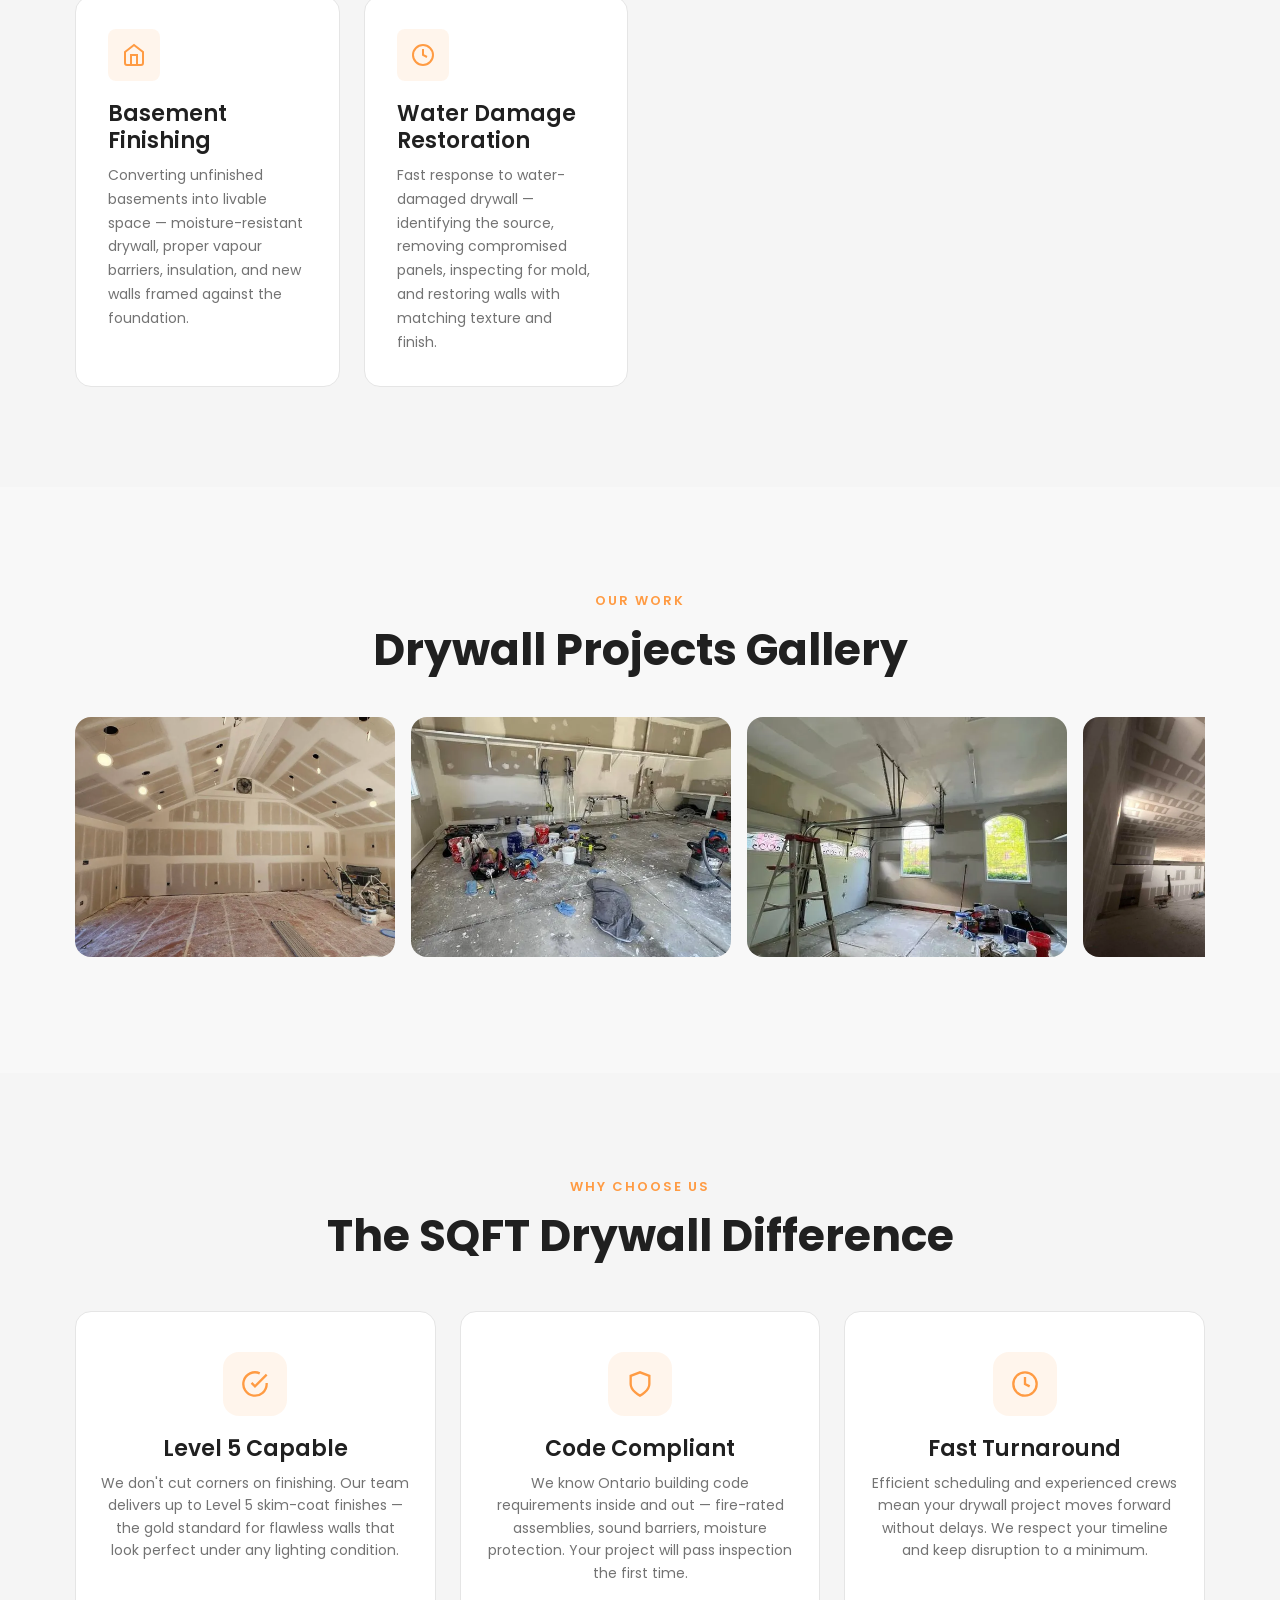
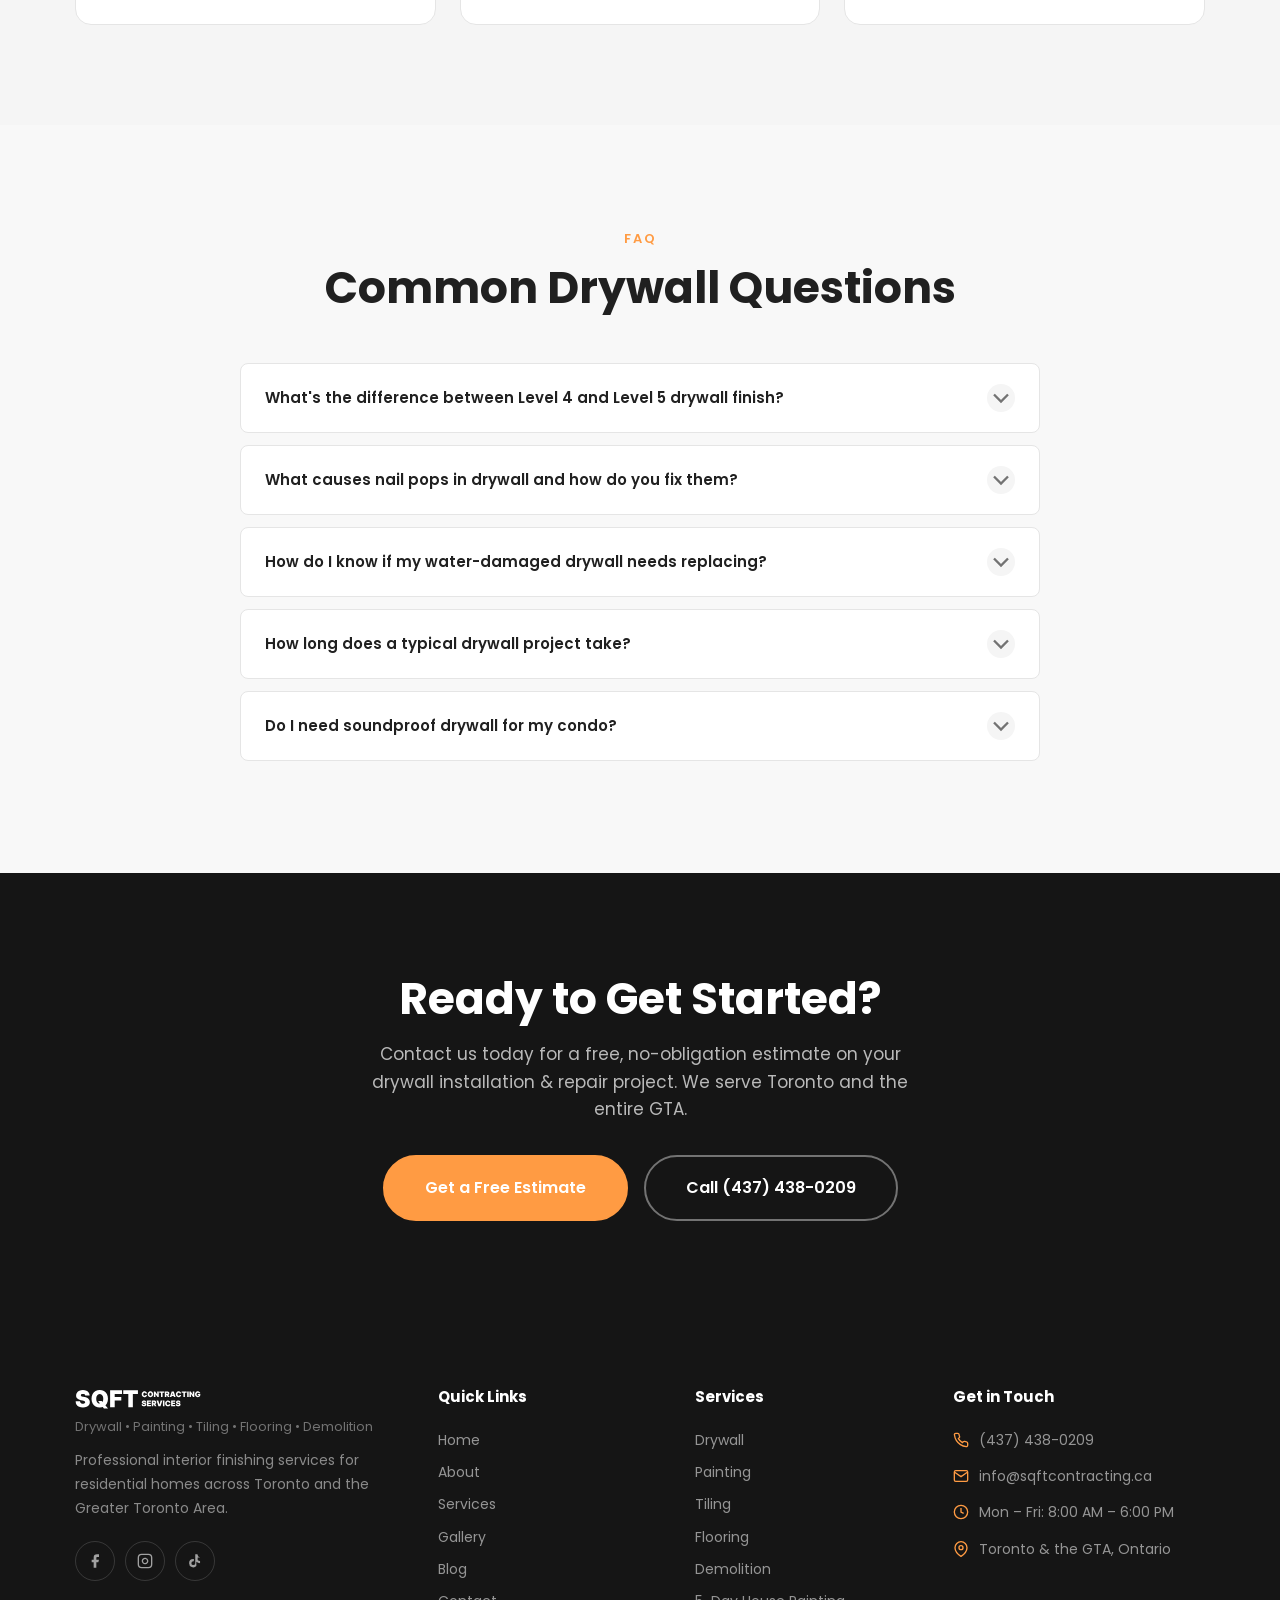
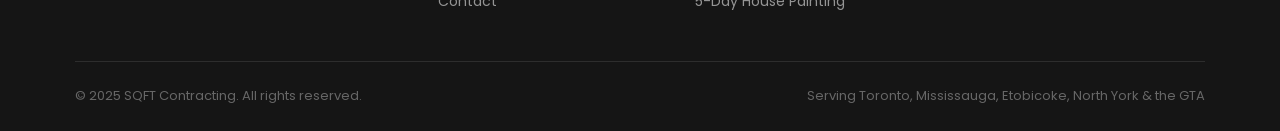
<file: services/drywall.html>
<!DOCTYPE html>
<html lang="en">
<head>
    <meta charset="UTF-8">
    <meta name="viewport" content="width=device-width, initial-scale=1.0">
    <title>Drywall Installation & Repair — SQFT Contracting | Toronto & GTA</title>
    <meta name="description" content="Professional drywall installation, taping, mudding, and repair services across Toronto and the GTA. SQFT Contracting delivers smooth, flawless walls every time.">
    <meta name="robots" content="index, follow">
    <link rel="preconnect" href="https://fonts.googleapis.com">
    <link rel="preconnect" href="https://fonts.gstatic.com" crossorigin>
    <link href="https://fonts.googleapis.com/css2?family=Poppins:wght@400;500;600;700;800;900&display=swap" rel="stylesheet">
    <link rel="stylesheet" href="../css/style.css">
    <link rel="icon" type="image/svg+xml" href="../favicon.svg">
</head>
<body>

<header class="header header-solid">
    <div class="header-top">
        <div class="container">
            <div class="header-top-left">
                <div class="header-top-item">
                    <svg viewBox="0 0 24 24" fill="none" stroke="currentColor" stroke-width="2"><circle cx="12" cy="12" r="10"/><path d="M12 6v6l4 2"/></svg>
                    Mon – Fri: 8:00 AM – 6:00 PM
                </div>
                <div class="header-top-item">
                    <svg viewBox="0 0 24 24" fill="none" stroke="currentColor" stroke-width="2"><path d="M21 10c0 7-9 13-9 13s-9-6-9-13a9 9 0 0118 0z"/><circle cx="12" cy="10" r="3"/></svg>
                    Serving Toronto &amp; the GTA
                </div>
            </div>
            <div class="header-top-right">
                <a href="tel:+14374380209">(437) 438-0209</a>
            </div>
        </div>
    </div>
    <nav class="nav">
        <div class="container">
            <a href="../index.html" class="nav-logo"><img src="../IMG/logo-white.svg" alt="SQFT Contracting"></a>
            <ul class="nav-menu">
                <li><a href="../index.html" class="nav-link">Home</a></li>
                <li><a href="../about.html" class="nav-link">About</a></li>
                <li class="nav-dropdown">
                    <a href="../services.html" class="nav-link active">
                        Services
                        <svg class="chevron" viewBox="0 0 24 24" fill="none" stroke="currentColor" stroke-width="2"><path d="M6 9l6 6 6-6"/></svg>
                    </a>
                    <ul class="dropdown-menu">
                        <li><a href="drywall.html">Drywall</a></li>
                        <li><a href="painting.html">Painting</a></li>
                        <li><a href="tiling.html">Tiling</a></li>
                        <li><a href="flooring.html">Flooring</a></li>
                        <li><a href="demolition.html">Demolition</a></li>
                        <li><a href="../five-day-house-painting.html">5-Day House Painting</a></li>
                    </ul>
                </li>
                <li><a href="../gallery.html" class="nav-link">Gallery</a></li>
                <li><a href="../blog.html" class="nav-link">Blog</a></li>
                <li><a href="../contact.html" class="nav-link">Contact</a></li>
                <li class="nav-menu-bottom">
                    <a href="tel:+14374380209" class="nav-menu-phone">
                        <svg viewBox="0 0 24 24" fill="none" stroke="currentColor" stroke-width="2"><path d="M22 16.92v3a2 2 0 01-2.18 2 19.79 19.79 0 01-8.63-3.07 19.5 19.5 0 01-6-6 19.79 19.79 0 01-3.07-8.67A2 2 0 014.11 2h3a2 2 0 012 1.72c.127.96.362 1.903.7 2.81a2 2 0 01-.45 2.11L8.09 9.91a16 16 0 006 6l1.27-1.27a2 2 0 012.11-.45c.907.338 1.85.573 2.81.7A2 2 0 0122 16.92z"/></svg>
                        (437) 438-0209
                    </a>
                    <a href="../contact.html" class="nav-menu-cta">Get Free Estimate</a>
                </li>
            </ul>
            <div class="nav-right">
                <a href="tel:+14374380209" class="nav-phone" aria-label="Call us">
                    <svg viewBox="0 0 24 24" fill="none" stroke="currentColor" stroke-width="2"><path d="M22 16.92v3a2 2 0 01-2.18 2 19.79 19.79 0 01-8.63-3.07 19.5 19.5 0 01-6-6 19.79 19.79 0 01-3.07-8.67A2 2 0 014.11 2h3a2 2 0 012 1.72c.127.96.362 1.903.7 2.81a2 2 0 01-.45 2.11L8.09 9.91a16 16 0 006 6l1.27-1.27a2 2 0 012.11-.45c.907.338 1.85.573 2.81.7A2 2 0 0122 16.92z"/></svg>
                </a>
                <a href="../contact.html" class="btn btn-primary btn-sm nav-cta">Get Free Estimate</a>
            </div>
            <button class="nav-toggle" aria-label="Toggle menu">
                <span></span><span></span><span></span>
            </button>
        </div>
    </nav>
</header>

<div class="mobile-backdrop"></div>

<!-- Page Hero -->
<section class="page-hero">
    <div class="container">
        <h1>Drywall Installation & Repair</h1>
        <div class="breadcrumb">
            <a href="../index.html">Home</a>
            <svg viewBox="0 0 24 24" fill="none" stroke="currentColor" stroke-width="2"><path d="M9 18l6-6-6-6"/></svg>
            <a href="../services.html">Services</a>
            <svg viewBox="0 0 24 24" fill="none" stroke="currentColor" stroke-width="2"><path d="M9 18l6-6-6-6"/></svg>
            <span class="current">Drywall Installation & Repair</span>
        </div>
    </div>
</section>

<!-- Overview -->
<section class="section">
    <div class="container">
        <div class="service-overview">
            <div class="service-overview-content reveal">
                <span class="section-label">Our Service</span>
                <h2 class="section-title">Drywall Installation & Repair</h2>
                <p>Drywall is the foundation of every finished interior — it defines the look, feel, and quality of your walls and ceilings. Whether you're building a new home, finishing a basement, or repairing damage from water or impact, our team delivers flawless results using professional-grade materials and multi-coat finishing techniques.</p>
                <p>We work with every type of drywall board — from standard gypsum to fire-rated, moisture-resistant, and soundproof panels — and finish to any level from basic fire taping to premium Level 5 skim coats. Every project gets the same attention to detail: precise hanging, invisible seams, and a surface that's truly ready for paint.</p>
                <div class="service-pricing-block">
                    <div class="service-pricing-amount">Pricing</div>
                    <p class="service-pricing-note">Starting from $3.50/sq ft for standard installation. Taping & mudding from $2.00/sq ft. Final pricing depends on project scope and finish level.</p>
                </div>
                <a href="../contact.html" class="btn btn-primary" style="margin-top:24px">Get a Free Estimate</a>
            </div>
            <div class="service-overview-image reveal">
                <img src="../IMG/drywall.webp" alt="Professional drywall installation by SQFT Contracting in Toronto" loading="lazy">
            </div>
        </div>
    </div>
</section>

<!-- Types of Drywall — Tabs -->
<section class="section section-gray">
    <div class="container">
        <div class="text-center reveal">
            <span class="section-label">Types We Work With</span>
            <h2 class="section-title">Drywall Types for Every Application</h2>
            <p style="max-width:680px;margin:16px auto 0;color:var(--color-gray-500)">The right drywall board depends on the room's purpose, building code requirements, and your performance goals. We help you choose the best option for your project.</p>
        </div>
        <div class="service-tabs reveal">
            <div class="tab-nav">
                <button class="tab-btn active" data-tab="tab-standard">Standard</button>
                <button class="tab-btn" data-tab="tab-moisture">Moisture-Resistant</button>
                <button class="tab-btn" data-tab="tab-fire">Fire-Rated</button>
                <button class="tab-btn" data-tab="tab-sound">Soundproof</button>
                <button class="tab-btn" data-tab="tab-specialty">Specialty</button>
            </div>

            <div id="tab-standard" class="tab-panel active">
                <div class="tab-panel-content">
                    <div class="tab-panel-text">
                        <h3>Standard (Regular) Drywall</h3>
                        <p>The most common type used in residential construction, made of gypsum plaster pressed between two thick sheets of paper. Available in 1/4", 3/8", 1/2", and 5/8" thicknesses — 1/2" is standard for interior walls, while 5/8" is recommended for ceilings to prevent sagging.</p>
                        <p>Standard 4×8 sheets cover 32 sq ft each and cost $10–20 per sheet. This is the go-to choice for living rooms, bedrooms, hallways, and other dry interior spaces where fire or moisture ratings aren't required.</p>
                        <div class="tab-panel-meta">
                            <span class="tab-meta-tag"><svg viewBox="0 0 24 24" fill="none" stroke="currentColor" stroke-width="2"><path d="M12 1v22M17 5H9.5a3.5 3.5 0 000 7h5a3.5 3.5 0 010 7H6"/></svg> $10–20/sheet</span>
                            <span class="tab-meta-tag"><svg viewBox="0 0 24 24" fill="none" stroke="currentColor" stroke-width="2"><rect x="3" y="3" width="18" height="18" rx="2"/><path d="M3 9h18"/></svg> 1/2" & 5/8"</span>
                        </div>
                    </div>
                    <div class="tab-panel-image">
                        <img src="../IMG/drywall%20(2).webp" alt="Standard drywall installation" loading="lazy">
                    </div>
                </div>
            </div>

            <div id="tab-moisture" class="tab-panel">
                <div class="tab-panel-content">
                    <div class="tab-panel-text">
                        <h3>Moisture-Resistant Drywall</h3>
                        <p><strong>Green Board</strong> features water-resistant facing paper and a wax-treated core, designed for high-humidity areas. Costs $12–20 per sheet (roughly 20% premium over standard).</p>
                        <p><strong>Purple Board</strong> offers enhanced mold and moisture resistance on both face and back paper — it can be used in wet areas where green board cannot. Costs $18–25 per sheet.</p>
                        <p>Important: Neither replaces proper waterproofing membranes in direct-water areas like showers. They're designed for elevated humidity, not direct water contact.</p>
                        <div class="tab-panel-meta">
                            <span class="tab-meta-tag"><svg viewBox="0 0 24 24" fill="none" stroke="currentColor" stroke-width="2"><path d="M12 2.69l5.66 5.66a8 8 0 11-11.31 0z"/></svg> Bathrooms</span>
                            <span class="tab-meta-tag"><svg viewBox="0 0 24 24" fill="none" stroke="currentColor" stroke-width="2"><path d="M12 2.69l5.66 5.66a8 8 0 11-11.31 0z"/></svg> Kitchens</span>
                            <span class="tab-meta-tag"><svg viewBox="0 0 24 24" fill="none" stroke="currentColor" stroke-width="2"><path d="M12 2.69l5.66 5.66a8 8 0 11-11.31 0z"/></svg> Basements</span>
                        </div>
                    </div>
                    <div class="tab-panel-image">
                        <img src="../IMG/drywall%20(3).webp" alt="Moisture-resistant drywall for bathrooms" loading="lazy">
                    </div>
                </div>
            </div>

            <div id="tab-fire" class="tab-panel">
                <div class="tab-panel-content">
                    <div class="tab-panel-text">
                        <h3>Fire-Rated Drywall (Type X & Type C)</h3>
                        <p><strong>Type X</strong> contains glass fibers mixed into the gypsum core, providing 1-hour fire resistance at 5/8" thickness. This is the minimum standard required by building code for garage ceilings, walls adjacent to living spaces, furnace rooms, and between attached garages and habitable areas.</p>
                        <p><strong>Type C</strong> is an enhanced version with additional additives like vermiculite that expand when heated, actively filling gaps. It provides up to 2–4 hours of fire resistance depending on the assembly.</p>
                        <div class="tab-panel-meta">
                            <span class="tab-meta-tag"><svg viewBox="0 0 24 24" fill="none" stroke="currentColor" stroke-width="2"><path d="M12 22c5.523 0 10-4.477 10-10S17.523 2 12 2 2 6.477 2 12s4.477 10 10 10z"/><path d="M12 6v6l4 2"/></svg> 1–4 hr rating</span>
                            <span class="tab-meta-tag"><svg viewBox="0 0 24 24" fill="none" stroke="currentColor" stroke-width="2"><path d="M9 21H5a2 2 0 01-2-2V5a2 2 0 012-2h4M16 17l5-5-5-5M21 12H9"/></svg> Code required</span>
                        </div>
                    </div>
                    <div class="tab-panel-image">
                        <img src="../IMG/drywall%20(4).webp" alt="Fire-rated drywall installation" loading="lazy">
                    </div>
                </div>
            </div>

            <div id="tab-sound" class="tab-panel">
                <div class="tab-panel-content">
                    <div class="tab-panel-text">
                        <h3>Soundproof (Acoustic) Drywall</h3>
                        <p>Constructed with multiple layers of gypsum sandwiching a viscoelastic polymer — a sound-damping compound — between them. Brands like QuietRock achieve STC ratings of 50–80, compared to standard drywall's rating of around 33.</p>
                        <p>Costs $40–100+ per sheet but dramatically reduces sound transfer. Best for home theatres, music rooms, bedrooms adjacent to noisy areas, shared condo walls, and home offices.</p>
                        <p><strong>Pro tip:</strong> Two layers of standard drywall with Green Glue compound between them can achieve similar sound reduction at lower cost than premium acoustic panels.</p>
                        <div class="tab-panel-meta">
                            <span class="tab-meta-tag"><svg viewBox="0 0 24 24" fill="none" stroke="currentColor" stroke-width="2"><path d="M11 5L6 9H2v6h4l5 4V5z"/><path d="M19.07 4.93a10 10 0 010 14.14M15.54 8.46a5 5 0 010 7.07"/></svg> STC 50–80</span>
                            <span class="tab-meta-tag"><svg viewBox="0 0 24 24" fill="none" stroke="currentColor" stroke-width="2"><path d="M12 1v22M17 5H9.5a3.5 3.5 0 000 7h5a3.5 3.5 0 010 7H6"/></svg> $40–100/sheet</span>
                        </div>
                    </div>
                    <div class="tab-panel-image">
                        <img src="../IMG/drywall%20(5).webp" alt="Soundproof acoustic drywall" loading="lazy">
                    </div>
                </div>
            </div>

            <div id="tab-specialty" class="tab-panel">
                <div class="tab-panel-content">
                    <div class="tab-panel-text">
                        <h3>Specialty Drywall</h3>
                        <p><strong>Flexible Drywall (1/4")</strong> can be bent to follow curved walls, archways, and rounded features. Costs $8–12 per sheet — perfect for adding architectural character.</p>
                        <p><strong>Impact-Resistant Drywall</strong> is reinforced with fiberglass mesh for resistance to dents and holes. Ideal for high-traffic areas like hallways, garages, kids' rooms, and commercial spaces.</p>
                        <p><strong>Paperless Drywall</strong> uses fiberglass facing instead of paper, making it highly mold-resistant. Excellent for basements and flood-prone areas where traditional paper-faced boards would be vulnerable.</p>
                        <div class="tab-panel-meta">
                            <span class="tab-meta-tag"><svg viewBox="0 0 24 24" fill="none" stroke="currentColor" stroke-width="2"><circle cx="12" cy="12" r="10"/><path d="M8 12l2 2 4-4"/></svg> Curved walls</span>
                            <span class="tab-meta-tag"><svg viewBox="0 0 24 24" fill="none" stroke="currentColor" stroke-width="2"><circle cx="12" cy="12" r="10"/><path d="M8 12l2 2 4-4"/></svg> Impact-proof</span>
                            <span class="tab-meta-tag"><svg viewBox="0 0 24 24" fill="none" stroke="currentColor" stroke-width="2"><circle cx="12" cy="12" r="10"/><path d="M8 12l2 2 4-4"/></svg> Mold-proof</span>
                        </div>
                    </div>
                    <div class="tab-panel-image">
                        <img src="../IMG/drywall%20(6).webp" alt="Specialty drywall for curved walls" loading="lazy">
                    </div>
                </div>
            </div>
        </div>
    </div>
</section>

<!-- Our Process -->
<section class="section">
    <div class="container">
        <div class="text-center reveal">
            <span class="section-label">Our Process</span>
            <h2 class="section-title">How We Install Drywall</h2>
            <p style="max-width:680px;margin:16px auto 0;color:var(--color-gray-500)">Every drywall project follows a proven 7-step process that ensures structural integrity, invisible seams, and a surface that's truly ready for paint.</p>
        </div>
        <div class="process-grid reveal-group">
            <div class="process-card">
                <div class="process-number">1</div>
                <h3>Preparation</h3>
                <p>Inspect framing for straightness, verify all electrical and plumbing is complete, and plan sheet layout to minimize seams at stress points.</p>
            </div>
            <div class="process-card">
                <div class="process-number">2</div>
                <h3>Hang Ceilings</h3>
                <p>Ceilings go first — panels are hung perpendicular to joists using a drywall lift, fastened every 6" with properly dimpled screws.</p>
            </div>
            <div class="process-card">
                <div class="process-number">3</div>
                <h3>Hang Walls</h3>
                <p>Wall sheets go up horizontally — top row first, tight to the ceiling. Joints are staggered and kept away from door/window corners.</p>
            </div>
            <div class="process-card">
                <div class="process-number">4</div>
                <h3>Cut & Fit</h3>
                <p>Precise cuts around outlets, switches, pipes, and vents using score-and-snap for straight lines and rotary tools for cutouts.</p>
            </div>
            <div class="process-card">
                <div class="process-number">5</div>
                <h3>Taping</h3>
                <p>Bed coat of joint compound along all seams, with paper tape embedded for inside corners and flat joints. All screw heads are covered.</p>
            </div>
            <div class="process-card">
                <div class="process-number">6</div>
                <h3>Mudding</h3>
                <p>2–3 coats of compound, each feathered wider than the last (4", 8", 12"). Full drying between coats ensures a smooth, crack-free finish.</p>
            </div>
            <div class="process-card">
                <div class="process-number">7</div>
                <h3>Sanding</h3>
                <p>Final coat is sanded with 120–150 grit under bright side-lighting to reveal every imperfection. Dust-free and ready for primer.</p>
            </div>
        </div>
    </div>
</section>

<!-- Finish Levels — Dark Section -->
<section class="section dark-section">
    <div class="container">
        <div class="text-center reveal">
            <span class="section-label">Expert Knowledge</span>
            <h2 class="section-title">Drywall Finish Levels (0–5)</h2>
            <p class="section-subtitle" style="max-width:680px;margin:16px auto 0">The GA-214 standard defines six levels of drywall finishing. The level you need depends on the final wall treatment and the lighting conditions in the room.</p>
        </div>
        <div class="info-grid reveal-group">
            <div class="info-card">
                <div class="info-card-badge">0</div>
                <h3>No Finish</h3>
                <p>No taping or compound of any kind. Used only for temporary construction or above drop ceilings. <span class="accent-text">Rarely appropriate for residential work.</span></p>
            </div>
            <div class="info-card">
                <div class="info-card-badge">1</div>
                <h3>Fire Taping</h3>
                <p>Tape embedded in compound at all joints — purpose is fire/smoke containment, not appearance. <span class="accent-text">Used in attics, garages, mechanical rooms.</span></p>
            </div>
            <div class="info-card">
                <div class="info-card-badge">2</div>
                <h3>One Coat Over Tape</h3>
                <p>One thin coat over tape and fastener heads. Surface shows tool marks — only for areas receiving tile, panelling, or thick coverings. <span class="accent-text">Behind backsplashes, cabinets.</span></p>
            </div>
            <div class="info-card">
                <div class="info-card-badge">3</div>
                <h3>Texture Ready</h3>
                <p>Two additional coats with light sanding. Suitable for spray-on textures like knockdown or orange peel. <span class="accent-text">Not smooth enough for paint alone.</span></p>
            </div>
            <div class="info-card">
                <div class="info-card-badge">4</div>
                <h3>Standard Paint-Ready</h3>
                <p>Three coats sanded smooth — the standard for most residential walls. Suitable for flat, eggshell, and satin paint. <span class="accent-text">What most homeowners get.</span></p>
            </div>
            <div class="info-card">
                <div class="info-card-badge">5</div>
                <h3>Premium Skim Coat</h3>
                <p>Full skim coat over the entire surface, sanded to uniform texture. Eliminates all joint banding. <span class="accent-text">Essential for high-gloss paint, dark colours, and rooms with strong directional light.</span></p>
            </div>
        </div>
    </div>
</section>

<!-- What We Offer -->
<section class="section section-gray">
    <div class="container">
        <div class="text-center reveal">
            <span class="section-label">What We Offer</span>
            <h2 class="section-title">Our Drywall Services</h2>
        </div>
        <div class="subservice-grid reveal-group">
            <div class="subservice-card">
                <div class="subservice-icon"><svg viewBox="0 0 24 24" fill="none" stroke="currentColor" stroke-width="2"><path d="M12 2L2 7l10 5 10-5-10-5z"/><path d="M2 17l10 5 10-5"/><path d="M2 12l10 5 10-5"/></svg></div>
                <h3>New Drywall Installation</h3>
                <p>Full-room or whole-home drywall hanging for new builds, additions, and basement finishes. Tight seams, proper fastening, and clean layout to minimize joints at stress points.</p>
            </div>
            <div class="subservice-card">
                <div class="subservice-icon"><svg viewBox="0 0 24 24" fill="none" stroke="currentColor" stroke-width="2"><path d="M14.7 6.3a1 1 0 000 1.4l1.6 1.6a1 1 0 001.4 0l3.77-3.77a6 6 0 01-7.94 7.94l-6.91 6.91a2.12 2.12 0 01-3-3l6.91-6.91a6 6 0 017.94-7.94l-3.76 3.76z"/></svg></div>
                <h3>Taping & Mudding</h3>
                <p>Multi-coat joint compound application with professional feathering technique. We deliver Level 4 and Level 5 finishes — invisible seams guaranteed.</p>
            </div>
            <div class="subservice-card">
                <div class="subservice-icon"><svg viewBox="0 0 24 24" fill="none" stroke="currentColor" stroke-width="2"><path d="M23 4v6h-6"/><path d="M1 20v-6h6"/><path d="M3.51 9a9 9 0 0114.85-3.36L23 10M1 14l4.64 4.36A9 9 0 0020.49 15"/></svg></div>
                <h3>Drywall Repair & Patching</h3>
                <p>From nail pops and hairline cracks to large water-damaged sections. We match existing textures using California patch, mesh patches, and elastomeric compounds.</p>
            </div>
            <div class="subservice-card">
                <div class="subservice-icon"><svg viewBox="0 0 24 24" fill="none" stroke="currentColor" stroke-width="2"><rect x="3" y="3" width="18" height="18" rx="2"/><path d="M3 9h18"/></svg></div>
                <h3>Ceiling Work</h3>
                <p>Ceiling drywall installation with lift equipment, popcorn ceiling removal, and smooth ceiling finishing. We handle overhead work with precision.</p>
            </div>
            <div class="subservice-card">
                <div class="subservice-icon"><svg viewBox="0 0 24 24" fill="none" stroke="currentColor" stroke-width="2"><path d="M3 9l9-7 9 7v11a2 2 0 01-2 2H5a2 2 0 01-2-2z"/><path d="M9 22V12h6v10"/></svg></div>
                <h3>Basement Finishing</h3>
                <p>Converting unfinished basements into livable space — moisture-resistant drywall, proper vapour barriers, insulation, and new walls framed against the foundation.</p>
            </div>
            <div class="subservice-card">
                <div class="subservice-icon"><svg viewBox="0 0 24 24" fill="none" stroke="currentColor" stroke-width="2"><path d="M12 22c5.523 0 10-4.477 10-10S17.523 2 12 2 2 6.477 2 12s4.477 10 10 10z"/><path d="M12 6v6l4 2"/></svg></div>
                <h3>Water Damage Restoration</h3>
                <p>Fast response to water-damaged drywall — identifying the source, removing compromised panels, inspecting for mold, and restoring walls with matching texture and finish.</p>
            </div>
        </div>
    </div>
</section>

<!-- Gallery Strip -->
<section class="section">
    <div class="container">
        <div class="text-center reveal">
            <span class="section-label">Our Work</span>
            <h2 class="section-title">Drywall Projects Gallery</h2>
        </div>
        <div class="gallery-strip">
            <div class="gallery-strip-item"><img src="../IMG/drywall.webp" alt="Drywall installation project" loading="lazy"></div>
            <div class="gallery-strip-item"><img src="../IMG/drywall%20(2).webp" alt="Drywall hanging in progress" loading="lazy"></div>
            <div class="gallery-strip-item"><img src="../IMG/drywall%20(3).webp" alt="Drywall taping and mudding" loading="lazy"></div>
            <div class="gallery-strip-item"><img src="../IMG/drywall%20(4).webp" alt="Finished drywall walls" loading="lazy"></div>
            <div class="gallery-strip-item"><img src="../IMG/drywall%20(5).webp" alt="Drywall ceiling installation" loading="lazy"></div>
            <div class="gallery-strip-item"><img src="../IMG/drywall%20(6).webp" alt="Basement drywall finishing" loading="lazy"></div>
            <div class="gallery-strip-item"><img src="../IMG/drywall%20(7).webp" alt="Drywall repair work" loading="lazy"></div>
            <div class="gallery-strip-item"><img src="../IMG/drywall%20(8).webp" alt="Completed drywall project" loading="lazy"></div>
        </div>
    </div>
</section>

<!-- Why Choose Us -->
<section class="section section-gray">
    <div class="container">
        <div class="text-center reveal">
            <span class="section-label">Why Choose Us</span>
            <h2 class="section-title">The SQFT Drywall Difference</h2>
        </div>
        <div class="features-grid reveal-group">
            <div class="feature-card">
                <div class="feature-icon"><svg viewBox="0 0 24 24" fill="none" stroke="currentColor" stroke-width="2"><path d="M22 11.08V12a10 10 0 11-5.93-9.14"/><path d="M22 4L12 14.01l-3-3"/></svg></div>
                <h3>Level 5 Capable</h3>
                <p>We don't cut corners on finishing. Our team delivers up to Level 5 skim-coat finishes — the gold standard for flawless walls that look perfect under any lighting condition.</p>
            </div>
            <div class="feature-card">
                <div class="feature-icon"><svg viewBox="0 0 24 24" fill="none" stroke="currentColor" stroke-width="2"><path d="M12 22s8-4 8-10V5l-8-3-8 3v7c0 6 8 10 8 10z"/></svg></div>
                <h3>Code Compliant</h3>
                <p>We know Ontario building code requirements inside and out — fire-rated assemblies, sound barriers, moisture protection. Your project will pass inspection the first time.</p>
            </div>
            <div class="feature-card">
                <div class="feature-icon"><svg viewBox="0 0 24 24" fill="none" stroke="currentColor" stroke-width="2"><circle cx="12" cy="12" r="10"/><path d="M12 6v6l4 2"/></svg></div>
                <h3>Fast Turnaround</h3>
                <p>Efficient scheduling and experienced crews mean your drywall project moves forward without delays. We respect your timeline and keep disruption to a minimum.</p>
            </div>
        </div>
    </div>
</section>

<!-- FAQ -->
<section class="section">
    <div class="container">
        <div class="text-center reveal">
            <span class="section-label">FAQ</span>
            <h2 class="section-title">Common Drywall Questions</h2>
        </div>
        <div class="faq-list reveal">
            <div class="faq-item">
                <button class="faq-question">
                    What's the difference between Level 4 and Level 5 drywall finish?
                    <span class="faq-icon"><svg viewBox="0 0 24 24" fill="none" stroke="currentColor" stroke-width="2"><path d="M6 9l6 6 6-6"/></svg></span>
                </button>
                <div class="faq-answer"><div class="faq-answer-inner">
                    Level 4 is the standard paint-ready finish — three coats of compound sanded smooth. It works great for most rooms with normal lighting. Level 5 adds a full skim coat over the entire wall surface, eliminating the subtle texture difference between joint compound and bare drywall paper. Level 5 is essential for rooms with large windows, glossy paint, or dark colours that show every imperfection.
                </div></div>
            </div>
            <div class="faq-item">
                <button class="faq-question">
                    What causes nail pops in drywall and how do you fix them?
                    <span class="faq-icon"><svg viewBox="0 0 24 24" fill="none" stroke="currentColor" stroke-width="2"><path d="M6 9l6 6 6-6"/></svg></span>
                </button>
                <div class="faq-answer"><div class="faq-answer-inner">
                    Nail pops are caused by lumber shrinkage as the house settles — the fastener stays in place while the wood contracts, pushing the compound outward. We fix them by driving a new screw 1–2" above or below the pop, then removing or re-seating the original fastener, patching with compound, and repainting. This is common in new construction and is a normal part of the settling process.
                </div></div>
            </div>
            <div class="faq-item">
                <button class="faq-question">
                    How do I know if my water-damaged drywall needs replacing?
                    <span class="faq-icon"><svg viewBox="0 0 24 24" fill="none" stroke="currentColor" stroke-width="2"><path d="M6 9l6 6 6-6"/></svg></span>
                </button>
                <div class="faq-answer"><div class="faq-answer-inner">
                    Look for discolouration, bubbling paint, soft or spongy spots, visible mold, and sagging panels. If the damage covers less than a 4-foot section and there's no mold, we can often cut out and patch the affected area. If water rose above 2.5 feet or mold is present, full panel replacement is necessary. The critical first step is always identifying and fixing the water source before repairs begin.
                </div></div>
            </div>
            <div class="faq-item">
                <button class="faq-question">
                    How long does a typical drywall project take?
                    <span class="faq-icon"><svg viewBox="0 0 24 24" fill="none" stroke="currentColor" stroke-width="2"><path d="M6 9l6 6 6-6"/></svg></span>
                </button>
                <div class="faq-answer"><div class="faq-answer-inner">
                    A single room can be hung in a day, but finishing takes time — each coat of compound needs 24 hours to dry before the next can be applied. A standard room with Level 4 finish typically takes 4–5 days from hanging to final sanding. Larger projects like full basements may take 2–3 weeks. We'll provide a detailed timeline during your free estimate.
                </div></div>
            </div>
            <div class="faq-item">
                <button class="faq-question">
                    Do I need soundproof drywall for my condo?
                    <span class="faq-icon"><svg viewBox="0 0 24 24" fill="none" stroke="currentColor" stroke-width="2"><path d="M6 9l6 6 6-6"/></svg></span>
                </button>
                <div class="faq-answer"><div class="faq-answer-inner">
                    Building code requires sound-rated assemblies between condo units, but the specific approach depends on your situation. Premium acoustic drywall (STC 50–80) is the most effective single-board solution. However, two layers of standard drywall with Green Glue compound between them often achieves similar results at lower cost. We'll assess your walls and recommend the most cost-effective soundproofing solution.
                </div></div>
            </div>
        </div>
    </div>
</section>

<!-- CTA -->
<section class="cta-section">
    <div class="container">
        <h2>Ready to Get Started?</h2>
        <p>Contact us today for a free, no-obligation estimate on your drywall installation & repair project. We serve Toronto and the entire GTA.</p>
        <div class="cta-buttons">
            <a href="../contact.html" class="btn btn-primary btn-lg">Get a Free Estimate</a>
            <a href="tel:+14374380209" class="btn btn-outline-light btn-lg">Call (437) 438-0209</a>
        </div>
    </div>
</section>

<!-- Footer -->
<footer class="footer">
    <div class="container">
        <div class="footer-main">
            <div class="footer-brand">
                <div class="footer-logo"><img src="../IMG/logo-white.svg" alt="SQFT Contracting"></div>
                <div class="footer-tagline">Drywall &bull; Painting &bull; Tiling &bull; Flooring &bull; Demolition</div>
                <p>Professional interior finishing services for residential homes across Toronto and the Greater Toronto Area.</p>
                <div class="footer-social">
                    <a href="#" aria-label="Facebook"><svg viewBox="0 0 24 24" fill="currentColor"><path d="M18 2h-3a5 5 0 00-5 5v3H7v4h3v8h4v-8h3l1-4h-4V7a1 1 0 011-1h3z"/></svg></a>
                    <a href="#" aria-label="Instagram"><svg viewBox="0 0 24 24" fill="none" stroke="currentColor" stroke-width="2"><rect x="2" y="2" width="20" height="20" rx="5" ry="5"/><path d="M16 11.37A4 4 0 1112.63 8 4 4 0 0116 11.37z"/><line x1="17.5" y1="6.5" x2="17.51" y2="6.5"/></svg></a>
                    <a href="#" aria-label="TikTok"><svg viewBox="0 0 24 24" fill="currentColor"><path d="M19.59 6.69a4.83 4.83 0 01-3.77-4.25V2h-3.45v13.67a2.89 2.89 0 01-2.88 2.5 2.89 2.89 0 01-2.89-2.89 2.89 2.89 0 012.89-2.89c.28 0 .54.04.79.1v-3.49a6.37 6.37 0 00-.79-.05A6.34 6.34 0 003.15 15.2a6.34 6.34 0 0010.86 4.48V13.2a8.16 8.16 0 005.58 2.17V12a4.83 4.83 0 01-3.58-1.63V6.69h3.58z"/></svg></a>
                </div>
            </div>
            <div>
                <div class="footer-heading">Quick Links</div>
                <div class="footer-links">
                    <a href="../index.html">Home</a>
                    <a href="../about.html">About</a>
                    <a href="../services.html">Services</a>
                    <a href="../gallery.html">Gallery</a>
                    <a href="../blog.html">Blog</a>
                    <a href="../contact.html">Contact</a>
                </div>
            </div>
            <div>
                <div class="footer-heading">Services</div>
                <div class="footer-links">
                    <a href="drywall.html">Drywall</a>
                    <a href="painting.html">Painting</a>
                    <a href="tiling.html">Tiling</a>
                    <a href="flooring.html">Flooring</a>
                    <a href="demolition.html">Demolition</a>
                    <a href="../five-day-house-painting.html">5-Day House Painting</a>
                </div>
            </div>
            <div>
                <div class="footer-heading">Get in Touch</div>
                <div class="footer-contact-item">
                    <svg viewBox="0 0 24 24" fill="none" stroke="currentColor" stroke-width="2"><path d="M22 16.92v3a2 2 0 01-2.18 2 19.79 19.79 0 01-8.63-3.07 19.5 19.5 0 01-6-6 19.79 19.79 0 01-3.07-8.67A2 2 0 014.11 2h3a2 2 0 012 1.72c.127.96.362 1.903.7 2.81a2 2 0 01-.45 2.11L8.09 9.91a16 16 0 006 6l1.27-1.27a2 2 0 012.11-.45c.907.338 1.85.573 2.81.7A2 2 0 0122 16.92z"/></svg>
                    <a href="tel:+14374380209">(437) 438-0209</a>
                </div>
                <div class="footer-contact-item">
                    <svg viewBox="0 0 24 24" fill="none" stroke="currentColor" stroke-width="2"><path d="M4 4h16c1.1 0 2 .9 2 2v12c0 1.1-.9 2-2 2H4c-1.1 0-2-.9-2-2V6c0-1.1.9-2 2-2z"/><path d="M22 6l-10 7L2 6"/></svg>
                    <a href="mailto:info@sqftcontracting.ca">info@sqftcontracting.ca</a>
                </div>
                <div class="footer-contact-item">
                    <svg viewBox="0 0 24 24" fill="none" stroke="currentColor" stroke-width="2"><circle cx="12" cy="12" r="10"/><path d="M12 6v6l4 2"/></svg>
                    Mon – Fri: 8:00 AM – 6:00 PM
                </div>
                <div class="footer-contact-item">
                    <svg viewBox="0 0 24 24" fill="none" stroke="currentColor" stroke-width="2"><path d="M21 10c0 7-9 13-9 13s-9-6-9-13a9 9 0 0118 0z"/><circle cx="12" cy="10" r="3"/></svg>
                    Toronto &amp; the GTA, Ontario
                </div>
            </div>
        </div>
        <div class="footer-bottom">
            <span>&copy; 2025 SQFT Contracting. All rights reserved.</span>
            <span>Serving Toronto, Mississauga, Etobicoke, North York &amp; the GTA</span>
        </div>
    </div>
</footer>

<script src="../js/main.js"></script>
</body>
</html>
</file>
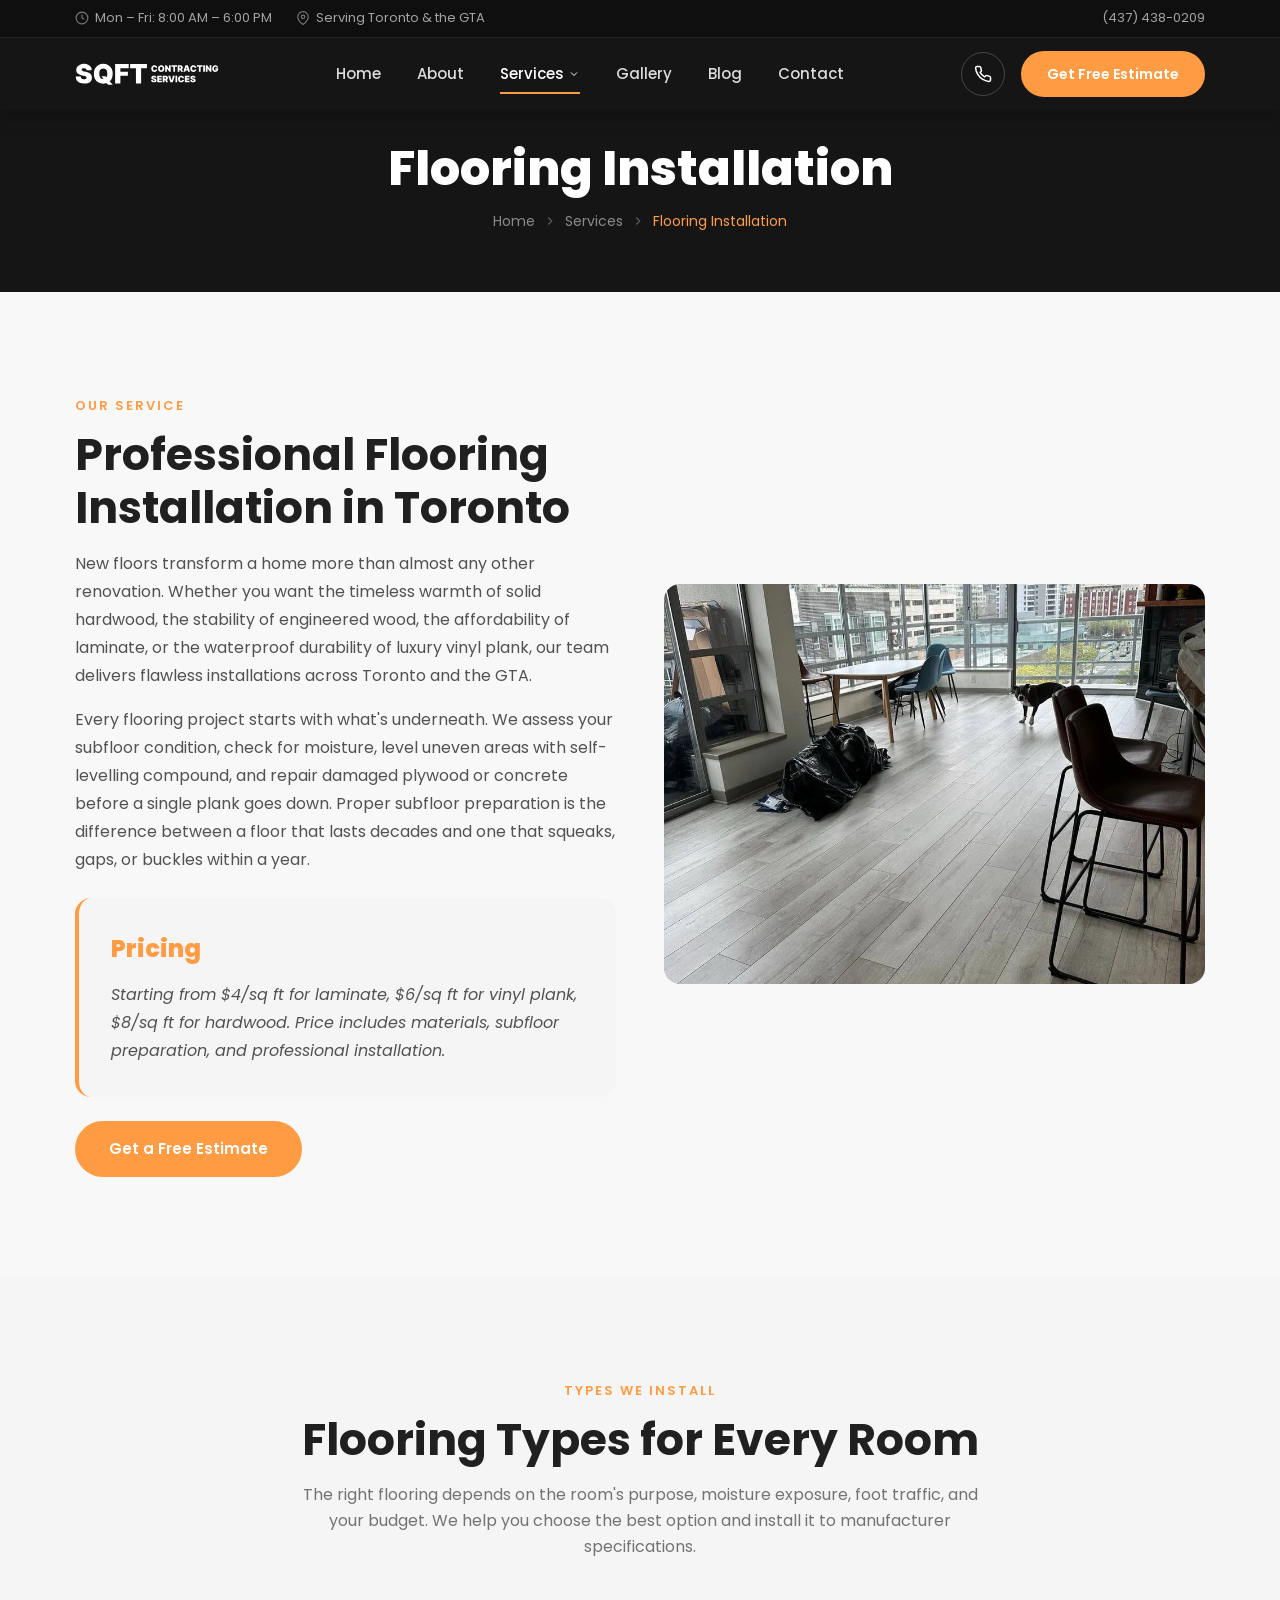
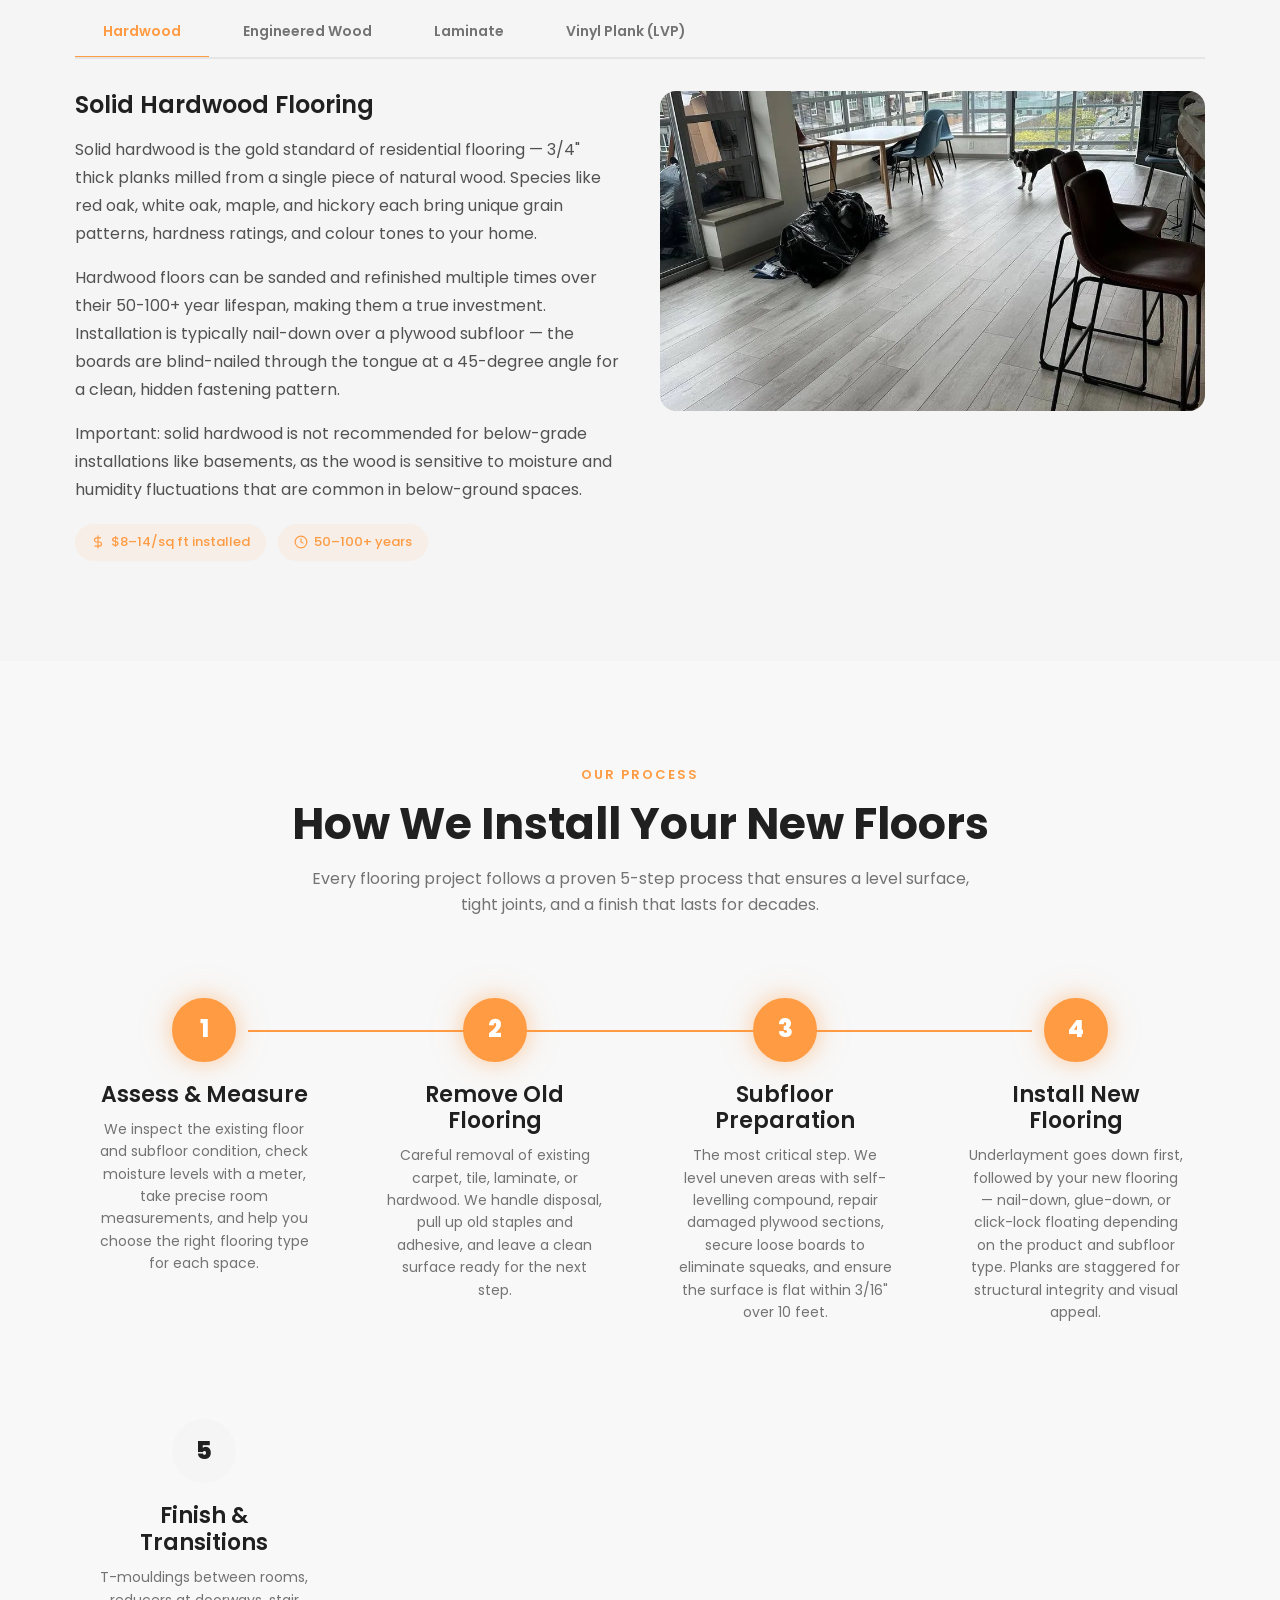
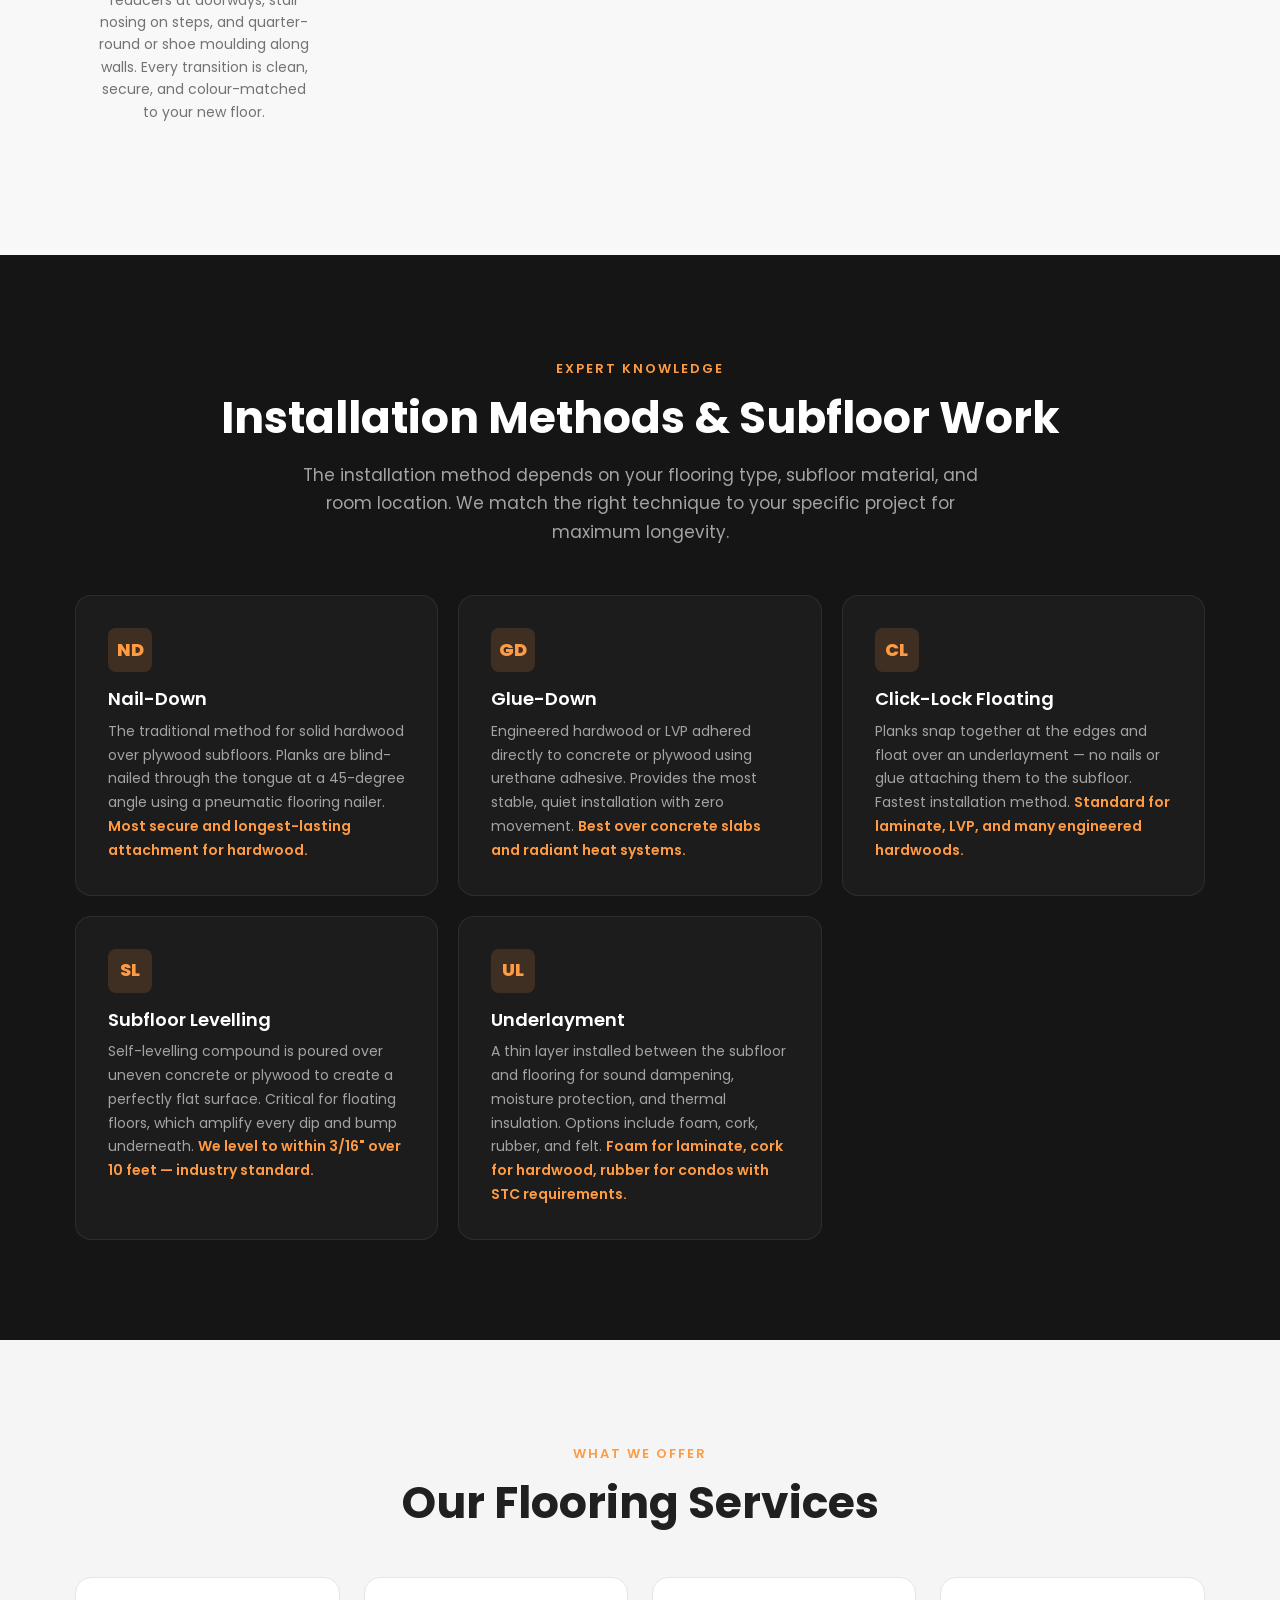
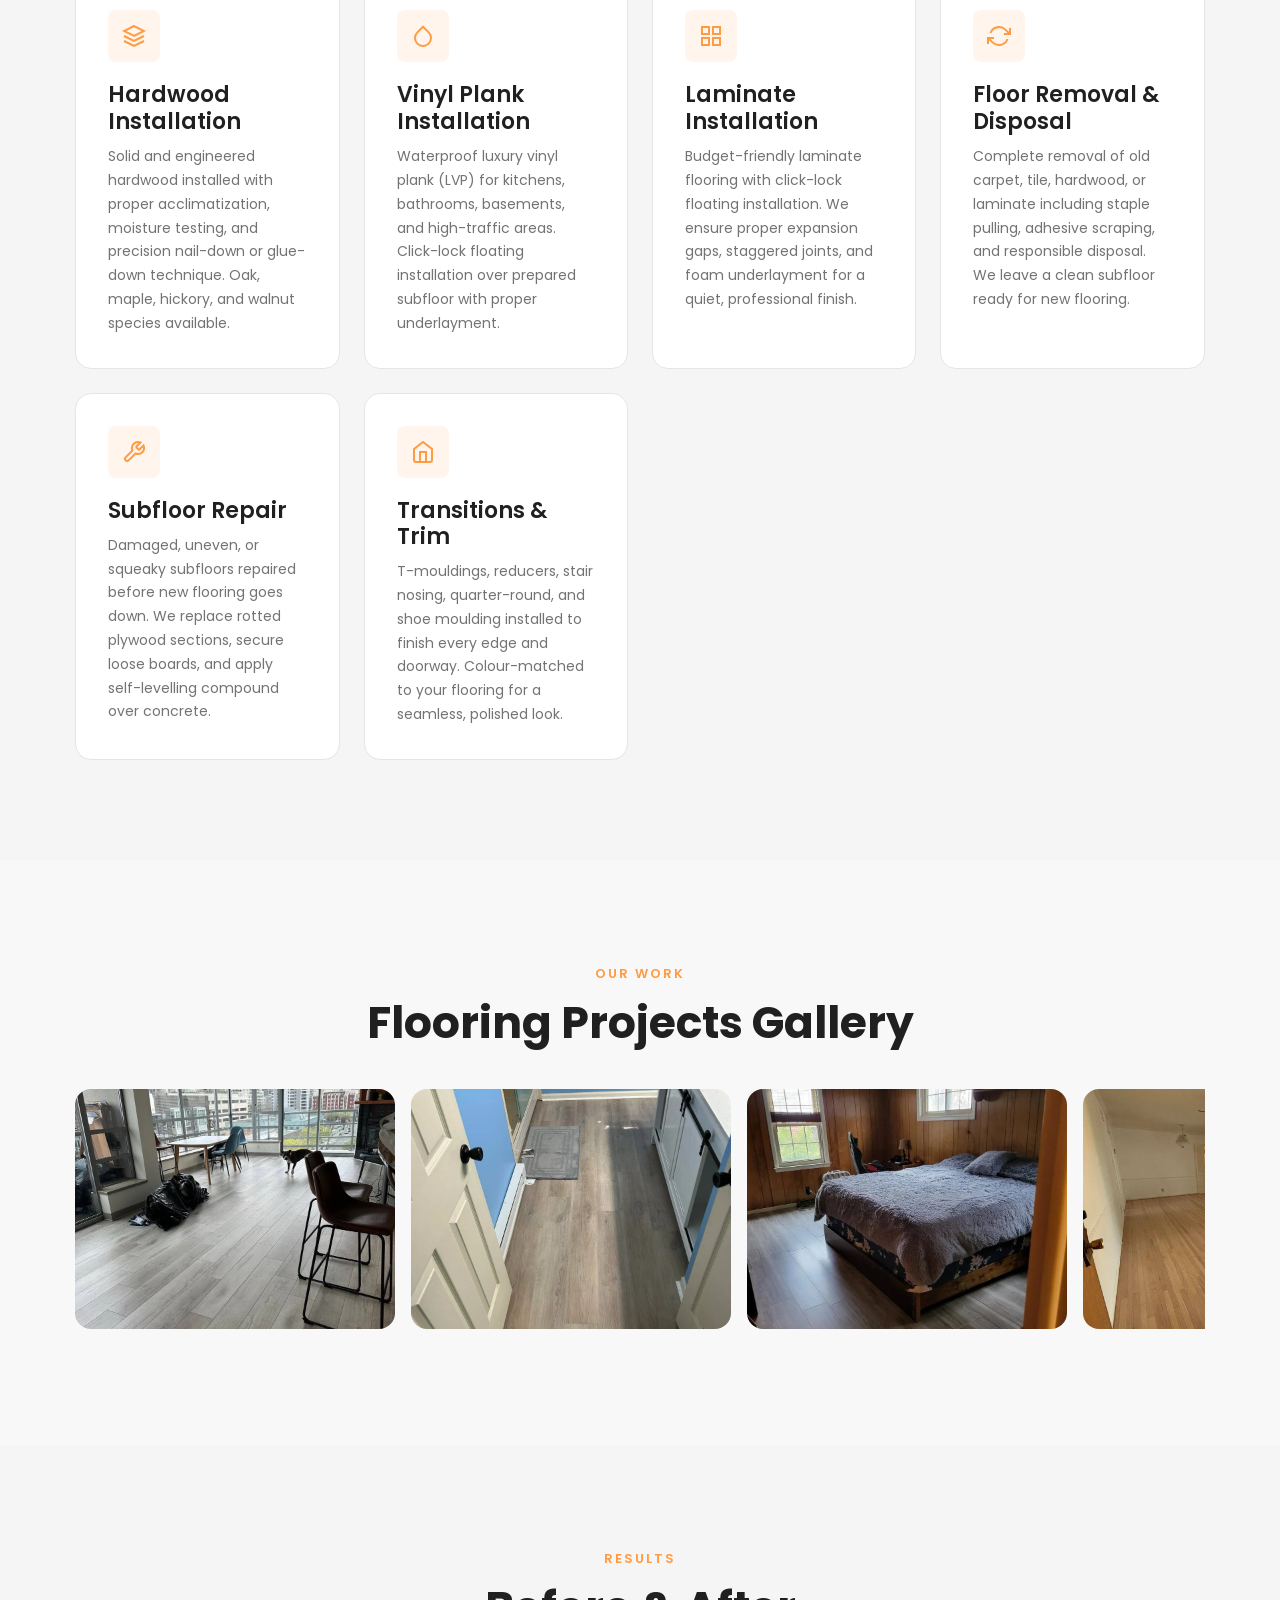
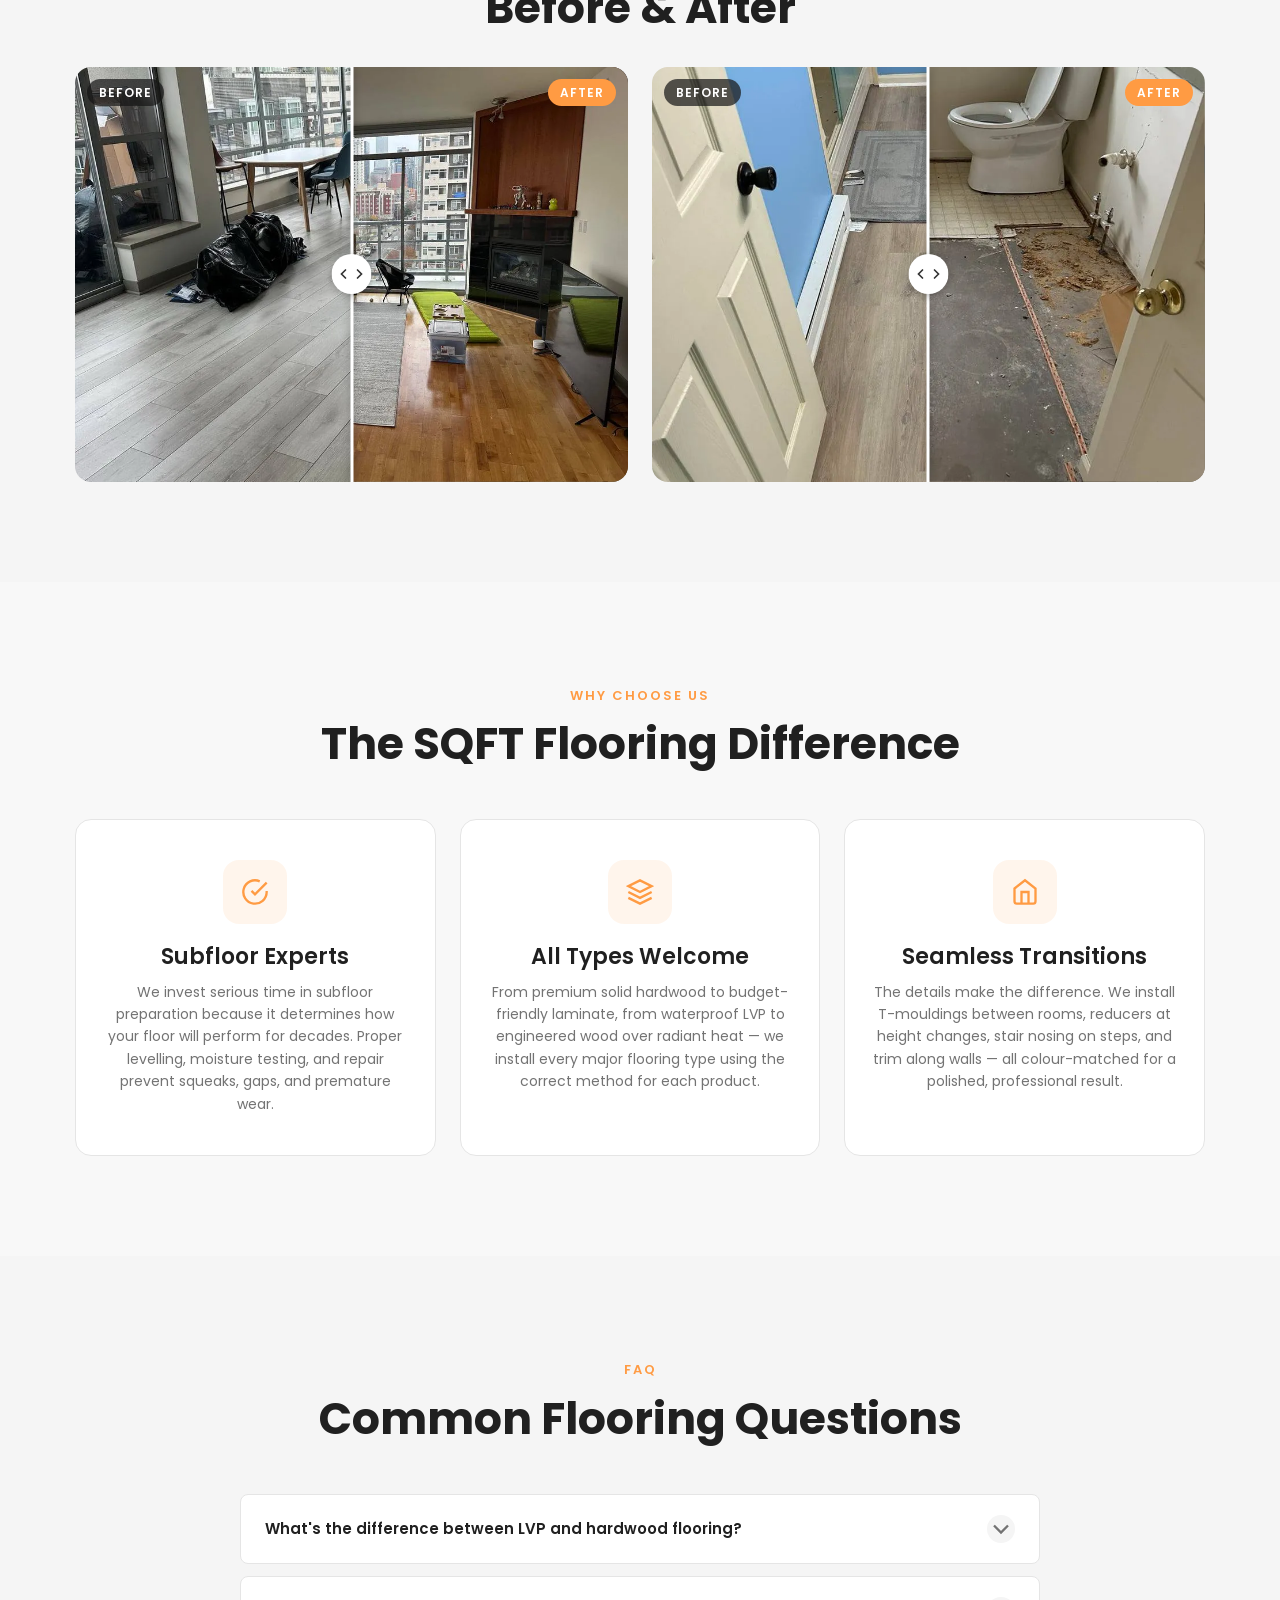
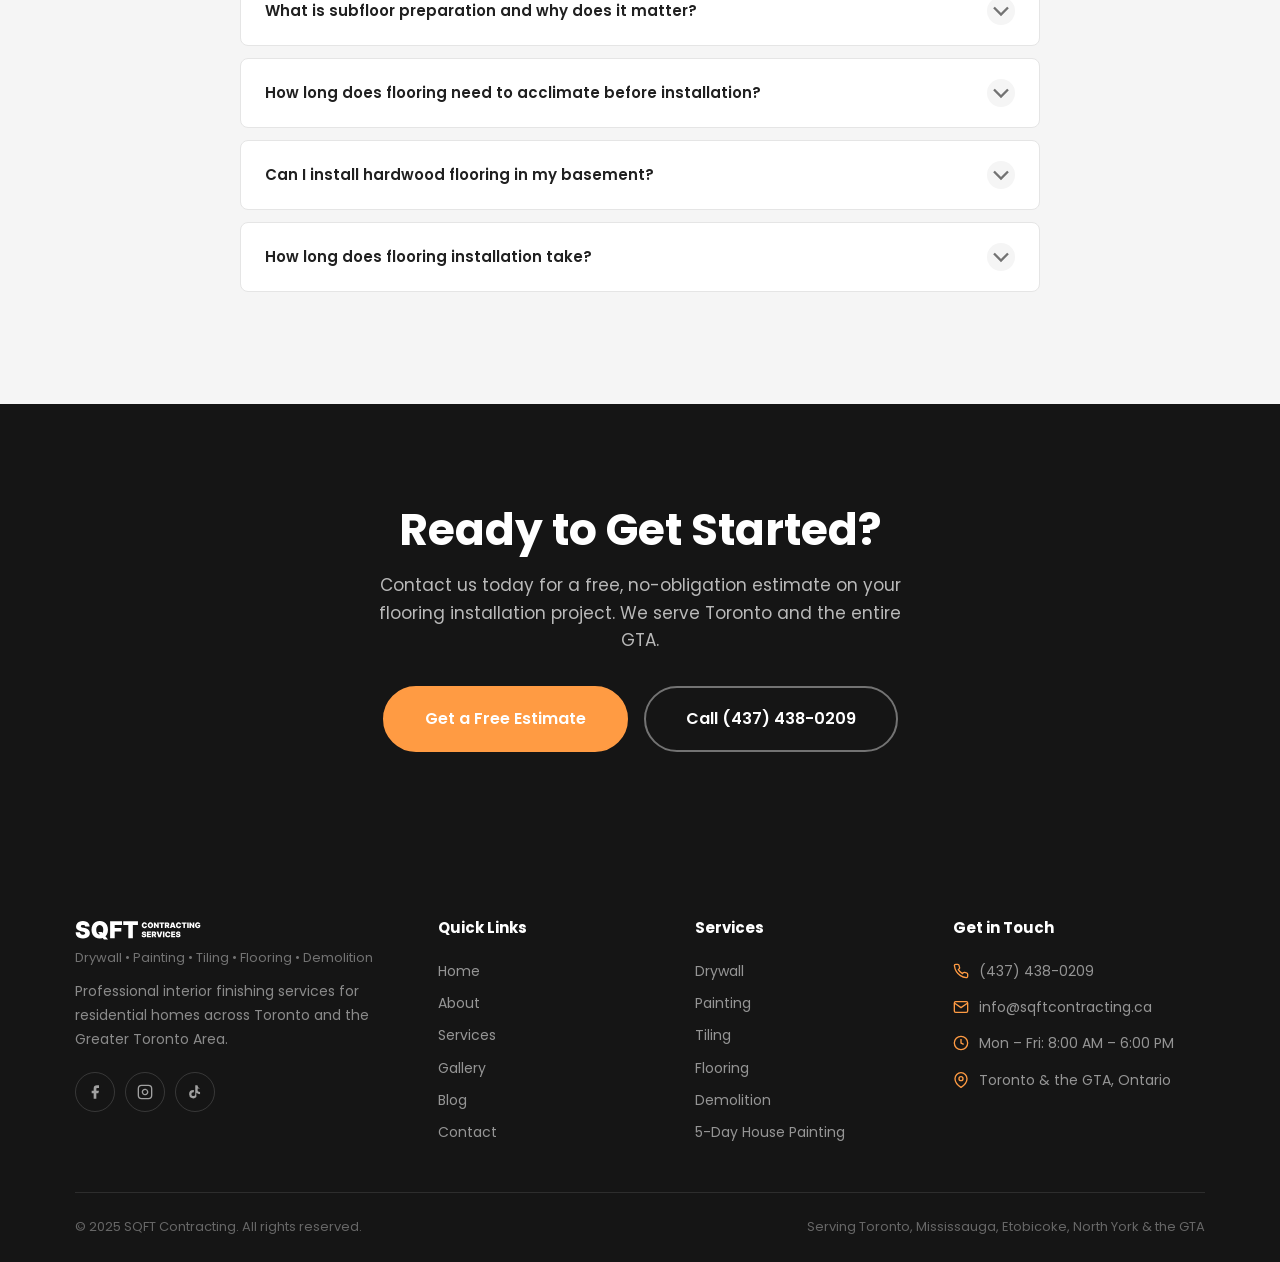
<file: services/flooring.html>
<!DOCTYPE html>
<html lang="en">
<head>
    <meta charset="UTF-8">
    <meta name="viewport" content="width=device-width, initial-scale=1.0">
    <title>Flooring Installation — SQFT Contracting | Toronto & GTA</title>
    <meta name="description" content="Flooring installation services in Toronto and the GTA. SQFT Contracting installs hardwood, laminate, vinyl plank, and engineered wood flooring for residential homes.">
    <meta name="robots" content="index, follow">
    <link rel="preconnect" href="https://fonts.googleapis.com">
    <link rel="preconnect" href="https://fonts.gstatic.com" crossorigin>
    <link href="https://fonts.googleapis.com/css2?family=Poppins:wght@400;500;600;700;800;900&display=swap" rel="stylesheet">
    <link rel="stylesheet" href="../css/style.css">
    <link rel="icon" type="image/svg+xml" href="../favicon.svg">
</head>
<body>

<header class="header header-solid">
    <div class="header-top">
        <div class="container">
            <div class="header-top-left">
                <div class="header-top-item">
                    <svg viewBox="0 0 24 24" fill="none" stroke="currentColor" stroke-width="2"><circle cx="12" cy="12" r="10"/><path d="M12 6v6l4 2"/></svg>
                    Mon – Fri: 8:00 AM – 6:00 PM
                </div>
                <div class="header-top-item">
                    <svg viewBox="0 0 24 24" fill="none" stroke="currentColor" stroke-width="2"><path d="M21 10c0 7-9 13-9 13s-9-6-9-13a9 9 0 0118 0z"/><circle cx="12" cy="10" r="3"/></svg>
                    Serving Toronto &amp; the GTA
                </div>
            </div>
            <div class="header-top-right">
                <a href="tel:+14374380209">(437) 438-0209</a>
            </div>
        </div>
    </div>
    <nav class="nav">
        <div class="container">
            <a href="../index.html" class="nav-logo"><img src="../IMG/logo-white.svg" alt="SQFT Contracting"></a>
            <ul class="nav-menu">
                <li><a href="../index.html" class="nav-link">Home</a></li>
                <li><a href="../about.html" class="nav-link">About</a></li>
                <li class="nav-dropdown">
                    <a href="../services.html" class="nav-link active">
                        Services
                        <svg class="chevron" viewBox="0 0 24 24" fill="none" stroke="currentColor" stroke-width="2"><path d="M6 9l6 6 6-6"/></svg>
                    </a>
                    <ul class="dropdown-menu">
                        <li><a href="drywall.html">Drywall</a></li>
                        <li><a href="painting.html">Painting</a></li>
                        <li><a href="tiling.html">Tiling</a></li>
                        <li><a href="flooring.html">Flooring</a></li>
                        <li><a href="demolition.html">Demolition</a></li>
                        <li><a href="../five-day-house-painting.html">5-Day House Painting</a></li>
                    </ul>
                </li>
                <li><a href="../gallery.html" class="nav-link">Gallery</a></li>
                <li><a href="../blog.html" class="nav-link">Blog</a></li>
                <li><a href="../contact.html" class="nav-link">Contact</a></li>
                <li class="nav-menu-bottom">
                    <a href="tel:+14374380209" class="nav-menu-phone">
                        <svg viewBox="0 0 24 24" fill="none" stroke="currentColor" stroke-width="2"><path d="M22 16.92v3a2 2 0 01-2.18 2 19.79 19.79 0 01-8.63-3.07 19.5 19.5 0 01-6-6 19.79 19.79 0 01-3.07-8.67A2 2 0 014.11 2h3a2 2 0 012 1.72c.127.96.362 1.903.7 2.81a2 2 0 01-.45 2.11L8.09 9.91a16 16 0 006 6l1.27-1.27a2 2 0 012.11-.45c.907.338 1.85.573 2.81.7A2 2 0 0122 16.92z"/></svg>
                        (437) 438-0209
                    </a>
                    <a href="../contact.html" class="nav-menu-cta">Get Free Estimate</a>
                </li>
            </ul>
            <div class="nav-right">
                <a href="tel:+14374380209" class="nav-phone" aria-label="Call us">
                    <svg viewBox="0 0 24 24" fill="none" stroke="currentColor" stroke-width="2"><path d="M22 16.92v3a2 2 0 01-2.18 2 19.79 19.79 0 01-8.63-3.07 19.5 19.5 0 01-6-6 19.79 19.79 0 01-3.07-8.67A2 2 0 014.11 2h3a2 2 0 012 1.72c.127.96.362 1.903.7 2.81a2 2 0 01-.45 2.11L8.09 9.91a16 16 0 006 6l1.27-1.27a2 2 0 012.11-.45c.907.338 1.85.573 2.81.7A2 2 0 0122 16.92z"/></svg>
                </a>
                <a href="../contact.html" class="btn btn-primary btn-sm nav-cta">Get Free Estimate</a>
            </div>
            <button class="nav-toggle" aria-label="Toggle menu">
                <span></span><span></span><span></span>
            </button>
        </div>
    </nav>
</header>

<div class="mobile-backdrop"></div>

<!-- Page Hero -->
<section class="page-hero">
    <div class="container">
        <h1>Flooring Installation</h1>
        <div class="breadcrumb">
            <a href="../index.html">Home</a>
            <svg viewBox="0 0 24 24" fill="none" stroke="currentColor" stroke-width="2"><path d="M9 18l6-6-6-6"/></svg>
            <a href="../services.html">Services</a>
            <svg viewBox="0 0 24 24" fill="none" stroke="currentColor" stroke-width="2"><path d="M9 18l6-6-6-6"/></svg>
            <span class="current">Flooring Installation</span>
        </div>
    </div>
</section>

<!-- Overview -->
<section class="section">
    <div class="container">
        <div class="service-overview">
            <div class="service-overview-content reveal">
                <span class="section-label">Our Service</span>
                <h2 class="section-title">Professional Flooring Installation in Toronto</h2>
                <p>New floors transform a home more than almost any other renovation. Whether you want the timeless warmth of solid hardwood, the stability of engineered wood, the affordability of laminate, or the waterproof durability of luxury vinyl plank, our team delivers flawless installations across Toronto and the GTA.</p>
                <p>Every flooring project starts with what's underneath. We assess your subfloor condition, check for moisture, level uneven areas with self-levelling compound, and repair damaged plywood or concrete before a single plank goes down. Proper subfloor preparation is the difference between a floor that lasts decades and one that squeaks, gaps, or buckles within a year.</p>
                <div class="service-pricing-block">
                    <div class="service-pricing-amount">Pricing</div>
                    <p class="service-pricing-note">Starting from $4/sq ft for laminate, $6/sq ft for vinyl plank, $8/sq ft for hardwood. Price includes materials, subfloor preparation, and professional installation.</p>
                </div>
                <a href="../contact.html" class="btn btn-primary" style="margin-top:24px">Get a Free Estimate</a>
            </div>
            <div class="service-overview-image reveal">
                <img src="../IMG/flooring%20after.webp" alt="Professional flooring installation by SQFT Contracting in Toronto" loading="lazy">
            </div>
        </div>
    </div>
</section>

<!-- Types of Flooring — Tabs -->
<section class="section section-gray">
    <div class="container">
        <div class="text-center reveal">
            <span class="section-label">Types We Install</span>
            <h2 class="section-title">Flooring Types for Every Room</h2>
            <p style="max-width:680px;margin:16px auto 0;color:var(--color-gray-500)">The right flooring depends on the room's purpose, moisture exposure, foot traffic, and your budget. We help you choose the best option and install it to manufacturer specifications.</p>
        </div>
        <div class="service-tabs reveal">
            <div class="tab-nav">
                <button class="tab-btn active" data-tab="tab-hardwood">Hardwood</button>
                <button class="tab-btn" data-tab="tab-engineered">Engineered Wood</button>
                <button class="tab-btn" data-tab="tab-laminate">Laminate</button>
                <button class="tab-btn" data-tab="tab-lvp">Vinyl Plank (LVP)</button>
            </div>

            <div id="tab-hardwood" class="tab-panel active">
                <div class="tab-panel-content">
                    <div class="tab-panel-text">
                        <h3>Solid Hardwood Flooring</h3>
                        <p>Solid hardwood is the gold standard of residential flooring — 3/4" thick planks milled from a single piece of natural wood. Species like red oak, white oak, maple, and hickory each bring unique grain patterns, hardness ratings, and colour tones to your home.</p>
                        <p>Hardwood floors can be sanded and refinished multiple times over their 50-100+ year lifespan, making them a true investment. Installation is typically nail-down over a plywood subfloor — the boards are blind-nailed through the tongue at a 45-degree angle for a clean, hidden fastening pattern.</p>
                        <p>Important: solid hardwood is not recommended for below-grade installations like basements, as the wood is sensitive to moisture and humidity fluctuations that are common in below-ground spaces.</p>
                        <div class="tab-panel-meta">
                            <span class="tab-meta-tag"><svg viewBox="0 0 24 24" fill="none" stroke="currentColor" stroke-width="2"><path d="M12 1v22M17 5H9.5a3.5 3.5 0 000 7h5a3.5 3.5 0 010 7H6"/></svg> $8–14/sq ft installed</span>
                            <span class="tab-meta-tag"><svg viewBox="0 0 24 24" fill="none" stroke="currentColor" stroke-width="2"><circle cx="12" cy="12" r="10"/><path d="M12 6v6l4 2"/></svg> 50–100+ years</span>
                        </div>
                    </div>
                    <div class="tab-panel-image">
                        <img src="../IMG/flooring%20after.webp" alt="Solid hardwood flooring installation in Toronto" loading="lazy">
                    </div>
                </div>
            </div>

            <div id="tab-engineered" class="tab-panel">
                <div class="tab-panel-content">
                    <div class="tab-panel-text">
                        <h3>Engineered Hardwood Flooring</h3>
                        <p>Engineered hardwood features a real wood veneer (typically 2–6mm thick) bonded to a multi-layer plywood or HDF core. This cross-layer construction makes it far more dimensionally stable than solid hardwood — it expands and contracts less with temperature and humidity changes.</p>
                        <p>This stability means engineered hardwood can go where solid cannot: basements, over concrete slabs, and over radiant heating systems. Installation methods are flexible — nail-down, glue-down, or floating click-lock — depending on your subfloor type and preference.</p>
                        <p>Higher-quality engineered boards with thicker veneer layers can be sanded and refinished 1–3 times, extending their lifespan significantly. Costs range from $3–14/sq ft depending on wood species and veneer thickness.</p>
                        <div class="tab-panel-meta">
                            <span class="tab-meta-tag"><svg viewBox="0 0 24 24" fill="none" stroke="currentColor" stroke-width="2"><path d="M12 1v22M17 5H9.5a3.5 3.5 0 000 7h5a3.5 3.5 0 010 7H6"/></svg> $3–14/sq ft</span>
                            <span class="tab-meta-tag"><svg viewBox="0 0 24 24" fill="none" stroke="currentColor" stroke-width="2"><path d="M12 2.69l5.66 5.66a8 8 0 11-11.31 0z"/></svg> Basement-safe</span>
                        </div>
                    </div>
                    <div class="tab-panel-image">
                        <img src="../IMG/flooring%20after%20(2).webp" alt="Engineered hardwood flooring installation" loading="lazy">
                    </div>
                </div>
            </div>

            <div id="tab-laminate" class="tab-panel">
                <div class="tab-panel-content">
                    <div class="tab-panel-text">
                        <h3>Laminate Flooring</h3>
                        <p>Laminate is a synthetic multi-layer flooring product consisting of an HDF (high-density fibreboard) core, a photographic image layer that mimics wood or stone, and a transparent wear layer on top rated from AC3 (residential) to AC5 (heavy commercial).</p>
                        <p>At $1–5/sq ft for materials, laminate is the most budget-friendly option that still delivers a convincing wood-look finish. Installation is fast — click-lock floating planks snap together without glue or nails and require no attachment to the subfloor. A foam underlayment goes down first for sound dampening and moisture protection.</p>
                        <p>Important: standard laminate is not waterproof. While it handles minor spills when wiped up quickly, standing water can cause the HDF core to swell and warp. Not ideal for bathrooms or laundry rooms unless you choose a water-resistant rated product.</p>
                        <div class="tab-panel-meta">
                            <span class="tab-meta-tag"><svg viewBox="0 0 24 24" fill="none" stroke="currentColor" stroke-width="2"><path d="M12 1v22M17 5H9.5a3.5 3.5 0 000 7h5a3.5 3.5 0 010 7H6"/></svg> $1–5/sq ft</span>
                            <span class="tab-meta-tag"><svg viewBox="0 0 24 24" fill="none" stroke="currentColor" stroke-width="2"><circle cx="12" cy="12" r="10"/><path d="M8 12l2 2 4-4"/></svg> AC3–AC5 rated</span>
                        </div>
                    </div>
                    <div class="tab-panel-image">
                        <img src="../IMG/flooring%20after%20(3).webp" alt="Laminate flooring installation" loading="lazy">
                    </div>
                </div>
            </div>

            <div id="tab-lvp" class="tab-panel">
                <div class="tab-panel-content">
                    <div class="tab-panel-text">
                        <h3>Luxury Vinyl Plank (LVP)</h3>
                        <p>LVP is 100% waterproof flooring built on either an SPC (stone polymer composite) or WPC (wood polymer composite) core. It realistically mimics the look and texture of hardwood or natural stone while being completely impervious to water — making it the ideal choice for kitchens, bathrooms, basements, and laundry rooms.</p>
                        <p>Modern LVP features embossed-in-register (EIR) textures that match the printed grain pattern, creating a remarkably realistic feel underfoot. Installation uses click-lock floating technology — fast, clean, and no adhesive required. Most rooms can be completed in a single day.</p>
                        <p>At $2–7/sq ft for materials, LVP offers outstanding value: waterproof performance, scratch resistance, easy maintenance, and a 20–30 year warranty from most manufacturers.</p>
                        <div class="tab-panel-meta">
                            <span class="tab-meta-tag"><svg viewBox="0 0 24 24" fill="none" stroke="currentColor" stroke-width="2"><path d="M12 2.69l5.66 5.66a8 8 0 11-11.31 0z"/></svg> 100% waterproof</span>
                            <span class="tab-meta-tag"><svg viewBox="0 0 24 24" fill="none" stroke="currentColor" stroke-width="2"><path d="M12 1v22M17 5H9.5a3.5 3.5 0 000 7h5a3.5 3.5 0 010 7H6"/></svg> $2–7/sq ft</span>
                        </div>
                    </div>
                    <div class="tab-panel-image">
                        <img src="../IMG/flooring%20after%20(4).webp" alt="Luxury vinyl plank flooring installation" loading="lazy">
                    </div>
                </div>
            </div>
        </div>
    </div>
</section>

<!-- Our Process -->
<section class="section">
    <div class="container">
        <div class="text-center reveal">
            <span class="section-label">Our Process</span>
            <h2 class="section-title">How We Install Your New Floors</h2>
            <p style="max-width:680px;margin:16px auto 0;color:var(--color-gray-500)">Every flooring project follows a proven 5-step process that ensures a level surface, tight joints, and a finish that lasts for decades.</p>
        </div>
        <div class="process-grid reveal-group">
            <div class="process-card">
                <div class="process-number">1</div>
                <h3>Assess & Measure</h3>
                <p>We inspect the existing floor and subfloor condition, check moisture levels with a meter, take precise room measurements, and help you choose the right flooring type for each space.</p>
            </div>
            <div class="process-card">
                <div class="process-number">2</div>
                <h3>Remove Old Flooring</h3>
                <p>Careful removal of existing carpet, tile, laminate, or hardwood. We handle disposal, pull up old staples and adhesive, and leave a clean surface ready for the next step.</p>
            </div>
            <div class="process-card">
                <div class="process-number">3</div>
                <h3>Subfloor Preparation</h3>
                <p>The most critical step. We level uneven areas with self-levelling compound, repair damaged plywood sections, secure loose boards to eliminate squeaks, and ensure the surface is flat within 3/16" over 10 feet.</p>
            </div>
            <div class="process-card">
                <div class="process-number">4</div>
                <h3>Install New Flooring</h3>
                <p>Underlayment goes down first, followed by your new flooring — nail-down, glue-down, or click-lock floating depending on the product and subfloor type. Planks are staggered for structural integrity and visual appeal.</p>
            </div>
            <div class="process-card">
                <div class="process-number">5</div>
                <h3>Finish & Transitions</h3>
                <p>T-mouldings between rooms, reducers at doorways, stair nosing on steps, and quarter-round or shoe moulding along walls. Every transition is clean, secure, and colour-matched to your new floor.</p>
            </div>
        </div>
    </div>
</section>

<!-- Installation Methods — Dark Section -->
<section class="section dark-section">
    <div class="container">
        <div class="text-center reveal">
            <span class="section-label">Expert Knowledge</span>
            <h2 class="section-title">Installation Methods & Subfloor Work</h2>
            <p class="section-subtitle" style="max-width:680px;margin:16px auto 0">The installation method depends on your flooring type, subfloor material, and room location. We match the right technique to your specific project for maximum longevity.</p>
        </div>
        <div class="info-grid reveal-group">
            <div class="info-card">
                <div class="info-card-badge">ND</div>
                <h3>Nail-Down</h3>
                <p>The traditional method for solid hardwood over plywood subfloors. Planks are blind-nailed through the tongue at a 45-degree angle using a pneumatic flooring nailer. <span class="accent-text">Most secure and longest-lasting attachment for hardwood.</span></p>
            </div>
            <div class="info-card">
                <div class="info-card-badge">GD</div>
                <h3>Glue-Down</h3>
                <p>Engineered hardwood or LVP adhered directly to concrete or plywood using urethane adhesive. Provides the most stable, quiet installation with zero movement. <span class="accent-text">Best over concrete slabs and radiant heat systems.</span></p>
            </div>
            <div class="info-card">
                <div class="info-card-badge">CL</div>
                <h3>Click-Lock Floating</h3>
                <p>Planks snap together at the edges and float over an underlayment — no nails or glue attaching them to the subfloor. Fastest installation method. <span class="accent-text">Standard for laminate, LVP, and many engineered hardwoods.</span></p>
            </div>
            <div class="info-card">
                <div class="info-card-badge">SL</div>
                <h3>Subfloor Levelling</h3>
                <p>Self-levelling compound is poured over uneven concrete or plywood to create a perfectly flat surface. Critical for floating floors, which amplify every dip and bump underneath. <span class="accent-text">We level to within 3/16" over 10 feet — industry standard.</span></p>
            </div>
            <div class="info-card">
                <div class="info-card-badge">UL</div>
                <h3>Underlayment</h3>
                <p>A thin layer installed between the subfloor and flooring for sound dampening, moisture protection, and thermal insulation. Options include foam, cork, rubber, and felt. <span class="accent-text">Foam for laminate, cork for hardwood, rubber for condos with STC requirements.</span></p>
            </div>
        </div>
    </div>
</section>

<!-- What We Offer -->
<section class="section section-gray">
    <div class="container">
        <div class="text-center reveal">
            <span class="section-label">What We Offer</span>
            <h2 class="section-title">Our Flooring Services</h2>
        </div>
        <div class="subservice-grid reveal-group">
            <div class="subservice-card">
                <div class="subservice-icon"><svg viewBox="0 0 24 24" fill="none" stroke="currentColor" stroke-width="2"><path d="M12 2L2 7l10 5 10-5-10-5z"/><path d="M2 17l10 5 10-5"/><path d="M2 12l10 5 10-5"/></svg></div>
                <h3>Hardwood Installation</h3>
                <p>Solid and engineered hardwood installed with proper acclimatization, moisture testing, and precision nail-down or glue-down technique. Oak, maple, hickory, and walnut species available.</p>
            </div>
            <div class="subservice-card">
                <div class="subservice-icon"><svg viewBox="0 0 24 24" fill="none" stroke="currentColor" stroke-width="2"><path d="M12 2.69l5.66 5.66a8 8 0 11-11.31 0z"/></svg></div>
                <h3>Vinyl Plank Installation</h3>
                <p>Waterproof luxury vinyl plank (LVP) for kitchens, bathrooms, basements, and high-traffic areas. Click-lock floating installation over prepared subfloor with proper underlayment.</p>
            </div>
            <div class="subservice-card">
                <div class="subservice-icon"><svg viewBox="0 0 24 24" fill="none" stroke="currentColor" stroke-width="2"><rect x="3" y="3" width="7" height="7"/><rect x="14" y="3" width="7" height="7"/><rect x="3" y="14" width="7" height="7"/><rect x="14" y="14" width="7" height="7"/></svg></div>
                <h3>Laminate Installation</h3>
                <p>Budget-friendly laminate flooring with click-lock floating installation. We ensure proper expansion gaps, staggered joints, and foam underlayment for a quiet, professional finish.</p>
            </div>
            <div class="subservice-card">
                <div class="subservice-icon"><svg viewBox="0 0 24 24" fill="none" stroke="currentColor" stroke-width="2"><path d="M23 4v6h-6"/><path d="M1 20v-6h6"/><path d="M3.51 9a9 9 0 0114.85-3.36L23 10M1 14l4.64 4.36A9 9 0 0020.49 15"/></svg></div>
                <h3>Floor Removal & Disposal</h3>
                <p>Complete removal of old carpet, tile, hardwood, or laminate including staple pulling, adhesive scraping, and responsible disposal. We leave a clean subfloor ready for new flooring.</p>
            </div>
            <div class="subservice-card">
                <div class="subservice-icon"><svg viewBox="0 0 24 24" fill="none" stroke="currentColor" stroke-width="2"><path d="M14.7 6.3a1 1 0 000 1.4l1.6 1.6a1 1 0 001.4 0l3.77-3.77a6 6 0 01-7.94 7.94l-6.91 6.91a2.12 2.12 0 01-3-3l6.91-6.91a6 6 0 017.94-7.94l-3.76 3.76z"/></svg></div>
                <h3>Subfloor Repair</h3>
                <p>Damaged, uneven, or squeaky subfloors repaired before new flooring goes down. We replace rotted plywood sections, secure loose boards, and apply self-levelling compound over concrete.</p>
            </div>
            <div class="subservice-card">
                <div class="subservice-icon"><svg viewBox="0 0 24 24" fill="none" stroke="currentColor" stroke-width="2"><path d="M3 9l9-7 9 7v11a2 2 0 01-2 2H5a2 2 0 01-2-2z"/><path d="M9 22V12h6v10"/></svg></div>
                <h3>Transitions & Trim</h3>
                <p>T-mouldings, reducers, stair nosing, quarter-round, and shoe moulding installed to finish every edge and doorway. Colour-matched to your flooring for a seamless, polished look.</p>
            </div>
        </div>
    </div>
</section>

<!-- Gallery Strip -->
<section class="section">
    <div class="container">
        <div class="text-center reveal">
            <span class="section-label">Our Work</span>
            <h2 class="section-title">Flooring Projects Gallery</h2>
        </div>
        <div class="gallery-strip">
            <div class="gallery-strip-item"><img src="../IMG/flooring%20after.webp" alt="Hardwood flooring installation project" loading="lazy"></div>
            <div class="gallery-strip-item"><img src="../IMG/flooring%20after%20(2).webp" alt="Engineered wood flooring completed" loading="lazy"></div>
            <div class="gallery-strip-item"><img src="../IMG/flooring%20after%20(3).webp" alt="Laminate flooring installation" loading="lazy"></div>
            <div class="gallery-strip-item"><img src="../IMG/flooring%20after%20(4).webp" alt="Vinyl plank flooring finished" loading="lazy"></div>
            <div class="gallery-strip-item"><img src="../IMG/flooring%20after%20(5).webp" alt="Professional flooring project completed" loading="lazy"></div>
        </div>
    </div>
</section>

<!-- Before & After -->
<section class="section section-gray">
    <div class="container">
        <div class="text-center reveal">
            <span class="section-label">Results</span>
            <h2 class="section-title">Before & After</h2>
        </div>
        <div class="ba-grid">
            <div>
                <div class="ba-slider reveal">
                    <img src="../IMG/flooring%20after.webp" alt="After flooring installation">
                    <img src="../IMG/flooring%20before.webp" alt="Before flooring installation" class="ba-after">
                    <div class="ba-handle"><span></span></div>
                    <div class="ba-label ba-label-before">Before</div>
                    <div class="ba-label ba-label-after">After</div>
                </div>
            </div>
            <div>
                <div class="ba-slider reveal">
                    <img src="../IMG/flooring%20after%20(2).webp" alt="After flooring installation">
                    <img src="../IMG/flooring%20before%20(2).webp" alt="Before flooring installation" class="ba-after">
                    <div class="ba-handle"><span></span></div>
                    <div class="ba-label ba-label-before">Before</div>
                    <div class="ba-label ba-label-after">After</div>
                </div>
            </div>
        </div>
    </div>
</section>

<!-- Why Choose Us -->
<section class="section">
    <div class="container">
        <div class="text-center reveal">
            <span class="section-label">Why Choose Us</span>
            <h2 class="section-title">The SQFT Flooring Difference</h2>
        </div>
        <div class="features-grid reveal-group">
            <div class="feature-card">
                <div class="feature-icon"><svg viewBox="0 0 24 24" fill="none" stroke="currentColor" stroke-width="2"><path d="M22 11.08V12a10 10 0 11-5.93-9.14"/><path d="M22 4L12 14.01l-3-3"/></svg></div>
                <h3>Subfloor Experts</h3>
                <p>We invest serious time in subfloor preparation because it determines how your floor will perform for decades. Proper levelling, moisture testing, and repair prevent squeaks, gaps, and premature wear.</p>
            </div>
            <div class="feature-card">
                <div class="feature-icon"><svg viewBox="0 0 24 24" fill="none" stroke="currentColor" stroke-width="2"><path d="M12 2L2 7l10 5 10-5-10-5z"/><path d="M2 17l10 5 10-5"/><path d="M2 12l10 5 10-5"/></svg></div>
                <h3>All Types Welcome</h3>
                <p>From premium solid hardwood to budget-friendly laminate, from waterproof LVP to engineered wood over radiant heat — we install every major flooring type using the correct method for each product.</p>
            </div>
            <div class="feature-card">
                <div class="feature-icon"><svg viewBox="0 0 24 24" fill="none" stroke="currentColor" stroke-width="2"><path d="M3 9l9-7 9 7v11a2 2 0 01-2 2H5a2 2 0 01-2-2z"/><path d="M9 22V12h6v10"/></svg></div>
                <h3>Seamless Transitions</h3>
                <p>The details make the difference. We install T-mouldings between rooms, reducers at height changes, stair nosing on steps, and trim along walls — all colour-matched for a polished, professional result.</p>
            </div>
        </div>
    </div>
</section>

<!-- FAQ -->
<section class="section section-gray">
    <div class="container">
        <div class="text-center reveal">
            <span class="section-label">FAQ</span>
            <h2 class="section-title">Common Flooring Questions</h2>
        </div>
        <div class="faq-list reveal">
            <div class="faq-item">
                <button class="faq-question">
                    What's the difference between LVP and hardwood flooring?
                    <span class="faq-icon"><svg viewBox="0 0 24 24" fill="none" stroke="currentColor" stroke-width="2"><path d="M6 9l6 6 6-6"/></svg></span>
                </button>
                <div class="faq-answer"><div class="faq-answer-inner">
                    Luxury vinyl plank (LVP) is a 100% waterproof synthetic flooring with a rigid SPC or WPC core and a printed wear layer that mimics wood. Hardwood is solid natural wood — typically 3/4" thick oak, maple, or hickory. LVP costs less ($2–7/sq ft vs $8–14/sq ft), installs faster via click-lock, and handles moisture with no issues. Hardwood offers unmatched natural beauty, can be refinished multiple times, and lasts 50–100+ years. LVP is the better choice for kitchens, bathrooms, and basements; hardwood is ideal for living rooms, bedrooms, and dining rooms where moisture is not a concern.
                </div></div>
            </div>
            <div class="faq-item">
                <button class="faq-question">
                    What is subfloor preparation and why does it matter?
                    <span class="faq-icon"><svg viewBox="0 0 24 24" fill="none" stroke="currentColor" stroke-width="2"><path d="M6 9l6 6 6-6"/></svg></span>
                </button>
                <div class="faq-answer"><div class="faq-answer-inner">
                    Subfloor preparation includes levelling uneven areas with self-levelling compound, repairing damaged plywood, securing loose or squeaky boards, removing old adhesive or staples, and testing for moisture. The subfloor must be flat within 3/16" over 10 feet for most flooring products. Without proper prep, floating floors will feel spongy over dips, hardwood will develop gaps over humps, and any floor can develop squeaks from loose subfloor panels. We consider subfloor prep the most important step in any flooring installation.
                </div></div>
            </div>
            <div class="faq-item">
                <button class="faq-question">
                    How long does flooring need to acclimate before installation?
                    <span class="faq-icon"><svg viewBox="0 0 24 24" fill="none" stroke="currentColor" stroke-width="2"><path d="M6 9l6 6 6-6"/></svg></span>
                </button>
                <div class="faq-answer"><div class="faq-answer-inner">
                    Solid hardwood typically needs 3–7 days of acclimation in the room where it will be installed, stored flat with spacers between boxes to allow air circulation. This allows the wood to reach equilibrium with the room's temperature and humidity, reducing post-installation expansion or contraction. Engineered hardwood needs 2–3 days. Laminate and LVP usually need 48 hours. We always follow the manufacturer's specific acclimation guidelines, and we verify the moisture content of both the flooring and the subfloor with a meter before installation begins.
                </div></div>
            </div>
            <div class="faq-item">
                <button class="faq-question">
                    Can I install hardwood flooring in my basement?
                    <span class="faq-icon"><svg viewBox="0 0 24 24" fill="none" stroke="currentColor" stroke-width="2"><path d="M6 9l6 6 6-6"/></svg></span>
                </button>
                <div class="faq-answer"><div class="faq-answer-inner">
                    Solid hardwood is not recommended for basements. Below-grade spaces have higher humidity levels and greater risk of moisture intrusion, which causes solid wood to expand, cup, and buckle. Instead, we recommend engineered hardwood (which has a cross-layer core that resists moisture movement), luxury vinyl plank (100% waterproof), or laminate with a water-resistant rating. If you want a real wood look in your basement, engineered hardwood with a glue-down installation over concrete is the best option — it looks and feels like solid hardwood but handles basement conditions far better.
                </div></div>
            </div>
            <div class="faq-item">
                <button class="faq-question">
                    How long does flooring installation take?
                    <span class="faq-icon"><svg viewBox="0 0 24 24" fill="none" stroke="currentColor" stroke-width="2"><path d="M6 9l6 6 6-6"/></svg></span>
                </button>
                <div class="faq-answer"><div class="faq-answer-inner">
                    A typical room (150–200 sq ft) takes 1 day for LVP or laminate, and 1–2 days for hardwood. A full-home installation (1,000+ sq ft) usually takes 3–5 days depending on the flooring type and subfloor condition. If significant subfloor work is needed — levelling, plywood replacement, or moisture remediation — add 1–2 days. Old flooring removal adds half a day to a full day. We provide a detailed timeline during your free estimate so you know exactly what to expect.
                </div></div>
            </div>
        </div>
    </div>
</section>

<!-- CTA -->
<section class="cta-section">
    <div class="container">
        <h2>Ready to Get Started?</h2>
        <p>Contact us today for a free, no-obligation estimate on your flooring installation project. We serve Toronto and the entire GTA.</p>
        <div class="cta-buttons">
            <a href="../contact.html" class="btn btn-primary btn-lg">Get a Free Estimate</a>
            <a href="tel:+14374380209" class="btn btn-outline-light btn-lg">Call (437) 438-0209</a>
        </div>
    </div>
</section>

<!-- Footer -->
<footer class="footer">
    <div class="container">
        <div class="footer-main">
            <div class="footer-brand">
                <div class="footer-logo"><img src="../IMG/logo-white.svg" alt="SQFT Contracting"></div>
                <div class="footer-tagline">Drywall &bull; Painting &bull; Tiling &bull; Flooring &bull; Demolition</div>
                <p>Professional interior finishing services for residential homes across Toronto and the Greater Toronto Area.</p>
                <div class="footer-social">
                    <a href="#" aria-label="Facebook"><svg viewBox="0 0 24 24" fill="currentColor"><path d="M18 2h-3a5 5 0 00-5 5v3H7v4h3v8h4v-8h3l1-4h-4V7a1 1 0 011-1h3z"/></svg></a>
                    <a href="#" aria-label="Instagram"><svg viewBox="0 0 24 24" fill="none" stroke="currentColor" stroke-width="2"><rect x="2" y="2" width="20" height="20" rx="5" ry="5"/><path d="M16 11.37A4 4 0 1112.63 8 4 4 0 0116 11.37z"/><line x1="17.5" y1="6.5" x2="17.51" y2="6.5"/></svg></a>
                    <a href="#" aria-label="TikTok"><svg viewBox="0 0 24 24" fill="currentColor"><path d="M19.59 6.69a4.83 4.83 0 01-3.77-4.25V2h-3.45v13.67a2.89 2.89 0 01-2.88 2.5 2.89 2.89 0 01-2.89-2.89 2.89 2.89 0 012.89-2.89c.28 0 .54.04.79.1v-3.49a6.37 6.37 0 00-.79-.05A6.34 6.34 0 003.15 15.2a6.34 6.34 0 0010.86 4.48V13.2a8.16 8.16 0 005.58 2.17V12a4.83 4.83 0 01-3.58-1.63V6.69h3.58z"/></svg></a>
                </div>
            </div>
            <div>
                <div class="footer-heading">Quick Links</div>
                <div class="footer-links">
                    <a href="../index.html">Home</a>
                    <a href="../about.html">About</a>
                    <a href="../services.html">Services</a>
                    <a href="../gallery.html">Gallery</a>
                    <a href="../blog.html">Blog</a>
                    <a href="../contact.html">Contact</a>
                </div>
            </div>
            <div>
                <div class="footer-heading">Services</div>
                <div class="footer-links">
                    <a href="drywall.html">Drywall</a>
                    <a href="painting.html">Painting</a>
                    <a href="tiling.html">Tiling</a>
                    <a href="flooring.html">Flooring</a>
                    <a href="demolition.html">Demolition</a>
                    <a href="../five-day-house-painting.html">5-Day House Painting</a>
                </div>
            </div>
            <div>
                <div class="footer-heading">Get in Touch</div>
                <div class="footer-contact-item">
                    <svg viewBox="0 0 24 24" fill="none" stroke="currentColor" stroke-width="2"><path d="M22 16.92v3a2 2 0 01-2.18 2 19.79 19.79 0 01-8.63-3.07 19.5 19.5 0 01-6-6 19.79 19.79 0 01-3.07-8.67A2 2 0 014.11 2h3a2 2 0 012 1.72c.127.96.362 1.903.7 2.81a2 2 0 01-.45 2.11L8.09 9.91a16 16 0 006 6l1.27-1.27a2 2 0 012.11-.45c.907.338 1.85.573 2.81.7A2 2 0 0122 16.92z"/></svg>
                    <a href="tel:+14374380209">(437) 438-0209</a>
                </div>
                <div class="footer-contact-item">
                    <svg viewBox="0 0 24 24" fill="none" stroke="currentColor" stroke-width="2"><path d="M4 4h16c1.1 0 2 .9 2 2v12c0 1.1-.9 2-2 2H4c-1.1 0-2-.9-2-2V6c0-1.1.9-2 2-2z"/><path d="M22 6l-10 7L2 6"/></svg>
                    <a href="mailto:info@sqftcontracting.ca">info@sqftcontracting.ca</a>
                </div>
                <div class="footer-contact-item">
                    <svg viewBox="0 0 24 24" fill="none" stroke="currentColor" stroke-width="2"><circle cx="12" cy="12" r="10"/><path d="M12 6v6l4 2"/></svg>
                    Mon – Fri: 8:00 AM – 6:00 PM
                </div>
                <div class="footer-contact-item">
                    <svg viewBox="0 0 24 24" fill="none" stroke="currentColor" stroke-width="2"><path d="M21 10c0 7-9 13-9 13s-9-6-9-13a9 9 0 0118 0z"/><circle cx="12" cy="10" r="3"/></svg>
                    Toronto &amp; the GTA, Ontario
                </div>
            </div>
        </div>
        <div class="footer-bottom">
            <span>&copy; 2025 SQFT Contracting. All rights reserved.</span>
            <span>Serving Toronto, Mississauga, Etobicoke, North York &amp; the GTA</span>
        </div>
    </div>
</footer>

<script src="../js/main.js"></script>
</body>
</html>
</file>
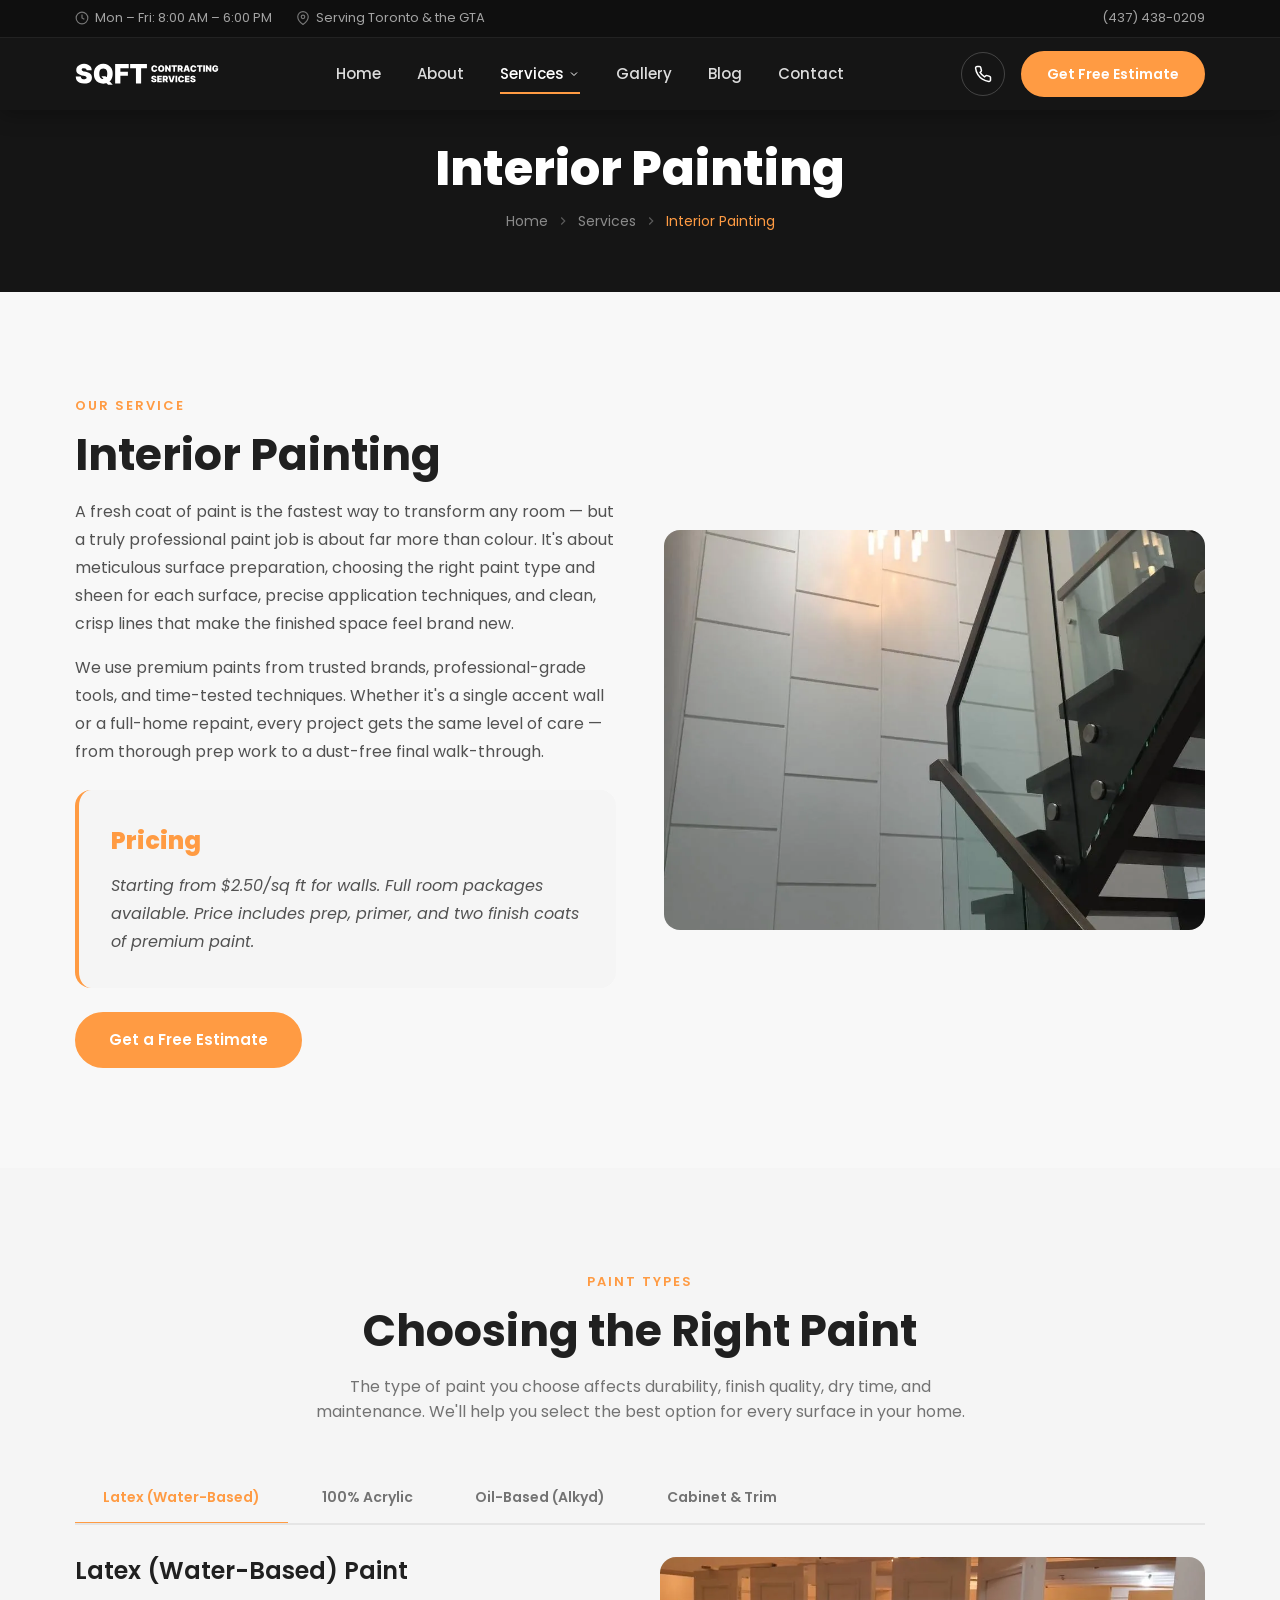
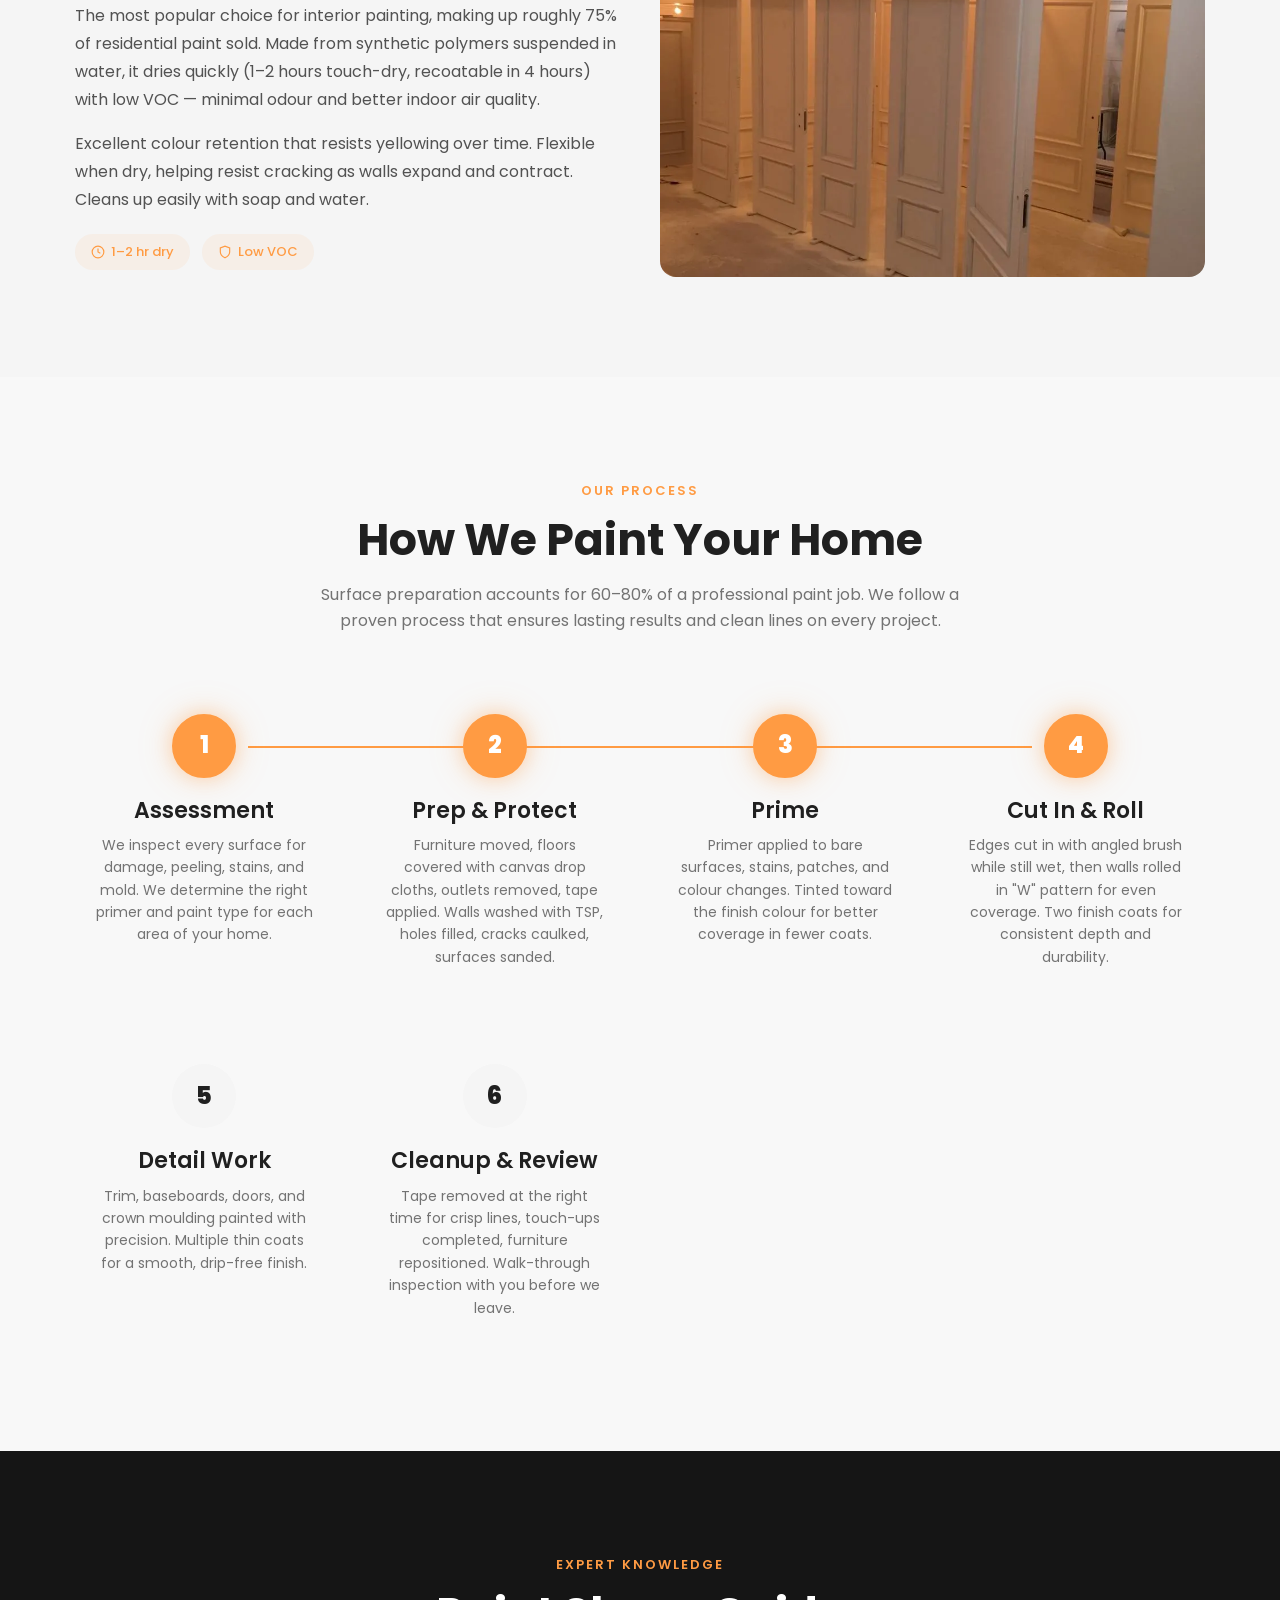
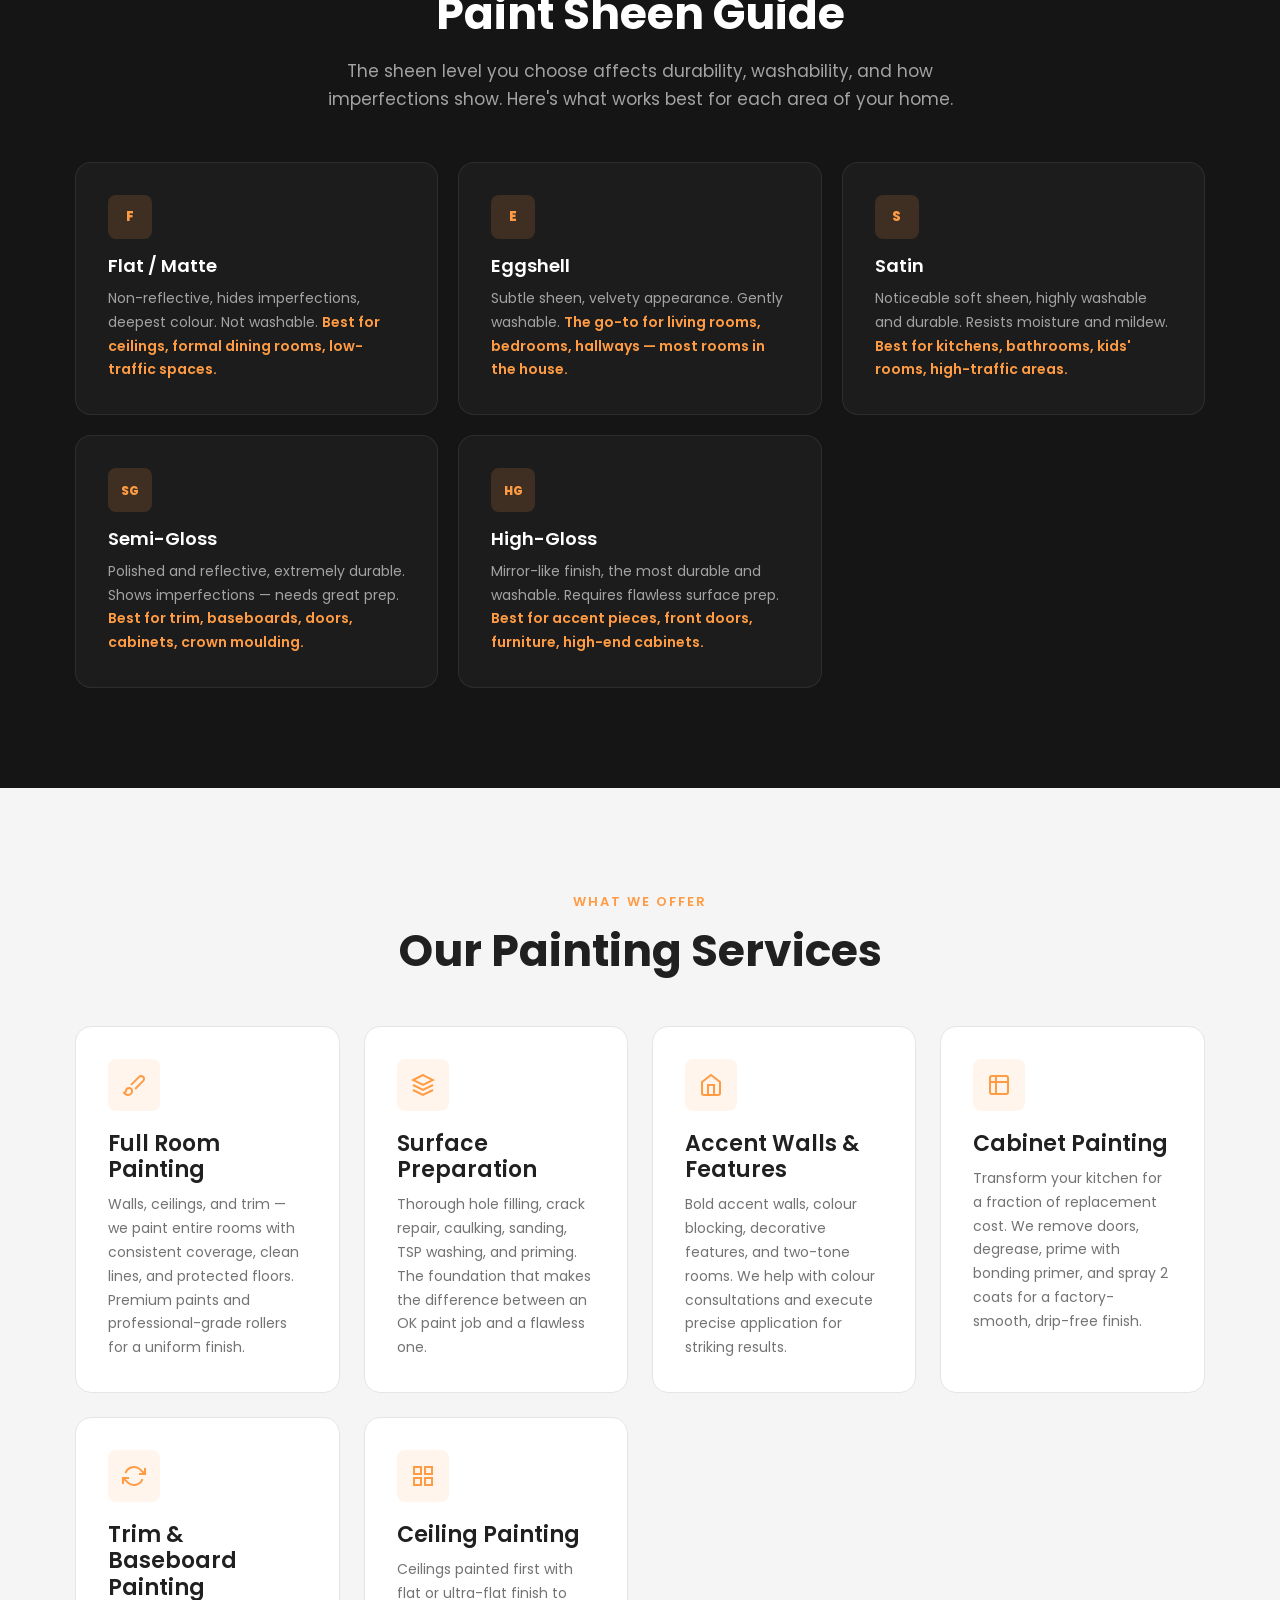
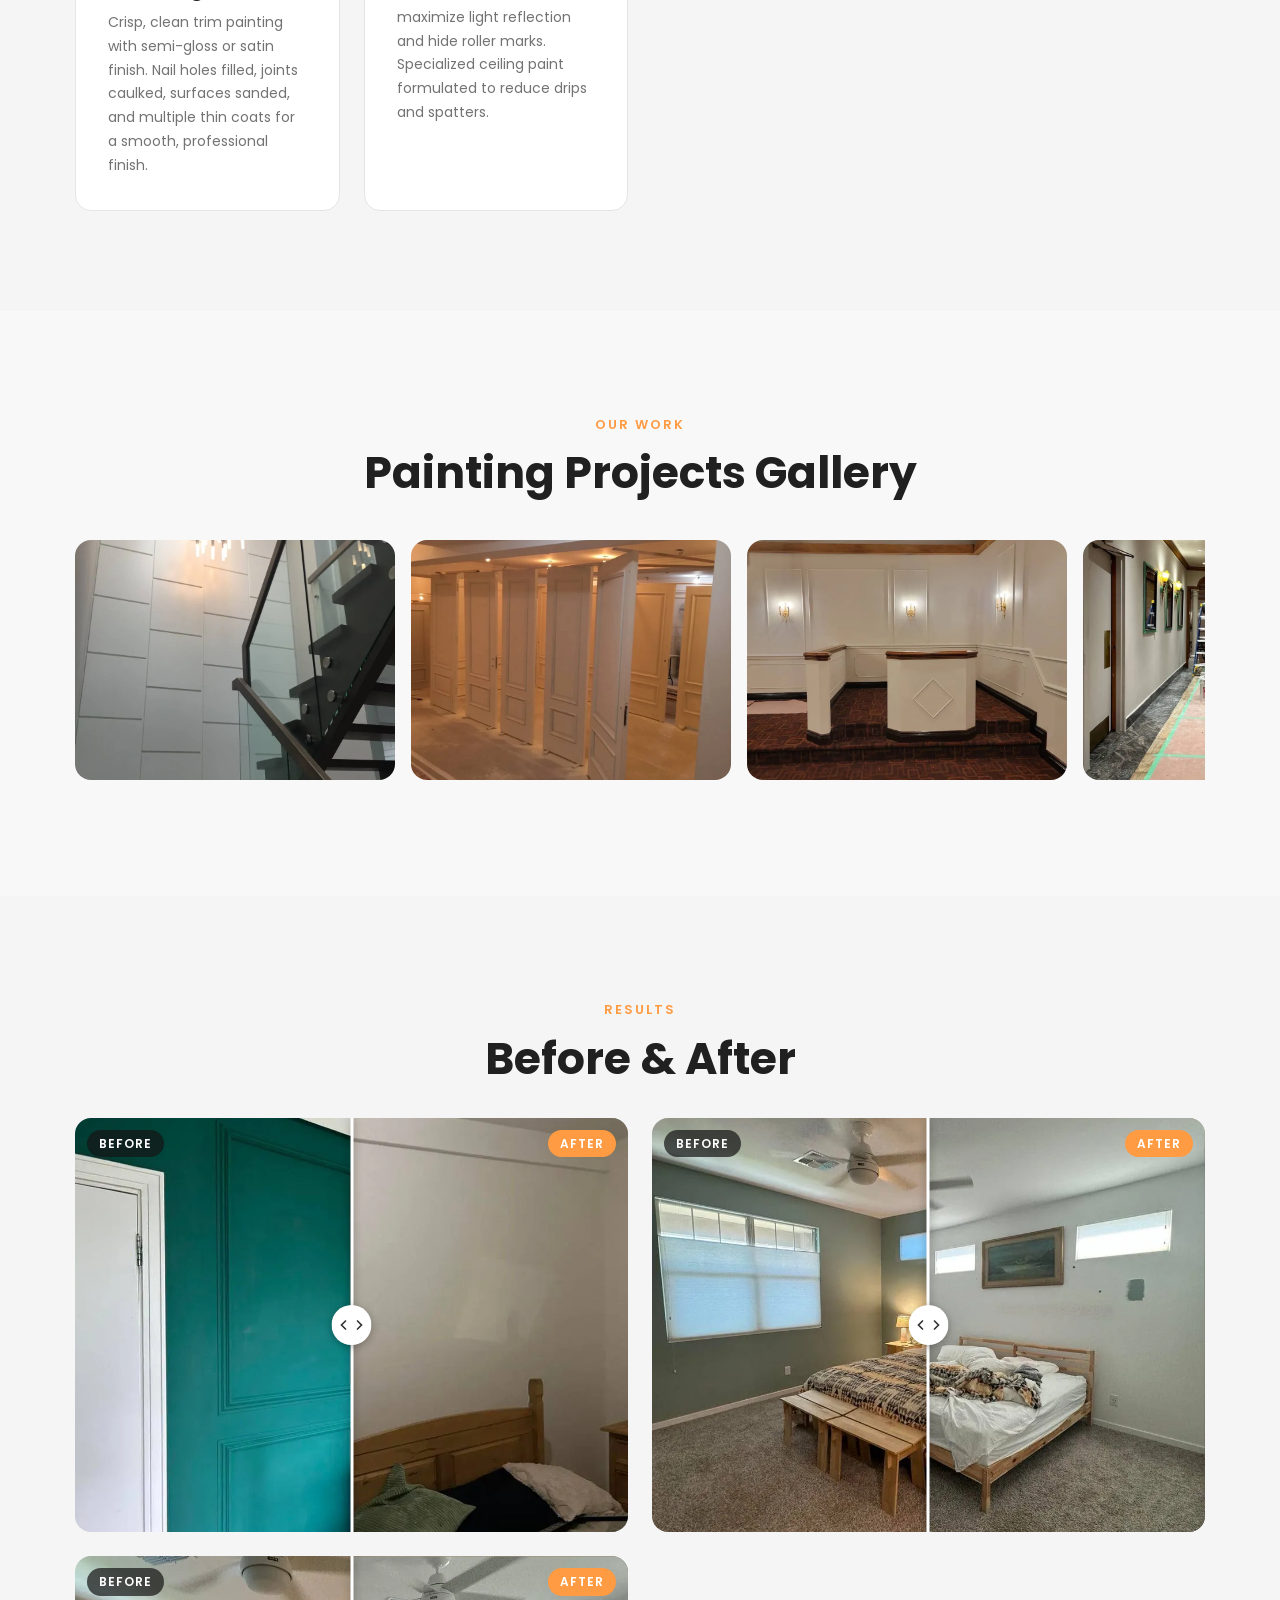
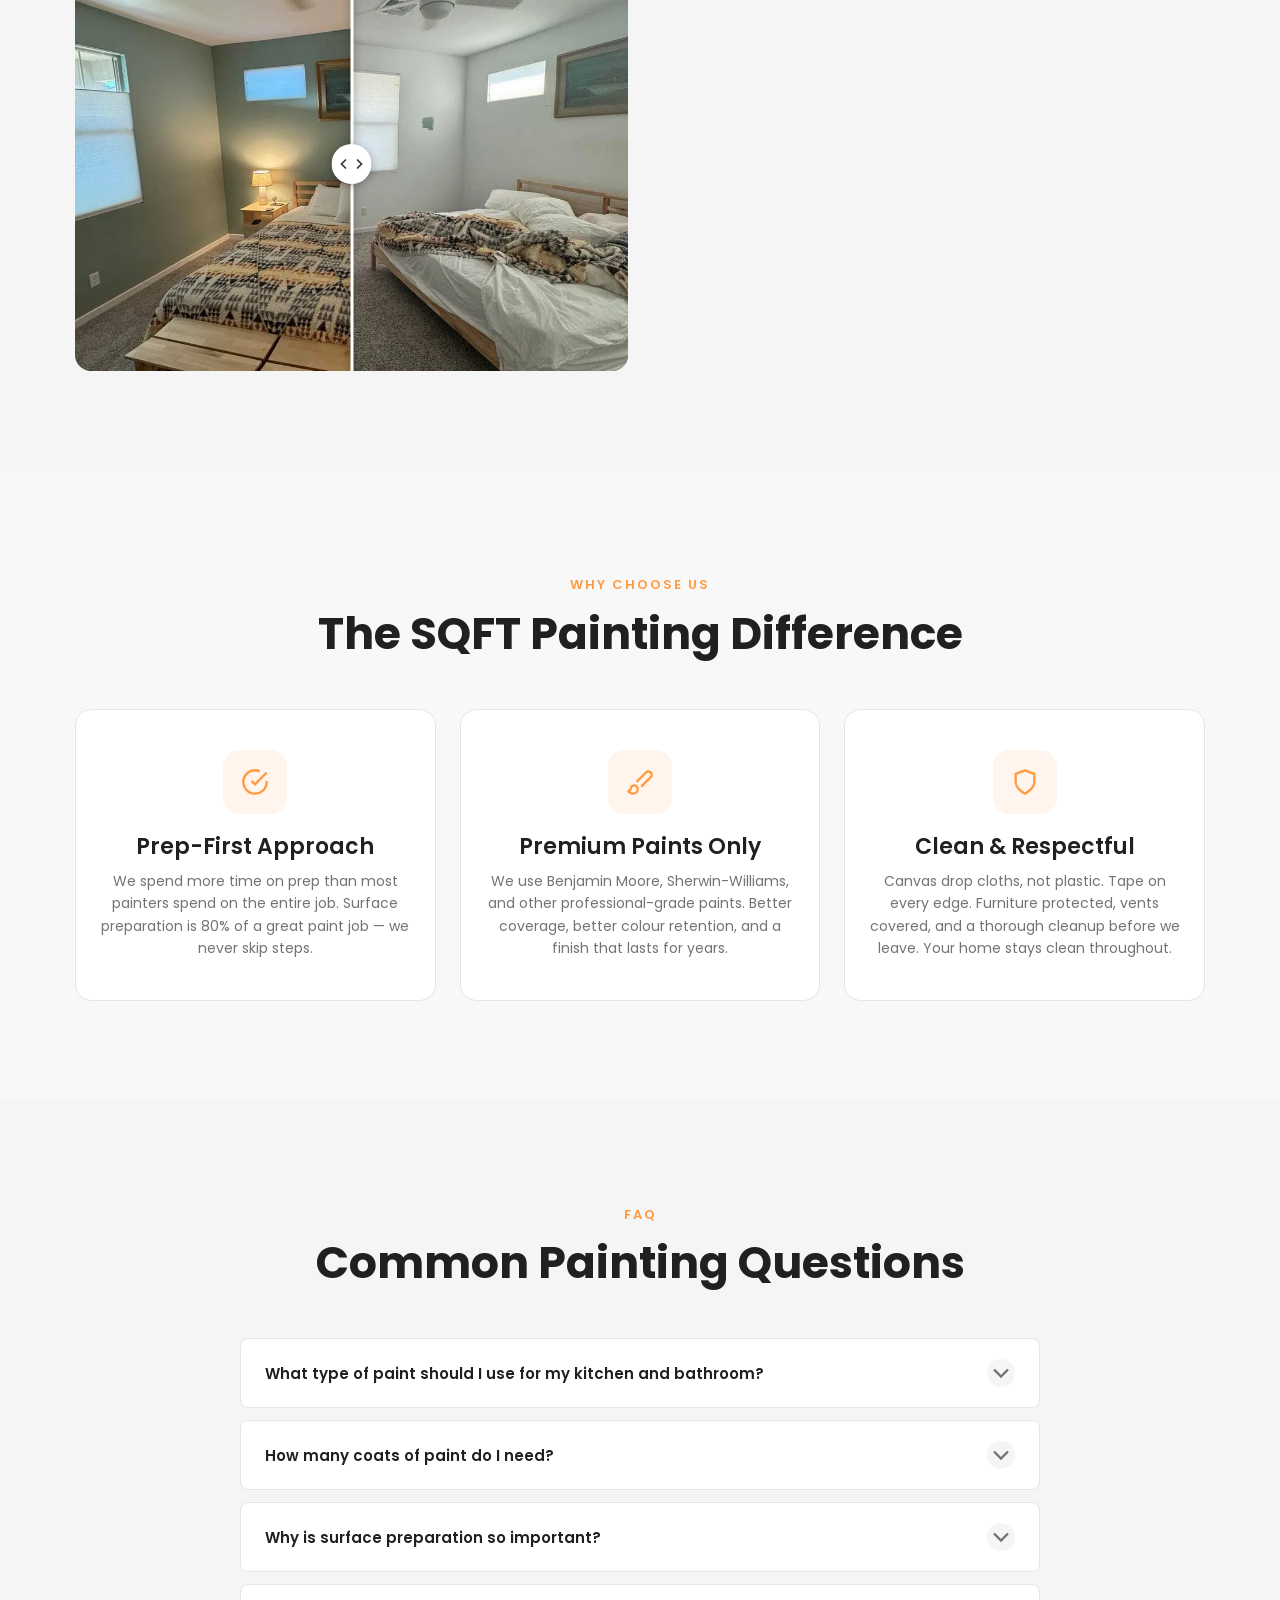
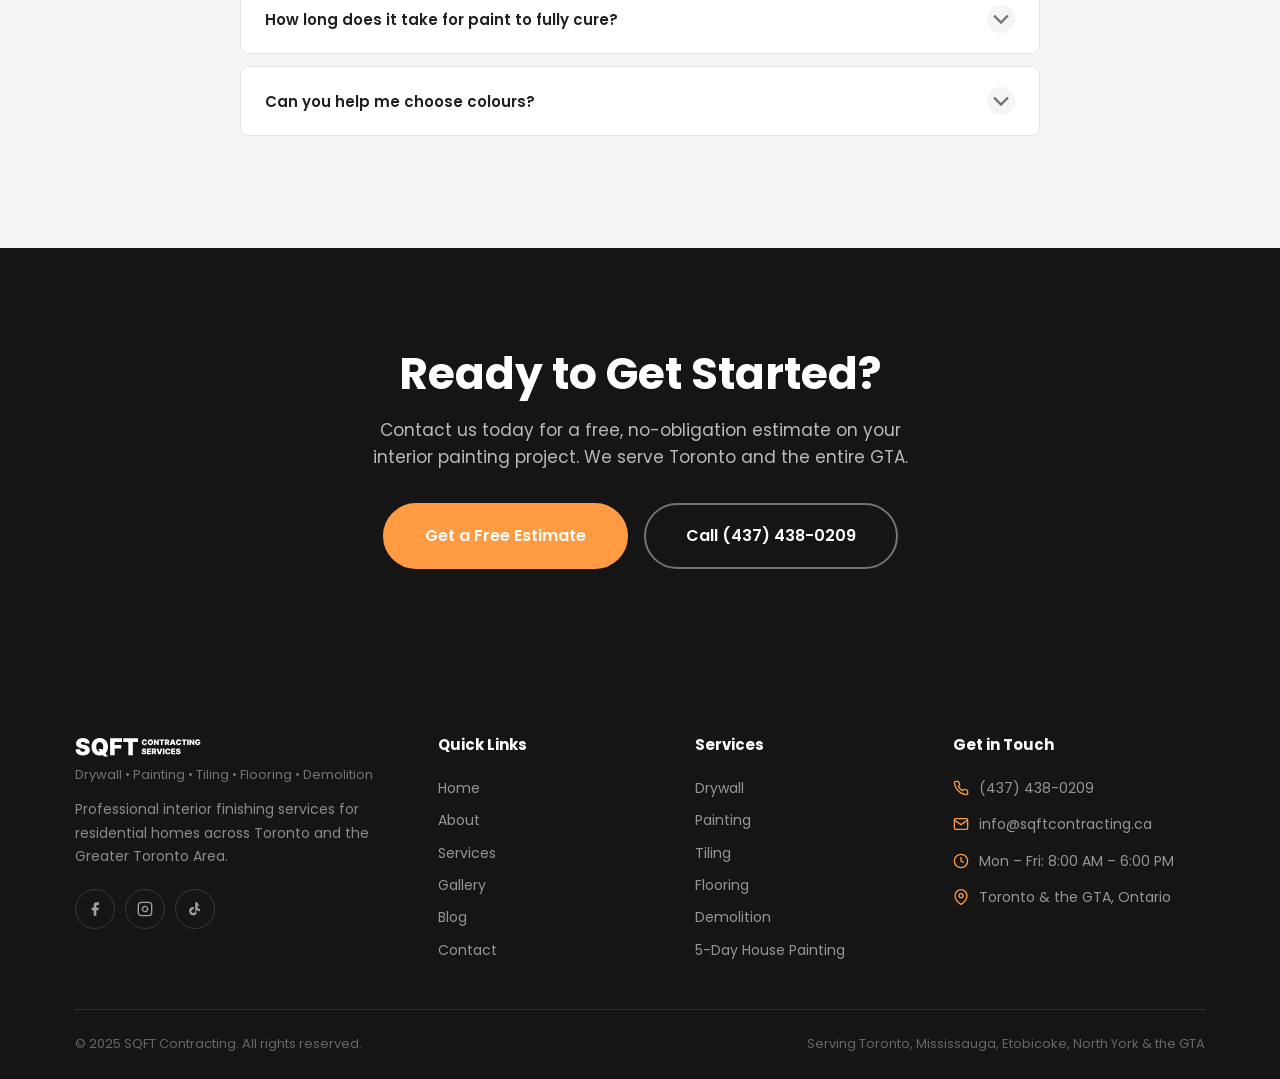
<file: services/painting.html>
<!DOCTYPE html>
<html lang="en">
<head>
    <meta charset="UTF-8">
    <meta name="viewport" content="width=device-width, initial-scale=1.0">
    <title>Interior Painting — SQFT Contracting | Toronto & GTA</title>
    <meta name="description" content="Interior painting services in Toronto and the GTA. SQFT Contracting provides professional surface preparation, priming, and finish coats for residential homes.">
    <meta name="robots" content="index, follow">
    <link rel="preconnect" href="https://fonts.googleapis.com">
    <link rel="preconnect" href="https://fonts.gstatic.com" crossorigin>
    <link href="https://fonts.googleapis.com/css2?family=Poppins:wght@400;500;600;700;800;900&display=swap" rel="stylesheet">
    <link rel="stylesheet" href="../css/style.css">
    <link rel="icon" type="image/svg+xml" href="../favicon.svg">
</head>
<body>

<header class="header header-solid">
    <div class="header-top">
        <div class="container">
            <div class="header-top-left">
                <div class="header-top-item">
                    <svg viewBox="0 0 24 24" fill="none" stroke="currentColor" stroke-width="2"><circle cx="12" cy="12" r="10"/><path d="M12 6v6l4 2"/></svg>
                    Mon – Fri: 8:00 AM – 6:00 PM
                </div>
                <div class="header-top-item">
                    <svg viewBox="0 0 24 24" fill="none" stroke="currentColor" stroke-width="2"><path d="M21 10c0 7-9 13-9 13s-9-6-9-13a9 9 0 0118 0z"/><circle cx="12" cy="10" r="3"/></svg>
                    Serving Toronto &amp; the GTA
                </div>
            </div>
            <div class="header-top-right">
                <a href="tel:+14374380209">(437) 438-0209</a>
            </div>
        </div>
    </div>
    <nav class="nav">
        <div class="container">
            <a href="../index.html" class="nav-logo"><img src="../IMG/logo-white.svg" alt="SQFT Contracting"></a>
            <ul class="nav-menu">
                <li><a href="../index.html" class="nav-link">Home</a></li>
                <li><a href="../about.html" class="nav-link">About</a></li>
                <li class="nav-dropdown">
                    <a href="../services.html" class="nav-link active">
                        Services
                        <svg class="chevron" viewBox="0 0 24 24" fill="none" stroke="currentColor" stroke-width="2"><path d="M6 9l6 6 6-6"/></svg>
                    </a>
                    <ul class="dropdown-menu">
                        <li><a href="drywall.html">Drywall</a></li>
                        <li><a href="painting.html">Painting</a></li>
                        <li><a href="tiling.html">Tiling</a></li>
                        <li><a href="flooring.html">Flooring</a></li>
                        <li><a href="demolition.html">Demolition</a></li>
                        <li><a href="../five-day-house-painting.html">5-Day House Painting</a></li>
                    </ul>
                </li>
                <li><a href="../gallery.html" class="nav-link">Gallery</a></li>
                <li><a href="../blog.html" class="nav-link">Blog</a></li>
                <li><a href="../contact.html" class="nav-link">Contact</a></li>
                <li class="nav-menu-bottom">
                    <a href="tel:+14374380209" class="nav-menu-phone">
                        <svg viewBox="0 0 24 24" fill="none" stroke="currentColor" stroke-width="2"><path d="M22 16.92v3a2 2 0 01-2.18 2 19.79 19.79 0 01-8.63-3.07 19.5 19.5 0 01-6-6 19.79 19.79 0 01-3.07-8.67A2 2 0 014.11 2h3a2 2 0 012 1.72c.127.96.362 1.903.7 2.81a2 2 0 01-.45 2.11L8.09 9.91a16 16 0 006 6l1.27-1.27a2 2 0 012.11-.45c.907.338 1.85.573 2.81.7A2 2 0 0122 16.92z"/></svg>
                        (437) 438-0209
                    </a>
                    <a href="../contact.html" class="nav-menu-cta">Get Free Estimate</a>
                </li>
            </ul>
            <div class="nav-right">
                <a href="tel:+14374380209" class="nav-phone" aria-label="Call us">
                    <svg viewBox="0 0 24 24" fill="none" stroke="currentColor" stroke-width="2"><path d="M22 16.92v3a2 2 0 01-2.18 2 19.79 19.79 0 01-8.63-3.07 19.5 19.5 0 01-6-6 19.79 19.79 0 01-3.07-8.67A2 2 0 014.11 2h3a2 2 0 012 1.72c.127.96.362 1.903.7 2.81a2 2 0 01-.45 2.11L8.09 9.91a16 16 0 006 6l1.27-1.27a2 2 0 012.11-.45c.907.338 1.85.573 2.81.7A2 2 0 0122 16.92z"/></svg>
                </a>
                <a href="../contact.html" class="btn btn-primary btn-sm nav-cta">Get Free Estimate</a>
            </div>
            <button class="nav-toggle" aria-label="Toggle menu">
                <span></span><span></span><span></span>
            </button>
        </div>
    </nav>
</header>

<div class="mobile-backdrop"></div>

<!-- Page Hero -->
<section class="page-hero">
    <div class="container">
        <h1>Interior Painting</h1>
        <div class="breadcrumb">
            <a href="../index.html">Home</a>
            <svg viewBox="0 0 24 24" fill="none" stroke="currentColor" stroke-width="2"><path d="M9 18l6-6-6-6"/></svg>
            <a href="../services.html">Services</a>
            <svg viewBox="0 0 24 24" fill="none" stroke="currentColor" stroke-width="2"><path d="M9 18l6-6-6-6"/></svg>
            <span class="current">Interior Painting</span>
        </div>
    </div>
</section>

<!-- Overview -->
<section class="section">
    <div class="container">
        <div class="service-overview">
            <div class="service-overview-content reveal">
                <span class="section-label">Our Service</span>
                <h2 class="section-title">Interior Painting</h2>
                <p>A fresh coat of paint is the fastest way to transform any room — but a truly professional paint job is about far more than colour. It's about meticulous surface preparation, choosing the right paint type and sheen for each surface, precise application techniques, and clean, crisp lines that make the finished space feel brand new.</p>
                <p>We use premium paints from trusted brands, professional-grade tools, and time-tested techniques. Whether it's a single accent wall or a full-home repaint, every project gets the same level of care — from thorough prep work to a dust-free final walk-through.</p>
                <div class="service-pricing-block">
                    <div class="service-pricing-amount">Pricing</div>
                    <p class="service-pricing-note">Starting from $2.50/sq ft for walls. Full room packages available. Price includes prep, primer, and two finish coats of premium paint.</p>
                </div>
                <a href="../contact.html" class="btn btn-primary" style="margin-top:24px">Get a Free Estimate</a>
            </div>
            <div class="service-overview-image reveal">
                <img src="../IMG/interior%20painting.webp" alt="Professional interior painting by SQFT Contracting in Toronto" loading="lazy">
            </div>
        </div>
    </div>
</section>

<!-- Paint Types — Tabs -->
<section class="section section-gray">
    <div class="container">
        <div class="text-center reveal">
            <span class="section-label">Paint Types</span>
            <h2 class="section-title">Choosing the Right Paint</h2>
            <p style="max-width:680px;margin:16px auto 0;color:var(--color-gray-500)">The type of paint you choose affects durability, finish quality, dry time, and maintenance. We'll help you select the best option for every surface in your home.</p>
        </div>
        <div class="service-tabs reveal">
            <div class="tab-nav">
                <button class="tab-btn active" data-tab="tab-latex">Latex (Water-Based)</button>
                <button class="tab-btn" data-tab="tab-acrylic">100% Acrylic</button>
                <button class="tab-btn" data-tab="tab-oil">Oil-Based (Alkyd)</button>
                <button class="tab-btn" data-tab="tab-cabinet">Cabinet & Trim</button>
            </div>

            <div id="tab-latex" class="tab-panel active">
                <div class="tab-panel-content">
                    <div class="tab-panel-text">
                        <h3>Latex (Water-Based) Paint</h3>
                        <p>The most popular choice for interior painting, making up roughly 75% of residential paint sold. Made from synthetic polymers suspended in water, it dries quickly (1–2 hours touch-dry, recoatable in 4 hours) with low VOC — minimal odour and better indoor air quality.</p>
                        <p>Excellent colour retention that resists yellowing over time. Flexible when dry, helping resist cracking as walls expand and contract. Cleans up easily with soap and water.</p>
                        <div class="tab-panel-meta">
                            <span class="tab-meta-tag"><svg viewBox="0 0 24 24" fill="none" stroke="currentColor" stroke-width="2"><circle cx="12" cy="12" r="10"/><path d="M12 6v6l4 2"/></svg> 1–2 hr dry</span>
                            <span class="tab-meta-tag"><svg viewBox="0 0 24 24" fill="none" stroke="currentColor" stroke-width="2"><path d="M12 22s8-4 8-10V5l-8-3-8 3v7c0 6 8 10 8 10z"/></svg> Low VOC</span>
                        </div>
                    </div>
                    <div class="tab-panel-image">
                        <img src="../IMG/interior%20painting%20(2).webp" alt="Latex paint application" loading="lazy">
                    </div>
                </div>
            </div>

            <div id="tab-acrylic" class="tab-panel">
                <div class="tab-panel-content">
                    <div class="tab-panel-text">
                        <h3>100% Acrylic Paint</h3>
                        <p>A premium subset of latex paint with 100% acrylic resins instead of cheaper vinyl-acrylic blends. Delivers superior adhesion, durability, and colour retention compared to standard latex.</p>
                        <p>Better resistance to moisture, making it the ideal choice for bathrooms and kitchens. More expensive but provides better coverage and significantly longer-lasting results. This is what professionals use for high-quality interior finishes.</p>
                        <div class="tab-panel-meta">
                            <span class="tab-meta-tag"><svg viewBox="0 0 24 24" fill="none" stroke="currentColor" stroke-width="2"><path d="M22 11.08V12a10 10 0 11-5.93-9.14"/><path d="M22 4L12 14.01l-3-3"/></svg> Premium quality</span>
                            <span class="tab-meta-tag"><svg viewBox="0 0 24 24" fill="none" stroke="currentColor" stroke-width="2"><path d="M12 2.69l5.66 5.66a8 8 0 11-11.31 0z"/></svg> Moisture-resistant</span>
                        </div>
                    </div>
                    <div class="tab-panel-image">
                        <img src="../IMG/interior%20painting%20(3).webp" alt="Acrylic paint for high-quality finishes" loading="lazy">
                    </div>
                </div>
            </div>

            <div id="tab-oil" class="tab-panel">
                <div class="tab-panel-content">
                    <div class="tab-panel-text">
                        <h3>Oil-Based (Alkyd) Paint</h3>
                        <p>Creates an extremely hard, smooth, durable finish that resists wear and fingerprints. Self-levelling properties produce a smoother finish with fewer brush marks — the gold standard for trim and doors.</p>
                        <p>Longer drying time (8–24 hours between coats) and stronger odour requiring good ventilation. Tends to yellow over time in low-light rooms. Modern water-based alkyd hybrids offer the smooth finish of oil with the cleanup and low-VOC benefits of latex.</p>
                        <div class="tab-panel-meta">
                            <span class="tab-meta-tag"><svg viewBox="0 0 24 24" fill="none" stroke="currentColor" stroke-width="2"><path d="M14.7 6.3a1 1 0 000 1.4l1.6 1.6a1 1 0 001.4 0l3.77-3.77a6 6 0 01-7.94 7.94l-6.91 6.91a2.12 2.12 0 01-3-3l6.91-6.91a6 6 0 017.94-7.94l-3.76 3.76z"/></svg> Ultra-durable</span>
                            <span class="tab-meta-tag"><svg viewBox="0 0 24 24" fill="none" stroke="currentColor" stroke-width="2"><rect x="3" y="3" width="18" height="18" rx="2"/><path d="M3 9h18"/></svg> Trim & doors</span>
                        </div>
                    </div>
                    <div class="tab-panel-image">
                        <img src="../IMG/interior%20painting%20(4).webp" alt="Oil-based paint for trim work" loading="lazy">
                    </div>
                </div>
            </div>

            <div id="tab-cabinet" class="tab-panel">
                <div class="tab-panel-content">
                    <div class="tab-panel-text">
                        <h3>Cabinet & Trim Specialty Paint</h3>
                        <p>Cabinet painting has become one of the most requested services — it dramatically transforms a kitchen at a fraction of the cost of replacement. We use cabinet-grade paints like Benjamin Moore Advance or Sherwin-Williams Emerald Urethane.</p>
                        <p>These self-levelling formulas are designed for the rigours of kitchen use. Process: remove doors and hardware, clean, degloss, prime with bonding primer, spray 2 coats for a factory-smooth finish. Allow 2–3 weeks of extended cure time for full hardness.</p>
                        <div class="tab-panel-meta">
                            <span class="tab-meta-tag"><svg viewBox="0 0 24 24" fill="none" stroke="currentColor" stroke-width="2"><path d="M3 9l9-7 9 7v11a2 2 0 01-2 2H5a2 2 0 01-2-2z"/><path d="M9 22V12h6v10"/></svg> Kitchen cabinets</span>
                            <span class="tab-meta-tag"><svg viewBox="0 0 24 24" fill="none" stroke="currentColor" stroke-width="2"><path d="M22 11.08V12a10 10 0 11-5.93-9.14"/><path d="M22 4L12 14.01l-3-3"/></svg> Spray finish</span>
                        </div>
                    </div>
                    <div class="tab-panel-image">
                        <img src="../IMG/interior%20painting%20(5).webp" alt="Cabinet painting with spray finish" loading="lazy">
                    </div>
                </div>
            </div>
        </div>
    </div>
</section>

<!-- Our Process -->
<section class="section">
    <div class="container">
        <div class="text-center reveal">
            <span class="section-label">Our Process</span>
            <h2 class="section-title">How We Paint Your Home</h2>
            <p style="max-width:680px;margin:16px auto 0;color:var(--color-gray-500)">Surface preparation accounts for 60–80% of a professional paint job. We follow a proven process that ensures lasting results and clean lines on every project.</p>
        </div>
        <div class="process-grid reveal-group">
            <div class="process-card">
                <div class="process-number">1</div>
                <h3>Assessment</h3>
                <p>We inspect every surface for damage, peeling, stains, and mold. We determine the right primer and paint type for each area of your home.</p>
            </div>
            <div class="process-card">
                <div class="process-number">2</div>
                <h3>Prep & Protect</h3>
                <p>Furniture moved, floors covered with canvas drop cloths, outlets removed, tape applied. Walls washed with TSP, holes filled, cracks caulked, surfaces sanded.</p>
            </div>
            <div class="process-card">
                <div class="process-number">3</div>
                <h3>Prime</h3>
                <p>Primer applied to bare surfaces, stains, patches, and colour changes. Tinted toward the finish colour for better coverage in fewer coats.</p>
            </div>
            <div class="process-card">
                <div class="process-number">4</div>
                <h3>Cut In & Roll</h3>
                <p>Edges cut in with angled brush while still wet, then walls rolled in "W" pattern for even coverage. Two finish coats for consistent depth and durability.</p>
            </div>
            <div class="process-card">
                <div class="process-number">5</div>
                <h3>Detail Work</h3>
                <p>Trim, baseboards, doors, and crown moulding painted with precision. Multiple thin coats for a smooth, drip-free finish.</p>
            </div>
            <div class="process-card">
                <div class="process-number">6</div>
                <h3>Cleanup & Review</h3>
                <p>Tape removed at the right time for crisp lines, touch-ups completed, furniture repositioned. Walk-through inspection with you before we leave.</p>
            </div>
        </div>
    </div>
</section>

<!-- Paint Sheens — Dark Section -->
<section class="section dark-section">
    <div class="container">
        <div class="text-center reveal">
            <span class="section-label">Expert Knowledge</span>
            <h2 class="section-title">Paint Sheen Guide</h2>
            <p class="section-subtitle" style="max-width:680px;margin:16px auto 0">The sheen level you choose affects durability, washability, and how imperfections show. Here's what works best for each area of your home.</p>
        </div>
        <div class="info-grid reveal-group">
            <div class="info-card">
                <div class="info-card-badge" style="font-size:13px">F</div>
                <h3>Flat / Matte</h3>
                <p>Non-reflective, hides imperfections, deepest colour. Not washable. <span class="accent-text">Best for ceilings, formal dining rooms, low-traffic spaces.</span></p>
            </div>
            <div class="info-card">
                <div class="info-card-badge" style="font-size:13px">E</div>
                <h3>Eggshell</h3>
                <p>Subtle sheen, velvety appearance. Gently washable. <span class="accent-text">The go-to for living rooms, bedrooms, hallways — most rooms in the house.</span></p>
            </div>
            <div class="info-card">
                <div class="info-card-badge" style="font-size:13px">S</div>
                <h3>Satin</h3>
                <p>Noticeable soft sheen, highly washable and durable. Resists moisture and mildew. <span class="accent-text">Best for kitchens, bathrooms, kids' rooms, high-traffic areas.</span></p>
            </div>
            <div class="info-card">
                <div class="info-card-badge" style="font-size:12px">SG</div>
                <h3>Semi-Gloss</h3>
                <p>Polished and reflective, extremely durable. Shows imperfections — needs great prep. <span class="accent-text">Best for trim, baseboards, doors, cabinets, crown moulding.</span></p>
            </div>
            <div class="info-card">
                <div class="info-card-badge" style="font-size:12px">HG</div>
                <h3>High-Gloss</h3>
                <p>Mirror-like finish, the most durable and washable. Requires flawless surface prep. <span class="accent-text">Best for accent pieces, front doors, furniture, high-end cabinets.</span></p>
            </div>
        </div>
    </div>
</section>

<!-- What We Offer -->
<section class="section section-gray">
    <div class="container">
        <div class="text-center reveal">
            <span class="section-label">What We Offer</span>
            <h2 class="section-title">Our Painting Services</h2>
        </div>
        <div class="subservice-grid reveal-group">
            <div class="subservice-card">
                <div class="subservice-icon"><svg viewBox="0 0 24 24" fill="none" stroke="currentColor" stroke-width="2"><path d="M9.06 11.9l8.07-8.06a2.85 2.85 0 114.03 4.03l-8.06 8.08"/><path d="M7.07 14.94c-1.66 0-3 1.35-3 3.02 0 1.33-2.5 1.52-2 2.02 1.08 1.1 2.49 2.02 4 2.02 2.2 0 4-1.8 4-4.04a3.01 3.01 0 00-3-3.02z"/></svg></div>
                <h3>Full Room Painting</h3>
                <p>Walls, ceilings, and trim — we paint entire rooms with consistent coverage, clean lines, and protected floors. Premium paints and professional-grade rollers for a uniform finish.</p>
            </div>
            <div class="subservice-card">
                <div class="subservice-icon"><svg viewBox="0 0 24 24" fill="none" stroke="currentColor" stroke-width="2"><path d="M12 2L2 7l10 5 10-5-10-5z"/><path d="M2 17l10 5 10-5"/><path d="M2 12l10 5 10-5"/></svg></div>
                <h3>Surface Preparation</h3>
                <p>Thorough hole filling, crack repair, caulking, sanding, TSP washing, and priming. The foundation that makes the difference between an OK paint job and a flawless one.</p>
            </div>
            <div class="subservice-card">
                <div class="subservice-icon"><svg viewBox="0 0 24 24" fill="none" stroke="currentColor" stroke-width="2"><path d="M3 9l9-7 9 7v11a2 2 0 01-2 2H5a2 2 0 01-2-2z"/><path d="M9 22V12h6v10"/></svg></div>
                <h3>Accent Walls & Features</h3>
                <p>Bold accent walls, colour blocking, decorative features, and two-tone rooms. We help with colour consultations and execute precise application for striking results.</p>
            </div>
            <div class="subservice-card">
                <div class="subservice-icon"><svg viewBox="0 0 24 24" fill="none" stroke="currentColor" stroke-width="2"><rect x="3" y="3" width="18" height="18" rx="2"/><path d="M3 9h18"/><path d="M9 3v18"/></svg></div>
                <h3>Cabinet Painting</h3>
                <p>Transform your kitchen for a fraction of replacement cost. We remove doors, degrease, prime with bonding primer, and spray 2 coats for a factory-smooth, drip-free finish.</p>
            </div>
            <div class="subservice-card">
                <div class="subservice-icon"><svg viewBox="0 0 24 24" fill="none" stroke="currentColor" stroke-width="2"><path d="M23 4v6h-6"/><path d="M1 20v-6h6"/><path d="M3.51 9a9 9 0 0114.85-3.36L23 10M1 14l4.64 4.36A9 9 0 0020.49 15"/></svg></div>
                <h3>Trim & Baseboard Painting</h3>
                <p>Crisp, clean trim painting with semi-gloss or satin finish. Nail holes filled, joints caulked, surfaces sanded, and multiple thin coats for a smooth, professional finish.</p>
            </div>
            <div class="subservice-card">
                <div class="subservice-icon"><svg viewBox="0 0 24 24" fill="none" stroke="currentColor" stroke-width="2"><rect x="3" y="3" width="7" height="7"/><rect x="14" y="3" width="7" height="7"/><rect x="3" y="14" width="7" height="7"/><rect x="14" y="14" width="7" height="7"/></svg></div>
                <h3>Ceiling Painting</h3>
                <p>Ceilings painted first with flat or ultra-flat finish to maximize light reflection and hide roller marks. Specialized ceiling paint formulated to reduce drips and spatters.</p>
            </div>
        </div>
    </div>
</section>

<!-- Gallery Strip -->
<section class="section">
    <div class="container">
        <div class="text-center reveal">
            <span class="section-label">Our Work</span>
            <h2 class="section-title">Painting Projects Gallery</h2>
        </div>
        <div class="gallery-strip">
            <div class="gallery-strip-item"><img src="../IMG/interior%20painting.webp" alt="Interior painting project" loading="lazy"></div>
            <div class="gallery-strip-item"><img src="../IMG/interior%20painting%20(2).webp" alt="Wall painting in progress" loading="lazy"></div>
            <div class="gallery-strip-item"><img src="../IMG/interior%20painting%20(3).webp" alt="Professional painting result" loading="lazy"></div>
            <div class="gallery-strip-item"><img src="../IMG/interior%20painting%20(4).webp" alt="Room painting completed" loading="lazy"></div>
            <div class="gallery-strip-item"><img src="../IMG/interior%20painting%20(5).webp" alt="Trim and wall painting" loading="lazy"></div>
            <div class="gallery-strip-item"><img src="../IMG/interior%20painting%20(6).webp" alt="Accent wall painting" loading="lazy"></div>
            <div class="gallery-strip-item"><img src="../IMG/Painter%20works.webp" alt="Painter at work" loading="lazy"></div>
        </div>
    </div>
</section>

<!-- Before & After -->
<section class="section section-gray">
    <div class="container">
        <div class="text-center reveal">
            <span class="section-label">Results</span>
            <h2 class="section-title">Before & After</h2>
        </div>
        <div class="ba-grid">
            <div>
                <div class="ba-slider reveal">
                    <img src="../IMG/painting%20after.webp" alt="After painting">
                    <img src="../IMG/painting%20before.webp" alt="Before painting" class="ba-after">
                    <div class="ba-handle"><span></span></div>
                    <div class="ba-label ba-label-before">Before</div>
                    <div class="ba-label ba-label-after">After</div>
                </div>
            </div>
            <div>
                <div class="ba-slider reveal">
                    <img src="../IMG/painting%20after%201.1.webp" alt="After painting">
                    <img src="../IMG/painting%20before1.1.webp" alt="Before painting" class="ba-after">
                    <div class="ba-handle"><span></span></div>
                    <div class="ba-label ba-label-before">Before</div>
                    <div class="ba-label ba-label-after">After</div>
                </div>
            </div>
            <div>
                <div class="ba-slider reveal">
                    <img src="../IMG/painting%20after%201.2.webp" alt="After painting">
                    <img src="../IMG/painting%20before1.2.webp" alt="Before painting" class="ba-after">
                    <div class="ba-handle"><span></span></div>
                    <div class="ba-label ba-label-before">Before</div>
                    <div class="ba-label ba-label-after">After</div>
                </div>
            </div>
        </div>
    </div>
</section>

<!-- Why Choose Us -->
<section class="section">
    <div class="container">
        <div class="text-center reveal">
            <span class="section-label">Why Choose Us</span>
            <h2 class="section-title">The SQFT Painting Difference</h2>
        </div>
        <div class="features-grid reveal-group">
            <div class="feature-card">
                <div class="feature-icon"><svg viewBox="0 0 24 24" fill="none" stroke="currentColor" stroke-width="2"><path d="M22 11.08V12a10 10 0 11-5.93-9.14"/><path d="M22 4L12 14.01l-3-3"/></svg></div>
                <h3>Prep-First Approach</h3>
                <p>We spend more time on prep than most painters spend on the entire job. Surface preparation is 80% of a great paint job — we never skip steps.</p>
            </div>
            <div class="feature-card">
                <div class="feature-icon"><svg viewBox="0 0 24 24" fill="none" stroke="currentColor" stroke-width="2"><path d="M9.06 11.9l8.07-8.06a2.85 2.85 0 114.03 4.03l-8.06 8.08"/><path d="M7.07 14.94c-1.66 0-3 1.35-3 3.02 0 1.33-2.5 1.52-2 2.02 1.08 1.1 2.49 2.02 4 2.02 2.2 0 4-1.8 4-4.04a3.01 3.01 0 00-3-3.02z"/></svg></div>
                <h3>Premium Paints Only</h3>
                <p>We use Benjamin Moore, Sherwin-Williams, and other professional-grade paints. Better coverage, better colour retention, and a finish that lasts for years.</p>
            </div>
            <div class="feature-card">
                <div class="feature-icon"><svg viewBox="0 0 24 24" fill="none" stroke="currentColor" stroke-width="2"><path d="M12 22s8-4 8-10V5l-8-3-8 3v7c0 6 8 10 8 10z"/></svg></div>
                <h3>Clean & Respectful</h3>
                <p>Canvas drop cloths, not plastic. Tape on every edge. Furniture protected, vents covered, and a thorough cleanup before we leave. Your home stays clean throughout.</p>
            </div>
        </div>
    </div>
</section>

<!-- FAQ -->
<section class="section section-gray">
    <div class="container">
        <div class="text-center reveal">
            <span class="section-label">FAQ</span>
            <h2 class="section-title">Common Painting Questions</h2>
        </div>
        <div class="faq-list reveal">
            <div class="faq-item">
                <button class="faq-question">
                    What type of paint should I use for my kitchen and bathroom?
                    <span class="faq-icon"><svg viewBox="0 0 24 24" fill="none" stroke="currentColor" stroke-width="2"><path d="M6 9l6 6 6-6"/></svg></span>
                </button>
                <div class="faq-answer"><div class="faq-answer-inner">
                    For kitchens and bathrooms, we recommend 100% acrylic paint in a satin finish. Satin is highly washable, resists moisture and mildew, and stands up well to scrubbing. It's the ideal balance of durability and aesthetics for high-humidity, high-traffic areas. For cabinets, we use specialized cabinet-grade paint like Benjamin Moore Advance.
                </div></div>
            </div>
            <div class="faq-item">
                <button class="faq-question">
                    How many coats of paint do I need?
                    <span class="faq-icon"><svg viewBox="0 0 24 24" fill="none" stroke="currentColor" stroke-width="2"><path d="M6 9l6 6 6-6"/></svg></span>
                </button>
                <div class="faq-answer"><div class="faq-answer-inner">
                    Most interior walls need one coat of primer and two coats of finish paint. If you're making a dramatic colour change (especially light to dark or dark to light), you may need a tinted primer plus two finish coats. We always apply the correct number of coats for full, even coverage — never cutting corners to save time.
                </div></div>
            </div>
            <div class="faq-item">
                <button class="faq-question">
                    Why is surface preparation so important?
                    <span class="faq-icon"><svg viewBox="0 0 24 24" fill="none" stroke="currentColor" stroke-width="2"><path d="M6 9l6 6 6-6"/></svg></span>
                </button>
                <div class="faq-answer"><div class="faq-answer-inner">
                    Paint only looks as good as the surface beneath it. Proper prep — filling holes, sanding, caulking gaps, cleaning grease, and priming — ensures the paint adheres properly, looks smooth, and lasts for years. Skipping prep leads to peeling, bubbling, and visible imperfections within months. Professional painters spend 60–80% of project time on preparation.
                </div></div>
            </div>
            <div class="faq-item">
                <button class="faq-question">
                    How long does it take for paint to fully cure?
                    <span class="faq-icon"><svg viewBox="0 0 24 24" fill="none" stroke="currentColor" stroke-width="2"><path d="M6 9l6 6 6-6"/></svg></span>
                </button>
                <div class="faq-answer"><div class="faq-answer-inner">
                    Latex paint is touch-dry in 1–2 hours and can be recoated in 4 hours. However, full cure takes 2–4 weeks depending on humidity and temperature. During this time, avoid scrubbing walls or hanging heavy items. Cabinet paint needs an extended 2–3 week cure time before heavy use — cabinets must fully harden before they can withstand daily kitchen wear.
                </div></div>
            </div>
            <div class="faq-item">
                <button class="faq-question">
                    Can you help me choose colours?
                    <span class="faq-icon"><svg viewBox="0 0 24 24" fill="none" stroke="currentColor" stroke-width="2"><path d="M6 9l6 6 6-6"/></svg></span>
                </button>
                <div class="faq-answer"><div class="faq-answer-inner">
                    We offer colour consultation to help you select the right palette. We always recommend testing samples on your actual walls — colours change dramatically based on room lighting and direction. North-facing rooms benefit from warm tones; south-facing rooms handle most colours well. We'll bring large samples and help you evaluate at different times of day.
                </div></div>
            </div>
        </div>
    </div>
</section>

<!-- CTA -->
<section class="cta-section">
    <div class="container">
        <h2>Ready to Get Started?</h2>
        <p>Contact us today for a free, no-obligation estimate on your interior painting project. We serve Toronto and the entire GTA.</p>
        <div class="cta-buttons">
            <a href="../contact.html" class="btn btn-primary btn-lg">Get a Free Estimate</a>
            <a href="tel:+14374380209" class="btn btn-outline-light btn-lg">Call (437) 438-0209</a>
        </div>
    </div>
</section>

<!-- Footer -->
<footer class="footer">
    <div class="container">
        <div class="footer-main">
            <div class="footer-brand">
                <div class="footer-logo"><img src="../IMG/logo-white.svg" alt="SQFT Contracting"></div>
                <div class="footer-tagline">Drywall &bull; Painting &bull; Tiling &bull; Flooring &bull; Demolition</div>
                <p>Professional interior finishing services for residential homes across Toronto and the Greater Toronto Area.</p>
                <div class="footer-social">
                    <a href="#" aria-label="Facebook"><svg viewBox="0 0 24 24" fill="currentColor"><path d="M18 2h-3a5 5 0 00-5 5v3H7v4h3v8h4v-8h3l1-4h-4V7a1 1 0 011-1h3z"/></svg></a>
                    <a href="#" aria-label="Instagram"><svg viewBox="0 0 24 24" fill="none" stroke="currentColor" stroke-width="2"><rect x="2" y="2" width="20" height="20" rx="5" ry="5"/><path d="M16 11.37A4 4 0 1112.63 8 4 4 0 0116 11.37z"/><line x1="17.5" y1="6.5" x2="17.51" y2="6.5"/></svg></a>
                    <a href="#" aria-label="TikTok"><svg viewBox="0 0 24 24" fill="currentColor"><path d="M19.59 6.69a4.83 4.83 0 01-3.77-4.25V2h-3.45v13.67a2.89 2.89 0 01-2.88 2.5 2.89 2.89 0 01-2.89-2.89 2.89 2.89 0 012.89-2.89c.28 0 .54.04.79.1v-3.49a6.37 6.37 0 00-.79-.05A6.34 6.34 0 003.15 15.2a6.34 6.34 0 0010.86 4.48V13.2a8.16 8.16 0 005.58 2.17V12a4.83 4.83 0 01-3.58-1.63V6.69h3.58z"/></svg></a>
                </div>
            </div>
            <div>
                <div class="footer-heading">Quick Links</div>
                <div class="footer-links">
                    <a href="../index.html">Home</a>
                    <a href="../about.html">About</a>
                    <a href="../services.html">Services</a>
                    <a href="../gallery.html">Gallery</a>
                    <a href="../blog.html">Blog</a>
                    <a href="../contact.html">Contact</a>
                </div>
            </div>
            <div>
                <div class="footer-heading">Services</div>
                <div class="footer-links">
                    <a href="drywall.html">Drywall</a>
                    <a href="painting.html">Painting</a>
                    <a href="tiling.html">Tiling</a>
                    <a href="flooring.html">Flooring</a>
                    <a href="demolition.html">Demolition</a>
                    <a href="../five-day-house-painting.html">5-Day House Painting</a>
                </div>
            </div>
            <div>
                <div class="footer-heading">Get in Touch</div>
                <div class="footer-contact-item">
                    <svg viewBox="0 0 24 24" fill="none" stroke="currentColor" stroke-width="2"><path d="M22 16.92v3a2 2 0 01-2.18 2 19.79 19.79 0 01-8.63-3.07 19.5 19.5 0 01-6-6 19.79 19.79 0 01-3.07-8.67A2 2 0 014.11 2h3a2 2 0 012 1.72c.127.96.362 1.903.7 2.81a2 2 0 01-.45 2.11L8.09 9.91a16 16 0 006 6l1.27-1.27a2 2 0 012.11-.45c.907.338 1.85.573 2.81.7A2 2 0 0122 16.92z"/></svg>
                    <a href="tel:+14374380209">(437) 438-0209</a>
                </div>
                <div class="footer-contact-item">
                    <svg viewBox="0 0 24 24" fill="none" stroke="currentColor" stroke-width="2"><path d="M4 4h16c1.1 0 2 .9 2 2v12c0 1.1-.9 2-2 2H4c-1.1 0-2-.9-2-2V6c0-1.1.9-2 2-2z"/><path d="M22 6l-10 7L2 6"/></svg>
                    <a href="mailto:info@sqftcontracting.ca">info@sqftcontracting.ca</a>
                </div>
                <div class="footer-contact-item">
                    <svg viewBox="0 0 24 24" fill="none" stroke="currentColor" stroke-width="2"><circle cx="12" cy="12" r="10"/><path d="M12 6v6l4 2"/></svg>
                    Mon – Fri: 8:00 AM – 6:00 PM
                </div>
                <div class="footer-contact-item">
                    <svg viewBox="0 0 24 24" fill="none" stroke="currentColor" stroke-width="2"><path d="M21 10c0 7-9 13-9 13s-9-6-9-13a9 9 0 0118 0z"/><circle cx="12" cy="10" r="3"/></svg>
                    Toronto &amp; the GTA, Ontario
                </div>
            </div>
        </div>
        <div class="footer-bottom">
            <span>&copy; 2025 SQFT Contracting. All rights reserved.</span>
            <span>Serving Toronto, Mississauga, Etobicoke, North York &amp; the GTA</span>
        </div>
    </div>
</footer>

<script src="../js/main.js"></script>
</body>
</html>
</file>
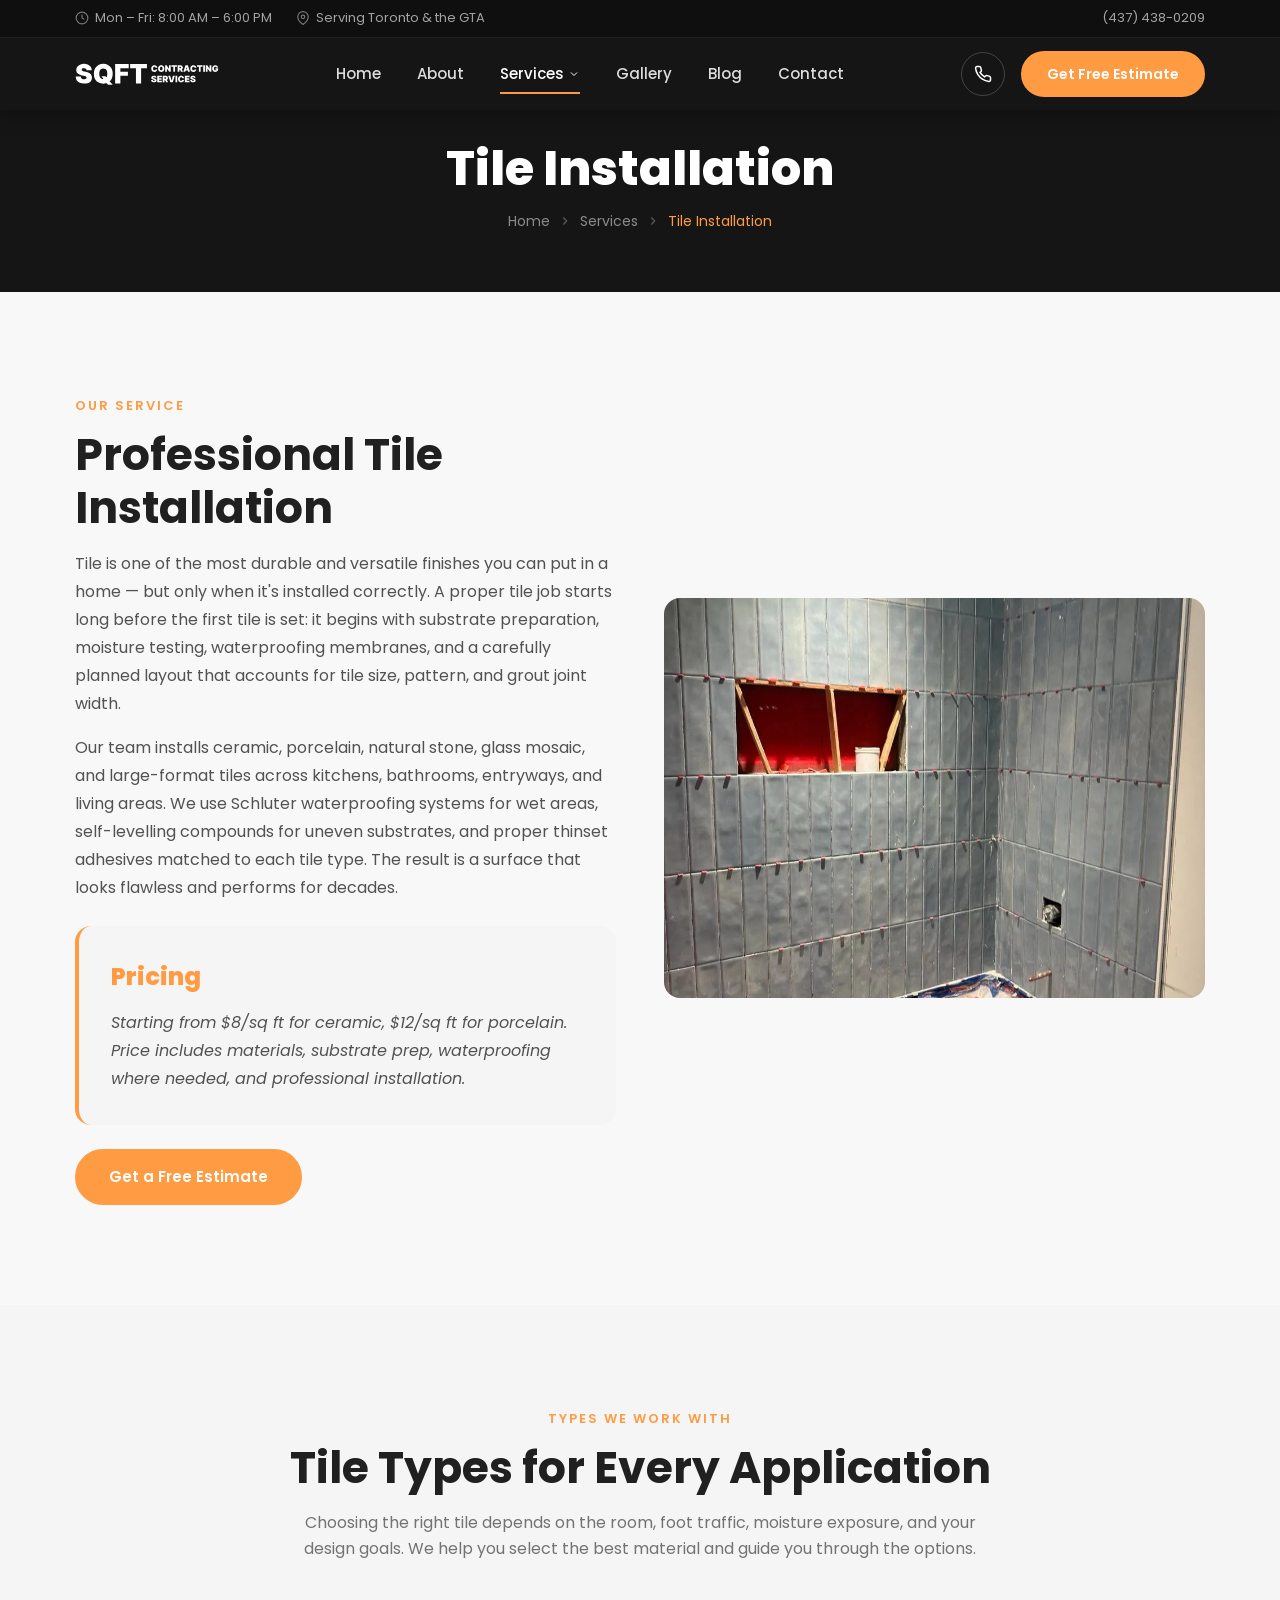
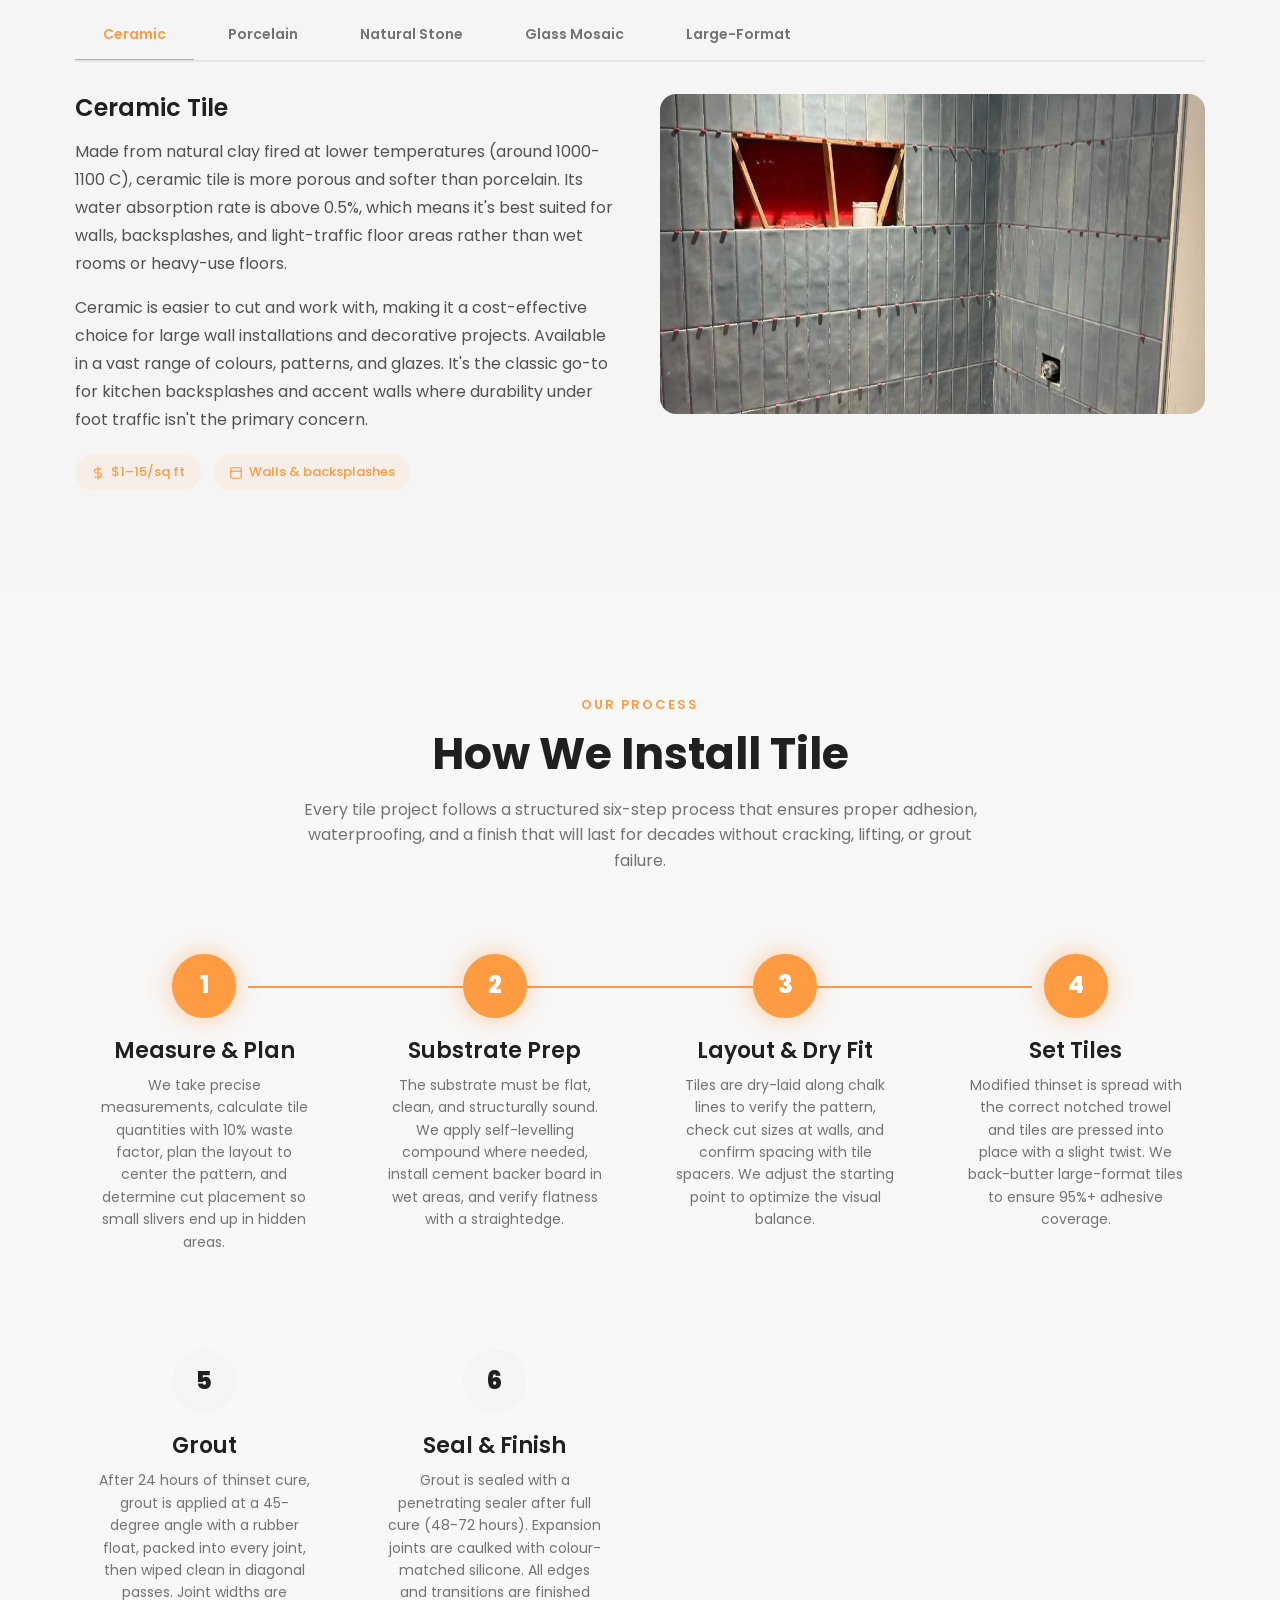
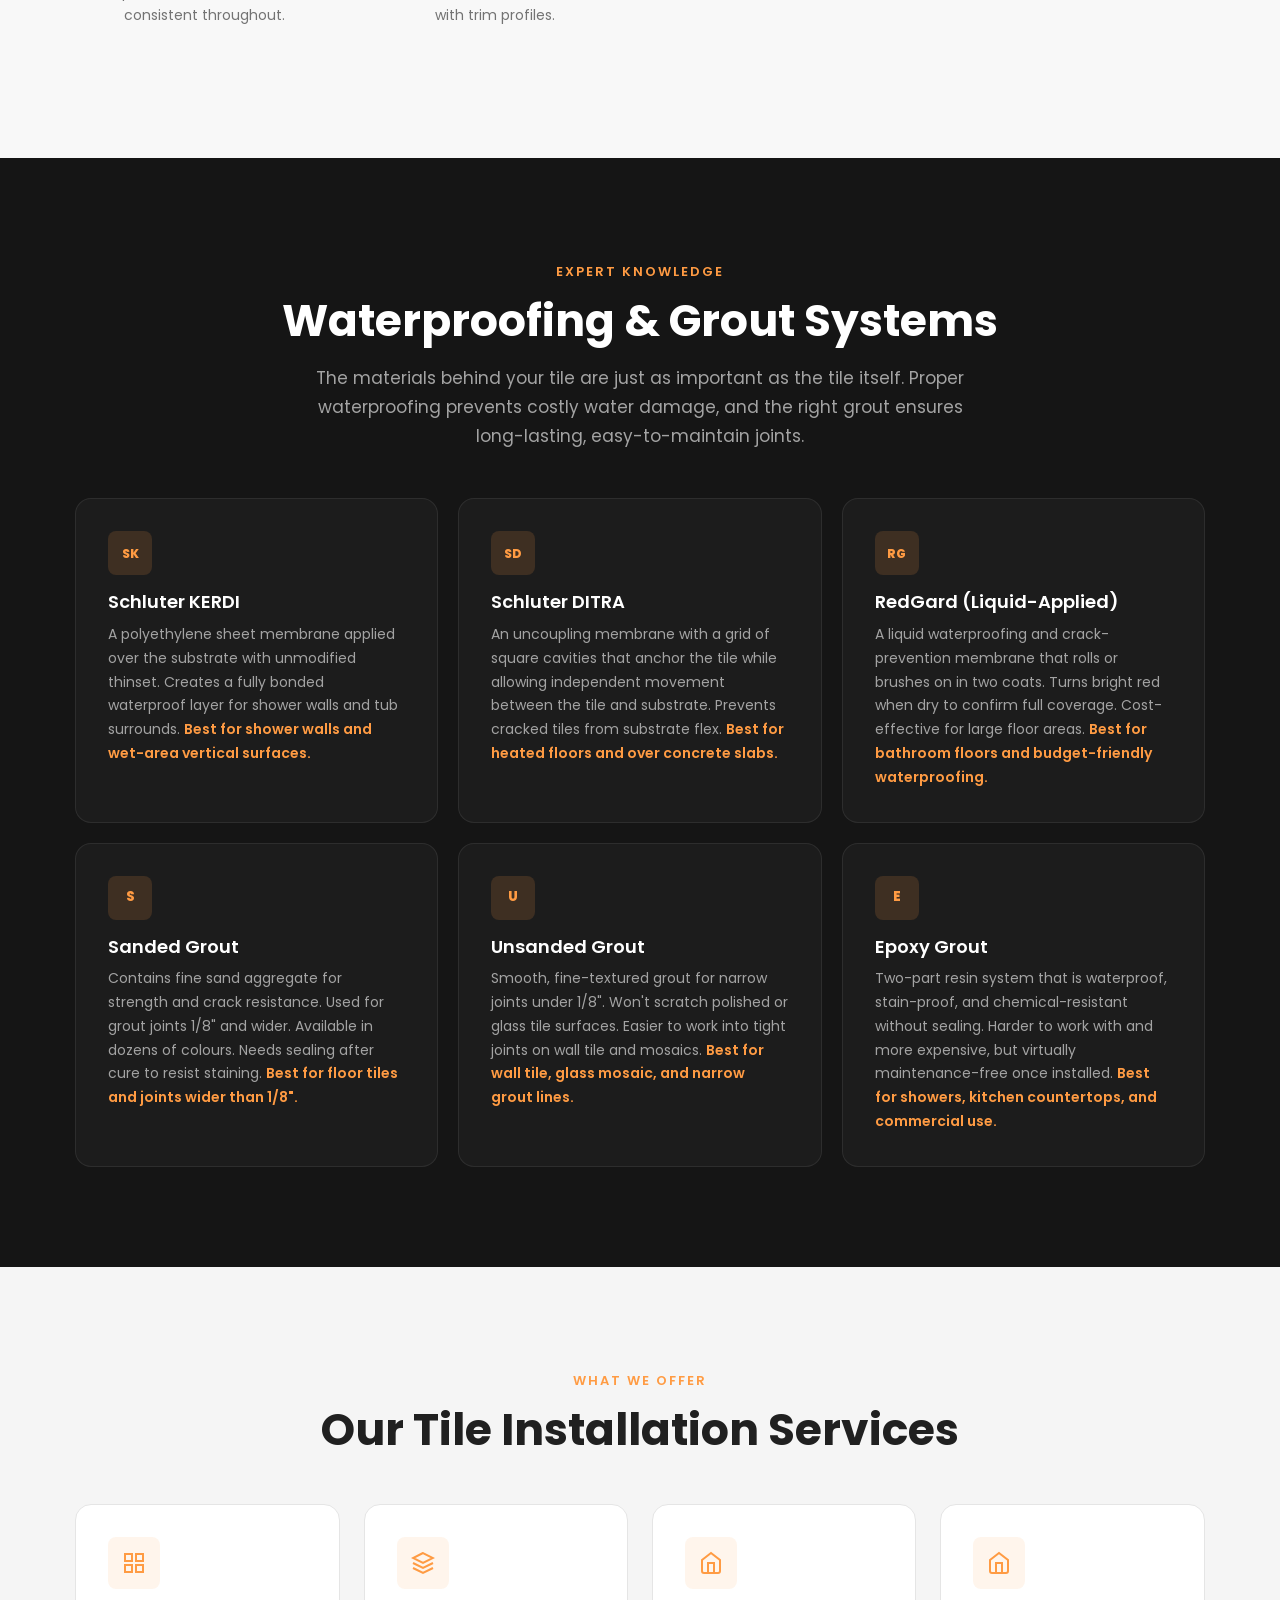
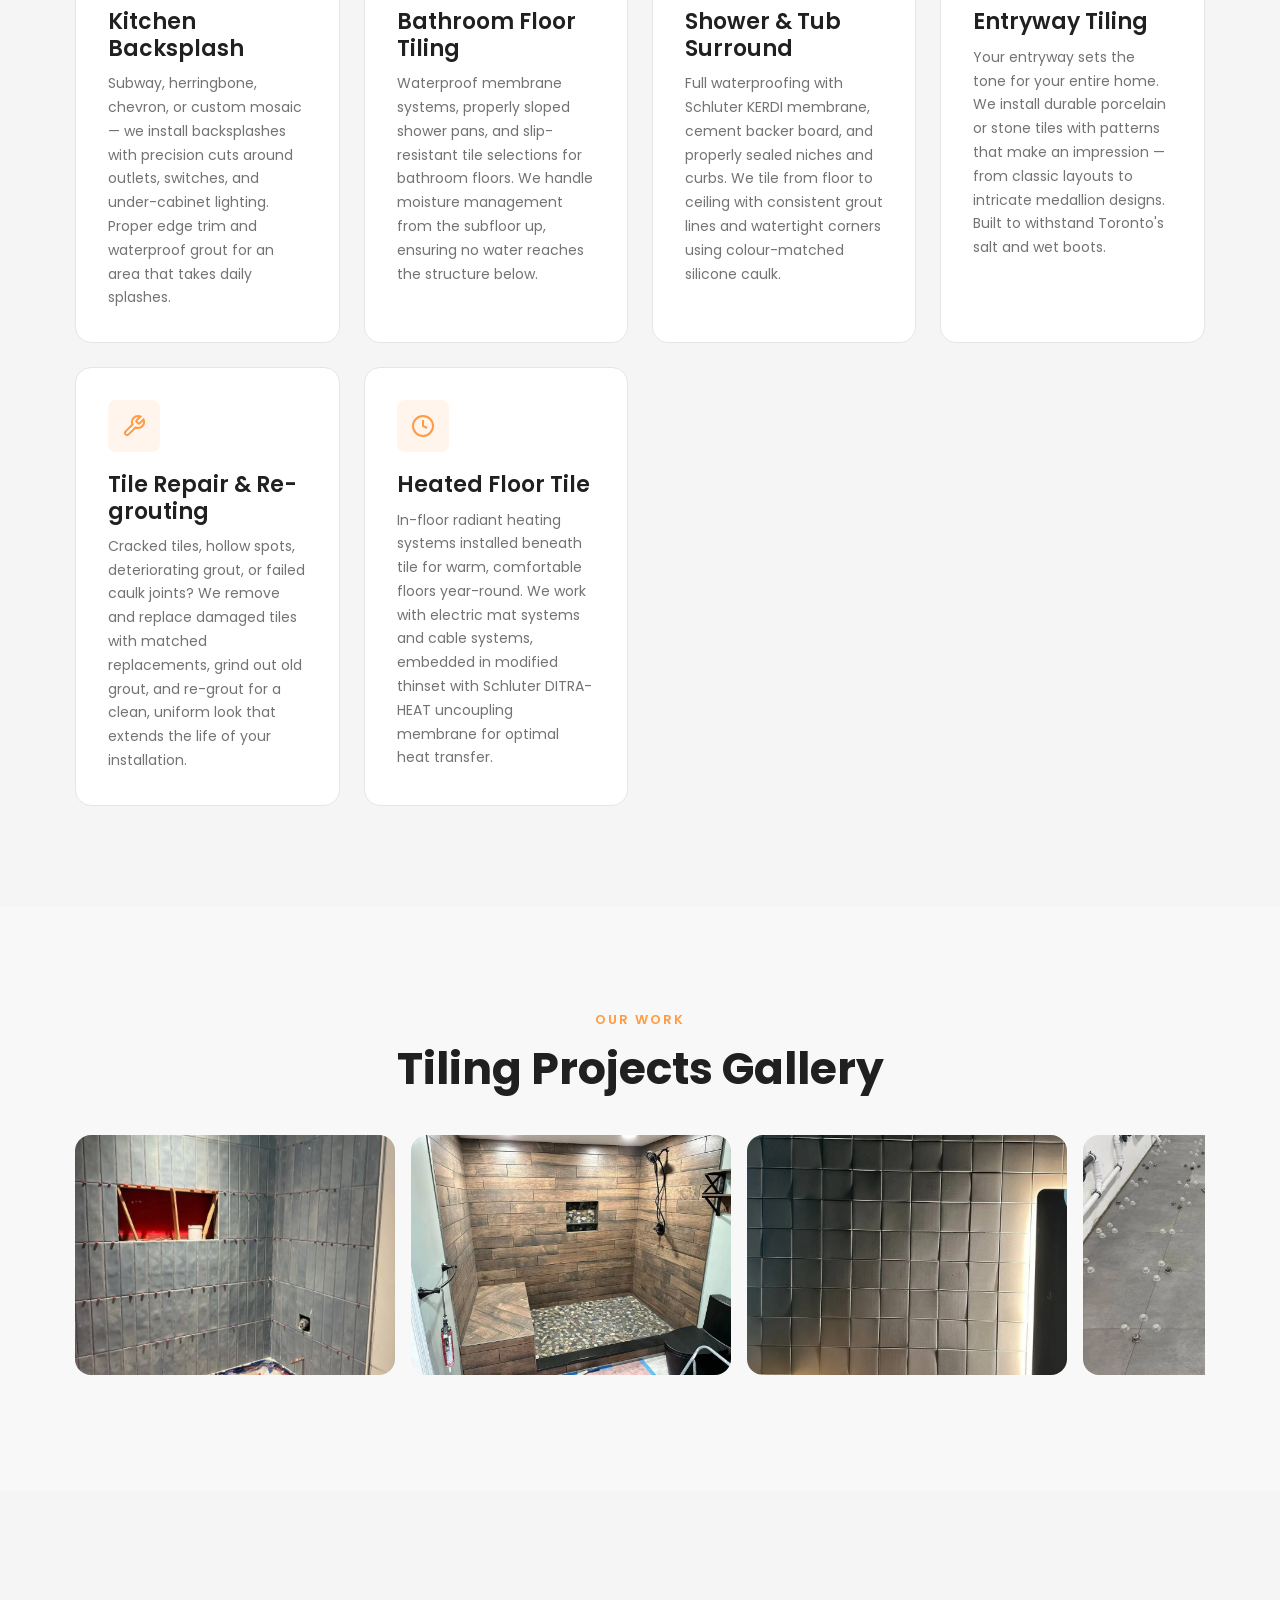
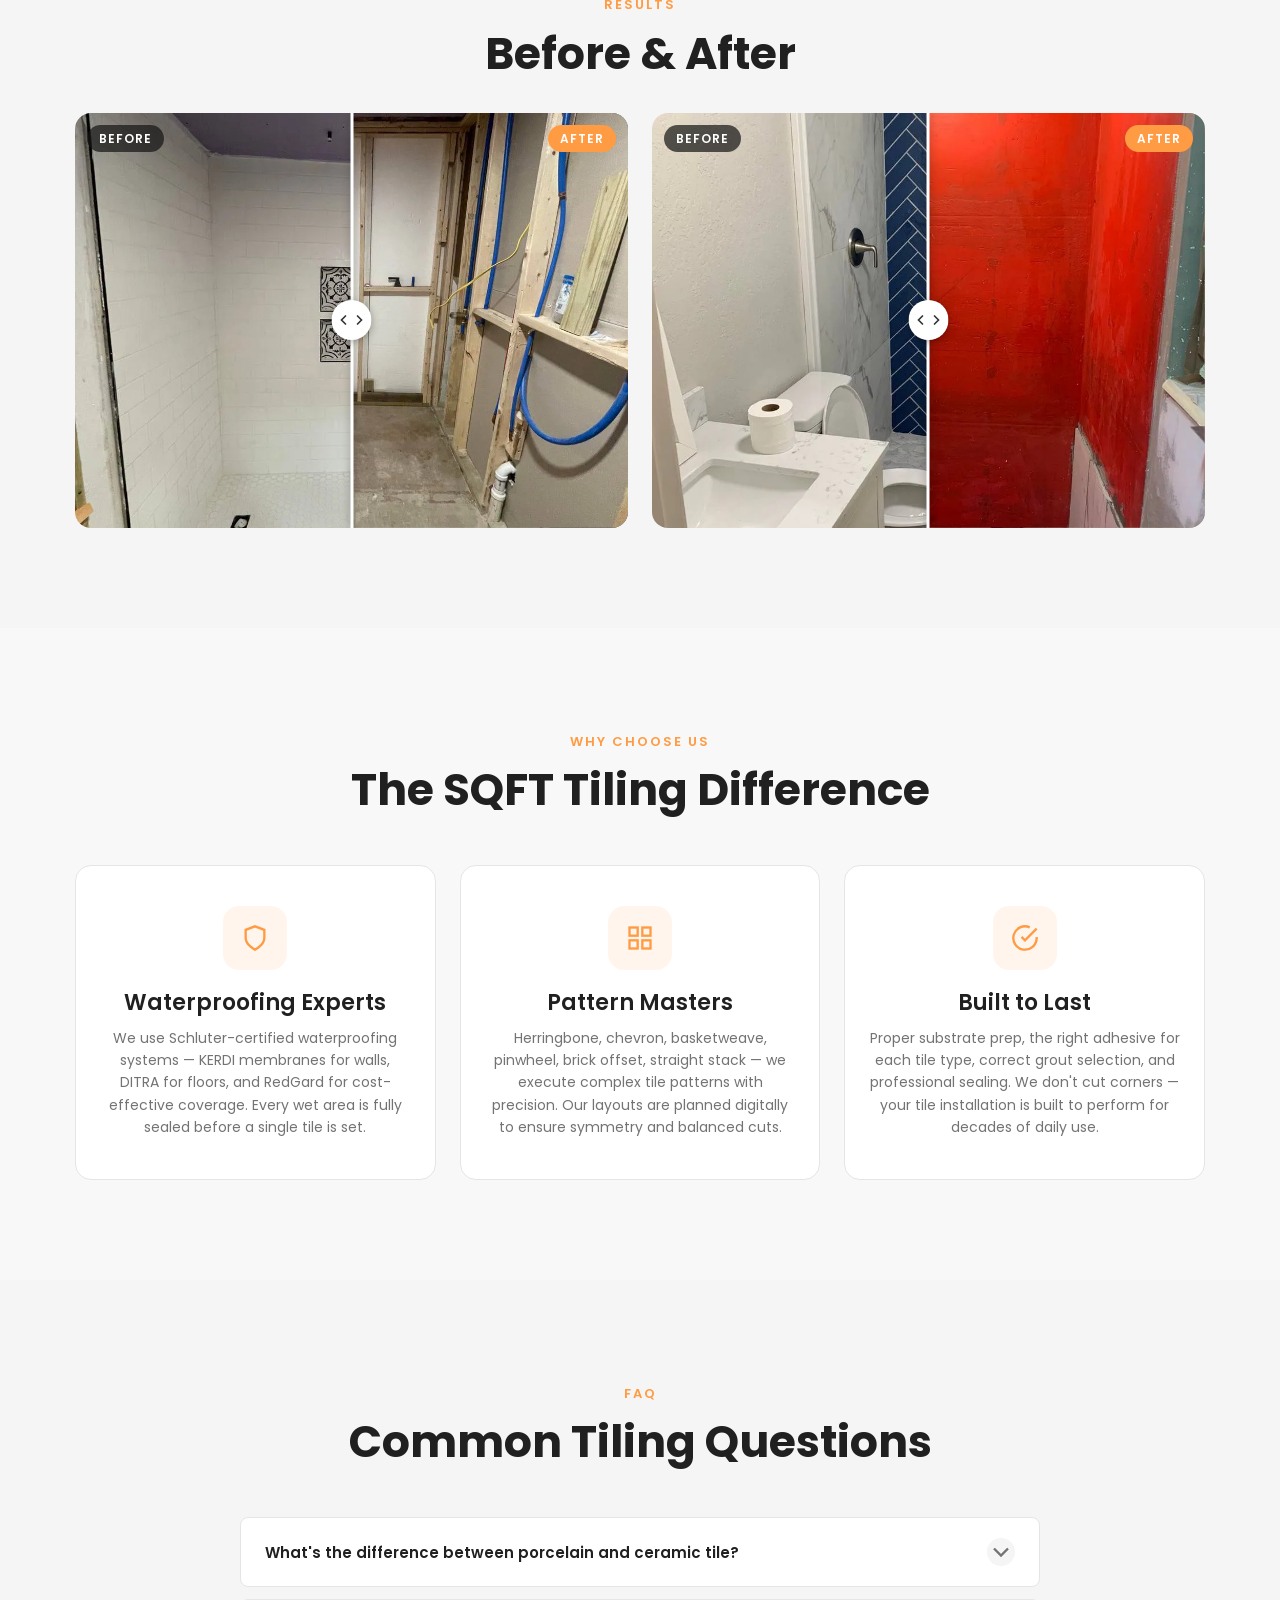
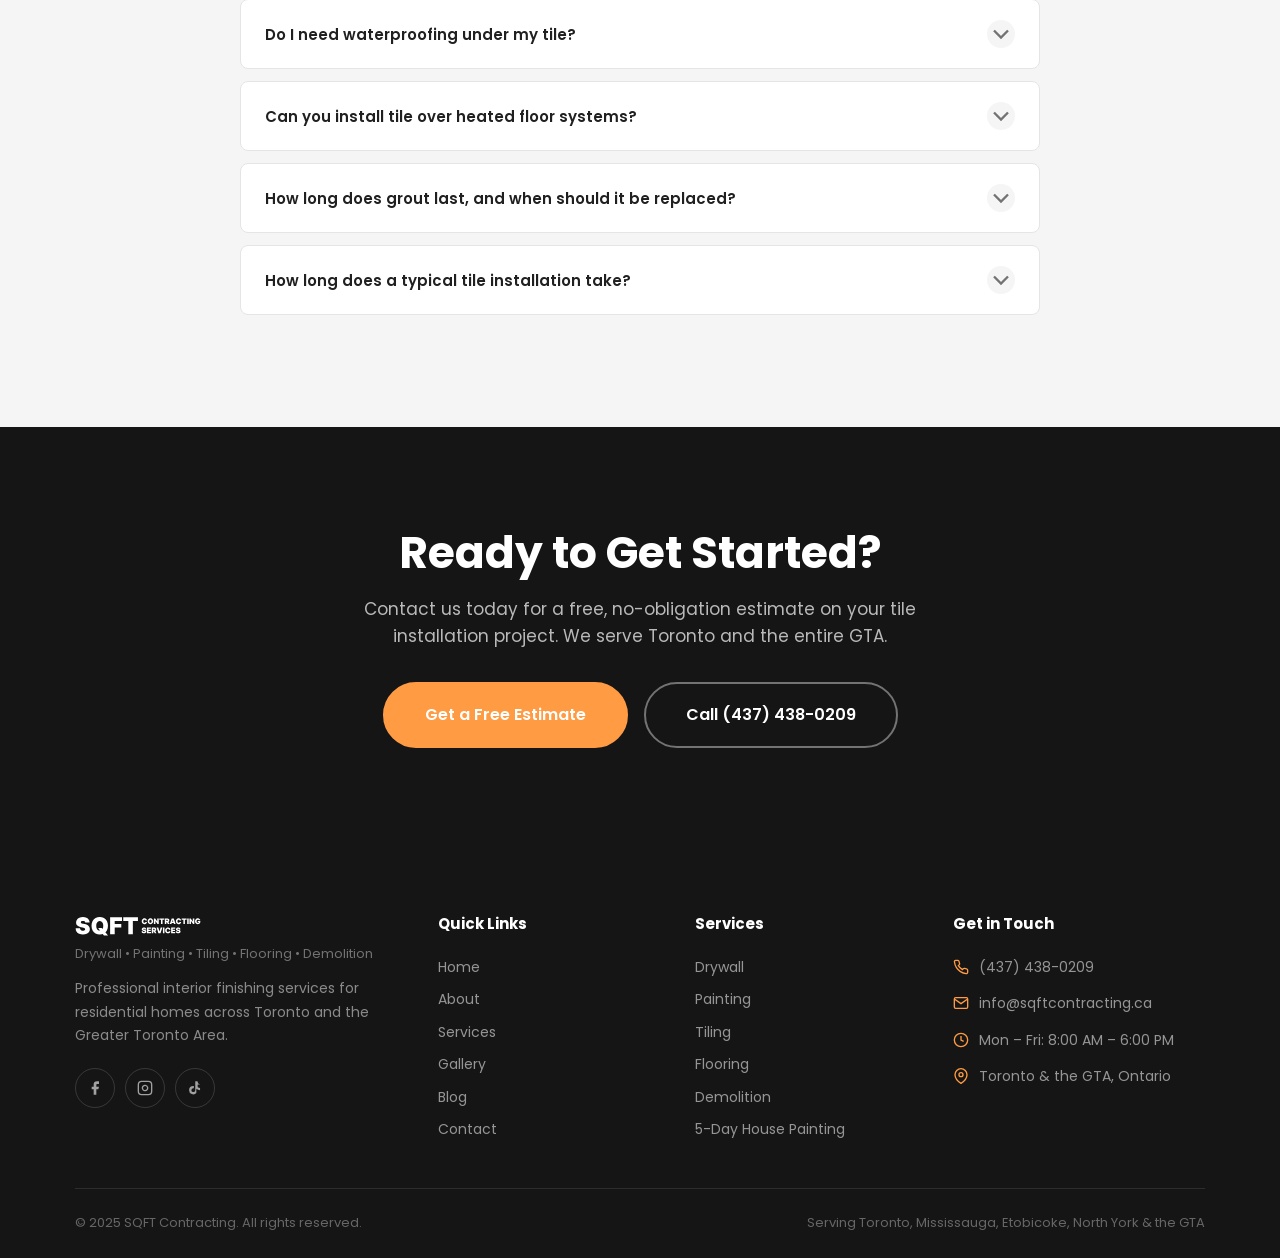
<file: services/tiling.html>
<!DOCTYPE html>
<html lang="en">
<head>
    <meta charset="UTF-8">
    <meta name="viewport" content="width=device-width, initial-scale=1.0">
    <title>Tile Installation — SQFT Contracting | Toronto & GTA</title>
    <meta name="description" content="Professional tile installation for bathrooms, kitchens, backsplashes, and floors in Toronto and the GTA. SQFT Contracting handles ceramic, porcelain, and stone tiles.">
    <meta name="robots" content="index, follow">
    <link rel="preconnect" href="https://fonts.googleapis.com">
    <link rel="preconnect" href="https://fonts.gstatic.com" crossorigin>
    <link href="https://fonts.googleapis.com/css2?family=Poppins:wght@400;500;600;700;800;900&display=swap" rel="stylesheet">
    <link rel="stylesheet" href="../css/style.css">
    <link rel="icon" type="image/svg+xml" href="../favicon.svg">
</head>
<body>

<header class="header header-solid">
    <div class="header-top">
        <div class="container">
            <div class="header-top-left">
                <div class="header-top-item">
                    <svg viewBox="0 0 24 24" fill="none" stroke="currentColor" stroke-width="2"><circle cx="12" cy="12" r="10"/><path d="M12 6v6l4 2"/></svg>
                    Mon – Fri: 8:00 AM – 6:00 PM
                </div>
                <div class="header-top-item">
                    <svg viewBox="0 0 24 24" fill="none" stroke="currentColor" stroke-width="2"><path d="M21 10c0 7-9 13-9 13s-9-6-9-13a9 9 0 0118 0z"/><circle cx="12" cy="10" r="3"/></svg>
                    Serving Toronto &amp; the GTA
                </div>
            </div>
            <div class="header-top-right">
                <a href="tel:+14374380209">(437) 438-0209</a>
            </div>
        </div>
    </div>
    <nav class="nav">
        <div class="container">
            <a href="../index.html" class="nav-logo"><img src="../IMG/logo-white.svg" alt="SQFT Contracting"></a>
            <ul class="nav-menu">
                <li><a href="../index.html" class="nav-link">Home</a></li>
                <li><a href="../about.html" class="nav-link">About</a></li>
                <li class="nav-dropdown">
                    <a href="../services.html" class="nav-link active">
                        Services
                        <svg class="chevron" viewBox="0 0 24 24" fill="none" stroke="currentColor" stroke-width="2"><path d="M6 9l6 6 6-6"/></svg>
                    </a>
                    <ul class="dropdown-menu">
                        <li><a href="drywall.html">Drywall</a></li>
                        <li><a href="painting.html">Painting</a></li>
                        <li><a href="tiling.html">Tiling</a></li>
                        <li><a href="flooring.html">Flooring</a></li>
                        <li><a href="demolition.html">Demolition</a></li>
                        <li><a href="../five-day-house-painting.html">5-Day House Painting</a></li>
                    </ul>
                </li>
                <li><a href="../gallery.html" class="nav-link">Gallery</a></li>
                <li><a href="../blog.html" class="nav-link">Blog</a></li>
                <li><a href="../contact.html" class="nav-link">Contact</a></li>
                <li class="nav-menu-bottom">
                    <a href="tel:+14374380209" class="nav-menu-phone">
                        <svg viewBox="0 0 24 24" fill="none" stroke="currentColor" stroke-width="2"><path d="M22 16.92v3a2 2 0 01-2.18 2 19.79 19.79 0 01-8.63-3.07 19.5 19.5 0 01-6-6 19.79 19.79 0 01-3.07-8.67A2 2 0 014.11 2h3a2 2 0 012 1.72c.127.96.362 1.903.7 2.81a2 2 0 01-.45 2.11L8.09 9.91a16 16 0 006 6l1.27-1.27a2 2 0 012.11-.45c.907.338 1.85.573 2.81.7A2 2 0 0122 16.92z"/></svg>
                        (437) 438-0209
                    </a>
                    <a href="../contact.html" class="nav-menu-cta">Get Free Estimate</a>
                </li>
            </ul>
            <div class="nav-right">
                <a href="tel:+14374380209" class="nav-phone" aria-label="Call us">
                    <svg viewBox="0 0 24 24" fill="none" stroke="currentColor" stroke-width="2"><path d="M22 16.92v3a2 2 0 01-2.18 2 19.79 19.79 0 01-8.63-3.07 19.5 19.5 0 01-6-6 19.79 19.79 0 01-3.07-8.67A2 2 0 014.11 2h3a2 2 0 012 1.72c.127.96.362 1.903.7 2.81a2 2 0 01-.45 2.11L8.09 9.91a16 16 0 006 6l1.27-1.27a2 2 0 012.11-.45c.907.338 1.85.573 2.81.7A2 2 0 0122 16.92z"/></svg>
                </a>
                <a href="../contact.html" class="btn btn-primary btn-sm nav-cta">Get Free Estimate</a>
            </div>
            <button class="nav-toggle" aria-label="Toggle menu">
                <span></span><span></span><span></span>
            </button>
        </div>
    </nav>
</header>

<div class="mobile-backdrop"></div>

<!-- Page Hero -->
<section class="page-hero">
    <div class="container">
        <h1>Tile Installation</h1>
        <div class="breadcrumb">
            <a href="../index.html">Home</a>
            <svg viewBox="0 0 24 24" fill="none" stroke="currentColor" stroke-width="2"><path d="M9 18l6-6-6-6"/></svg>
            <a href="../services.html">Services</a>
            <svg viewBox="0 0 24 24" fill="none" stroke="currentColor" stroke-width="2"><path d="M9 18l6-6-6-6"/></svg>
            <span class="current">Tile Installation</span>
        </div>
    </div>
</section>

<!-- Overview -->
<section class="section">
    <div class="container">
        <div class="service-overview">
            <div class="service-overview-content reveal">
                <span class="section-label">Our Service</span>
                <h2 class="section-title">Professional Tile Installation</h2>
                <p>Tile is one of the most durable and versatile finishes you can put in a home — but only when it's installed correctly. A proper tile job starts long before the first tile is set: it begins with substrate preparation, moisture testing, waterproofing membranes, and a carefully planned layout that accounts for tile size, pattern, and grout joint width.</p>
                <p>Our team installs ceramic, porcelain, natural stone, glass mosaic, and large-format tiles across kitchens, bathrooms, entryways, and living areas. We use Schluter waterproofing systems for wet areas, self-levelling compounds for uneven substrates, and proper thinset adhesives matched to each tile type. The result is a surface that looks flawless and performs for decades.</p>
                <div class="service-pricing-block">
                    <div class="service-pricing-amount">Pricing</div>
                    <p class="service-pricing-note">Starting from $8/sq ft for ceramic, $12/sq ft for porcelain. Price includes materials, substrate prep, waterproofing where needed, and professional installation.</p>
                </div>
                <a href="../contact.html" class="btn btn-primary" style="margin-top:24px">Get a Free Estimate</a>
            </div>
            <div class="service-overview-image reveal">
                <img src="../IMG/tilling.webp" alt="Professional tile installation by SQFT Contracting in Toronto" loading="lazy">
            </div>
        </div>
    </div>
</section>

<!-- Types of Tile — Tabs -->
<section class="section section-gray">
    <div class="container">
        <div class="text-center reveal">
            <span class="section-label">Types We Work With</span>
            <h2 class="section-title">Tile Types for Every Application</h2>
            <p style="max-width:680px;margin:16px auto 0;color:var(--color-gray-500)">Choosing the right tile depends on the room, foot traffic, moisture exposure, and your design goals. We help you select the best material and guide you through the options.</p>
        </div>
        <div class="service-tabs reveal">
            <div class="tab-nav">
                <button class="tab-btn active" data-tab="tab-ceramic">Ceramic</button>
                <button class="tab-btn" data-tab="tab-porcelain">Porcelain</button>
                <button class="tab-btn" data-tab="tab-stone">Natural Stone</button>
                <button class="tab-btn" data-tab="tab-glass">Glass Mosaic</button>
                <button class="tab-btn" data-tab="tab-large">Large-Format</button>
            </div>

            <div id="tab-ceramic" class="tab-panel active">
                <div class="tab-panel-content">
                    <div class="tab-panel-text">
                        <h3>Ceramic Tile</h3>
                        <p>Made from natural clay fired at lower temperatures (around 1000-1100 C), ceramic tile is more porous and softer than porcelain. Its water absorption rate is above 0.5%, which means it's best suited for walls, backsplashes, and light-traffic floor areas rather than wet rooms or heavy-use floors.</p>
                        <p>Ceramic is easier to cut and work with, making it a cost-effective choice for large wall installations and decorative projects. Available in a vast range of colours, patterns, and glazes. It's the classic go-to for kitchen backsplashes and accent walls where durability under foot traffic isn't the primary concern.</p>
                        <div class="tab-panel-meta">
                            <span class="tab-meta-tag"><svg viewBox="0 0 24 24" fill="none" stroke="currentColor" stroke-width="2"><path d="M12 1v22M17 5H9.5a3.5 3.5 0 000 7h5a3.5 3.5 0 010 7H6"/></svg> $1–15/sq ft</span>
                            <span class="tab-meta-tag"><svg viewBox="0 0 24 24" fill="none" stroke="currentColor" stroke-width="2"><rect x="3" y="3" width="18" height="18" rx="2"/><path d="M3 9h18"/></svg> Walls & backsplashes</span>
                        </div>
                    </div>
                    <div class="tab-panel-image">
                        <img src="../IMG/tilling.webp" alt="Ceramic tile installation" loading="lazy">
                    </div>
                </div>
            </div>

            <div id="tab-porcelain" class="tab-panel">
                <div class="tab-panel-content">
                    <div class="tab-panel-text">
                        <h3>Porcelain Tile</h3>
                        <p>Porcelain is made from denser clay fired at much higher temperatures (1200-1400 C), producing a tile that is virtually waterproof with a water absorption rate below 0.5%. This makes it the ideal choice for bathrooms, showers, outdoor spaces, and any area with heavy moisture exposure.</p>
                        <p>Harder and more scratch-resistant than ceramic, porcelain can convincingly mimic natural stone, hardwood, and even concrete. Full-body porcelain has colour that runs through the entire tile, so chips are less visible. Requires a diamond wet saw for precise cuts and a high-quality modified thinset for proper adhesion.</p>
                        <div class="tab-panel-meta">
                            <span class="tab-meta-tag"><svg viewBox="0 0 24 24" fill="none" stroke="currentColor" stroke-width="2"><path d="M12 1v22M17 5H9.5a3.5 3.5 0 000 7h5a3.5 3.5 0 010 7H6"/></svg> $3–30/sq ft</span>
                            <span class="tab-meta-tag"><svg viewBox="0 0 24 24" fill="none" stroke="currentColor" stroke-width="2"><path d="M12 2.69l5.66 5.66a8 8 0 11-11.31 0z"/></svg> Floors, showers, outdoor</span>
                        </div>
                    </div>
                    <div class="tab-panel-image">
                        <img src="../IMG/tilling%20(2).webp" alt="Porcelain tile for floors and showers" loading="lazy">
                    </div>
                </div>
            </div>

            <div id="tab-stone" class="tab-panel">
                <div class="tab-panel-content">
                    <div class="tab-panel-text">
                        <h3>Natural Stone Tile</h3>
                        <p>Marble, granite, slate, travertine, and limestone — each piece is unique, with natural veining and colour variations that no manufactured tile can replicate. Natural stone brings timeless elegance to any space, from bathroom floors to fireplace surrounds.</p>
                        <p>Stone tiles are porous and require sealing both before grouting and periodically after installation to prevent staining and moisture absorption. We use white or colour-matched thinset to avoid bleed-through on translucent stones like marble. Installation demands extra care — stone chips more easily and requires precise handling during cutting.</p>
                        <div class="tab-panel-meta">
                            <span class="tab-meta-tag"><svg viewBox="0 0 24 24" fill="none" stroke="currentColor" stroke-width="2"><path d="M12 1v22M17 5H9.5a3.5 3.5 0 000 7h5a3.5 3.5 0 010 7H6"/></svg> $5–50+/sq ft</span>
                            <span class="tab-meta-tag"><svg viewBox="0 0 24 24" fill="none" stroke="currentColor" stroke-width="2"><circle cx="12" cy="12" r="10"/><path d="M8 12l2 2 4-4"/></svg> Requires sealing</span>
                        </div>
                    </div>
                    <div class="tab-panel-image">
                        <img src="../IMG/tilling%20(3).webp" alt="Natural stone tile installation" loading="lazy">
                    </div>
                </div>
            </div>

            <div id="tab-glass" class="tab-panel">
                <div class="tab-panel-content">
                    <div class="tab-panel-text">
                        <h3>Glass Mosaic Tile</h3>
                        <p>Non-porous and naturally resistant to stains, mold, and mildew, glass mosaic tile reflects light beautifully, adding depth and luminosity to backsplashes, shower niches, and accent walls. Typically mounted on mesh backing for easier installation of small pieces.</p>
                        <p>Glass requires white thinset adhesive — grey thinset will show through and dull the colour. We use non-sanded grout or urethane grout for glass mosaics to avoid scratching the surface. Precise cuts are made with a glass-specific wet saw blade. Best for vertical surfaces and decorative accents rather than high-traffic floor areas.</p>
                        <div class="tab-panel-meta">
                            <span class="tab-meta-tag"><svg viewBox="0 0 24 24" fill="none" stroke="currentColor" stroke-width="2"><path d="M12 1v22M17 5H9.5a3.5 3.5 0 000 7h5a3.5 3.5 0 010 7H6"/></svg> $5–30/sq ft</span>
                            <span class="tab-meta-tag"><svg viewBox="0 0 24 24" fill="none" stroke="currentColor" stroke-width="2"><rect x="3" y="3" width="18" height="18" rx="2"/><path d="M3 9h18"/></svg> Backsplashes & accents</span>
                        </div>
                    </div>
                    <div class="tab-panel-image">
                        <img src="../IMG/tilling%20(4).webp" alt="Glass mosaic tile for backsplashes" loading="lazy">
                    </div>
                </div>
            </div>

            <div id="tab-large" class="tab-panel">
                <div class="tab-panel-content">
                    <div class="tab-panel-text">
                        <h3>Large-Format Tile</h3>
                        <p>Any tile with one side exceeding 15 inches qualifies as large-format — common sizes include 24x24, 24x48, and even 48x48 inches. Fewer grout lines create a sleek, modern, almost seamless look that makes spaces feel larger and more open.</p>
                        <p>Large-format tile demands a perfectly flat substrate — even slight unevenness creates lippage (uneven tile edges). We use self-levelling compound and verify flatness with a 10-foot straightedge before setting. Back-buttering is essential — adhesive is applied to both the substrate and the back of the tile to ensure 95%+ coverage. These tiles require suction-cup handling tools and extra care during installation.</p>
                        <div class="tab-panel-meta">
                            <span class="tab-meta-tag"><svg viewBox="0 0 24 24" fill="none" stroke="currentColor" stroke-width="2"><rect x="3" y="3" width="18" height="18" rx="2"/><path d="M3 9h18"/></svg> 15"+ per side</span>
                            <span class="tab-meta-tag"><svg viewBox="0 0 24 24" fill="none" stroke="currentColor" stroke-width="2"><circle cx="12" cy="12" r="10"/><path d="M8 12l2 2 4-4"/></svg> Modern seamless look</span>
                        </div>
                    </div>
                    <div class="tab-panel-image">
                        <img src="../IMG/tilling.webp" alt="Large-format tile installation" loading="lazy">
                    </div>
                </div>
            </div>
        </div>
    </div>
</section>

<!-- Our Process -->
<section class="section">
    <div class="container">
        <div class="text-center reveal">
            <span class="section-label">Our Process</span>
            <h2 class="section-title">How We Install Tile</h2>
            <p style="max-width:680px;margin:16px auto 0;color:var(--color-gray-500)">Every tile project follows a structured six-step process that ensures proper adhesion, waterproofing, and a finish that will last for decades without cracking, lifting, or grout failure.</p>
        </div>
        <div class="process-grid reveal-group">
            <div class="process-card">
                <div class="process-number">1</div>
                <h3>Measure & Plan</h3>
                <p>We take precise measurements, calculate tile quantities with 10% waste factor, plan the layout to center the pattern, and determine cut placement so small slivers end up in hidden areas.</p>
            </div>
            <div class="process-card">
                <div class="process-number">2</div>
                <h3>Substrate Prep</h3>
                <p>The substrate must be flat, clean, and structurally sound. We apply self-levelling compound where needed, install cement backer board in wet areas, and verify flatness with a straightedge.</p>
            </div>
            <div class="process-card">
                <div class="process-number">3</div>
                <h3>Layout & Dry Fit</h3>
                <p>Tiles are dry-laid along chalk lines to verify the pattern, check cut sizes at walls, and confirm spacing with tile spacers. We adjust the starting point to optimize the visual balance.</p>
            </div>
            <div class="process-card">
                <div class="process-number">4</div>
                <h3>Set Tiles</h3>
                <p>Modified thinset is spread with the correct notched trowel and tiles are pressed into place with a slight twist. We back-butter large-format tiles to ensure 95%+ adhesive coverage.</p>
            </div>
            <div class="process-card">
                <div class="process-number">5</div>
                <h3>Grout</h3>
                <p>After 24 hours of thinset cure, grout is applied at a 45-degree angle with a rubber float, packed into every joint, then wiped clean in diagonal passes. Joint widths are consistent throughout.</p>
            </div>
            <div class="process-card">
                <div class="process-number">6</div>
                <h3>Seal & Finish</h3>
                <p>Grout is sealed with a penetrating sealer after full cure (48-72 hours). Expansion joints are caulked with colour-matched silicone. All edges and transitions are finished with trim profiles.</p>
            </div>
        </div>
    </div>
</section>

<!-- Waterproofing & Grout — Dark Section -->
<section class="section dark-section">
    <div class="container">
        <div class="text-center reveal">
            <span class="section-label">Expert Knowledge</span>
            <h2 class="section-title">Waterproofing & Grout Systems</h2>
            <p class="section-subtitle" style="max-width:680px;margin:16px auto 0">The materials behind your tile are just as important as the tile itself. Proper waterproofing prevents costly water damage, and the right grout ensures long-lasting, easy-to-maintain joints.</p>
        </div>
        <div class="info-grid reveal-group">
            <div class="info-card">
                <div class="info-card-badge" style="font-size:12px">SK</div>
                <h3>Schluter KERDI</h3>
                <p>A polyethylene sheet membrane applied over the substrate with unmodified thinset. Creates a fully bonded waterproof layer for shower walls and tub surrounds. <span class="accent-text">Best for shower walls and wet-area vertical surfaces.</span></p>
            </div>
            <div class="info-card">
                <div class="info-card-badge" style="font-size:12px">SD</div>
                <h3>Schluter DITRA</h3>
                <p>An uncoupling membrane with a grid of square cavities that anchor the tile while allowing independent movement between the tile and substrate. Prevents cracked tiles from substrate flex. <span class="accent-text">Best for heated floors and over concrete slabs.</span></p>
            </div>
            <div class="info-card">
                <div class="info-card-badge" style="font-size:12px">RG</div>
                <h3>RedGard (Liquid-Applied)</h3>
                <p>A liquid waterproofing and crack-prevention membrane that rolls or brushes on in two coats. Turns bright red when dry to confirm full coverage. Cost-effective for large floor areas. <span class="accent-text">Best for bathroom floors and budget-friendly waterproofing.</span></p>
            </div>
            <div class="info-card">
                <div class="info-card-badge" style="font-size:13px">S</div>
                <h3>Sanded Grout</h3>
                <p>Contains fine sand aggregate for strength and crack resistance. Used for grout joints 1/8" and wider. Available in dozens of colours. Needs sealing after cure to resist staining. <span class="accent-text">Best for floor tiles and joints wider than 1/8".</span></p>
            </div>
            <div class="info-card">
                <div class="info-card-badge" style="font-size:13px">U</div>
                <h3>Unsanded Grout</h3>
                <p>Smooth, fine-textured grout for narrow joints under 1/8". Won't scratch polished or glass tile surfaces. Easier to work into tight joints on wall tile and mosaics. <span class="accent-text">Best for wall tile, glass mosaic, and narrow grout lines.</span></p>
            </div>
            <div class="info-card">
                <div class="info-card-badge" style="font-size:13px">E</div>
                <h3>Epoxy Grout</h3>
                <p>Two-part resin system that is waterproof, stain-proof, and chemical-resistant without sealing. Harder to work with and more expensive, but virtually maintenance-free once installed. <span class="accent-text">Best for showers, kitchen countertops, and commercial use.</span></p>
            </div>
        </div>
    </div>
</section>

<!-- What We Offer -->
<section class="section section-gray">
    <div class="container">
        <div class="text-center reveal">
            <span class="section-label">What We Offer</span>
            <h2 class="section-title">Our Tile Installation Services</h2>
        </div>
        <div class="subservice-grid reveal-group">
            <div class="subservice-card">
                <div class="subservice-icon"><svg viewBox="0 0 24 24" fill="none" stroke="currentColor" stroke-width="2"><rect x="3" y="3" width="7" height="7"/><rect x="14" y="3" width="7" height="7"/><rect x="3" y="14" width="7" height="7"/><rect x="14" y="14" width="7" height="7"/></svg></div>
                <h3>Kitchen Backsplash</h3>
                <p>Subway, herringbone, chevron, or custom mosaic — we install backsplashes with precision cuts around outlets, switches, and under-cabinet lighting. Proper edge trim and waterproof grout for an area that takes daily splashes.</p>
            </div>
            <div class="subservice-card">
                <div class="subservice-icon"><svg viewBox="0 0 24 24" fill="none" stroke="currentColor" stroke-width="2"><path d="M12 2L2 7l10 5 10-5-10-5z"/><path d="M2 17l10 5 10-5"/><path d="M2 12l10 5 10-5"/></svg></div>
                <h3>Bathroom Floor Tiling</h3>
                <p>Waterproof membrane systems, properly sloped shower pans, and slip-resistant tile selections for bathroom floors. We handle moisture management from the subfloor up, ensuring no water reaches the structure below.</p>
            </div>
            <div class="subservice-card">
                <div class="subservice-icon"><svg viewBox="0 0 24 24" fill="none" stroke="currentColor" stroke-width="2"><path d="M3 9l9-7 9 7v11a2 2 0 01-2 2H5a2 2 0 01-2-2z"/><polyline points="9 22 9 12 15 12 15 22"/></svg></div>
                <h3>Shower & Tub Surround</h3>
                <p>Full waterproofing with Schluter KERDI membrane, cement backer board, and properly sealed niches and curbs. We tile from floor to ceiling with consistent grout lines and watertight corners using colour-matched silicone caulk.</p>
            </div>
            <div class="subservice-card">
                <div class="subservice-icon"><svg viewBox="0 0 24 24" fill="none" stroke="currentColor" stroke-width="2"><path d="M3 9l9-7 9 7v11a2 2 0 01-2 2H5a2 2 0 01-2-2z"/><path d="M9 22V12h6v10"/></svg></div>
                <h3>Entryway Tiling</h3>
                <p>Your entryway sets the tone for your entire home. We install durable porcelain or stone tiles with patterns that make an impression — from classic layouts to intricate medallion designs. Built to withstand Toronto's salt and wet boots.</p>
            </div>
            <div class="subservice-card">
                <div class="subservice-icon"><svg viewBox="0 0 24 24" fill="none" stroke="currentColor" stroke-width="2"><path d="M14.7 6.3a1 1 0 000 1.4l1.6 1.6a1 1 0 001.4 0l3.77-3.77a6 6 0 01-7.94 7.94l-6.91 6.91a2.12 2.12 0 01-3-3l6.91-6.91a6 6 0 017.94-7.94l-3.76 3.76z"/></svg></div>
                <h3>Tile Repair & Re-grouting</h3>
                <p>Cracked tiles, hollow spots, deteriorating grout, or failed caulk joints? We remove and replace damaged tiles with matched replacements, grind out old grout, and re-grout for a clean, uniform look that extends the life of your installation.</p>
            </div>
            <div class="subservice-card">
                <div class="subservice-icon"><svg viewBox="0 0 24 24" fill="none" stroke="currentColor" stroke-width="2"><circle cx="12" cy="12" r="10"/><path d="M12 6v6l4 2"/></svg></div>
                <h3>Heated Floor Tile</h3>
                <p>In-floor radiant heating systems installed beneath tile for warm, comfortable floors year-round. We work with electric mat systems and cable systems, embedded in modified thinset with Schluter DITRA-HEAT uncoupling membrane for optimal heat transfer.</p>
            </div>
        </div>
    </div>
</section>

<!-- Gallery Strip -->
<section class="section">
    <div class="container">
        <div class="text-center reveal">
            <span class="section-label">Our Work</span>
            <h2 class="section-title">Tiling Projects Gallery</h2>
        </div>
        <div class="gallery-strip">
            <div class="gallery-strip-item"><img src="../IMG/tilling.webp" alt="Tile installation project" loading="lazy"></div>
            <div class="gallery-strip-item"><img src="../IMG/tilling%20(2).webp" alt="Porcelain tile flooring" loading="lazy"></div>
            <div class="gallery-strip-item"><img src="../IMG/tilling%20(3).webp" alt="Natural stone tile work" loading="lazy"></div>
            <div class="gallery-strip-item"><img src="../IMG/tilling%20(4).webp" alt="Glass mosaic backsplash" loading="lazy"></div>
            <div class="gallery-strip-item"><img src="../IMG/tiling%20after'.webp" alt="Completed tiling project" loading="lazy"></div>
            <div class="gallery-strip-item"><img src="../IMG/tiling%20after'%20(2).webp" alt="Finished bathroom tiling" loading="lazy"></div>
        </div>
    </div>
</section>

<!-- Before & After -->
<section class="section section-gray">
    <div class="container">
        <div class="text-center reveal">
            <span class="section-label">Results</span>
            <h2 class="section-title">Before & After</h2>
        </div>
        <div class="ba-grid">
            <div>
                <div class="ba-slider reveal">
                    <img src="../IMG/tiling%20after'.webp" alt="After tiling">
                    <img src="../IMG/tilling%20before.webp" alt="Before tiling" class="ba-after">
                    <div class="ba-handle"><span></span></div>
                    <div class="ba-label ba-label-before">Before</div>
                    <div class="ba-label ba-label-after">After</div>
                </div>
            </div>
            <div>
                <div class="ba-slider reveal">
                    <img src="../IMG/tiling%20after'%20(2).webp" alt="After tiling">
                    <img src="../IMG/tilling%20before%20(2).webp" alt="Before tiling" class="ba-after">
                    <div class="ba-handle"><span></span></div>
                    <div class="ba-label ba-label-before">Before</div>
                    <div class="ba-label ba-label-after">After</div>
                </div>
            </div>
        </div>
    </div>
</section>

<!-- Why Choose Us -->
<section class="section">
    <div class="container">
        <div class="text-center reveal">
            <span class="section-label">Why Choose Us</span>
            <h2 class="section-title">The SQFT Tiling Difference</h2>
        </div>
        <div class="features-grid reveal-group">
            <div class="feature-card">
                <div class="feature-icon"><svg viewBox="0 0 24 24" fill="none" stroke="currentColor" stroke-width="2"><path d="M12 22s8-4 8-10V5l-8-3-8 3v7c0 6 8 10 8 10z"/></svg></div>
                <h3>Waterproofing Experts</h3>
                <p>We use Schluter-certified waterproofing systems — KERDI membranes for walls, DITRA for floors, and RedGard for cost-effective coverage. Every wet area is fully sealed before a single tile is set.</p>
            </div>
            <div class="feature-card">
                <div class="feature-icon"><svg viewBox="0 0 24 24" fill="none" stroke="currentColor" stroke-width="2"><rect x="3" y="3" width="7" height="7"/><rect x="14" y="3" width="7" height="7"/><rect x="3" y="14" width="7" height="7"/><rect x="14" y="14" width="7" height="7"/></svg></div>
                <h3>Pattern Masters</h3>
                <p>Herringbone, chevron, basketweave, pinwheel, brick offset, straight stack — we execute complex tile patterns with precision. Our layouts are planned digitally to ensure symmetry and balanced cuts.</p>
            </div>
            <div class="feature-card">
                <div class="feature-icon"><svg viewBox="0 0 24 24" fill="none" stroke="currentColor" stroke-width="2"><path d="M22 11.08V12a10 10 0 11-5.93-9.14"/><path d="M22 4L12 14.01l-3-3"/></svg></div>
                <h3>Built to Last</h3>
                <p>Proper substrate prep, the right adhesive for each tile type, correct grout selection, and professional sealing. We don't cut corners — your tile installation is built to perform for decades of daily use.</p>
            </div>
        </div>
    </div>
</section>

<!-- FAQ -->
<section class="section section-gray">
    <div class="container">
        <div class="text-center reveal">
            <span class="section-label">FAQ</span>
            <h2 class="section-title">Common Tiling Questions</h2>
        </div>
        <div class="faq-list reveal">
            <div class="faq-item">
                <button class="faq-question">
                    What's the difference between porcelain and ceramic tile?
                    <span class="faq-icon"><svg viewBox="0 0 24 24" fill="none" stroke="currentColor" stroke-width="2"><path d="M6 9l6 6 6-6"/></svg></span>
                </button>
                <div class="faq-answer"><div class="faq-answer-inner">
                    Both are made from clay, but porcelain is fired at much higher temperatures (1200-1400 C vs 1000-1100 C), making it denser, harder, and less porous. Porcelain has a water absorption rate below 0.5%, while ceramic absorbs more moisture. This means porcelain is better for floors, wet areas, and outdoor use, while ceramic works well for walls, backsplashes, and light-duty applications. Porcelain costs more but offers superior durability and longevity.
                </div></div>
            </div>
            <div class="faq-item">
                <button class="faq-question">
                    Do I need waterproofing under my tile?
                    <span class="faq-icon"><svg viewBox="0 0 24 24" fill="none" stroke="currentColor" stroke-width="2"><path d="M6 9l6 6 6-6"/></svg></span>
                </button>
                <div class="faq-answer"><div class="faq-answer-inner">
                    Yes, for any area exposed to direct water — showers, tub surrounds, and steam rooms — a waterproofing membrane is essential. Tile and grout are not waterproof on their own; water will eventually penetrate through grout joints and reach the substrate, causing mold, rot, and structural damage. We use Schluter KERDI sheet membranes for walls and DITRA or RedGard for floors. Even bathroom floors outside the shower benefit from waterproofing as a preventative measure.
                </div></div>
            </div>
            <div class="faq-item">
                <button class="faq-question">
                    Can you install tile over heated floor systems?
                    <span class="faq-icon"><svg viewBox="0 0 24 24" fill="none" stroke="currentColor" stroke-width="2"><path d="M6 9l6 6 6-6"/></svg></span>
                </button>
                <div class="faq-answer"><div class="faq-answer-inner">
                    Absolutely — tile is the ideal flooring for radiant heat systems because it conducts and retains heat efficiently. We install electric heating mats or cable systems embedded in modified thinset, often paired with Schluter DITRA-HEAT uncoupling membrane for optimal heat distribution. The system is tested before tiling begins, and we use flexible modified thinset that can withstand the thermal expansion and contraction cycles without cracking.
                </div></div>
            </div>
            <div class="faq-item">
                <button class="faq-question">
                    How long does grout last, and when should it be replaced?
                    <span class="faq-icon"><svg viewBox="0 0 24 24" fill="none" stroke="currentColor" stroke-width="2"><path d="M6 9l6 6 6-6"/></svg></span>
                </button>
                <div class="faq-answer"><div class="faq-answer-inner">
                    Properly installed and sealed cement grout typically lasts 15-20 years, though high-traffic areas may show wear sooner. Signs that grout needs attention include crumbling, cracking, discolouration that won't clean, or gaps forming between the grout and tile edges. Epoxy grout lasts even longer — often the lifetime of the tile itself. We recommend re-sealing cement grout every 1-2 years in wet areas to extend its lifespan and prevent staining.
                </div></div>
            </div>
            <div class="faq-item">
                <button class="faq-question">
                    How long does a typical tile installation take?
                    <span class="faq-icon"><svg viewBox="0 0 24 24" fill="none" stroke="currentColor" stroke-width="2"><path d="M6 9l6 6 6-6"/></svg></span>
                </button>
                <div class="faq-answer"><div class="faq-answer-inner">
                    Timeline depends on the area size and complexity. A standard kitchen backsplash takes 1-2 days. A bathroom floor takes 2-3 days. A full shower surround with waterproofing, tile, and grout takes 4-6 days. These timelines include required cure times — thinset needs 24 hours before grouting, and grout needs 48-72 hours before sealing. We'll provide a detailed schedule during your free estimate so you know exactly what to expect.
                </div></div>
            </div>
        </div>
    </div>
</section>

<!-- CTA -->
<section class="cta-section">
    <div class="container">
        <h2>Ready to Get Started?</h2>
        <p>Contact us today for a free, no-obligation estimate on your tile installation project. We serve Toronto and the entire GTA.</p>
        <div class="cta-buttons">
            <a href="../contact.html" class="btn btn-primary btn-lg">Get a Free Estimate</a>
            <a href="tel:+14374380209" class="btn btn-outline-light btn-lg">Call (437) 438-0209</a>
        </div>
    </div>
</section>

<!-- Footer -->
<footer class="footer">
    <div class="container">
        <div class="footer-main">
            <div class="footer-brand">
                <div class="footer-logo"><img src="../IMG/logo-white.svg" alt="SQFT Contracting"></div>
                <div class="footer-tagline">Drywall &bull; Painting &bull; Tiling &bull; Flooring &bull; Demolition</div>
                <p>Professional interior finishing services for residential homes across Toronto and the Greater Toronto Area.</p>
                <div class="footer-social">
                    <a href="#" aria-label="Facebook"><svg viewBox="0 0 24 24" fill="currentColor"><path d="M18 2h-3a5 5 0 00-5 5v3H7v4h3v8h4v-8h3l1-4h-4V7a1 1 0 011-1h3z"/></svg></a>
                    <a href="#" aria-label="Instagram"><svg viewBox="0 0 24 24" fill="none" stroke="currentColor" stroke-width="2"><rect x="2" y="2" width="20" height="20" rx="5" ry="5"/><path d="M16 11.37A4 4 0 1112.63 8 4 4 0 0116 11.37z"/><line x1="17.5" y1="6.5" x2="17.51" y2="6.5"/></svg></a>
                    <a href="#" aria-label="TikTok"><svg viewBox="0 0 24 24" fill="currentColor"><path d="M19.59 6.69a4.83 4.83 0 01-3.77-4.25V2h-3.45v13.67a2.89 2.89 0 01-2.88 2.5 2.89 2.89 0 01-2.89-2.89 2.89 2.89 0 012.89-2.89c.28 0 .54.04.79.1v-3.49a6.37 6.37 0 00-.79-.05A6.34 6.34 0 003.15 15.2a6.34 6.34 0 0010.86 4.48V13.2a8.16 8.16 0 005.58 2.17V12a4.83 4.83 0 01-3.58-1.63V6.69h3.58z"/></svg></a>
                </div>
            </div>
            <div>
                <div class="footer-heading">Quick Links</div>
                <div class="footer-links">
                    <a href="../index.html">Home</a>
                    <a href="../about.html">About</a>
                    <a href="../services.html">Services</a>
                    <a href="../gallery.html">Gallery</a>
                    <a href="../blog.html">Blog</a>
                    <a href="../contact.html">Contact</a>
                </div>
            </div>
            <div>
                <div class="footer-heading">Services</div>
                <div class="footer-links">
                    <a href="drywall.html">Drywall</a>
                    <a href="painting.html">Painting</a>
                    <a href="tiling.html">Tiling</a>
                    <a href="flooring.html">Flooring</a>
                    <a href="demolition.html">Demolition</a>
                    <a href="../five-day-house-painting.html">5-Day House Painting</a>
                </div>
            </div>
            <div>
                <div class="footer-heading">Get in Touch</div>
                <div class="footer-contact-item">
                    <svg viewBox="0 0 24 24" fill="none" stroke="currentColor" stroke-width="2"><path d="M22 16.92v3a2 2 0 01-2.18 2 19.79 19.79 0 01-8.63-3.07 19.5 19.5 0 01-6-6 19.79 19.79 0 01-3.07-8.67A2 2 0 014.11 2h3a2 2 0 012 1.72c.127.96.362 1.903.7 2.81a2 2 0 01-.45 2.11L8.09 9.91a16 16 0 006 6l1.27-1.27a2 2 0 012.11-.45c.907.338 1.85.573 2.81.7A2 2 0 0122 16.92z"/></svg>
                    <a href="tel:+14374380209">(437) 438-0209</a>
                </div>
                <div class="footer-contact-item">
                    <svg viewBox="0 0 24 24" fill="none" stroke="currentColor" stroke-width="2"><path d="M4 4h16c1.1 0 2 .9 2 2v12c0 1.1-.9 2-2 2H4c-1.1 0-2-.9-2-2V6c0-1.1.9-2 2-2z"/><path d="M22 6l-10 7L2 6"/></svg>
                    <a href="mailto:info@sqftcontracting.ca">info@sqftcontracting.ca</a>
                </div>
                <div class="footer-contact-item">
                    <svg viewBox="0 0 24 24" fill="none" stroke="currentColor" stroke-width="2"><circle cx="12" cy="12" r="10"/><path d="M12 6v6l4 2"/></svg>
                    Mon – Fri: 8:00 AM – 6:00 PM
                </div>
                <div class="footer-contact-item">
                    <svg viewBox="0 0 24 24" fill="none" stroke="currentColor" stroke-width="2"><path d="M21 10c0 7-9 13-9 13s-9-6-9-13a9 9 0 0118 0z"/><circle cx="12" cy="10" r="3"/></svg>
                    Toronto &amp; the GTA, Ontario
                </div>
            </div>
        </div>
        <div class="footer-bottom">
            <span>&copy; 2025 SQFT Contracting. All rights reserved.</span>
            <span>Serving Toronto, Mississauga, Etobicoke, North York &amp; the GTA</span>
        </div>
    </div>
</footer>

<script src="../js/main.js"></script>
</body>
</html>
</file>
<file: css/style.css>
/* ============================================
   SQFT Contracting — Main Stylesheet
   Design: Dark header/footer, Orange accent
   Reference: "Painter & Decorator" style
   ============================================ */

/* ── CSS Variables ── */
:root {
    --color-bg: #F8F8F8;
    --color-text: #202020;
    --color-dark: #151515;
    --color-accent: #FF9B43;
    --color-accent-hover: #e88a35;
    --color-white: #ffffff;
    --color-gray-100: #f5f5f5;
    --color-gray-200: #e5e5e5;
    --color-gray-300: #d4d4d4;
    --color-gray-400: #a3a3a3;
    --color-gray-500: #737373;
    --color-gray-600: #525252;

    --font-primary: 'Poppins', -apple-system, BlinkMacSystemFont, 'Segoe UI', sans-serif;

    --shadow-sm: 0 1px 2px rgba(0,0,0,0.05);
    --shadow-md: 0 4px 6px -1px rgba(0,0,0,0.1), 0 2px 4px -1px rgba(0,0,0,0.06);
    --shadow-lg: 0 10px 15px -3px rgba(0,0,0,0.1), 0 4px 6px -2px rgba(0,0,0,0.05);
    --shadow-xl: 0 20px 25px -5px rgba(0,0,0,0.1), 0 10px 10px -5px rgba(0,0,0,0.04);
    --shadow-2xl: 0 25px 50px -12px rgba(0,0,0,0.25);

    --radius-sm: 4px;
    --radius-md: 8px;
    --radius-lg: 16px;
    --radius-xl: 24px;
    --radius-2xl: 32px;
    --radius-full: 9999px;

    --transition: 0.3s ease;
    --transition-slow: 0.5s ease;
}

/* ── Reset & Base ── */
*, *::before, *::after {
    box-sizing: border-box;
    margin: 0;
    padding: 0;
}

html {
    scroll-behavior: smooth;
    overflow-x: hidden;
}

body {
    font-family: var(--font-primary);
    font-size: 16px;
    line-height: 1.6;
    color: var(--color-text);
    background-color: var(--color-bg);
    -webkit-font-smoothing: antialiased;
    -moz-osx-font-smoothing: grayscale;
    overflow-x: hidden;
}

img {
    max-width: 100%;
    height: auto;
    display: block;
}

a {
    color: inherit;
    text-decoration: none;
    transition: var(--transition);
}

ul { list-style: none; }

/* ── Container ── */
.container {
    width: 92%;
    max-width: 1400px;
    margin: 0 auto;
    padding: 0 24px;
}

/* ── Typography ── */
h1, h2, h3, h4, h5, h6 {
    font-weight: 700;
    line-height: 1.2;
    color: var(--color-text);
}

h1 { font-size: clamp(2.5rem, 5vw, 4rem); font-weight: 800; }
h2 { font-size: clamp(1.75rem, 4vw, 2.75rem); font-weight: 700; }
h3 { font-size: clamp(1.125rem, 2vw, 1.375rem); font-weight: 600; }
h4 { font-size: 1.125rem; font-weight: 600; }

p { margin-bottom: 1rem; }
p:last-child { margin-bottom: 0; }

.section-label {
    display: inline-block;
    font-size: 13px;
    font-weight: 600;
    letter-spacing: 2px;
    text-transform: uppercase;
    color: var(--color-accent);
    margin-bottom: 12px;
}

.section-title {
    margin-bottom: 16px;
}

.section-subtitle {
    font-size: 1.0625rem;
    color: var(--color-gray-500);
    max-width: 640px;
    line-height: 1.7;
}

.text-center { text-align: center; }
.text-center .section-subtitle { margin-left: auto; margin-right: auto; }

/* ── Buttons ── */
.btn {
    display: inline-flex;
    align-items: center;
    justify-content: center;
    gap: 10px;
    padding: 14px 32px;
    font-family: var(--font-primary);
    font-size: 15px;
    font-weight: 600;
    border-radius: var(--radius-full);
    border: 2px solid transparent;
    cursor: pointer;
    transition: var(--transition);
    white-space: nowrap;
    text-decoration: none;
}

.btn-primary {
    background-color: var(--color-accent);
    color: var(--color-white);
    border-color: var(--color-accent);
}
.btn-primary:hover {
    background-color: var(--color-accent-hover);
    border-color: var(--color-accent-hover);
    transform: translateY(-2px);
    box-shadow: 0 10px 30px rgba(255, 155, 67, 0.3);
}

.btn-outline {
    background-color: transparent;
    color: var(--color-text);
    border-color: var(--color-text);
}
.btn-outline:hover {
    background-color: var(--color-text);
    color: var(--color-white);
}

.btn-outline-light {
    background-color: transparent;
    color: var(--color-white);
    border-color: rgba(255,255,255,0.4);
}
.btn-outline-light:hover {
    background-color: var(--color-white);
    color: var(--color-text);
    border-color: var(--color-white);
}

.btn-dark {
    background-color: var(--color-dark);
    color: var(--color-white);
    border-color: var(--color-dark);
}
.btn-dark:hover {
    background-color: #2a2a2a;
    border-color: #2a2a2a;
    transform: translateY(-2px);
}

.btn-lg {
    padding: 18px 40px;
    font-size: 16px;
}

.btn-sm {
    padding: 10px 24px;
    font-size: 14px;
}

/* ============================================
   HEADER
   ============================================ */
.header {
    position: fixed;
    top: 0;
    left: 0;
    right: 0;
    z-index: 1000;
    transition: var(--transition);
}

.header-transparent {
    background-color: transparent;
}

.header-transparent.scrolled {
    background-color: var(--color-dark);
    box-shadow: 0 4px 20px rgba(0, 0, 0, 0.3);
}

.header-solid {
    background-color: var(--color-dark);
    box-shadow: 0 4px 20px rgba(0, 0, 0, 0.3);
}

/* Header top bar */
.header-top {
    background-color: rgba(0,0,0,0.3);
    padding: 8px 0;
    font-size: 13px;
    color: var(--color-gray-400);
    border-bottom: 1px solid rgba(255,255,255,0.08);
}

.header-top .container {
    display: flex;
    justify-content: space-between;
    align-items: center;
}

.header-top-left {
    display: flex;
    align-items: center;
    gap: 24px;
}

.header-top-item {
    display: flex;
    align-items: center;
    gap: 6px;
}

.header-top-item svg {
    width: 14px;
    height: 14px;
    opacity: 0.7;
}

.header-top-right a {
    color: var(--color-gray-400);
}
.header-top-right a:hover {
    color: var(--color-accent);
}

/* Navigation */
.nav {
    padding: 0;
}

.nav .container {
    display: flex;
    align-items: center;
    justify-content: space-between;
    height: 72px;
}

.nav-logo {
    font-size: 1.375rem;
    font-weight: 800;
    color: var(--color-white);
    letter-spacing: -0.5px;
    display: flex;
    align-items: center;
    gap: 4px;
}

.nav-logo img {
    height: 32px;
    width: auto;
    display: block;
}

.nav-logo span {
    color: var(--color-accent);
}

.nav-menu {
    display: flex;
    align-items: center;
    gap: 4px;
}

.nav-link {
    position: relative;
    padding: 8px 16px;
    font-size: 15px;
    font-weight: 500;
    color: rgba(255,255,255,0.85);
    transition: var(--transition);
    border-radius: var(--radius-sm);
}

.nav-link:hover,
.nav-link.active {
    color: var(--color-white);
}

.nav-link::after {
    content: '';
    position: absolute;
    bottom: 0;
    left: 16px;
    right: 16px;
    height: 2px;
    background-color: var(--color-accent);
    transform: scaleX(0);
    transition: var(--transition);
}

.nav-link:hover::after,
.nav-link.active::after {
    transform: scaleX(1);
}

/* Dropdown */
.nav-dropdown {
    position: relative;
}

.nav-dropdown > .nav-link {
    display: flex;
    align-items: center;
    gap: 4px;
}

.nav-dropdown > .nav-link .chevron {
    width: 12px;
    height: 12px;
    transition: var(--transition);
}

.nav-dropdown:hover > .nav-link .chevron {
    transform: rotate(180deg);
}

.dropdown-menu {
    position: absolute;
    top: 100%;
    left: 0;
    min-width: 220px;
    background-color: var(--color-white);
    border-radius: var(--radius-md);
    box-shadow: var(--shadow-xl);
    padding: 8px 0;
    opacity: 0;
    visibility: hidden;
    transform: translateY(8px);
    transition: var(--transition);
}

.nav-dropdown:hover > .dropdown-menu {
    opacity: 1;
    visibility: visible;
    transform: translateY(0);
}

.dropdown-menu a {
    display: block;
    padding: 10px 20px;
    font-size: 14px;
    font-weight: 500;
    color: var(--color-text);
    transition: var(--transition);
}

.dropdown-menu a:hover {
    background-color: var(--color-gray-100);
    color: var(--color-accent);
    padding-left: 24px;
}

/* Nav right */
.nav-right {
    display: flex;
    align-items: center;
    gap: 16px;
}

.nav-phone {
    display: flex;
    align-items: center;
    justify-content: center;
    width: 44px;
    height: 44px;
    border-radius: var(--radius-full);
    border: 1px solid rgba(255,255,255,0.2);
    color: var(--color-white);
    transition: var(--transition);
}
.nav-phone:hover {
    background-color: var(--color-accent);
    border-color: var(--color-accent);
}
.nav-phone svg {
    width: 18px;
    height: 18px;
}

.nav-cta {
    display: inline-flex;
}

.nav-menu-bottom {
    display: none;
}

/* Hamburger */
.nav-toggle {
    display: none;
    flex-direction: column;
    justify-content: center;
    align-items: center;
    width: 44px;
    height: 44px;
    background: none;
    border: none;
    cursor: pointer;
    gap: 6px;
    padding: 8px;
}

.nav-toggle span {
    display: block;
    width: 24px;
    height: 2px;
    background-color: var(--color-white);
    transition: var(--transition);
    border-radius: 2px;
}

.nav-toggle.active span:nth-child(1) {
    transform: rotate(45deg) translate(5px, 6px);
}
.nav-toggle.active span:nth-child(2) {
    opacity: 0;
}
.nav-toggle.active span:nth-child(3) {
    transform: rotate(-45deg) translate(5px, -6px);
}

/* ============================================
   HERO
   ============================================ */
.hero {
    position: relative;
    min-height: 100vh;
    display: flex;
    align-items: center;
    overflow: hidden;
}

.hero-bg {
    position: absolute;
    inset: 0;
    z-index: 0;
}

.hero-bg img {
    width: 100%;
    height: 100%;
    object-fit: cover;
}

.hero-overlay {
    position: absolute;
    inset: 0;
    background: linear-gradient(135deg, rgba(21,21,21,0.92) 0%, rgba(21,21,21,0.65) 100%);
    z-index: 1;
}

.hero-content {
    position: relative;
    z-index: 2;
    max-width: 680px;
    padding: 120px 0 80px;
}

.hero-centered {
    max-width: 800px;
    margin: 0 auto;
    text-align: center;
}

.hero-badge {
    display: inline-flex;
    align-items: center;
    gap: 8px;
    padding: 8px 16px;
    background-color: rgba(255, 155, 67, 0.15);
    border: 1px solid rgba(255, 155, 67, 0.3);
    border-radius: var(--radius-full);
    font-size: 13px;
    font-weight: 600;
    color: var(--color-accent);
    letter-spacing: 0.5px;
    margin-bottom: 24px;
}

.hero-title {
    color: var(--color-white);
    margin-bottom: 20px;
    line-height: 1.15;
}

.hero-description {
    font-size: 1.0625rem;
    color: rgba(255,255,255,0.75);
    line-height: 1.7;
    margin-bottom: 24px;
    max-width: 560px;
}

.hero-checklist {
    display: flex;
    flex-wrap: wrap;
    gap: 10px 24px;
    margin-bottom: 36px;
}

.hero-centered .hero-checklist {
    justify-content: center;
}

.hero-centered .hero-description {
    margin-left: auto;
    margin-right: auto;
}

.hero-checklist li {
    display: flex;
    align-items: center;
    gap: 8px;
    font-size: 14px;
    font-weight: 500;
    color: rgba(255,255,255,0.85);
}

.hero-checklist li svg {
    width: 18px;
    height: 18px;
    color: var(--color-accent);
    flex-shrink: 0;
}

/* Hero Quick Contact Form */
.hero-form-wrapper {
    margin-top: 40px;
}

.hero-form-label {
    display: inline-flex;
    align-items: center;
    gap: 10px;
    font-size: 14px;
    font-weight: 600;
    color: rgba(255,255,255,0.6);
    text-transform: uppercase;
    letter-spacing: 1.5px;
    margin-bottom: 20px;
}

.hero-form-label svg {
    color: var(--color-accent);
}

.hero-form {
    display: flex;
    gap: 0;
    max-width: 620px;
    margin: 0 auto;
    background-color: rgba(255,255,255,0.07);
    border: 1px solid rgba(255,255,255,0.15);
    border-radius: var(--radius-full);
    padding: 7px;
    backdrop-filter: blur(16px);
    -webkit-backdrop-filter: blur(16px);
    box-shadow: 0 8px 32px rgba(0,0,0,0.2), inset 0 1px 0 rgba(255,255,255,0.06);
}

.hero-form-input {
    flex: 1;
    min-width: 0;
    padding: 16px 22px;
    font-family: var(--font-primary);
    font-size: 15px;
    font-weight: 500;
    color: var(--color-white);
    background: transparent;
    border: none;
    outline: none;
}

.hero-form-input::placeholder {
    color: rgba(255,255,255,0.35);
}

.hero-form-input:first-child {
    border-right: 1px solid rgba(255,255,255,0.1);
}

.hero-form-btn {
    display: inline-flex;
    align-items: center;
    gap: 8px;
    padding: 16px 32px;
    font-family: var(--font-primary);
    font-size: 15px;
    font-weight: 600;
    color: var(--color-white);
    background-color: var(--color-accent);
    border: none;
    border-radius: var(--radius-full);
    cursor: pointer;
    white-space: nowrap;
    transition: var(--transition);
    box-shadow: 0 4px 16px rgba(255,155,67,0.25);
}

.hero-form-btn:hover {
    background-color: var(--color-accent-hover);
    transform: translateY(-1px);
    box-shadow: 0 8px 28px rgba(255,155,67,0.4);
}

/* ============================================
   TRUST SECTION
   ============================================ */
.trust-section {
    background-color: var(--color-white);
    padding: 48px 0;
    border-bottom: 1px solid var(--color-gray-200);
}

.trust-grid {
    display: grid;
    grid-template-columns: repeat(4, 1fr);
    gap: 40px;
}

.trust-badge {
    display: flex;
    align-items: center;
    gap: 16px;
    padding: 0;
}

.trust-icon {
    display: flex;
    align-items: center;
    justify-content: center;
    width: 64px;
    height: 64px;
    min-width: 64px;
    border-radius: var(--radius-lg);
    background-color: rgba(255, 155, 67, 0.1);
    color: var(--color-accent);
}

.trust-icon svg {
    width: 28px;
    height: 28px;
}

.trust-content {}

.trust-number {
    font-size: 1.75rem;
    font-weight: 800;
    color: var(--color-text);
    line-height: 1.2;
}

.trust-label {
    font-size: 13px;
    font-weight: 500;
    color: var(--color-gray-500);
    text-transform: uppercase;
    letter-spacing: 1px;
}

/* ============================================
   SECTIONS — shared padding
   ============================================ */
.section {
    padding: 100px 0;
}

.section-dark {
    background-color: var(--color-dark);
    color: var(--color-white);
}

.section-dark h2,
.section-dark h3,
.section-dark h4 {
    color: var(--color-white);
}

.section-gray {
    background-color: var(--color-gray-100);
}

/* ============================================
   SERVICE CARDS
   ============================================ */
.service-grid {
    display: grid;
    grid-template-columns: repeat(auto-fit, minmax(240px, 1fr));
    gap: 24px;
    margin-top: 48px;
}

.service-card {
    background-color: var(--color-white);
    border-radius: var(--radius-lg);
    overflow: hidden;
    box-shadow: var(--shadow-sm);
    transition: var(--transition);
    text-decoration: none;
    display: block;
}

.service-card:hover {
    transform: translateY(-6px);
    box-shadow: var(--shadow-xl);
}

.service-card-image {
    position: relative;
    height: 220px;
    overflow: hidden;
}

.service-card-image img {
    width: 100%;
    height: 100%;
    object-fit: cover;
    transition: var(--transition-slow);
}

.service-card:hover .service-card-image img {
    transform: scale(1.05);
}

.service-card-body {
    padding: 24px;
}

.service-card-title {
    font-size: 1.125rem;
    font-weight: 700;
    margin-bottom: 8px;
    color: var(--color-text);
}

.service-card-text {
    font-size: 14px;
    color: var(--color-gray-500);
    line-height: 1.6;
    margin-bottom: 16px;
}

.service-card-link {
    display: inline-flex;
    align-items: center;
    gap: 6px;
    font-size: 14px;
    font-weight: 600;
    color: var(--color-accent);
    transition: var(--transition);
}

.service-card:hover .service-card-link {
    gap: 10px;
}

.service-card-link svg {
    width: 16px;
    height: 16px;
}

.service-card-price {
    font-size: 14px;
    font-weight: 600;
    color: var(--color-accent);
    margin-bottom: 8px;
}

.service-card-price strong {
    font-weight: 800;
}

.service-card-price-note {
    font-weight: 400;
    color: var(--color-gray-500);
    font-size: 13px;
}

/* ============================================
   PRICING SECTION
   ============================================ */
.pricing-grid {
    display: grid;
    grid-template-columns: repeat(auto-fit, minmax(200px, 1fr));
    gap: 20px;
    margin-top: 48px;
}

.pricing-card {
    background-color: var(--color-white);
    border-radius: var(--radius-lg);
    padding: 28px 24px;
    text-align: center;
    box-shadow: var(--shadow-sm);
    border: 1px solid var(--color-gray-200);
    transition: var(--transition);
}

.pricing-card:hover {
    box-shadow: var(--shadow-lg);
    border-color: var(--color-accent);
}

.pricing-card-title {
    font-size: 15px;
    font-weight: 700;
    color: var(--color-text);
    margin-bottom: 12px;
}

.pricing-card-price {
    font-size: 1.5rem;
    font-weight: 800;
    color: var(--color-accent);
    line-height: 1.2;
    margin-bottom: 4px;
}

.pricing-card-unit {
    font-size: 13px;
    font-weight: 500;
    color: var(--color-gray-500);
    margin-bottom: 12px;
}

.pricing-card-desc {
    font-size: 13px;
    color: var(--color-gray-500);
    line-height: 1.5;
}

.pricing-note {
    text-align: center;
    font-size: 14px;
    color: var(--color-gray-500);
    margin-top: 32px;
    max-width: 700px;
    margin-left: auto;
    margin-right: auto;
    line-height: 1.6;
}

/* Service page pricing block */
.service-pricing-block {
    background-color: var(--color-gray-100);
    border-radius: var(--radius-lg);
    padding: 32px;
    border-left: 4px solid var(--color-accent);
    margin-top: 24px;
}

.service-pricing-amount {
    font-size: 1.5rem;
    font-weight: 800;
    color: var(--color-accent);
    margin-bottom: 12px;
}

.service-pricing-includes {
    display: flex;
    flex-wrap: wrap;
    gap: 8px;
    margin-bottom: 16px;
}

.service-pricing-includes span {
    background-color: var(--color-white);
    padding: 4px 12px;
    border-radius: var(--radius-full);
    font-size: 13px;
    font-weight: 500;
    color: var(--color-gray-600);
    border: 1px solid var(--color-gray-200);
}

.service-pricing-note {
    font-size: 13px;
    color: var(--color-gray-500);
    line-height: 1.6;
    font-style: italic;
}

/* ============================================
   ABOUT SECTION
   ============================================ */
.about-grid {
    display: grid;
    grid-template-columns: 1fr 1fr;
    gap: 64px;
    align-items: center;
}

.about-image {
    position: relative;
    border-radius: var(--radius-lg);
    overflow: hidden;
}

.about-image img {
    width: 100%;
    height: 100%;
    object-fit: cover;
    border-radius: var(--radius-lg);
}

.about-image-badge {
    position: absolute;
    bottom: 20px;
    left: 20px;
    background-color: var(--color-white);
    border-radius: var(--radius-md);
    padding: 14px 20px;
    box-shadow: var(--shadow-lg);
    display: flex;
    align-items: center;
    gap: 10px;
    font-size: 13px;
    color: var(--color-text);
    font-weight: 500;
}

.about-image-badge .stars {
    color: #f59e0b;
    font-size: 16px;
}

.about-content { }

.about-content p {
    font-size: 1rem;
    color: var(--color-gray-600);
    line-height: 1.75;
}

.about-content .btn {
    margin-top: 24px;
}

/* ============================================
   PROCESS / HOW IT WORKS
   ============================================ */
.process-grid {
    display: grid;
    grid-template-columns: repeat(4, 1fr);
    gap: 32px;
    margin-top: 48px;
    position: relative;
}

/* Connecting line between steps */
.process-grid::before {
    content: '';
    position: absolute;
    top: 64px;
    left: calc(12.5% + 32px);
    right: calc(12.5% + 32px);
    height: 2px;
    background: var(--color-gray-200);
    z-index: 0;
}

/* Animated line overlay */
.process-grid::after {
    content: '';
    position: absolute;
    top: 64px;
    left: calc(12.5% + 32px);
    right: calc(12.5% + 32px);
    height: 2px;
    background: linear-gradient(90deg, var(--color-accent), var(--color-accent));
    z-index: 1;
    transform: scaleX(0);
    transform-origin: left;
    transition: transform 1.2s cubic-bezier(0.4, 0, 0.2, 1) 0.3s;
}

.process-grid.visible::after {
    transform: scaleX(1);
}

.process-card {
    text-align: center;
    padding: 32px 20px;
    position: relative;
    z-index: 2;
}

.process-number {
    display: flex;
    align-items: center;
    justify-content: center;
    width: 64px;
    height: 64px;
    border-radius: var(--radius-full);
    background-color: var(--color-gray-100);
    font-size: 1.5rem;
    font-weight: 800;
    color: var(--color-text);
    margin: 0 auto 20px;
    transition: all 0.5s cubic-bezier(0.4, 0, 0.2, 1);
    position: relative;
    border: 3px solid transparent;
}

/* Number glow animation on scroll */
.process-grid.visible .process-card:nth-child(1) .process-number {
    background-color: var(--color-accent);
    color: var(--color-white);
    border-color: var(--color-accent);
    box-shadow: 0 0 20px rgba(255,155,67,0.4), 0 0 40px rgba(255,155,67,0.15);
    transition-delay: 0.3s;
}
.process-grid.visible .process-card:nth-child(2) .process-number {
    background-color: var(--color-accent);
    color: var(--color-white);
    border-color: var(--color-accent);
    box-shadow: 0 0 20px rgba(255,155,67,0.4), 0 0 40px rgba(255,155,67,0.15);
    transition-delay: 0.7s;
}
.process-grid.visible .process-card:nth-child(3) .process-number {
    background-color: var(--color-accent);
    color: var(--color-white);
    border-color: var(--color-accent);
    box-shadow: 0 0 20px rgba(255,155,67,0.4), 0 0 40px rgba(255,155,67,0.15);
    transition-delay: 1.1s;
}
.process-grid.visible .process-card:nth-child(4) .process-number {
    background-color: var(--color-accent);
    color: var(--color-white);
    border-color: var(--color-accent);
    box-shadow: 0 0 20px rgba(255,155,67,0.4), 0 0 40px rgba(255,155,67,0.15);
    transition-delay: 1.5s;
}

.process-card h3 {
    margin-bottom: 10px;
}

.process-card p {
    font-size: 14px;
    color: var(--color-gray-500);
    line-height: 1.6;
}

/* ============================================
   PROJECTS / GALLERY
   ============================================ */
.projects-gallery {
    display: grid;
    grid-template-columns: repeat(3, 1fr);
    gap: 16px;
    margin-top: 48px;
}

.project-item {
    position: relative;
    border-radius: var(--radius-md);
    overflow: hidden;
    aspect-ratio: 4/3;
    cursor: pointer;
}

.project-item.project-large {
    grid-column: span 2;
    grid-row: span 2;
    aspect-ratio: auto;
}

.project-item img {
    width: 100%;
    height: 100%;
    object-fit: cover;
    transition: var(--transition-slow);
}

.project-item:hover img {
    transform: scale(1.08);
}

.project-overlay {
    position: absolute;
    inset: 0;
    background: linear-gradient(to top, rgba(21,21,21,0.8) 0%, transparent 60%);
    display: flex;
    align-items: flex-end;
    padding: 24px;
    opacity: 0;
    transition: var(--transition);
}

.project-item:hover .project-overlay {
    opacity: 1;
}

.project-overlay-text {
    color: var(--color-white);
    font-size: 15px;
    font-weight: 600;
}

.project-overlay-tag {
    display: inline-block;
    font-size: 12px;
    color: var(--color-accent);
    font-weight: 500;
    margin-bottom: 4px;
}

.projects-cta {
    text-align: center;
    margin-top: 40px;
}

/* ============================================
   TESTIMONIALS SLIDER
   ============================================ */
.testimonials-section {
    position: relative;
}

.testimonials-header {
    display: flex;
    justify-content: space-between;
    align-items: flex-end;
    margin-bottom: 48px;
}

.testimonials-slider-wrapper {
    overflow: hidden;
    position: relative;
}

.testimonials-slider {
    display: flex;
    gap: 24px;
    transition: transform 0.4s ease;
}

.testimonial-card {
    flex: 0 0 calc(50% - 12px);
    background-color: var(--color-white);
    border-radius: var(--radius-lg);
    padding: 36px;
    box-shadow: var(--shadow-sm);
    border: 1px solid var(--color-gray-200);
}

.testimonial-stars {
    display: flex;
    gap: 2px;
    margin-bottom: 16px;
    color: #f59e0b;
    font-size: 18px;
}

.testimonial-text {
    font-size: 15px;
    color: var(--color-gray-600);
    line-height: 1.75;
    margin-bottom: 24px;
    font-style: italic;
}

.testimonial-author {
    display: flex;
    align-items: center;
    gap: 12px;
}

.testimonial-avatar {
    width: 48px;
    height: 48px;
    border-radius: var(--radius-full);
    background-color: var(--color-gray-200);
    display: flex;
    align-items: center;
    justify-content: center;
    font-size: 18px;
    font-weight: 700;
    color: var(--color-gray-500);
}

.testimonial-name {
    font-size: 15px;
    font-weight: 600;
    color: var(--color-text);
}

.testimonial-location {
    font-size: 13px;
    color: var(--color-gray-400);
}

/* Slider controls */
.slider-controls {
    display: flex;
    align-items: center;
    justify-content: center;
    gap: 16px;
    margin-top: 36px;
}

.slider-btn {
    display: flex;
    align-items: center;
    justify-content: center;
    width: 48px;
    height: 48px;
    border-radius: var(--radius-full);
    border: 1px solid var(--color-gray-300);
    background-color: var(--color-white);
    color: var(--color-text);
    cursor: pointer;
    transition: var(--transition);
}

.slider-btn:hover {
    background-color: var(--color-accent);
    border-color: var(--color-accent);
    color: var(--color-white);
}

.slider-btn svg {
    width: 18px;
    height: 18px;
}

.slider-dots {
    display: flex;
    gap: 8px;
}

.slider-dot {
    width: 10px;
    height: 10px;
    border-radius: var(--radius-full);
    background-color: var(--color-gray-300);
    border: none;
    cursor: pointer;
    transition: var(--transition);
}

.slider-dot.active {
    background-color: var(--color-accent);
    width: 28px;
}

/* ============================================
   FAQ ACCORDION
   ============================================ */
.faq-list {
    max-width: 800px;
    margin: 48px auto 0;
}

.faq-item {
    border: 1px solid var(--color-gray-200);
    border-radius: var(--radius-md);
    margin-bottom: 12px;
    overflow: hidden;
    background-color: var(--color-white);
    transition: var(--transition);
}

.faq-item:hover {
    border-color: var(--color-gray-300);
}

.faq-question {
    display: flex;
    align-items: center;
    justify-content: space-between;
    padding: 20px 24px;
    cursor: pointer;
    font-size: 15px;
    font-weight: 600;
    color: var(--color-text);
    transition: var(--transition);
    gap: 16px;
    background: none;
    border: none;
    width: 100%;
    text-align: left;
    font-family: var(--font-primary);
}

.faq-question:hover {
    color: var(--color-accent);
}

.faq-icon {
    display: flex;
    align-items: center;
    justify-content: center;
    width: 28px;
    height: 28px;
    min-width: 28px;
    border-radius: var(--radius-full);
    background-color: var(--color-gray-100);
    transition: var(--transition);
    font-size: 18px;
    color: var(--color-gray-500);
    line-height: 1;
}

.faq-item.open .faq-icon {
    background-color: var(--color-accent);
    color: var(--color-white);
    transform: rotate(45deg);
}

.faq-answer {
    max-height: 0;
    overflow: hidden;
    transition: max-height 0.35s ease, padding 0.35s ease;
}

.faq-answer-inner {
    padding: 0 24px 20px;
    font-size: 14px;
    color: var(--color-gray-500);
    line-height: 1.75;
}

.faq-item.open .faq-answer {
    max-height: 400px;
}

/* ============================================
   CTA SECTION
   ============================================ */
.cta-section {
    position: relative;
    padding: 100px 0;
    background-color: var(--color-dark);
    overflow: hidden;
}

.cta-section .container {
    position: relative;
    z-index: 2;
    text-align: center;
}

.cta-section h2 {
    color: var(--color-white);
    margin-bottom: 16px;
}

.cta-section p {
    color: rgba(255,255,255,0.7);
    font-size: 1.0625rem;
    margin-bottom: 32px;
    max-width: 560px;
    margin-left: auto;
    margin-right: auto;
}

.cta-buttons {
    display: flex;
    justify-content: center;
    gap: 16px;
    flex-wrap: wrap;
}

.cta-phone {
    display: flex;
    align-items: center;
    gap: 8px;
    color: var(--color-white);
    font-size: 1.25rem;
    font-weight: 700;
    margin-top: 24px;
    justify-content: center;
}

.cta-phone svg {
    width: 20px;
    height: 20px;
    color: var(--color-accent);
}

/* ============================================
   FOOTER
   ============================================ */
.footer {
    background-color: var(--color-dark);
    color: rgba(255,255,255,0.7);
    padding: 64px 0 0;
}

.footer-main {
    display: grid;
    grid-template-columns: 1.5fr 1fr 1fr 1.2fr;
    gap: 48px;
    padding-bottom: 48px;
    border-bottom: 1px solid rgba(255,255,255,0.1);
}

.footer-brand p {
    font-size: 14px;
    line-height: 1.7;
    margin-top: 12px;
    color: rgba(255,255,255,0.5);
}

.footer-logo {
    margin-bottom: 4px;
}

.footer-logo img {
    height: 28px;
    width: auto;
    display: block;
}

.footer-tagline {
    font-size: 13px;
    color: rgba(255,255,255,0.4);
    margin-bottom: 12px;
}

.footer-heading {
    font-size: 15px;
    font-weight: 700;
    color: var(--color-white);
    margin-bottom: 20px;
}

.footer-links {
    display: flex;
    flex-direction: column;
    gap: 10px;
}

.footer-links a {
    font-size: 14px;
    color: rgba(255,255,255,0.55);
    transition: var(--transition);
}

.footer-links a:hover {
    color: var(--color-accent);
    padding-left: 4px;
}

.footer-contact-item {
    display: flex;
    align-items: flex-start;
    gap: 10px;
    font-size: 14px;
    color: rgba(255,255,255,0.55);
    margin-bottom: 14px;
}

.footer-contact-item svg {
    width: 16px;
    height: 16px;
    min-width: 16px;
    color: var(--color-accent);
    margin-top: 3px;
}

.footer-contact-item a {
    color: rgba(255,255,255,0.55);
}
.footer-contact-item a:hover {
    color: var(--color-accent);
}

.footer-social {
    display: flex;
    gap: 10px;
    margin-top: 20px;
}

.footer-social a {
    display: flex;
    align-items: center;
    justify-content: center;
    width: 40px;
    height: 40px;
    border-radius: var(--radius-full);
    border: 1px solid rgba(255,255,255,0.15);
    color: rgba(255,255,255,0.6);
    transition: var(--transition);
}

.footer-social a:hover {
    background-color: var(--color-accent);
    border-color: var(--color-accent);
    color: var(--color-white);
}

.footer-social a svg {
    width: 16px;
    height: 16px;
}

.footer-bottom {
    display: flex;
    justify-content: space-between;
    align-items: center;
    padding: 24px 0;
    font-size: 13px;
    color: rgba(255,255,255,0.35);
}

/* ============================================
   PAGE HERO (Inner Pages)
   ============================================ */
.page-hero {
    background-color: var(--color-dark);
    padding: 140px 0 60px;
    text-align: center;
}

.page-hero h1 {
    color: var(--color-white);
    margin-bottom: 12px;
    font-size: clamp(2rem, 4vw, 3rem);
}

.breadcrumb {
    display: flex;
    justify-content: center;
    align-items: center;
    gap: 8px;
    font-size: 14px;
    color: rgba(255,255,255,0.5);
}

.breadcrumb a {
    color: rgba(255,255,255,0.5);
}
.breadcrumb a:hover {
    color: var(--color-accent);
}

.breadcrumb svg {
    width: 14px;
    height: 14px;
    min-width: 14px;
    stroke: rgba(255,255,255,0.3);
}

.breadcrumb .separator {
    color: rgba(255,255,255,0.3);
}

.breadcrumb .current {
    color: var(--color-accent);
}

/* ============================================
   CONTACT PAGE
   ============================================ */
.contact-grid {
    display: grid;
    grid-template-columns: 1fr 1.3fr;
    gap: 48px;
    align-items: start;
    max-width: 1000px;
    margin: 0 auto;
}

.contact-info-card {
    background-color: var(--color-dark);
    border-radius: var(--radius-lg);
    padding: 40px;
    color: var(--color-white);
}

.contact-info-card h3 {
    color: var(--color-white);
    margin-bottom: 8px;
}

.contact-info-card > p {
    font-size: 14px;
    color: rgba(255,255,255,0.6);
    margin-bottom: 32px;
}

.contact-info-item {
    display: flex;
    gap: 14px;
    margin-bottom: 24px;
}

.contact-info-icon {
    display: flex;
    align-items: center;
    justify-content: center;
    width: 44px;
    height: 44px;
    min-width: 44px;
    border-radius: var(--radius-md);
    background-color: rgba(255,155,67,0.15);
    color: var(--color-accent);
}

.contact-info-icon svg {
    width: 20px;
    height: 20px;
}

.contact-info-label {
    font-size: 12px;
    color: rgba(255,255,255,0.45);
    text-transform: uppercase;
    letter-spacing: 1px;
    margin-bottom: 4px;
}

.contact-info-value {
    font-size: 15px;
    font-weight: 500;
    color: var(--color-white);
}

.contact-info-value a {
    color: var(--color-white);
}
.contact-info-value a:hover {
    color: var(--color-accent);
}

/* Contact Form */
.contact-form-card {
    background-color: var(--color-white);
    border-radius: var(--radius-lg);
    padding: 40px;
    box-shadow: var(--shadow-md);
}

.form-row {
    display: grid;
    grid-template-columns: 1fr 1fr;
    gap: 16px;
}

.form-group {
    margin-bottom: 20px;
}

.form-label {
    display: block;
    font-size: 14px;
    font-weight: 500;
    color: var(--color-text);
    margin-bottom: 8px;
}

.form-input,
.form-select,
.form-textarea {
    width: 100%;
    padding: 14px 16px;
    font-family: var(--font-primary);
    font-size: 14px;
    color: var(--color-text);
    background-color: var(--color-gray-100);
    border: 1px solid var(--color-gray-200);
    border-radius: var(--radius-md);
    transition: var(--transition);
    outline: none;
}

.form-input:focus,
.form-select:focus,
.form-textarea:focus {
    border-color: var(--color-accent);
    box-shadow: 0 0 0 3px rgba(255,155,67,0.15);
}

.form-textarea {
    resize: vertical;
    min-height: 120px;
}

.form-select {
    appearance: none;
    background-image: url("data:image/svg+xml,%3Csvg xmlns='http://www.w3.org/2000/svg' width='12' height='12' viewBox='0 0 24 24' fill='none' stroke='%23737373' stroke-width='2'%3E%3Cpath d='M6 9l6 6 6-6'/%3E%3C/svg%3E");
    background-repeat: no-repeat;
    background-position: right 16px center;
    padding-right: 40px;
}

.file-upload {
    position: relative;
    display: flex;
    align-items: center;
    justify-content: center;
    padding: 24px;
    border: 2px dashed var(--color-gray-300);
    border-radius: var(--radius-md);
    cursor: pointer;
    transition: var(--transition);
    text-align: center;
}

.file-upload:hover {
    border-color: var(--color-accent);
    background-color: rgba(255,155,67,0.03);
}

.file-upload input {
    position: absolute;
    inset: 0;
    opacity: 0;
    cursor: pointer;
}

.file-upload-text {
    font-size: 14px;
    color: var(--color-gray-500);
}

.file-upload-text strong {
    color: var(--color-accent);
}

.file-upload.dragover {
    border-color: var(--color-accent);
    background-color: rgba(255,155,67,0.06);
}

.file-preview {
    display: flex;
    flex-wrap: wrap;
    gap: 10px;
    margin-top: 12px;
}

.file-preview:empty {
    display: none;
}

.file-preview-item {
    position: relative;
    width: 72px;
    height: 72px;
    border-radius: var(--radius-sm);
    overflow: hidden;
    border: 2px solid var(--color-gray-200);
}

.file-preview-item img {
    width: 100%;
    height: 100%;
    object-fit: cover;
    display: block;
}

.file-preview-remove {
    position: absolute;
    top: 2px;
    right: 2px;
    width: 20px;
    height: 20px;
    border-radius: var(--radius-full);
    background: rgba(0,0,0,0.6);
    color: #fff;
    border: none;
    font-size: 14px;
    line-height: 1;
    cursor: pointer;
    display: flex;
    align-items: center;
    justify-content: center;
}

.file-preview-remove:hover {
    background: #ef4444;
}

.file-preview-counter {
    width: 100%;
    font-size: 12px;
    color: var(--color-gray-400);
    margin-bottom: 2px;
}

.file-preview-warning {
    width: 100%;
    font-size: 12px;
    color: #ef4444;
    margin-top: 4px;
}

.form-error {
    border-color: #ef4444 !important;
}

.form-success {
    text-align: center;
    padding: 48px 24px;
}

.form-success svg {
    width: 56px;
    height: 56px;
    color: #22c55e;
    margin-bottom: 16px;
}

.form-success h3 {
    margin-bottom: 8px;
}

.form-success p {
    color: var(--color-gray-500);
}

/* ============================================
   SUBSERVICE CARDS (Service Detail Pages)
   ============================================ */
.subservice-grid {
    display: grid;
    grid-template-columns: repeat(auto-fit, minmax(260px, 1fr));
    gap: 24px;
    margin-top: 48px;
}

.subservice-card {
    background-color: var(--color-white);
    border-radius: var(--radius-lg);
    padding: 32px;
    border: 1px solid var(--color-gray-200);
    transition: var(--transition);
}

.subservice-card:hover {
    border-color: var(--color-accent);
    box-shadow: var(--shadow-md);
    transform: translateY(-4px);
}

.subservice-icon {
    display: flex;
    align-items: center;
    justify-content: center;
    width: 52px;
    height: 52px;
    border-radius: var(--radius-md);
    background-color: rgba(255,155,67,0.1);
    color: var(--color-accent);
    margin-bottom: 20px;
}

.subservice-icon svg {
    width: 24px;
    height: 24px;
}

.subservice-card h3 {
    margin-bottom: 10px;
}

.subservice-card p {
    font-size: 14px;
    color: var(--color-gray-500);
    line-height: 1.7;
}

/* Why choose — feature cards */
.features-grid {
    display: grid;
    grid-template-columns: repeat(3, 1fr);
    gap: 24px;
    margin-top: 48px;
}

.feature-card {
    text-align: center;
    padding: 40px 24px;
    background-color: var(--color-white);
    border-radius: var(--radius-lg);
    border: 1px solid var(--color-gray-200);
    transition: var(--transition);
}

.feature-card:hover {
    border-color: var(--color-accent);
    box-shadow: var(--shadow-md);
}

.feature-icon {
    display: flex;
    align-items: center;
    justify-content: center;
    width: 64px;
    height: 64px;
    border-radius: var(--radius-lg);
    background-color: rgba(255,155,67,0.1);
    color: var(--color-accent);
    margin: 0 auto 20px;
}

.feature-icon svg {
    width: 28px;
    height: 28px;
}

.feature-card h3 {
    margin-bottom: 10px;
}

.feature-card p {
    font-size: 14px;
    color: var(--color-gray-500);
    line-height: 1.6;
}

/* Service overview (hero area of service detail) */
.service-overview {
    display: grid;
    grid-template-columns: 1fr 1fr;
    gap: 48px;
    align-items: center;
}

.service-overview-content p {
    font-size: 1rem;
    color: var(--color-gray-600);
    line-height: 1.75;
}

.service-overview-image {
    border-radius: var(--radius-lg);
    overflow: hidden;
}

.service-overview-image img {
    width: 100%;
    height: 400px;
    object-fit: cover;
}

/* ============================================
   BLOG CARDS
   ============================================ */
.blog-grid {
    display: grid;
    grid-template-columns: repeat(auto-fit, minmax(300px, 1fr));
    gap: 24px;
    margin-top: 48px;
}

.blog-card {
    background-color: var(--color-white);
    border-radius: var(--radius-lg);
    overflow: hidden;
    box-shadow: var(--shadow-sm);
    transition: var(--transition);
    text-decoration: none;
    display: block;
}

.blog-card:hover {
    transform: translateY(-4px);
    box-shadow: var(--shadow-lg);
}

.blog-card-image {
    height: 200px;
    overflow: hidden;
}

.blog-card-image img {
    width: 100%;
    height: 100%;
    object-fit: cover;
    transition: var(--transition-slow);
}

.blog-card:hover .blog-card-image img {
    transform: scale(1.05);
}

.blog-card-body {
    padding: 24px;
}

.blog-card-date {
    font-size: 12px;
    color: var(--color-gray-400);
    text-transform: uppercase;
    letter-spacing: 1px;
    margin-bottom: 8px;
}

.blog-card-title {
    font-size: 1.125rem;
    font-weight: 700;
    margin-bottom: 10px;
    color: var(--color-text);
    line-height: 1.4;
}

.blog-card-excerpt {
    font-size: 14px;
    color: var(--color-gray-500);
    line-height: 1.6;
}

/* ============================================
   GALLERY PAGE — Filter + Grid
   ============================================ */
.gallery-filters {
    display: flex;
    justify-content: center;
    gap: 8px;
    flex-wrap: wrap;
    margin-top: 32px;
}

.filter-btn {
    padding: 10px 24px;
    font-family: var(--font-primary);
    font-size: 14px;
    font-weight: 500;
    color: var(--color-gray-500);
    background-color: var(--color-white);
    border: 1px solid var(--color-gray-200);
    border-radius: var(--radius-full);
    cursor: pointer;
    transition: var(--transition);
}

.filter-btn:hover,
.filter-btn.active {
    background-color: var(--color-accent);
    border-color: var(--color-accent);
    color: var(--color-white);
}

.gallery-grid {
    display: grid;
    grid-template-columns: repeat(auto-fill, minmax(280px, 1fr));
    gap: 16px;
    margin-top: 32px;
}

.gallery-item {
    position: relative;
    border-radius: var(--radius-md);
    overflow: hidden;
    aspect-ratio: 4/3;
}

.gallery-item img {
    width: 100%;
    height: 100%;
    object-fit: cover;
    transition: var(--transition-slow);
}

.gallery-item:hover img {
    transform: scale(1.05);
}

.gallery-item-overlay {
    position: absolute;
    inset: 0;
    background: linear-gradient(to top, rgba(21,21,21,0.7) 0%, transparent 50%);
    display: flex;
    align-items: flex-end;
    padding: 20px;
    opacity: 0;
    transition: var(--transition);
}

.gallery-item:hover .gallery-item-overlay {
    opacity: 1;
}

.gallery-item-label {
    font-size: 14px;
    font-weight: 600;
    color: var(--color-white);
}

/* ============================================
   BEFORE / AFTER SLIDER
   ============================================ */
.ba-slider {
    position: relative;
    overflow: hidden;
    border-radius: var(--radius-lg);
    aspect-ratio: 4/3;
    cursor: col-resize;
    user-select: none;
    -webkit-user-select: none;
}

.ba-slider img {
    position: absolute;
    top: 0;
    left: 0;
    width: 100%;
    height: 100%;
    object-fit: cover;
    pointer-events: none;
}

.ba-slider .ba-after {
    clip-path: inset(0 0 0 50%);
}

.ba-slider .ba-handle {
    position: absolute;
    top: 0;
    left: 50%;
    width: 3px;
    height: 100%;
    background-color: var(--color-white);
    transform: translateX(-50%);
    z-index: 2;
    box-shadow: 0 0 8px rgba(0,0,0,0.4);
}

.ba-slider .ba-handle::after {
    content: '';
    position: absolute;
    top: 50%;
    left: 50%;
    transform: translate(-50%, -50%);
    width: 40px;
    height: 40px;
    border-radius: 50%;
    background-color: var(--color-white);
    box-shadow: 0 2px 8px rgba(0,0,0,0.3);
    background-image: url("data:image/svg+xml,%3Csvg xmlns='http://www.w3.org/2000/svg' viewBox='0 0 24 24' fill='none' stroke='%23333' stroke-width='2.5' stroke-linecap='round'%3E%3Cpath d='M15 18l-6-6 6-6'/%3E%3C/svg%3E"), url("data:image/svg+xml,%3Csvg xmlns='http://www.w3.org/2000/svg' viewBox='0 0 24 24' fill='none' stroke='%23333' stroke-width='2.5' stroke-linecap='round'%3E%3Cpath d='M9 18l6-6-6-6'/%3E%3C/svg%3E");
    background-size: 16px 16px, 16px 16px;
    background-position: 4px center, 20px center;
    background-repeat: no-repeat;
}

.ba-slider .ba-label {
    position: absolute;
    top: 12px;
    padding: 4px 12px;
    font-size: 12px;
    font-weight: 600;
    text-transform: uppercase;
    letter-spacing: 1px;
    color: var(--color-white);
    border-radius: var(--radius-full);
    z-index: 3;
    pointer-events: none;
}

.ba-slider .ba-label-before {
    left: 12px;
    background-color: rgba(21,21,21,0.7);
}

.ba-slider .ba-label-after {
    right: 12px;
    background-color: var(--color-accent);
}

.ba-grid {
    display: grid;
    grid-template-columns: repeat(auto-fit, minmax(400px, 1fr));
    gap: 24px;
    margin-top: 32px;
}

.ba-item-title {
    text-align: center;
    font-size: 14px;
    font-weight: 600;
    color: var(--color-gray-500);
    margin-top: 12px;
}

@media (max-width: 768px) {
    .ba-grid {
        grid-template-columns: 1fr;
    }
}

/* ============================================
   SERVICE TABS
   ============================================ */
.service-tabs {
    margin-top: 48px;
}

.tab-nav {
    display: flex;
    gap: 6px;
    overflow-x: auto;
    padding-bottom: 4px;
    scrollbar-width: none;
    -ms-overflow-style: none;
    margin-bottom: 32px;
    border-bottom: 2px solid var(--color-gray-200);
    padding-bottom: 0;
}

.tab-nav::-webkit-scrollbar { display: none; }

.tab-btn {
    flex-shrink: 0;
    padding: 14px 28px;
    font-family: var(--font-primary);
    font-size: 14px;
    font-weight: 600;
    color: var(--color-gray-500);
    background: none;
    border: none;
    border-bottom: 3px solid transparent;
    cursor: pointer;
    transition: var(--transition);
    white-space: nowrap;
    margin-bottom: -2px;
}

.tab-btn:hover {
    color: var(--color-text);
}

.tab-btn.active {
    color: var(--color-accent);
    border-bottom-color: var(--color-accent);
}

.tab-panel {
    display: none;
    animation: tabFade 0.4s ease;
}

.tab-panel.active {
    display: block;
}

@keyframes tabFade {
    from { opacity: 0; transform: translateY(10px); }
    to { opacity: 1; transform: translateY(0); }
}

.tab-panel-content {
    display: grid;
    grid-template-columns: 1fr 1fr;
    gap: 40px;
    align-items: start;
}

.tab-panel-text h3 {
    font-size: 1.5rem;
    margin-bottom: 16px;
    color: var(--color-text);
}

.tab-panel-text p {
    color: var(--color-gray-600);
    line-height: 1.75;
    margin-bottom: 16px;
}

.tab-panel-meta {
    display: flex;
    flex-wrap: wrap;
    gap: 12px;
    margin-top: 20px;
}

.tab-meta-tag {
    display: inline-flex;
    align-items: center;
    gap: 6px;
    padding: 8px 16px;
    background-color: rgba(255,155,67,0.08);
    color: var(--color-accent);
    border-radius: var(--radius-full);
    font-size: 13px;
    font-weight: 500;
}

.tab-meta-tag svg {
    width: 14px;
    height: 14px;
}

.tab-panel-image {
    border-radius: var(--radius-lg);
    overflow: hidden;
    height: 320px;
}

.tab-panel-image img {
    width: 100%;
    height: 100%;
    object-fit: cover;
}

/* ============================================
   DARK SECTION & INFO CARDS
   ============================================ */
.dark-section {
    background-color: var(--color-dark);
    color: var(--color-white);
}

.dark-section .section-label {
    color: var(--color-accent);
}

.dark-section .section-title {
    color: var(--color-white);
}

.dark-section .section-subtitle {
    color: var(--color-gray-400);
}

.info-grid {
    display: grid;
    grid-template-columns: repeat(auto-fit, minmax(280px, 1fr));
    gap: 20px;
    margin-top: 48px;
}

.info-card {
    padding: 32px;
    border-radius: var(--radius-lg);
    border: 1px solid rgba(255,255,255,0.08);
    background: rgba(255,255,255,0.03);
    transition: var(--transition);
}

.info-card:hover {
    border-color: var(--color-accent);
    background: rgba(255,155,67,0.05);
    transform: translateY(-2px);
}

.info-card-badge {
    display: inline-flex;
    align-items: center;
    justify-content: center;
    width: 44px;
    height: 44px;
    border-radius: var(--radius-md);
    background: rgba(255,155,67,0.15);
    color: var(--color-accent);
    font-size: 18px;
    font-weight: 800;
    margin-bottom: 16px;
}

.info-card h3 {
    color: var(--color-white);
    font-size: 1.125rem;
    margin-bottom: 10px;
}

.info-card p {
    color: var(--color-gray-400);
    font-size: 14px;
    line-height: 1.7;
}

.info-card .accent-text {
    color: var(--color-accent);
    font-weight: 600;
}

/* ============================================
   GALLERY STRIP
   ============================================ */
.gallery-strip {
    display: flex;
    gap: 16px;
    overflow-x: auto;
    padding: 8px 0 16px;
    scrollbar-width: thin;
    scrollbar-color: var(--color-gray-300) transparent;
    margin-top: 32px;
    scroll-snap-type: x mandatory;
}

.gallery-strip::-webkit-scrollbar {
    height: 6px;
}

.gallery-strip::-webkit-scrollbar-track {
    background: transparent;
}

.gallery-strip::-webkit-scrollbar-thumb {
    background: var(--color-gray-300);
    border-radius: 3px;
}

.gallery-strip-item {
    flex-shrink: 0;
    width: 320px;
    height: 240px;
    border-radius: var(--radius-lg);
    overflow: hidden;
    scroll-snap-align: start;
}

.gallery-strip-item img {
    width: 100%;
    height: 100%;
    object-fit: cover;
    transition: var(--transition-slow);
}

.gallery-strip-item:hover img {
    transform: scale(1.05);
}

/* ============================================
   ANIMATIONS (Scroll Reveal)
   ============================================ */
.reveal {
    opacity: 0;
    transform: translateY(30px);
    transition: opacity 0.6s ease, transform 0.6s ease;
}

.reveal.visible {
    opacity: 1;
    transform: translateY(0);
}

/* Stagger animation for grid children */
.reveal-group > * {
    opacity: 0;
    transform: translateY(20px);
    transition: opacity 0.5s ease, transform 0.5s ease;
}

.reveal-group.visible > *:nth-child(1) { transition-delay: 0s; }
.reveal-group.visible > *:nth-child(2) { transition-delay: 0.1s; }
.reveal-group.visible > *:nth-child(3) { transition-delay: 0.2s; }
.reveal-group.visible > *:nth-child(4) { transition-delay: 0.3s; }
.reveal-group.visible > *:nth-child(5) { transition-delay: 0.4s; }

.reveal-group.visible > * {
    opacity: 1;
    transform: translateY(0);
}

/* ============================================
   RESPONSIVE
   ============================================ */

/* Nav breakpoint — hamburger kicks in */
@media (max-width: 1100px) {
    /* Nav mobile - slide-out drawer */
    .nav-menu {
        position: fixed;
        top: 0;
        right: -100%;
        width: 300px;
        height: 100vh;
        height: 100dvh;
        background-color: #1a1a1a;
        flex-direction: column;
        align-items: stretch;
        padding: 80px 0 24px;
        gap: 0;
        transition: right 0.35s cubic-bezier(0.4, 0, 0.2, 1);
        z-index: 999;
        box-shadow: -10px 0 40px rgba(0,0,0,0.5);
        overflow-y: auto;
    }

    .nav-menu.active {
        right: 0;
    }

    .nav-menu li {
        list-style: none;
    }

    .nav-link {
        width: 100%;
        padding: 15px 24px;
        font-size: 16px;
        border-bottom: 1px solid rgba(255,255,255,0.06);
        color: rgba(255,255,255,0.8);
        display: flex;
        align-items: center;
        justify-content: space-between;
    }

    .nav-link:hover,
    .nav-link.active {
        color: var(--color-accent);
        background-color: rgba(255,155,67,0.06);
    }

    .nav-link::after { display: none; }

    .nav-dropdown .dropdown-menu {
        position: static;
        opacity: 1;
        visibility: visible;
        transform: none;
        box-shadow: none;
        background-color: rgba(0,0,0,0.2);
        border-radius: 0;
        max-height: 0;
        overflow: hidden;
        transition: max-height 0.35s ease;
        padding: 0;
    }

    .nav-dropdown.open .dropdown-menu {
        max-height: 400px;
    }

    .dropdown-menu a {
        color: rgba(255,255,255,0.6);
        padding: 12px 24px 12px 40px;
        font-size: 14px;
        border-bottom: 1px solid rgba(255,255,255,0.04);
    }

    .dropdown-menu a:hover {
        background-color: rgba(255,155,67,0.08);
        color: var(--color-accent);
        padding-left: 44px;
    }

    .nav-toggle { display: flex; }
    .nav-cta { display: none; }
    .nav-phone { display: none; }

    /* Mobile menu bottom section (phone + CTA) */
    .nav-menu-bottom {
        display: flex;
        flex-direction: column;
        gap: 12px;
        padding: 20px 24px;
        margin-top: auto;
        border-top: 1px solid rgba(255,255,255,0.08);
    }

    .nav-menu-phone {
        display: flex;
        align-items: center;
        gap: 12px;
        padding: 14px 16px;
        background-color: rgba(255,255,255,0.05);
        border-radius: var(--radius-md);
        color: var(--color-white);
        font-weight: 600;
        font-size: 15px;
        transition: var(--transition);
    }

    .nav-menu-phone:hover {
        background-color: rgba(255,155,67,0.15);
        color: var(--color-accent);
    }

    .nav-menu-phone svg {
        width: 20px;
        height: 20px;
        min-width: 20px;
    }

    .nav-menu-cta {
        display: block;
        text-align: center;
        padding: 14px 16px;
        background-color: var(--color-accent);
        color: var(--color-white);
        font-weight: 600;
        font-size: 15px;
        border-radius: var(--radius-md);
        transition: var(--transition);
    }

    .nav-menu-cta:hover {
        background-color: var(--color-accent-hover);
    }

    /* Mobile backdrop */
    .mobile-backdrop {
        position: fixed;
        inset: 0;
        background-color: rgba(0,0,0,0.5);
        z-index: 998;
        opacity: 0;
        visibility: hidden;
        transition: var(--transition);
    }
    .mobile-backdrop.active {
        opacity: 1;
        visibility: visible;
    }
}

/* Tablet */
@media (max-width: 1024px) {
    .trust-grid {
        grid-template-columns: repeat(2, 1fr);
        gap: 24px;
        justify-items: center;
    }
    .process-grid {
        grid-template-columns: repeat(2, 1fr);
    }
    .process-grid::before,
    .process-grid::after {
        display: none;
    }
    .projects-gallery {
        grid-template-columns: repeat(2, 1fr);
    }
    .project-item.project-large {
        grid-column: span 1;
        grid-row: span 1;
        aspect-ratio: 4/3;
    }
    .about-grid {
        gap: 40px;
    }
    .service-overview {
        gap: 32px;
    }
    .tab-panel-content {
        gap: 32px;
    }
    .features-grid {
        grid-template-columns: repeat(2, 1fr);
    }
    .footer-main {
        grid-template-columns: repeat(2, 1fr);
    }
    .contact-grid {
        grid-template-columns: 1fr;
        gap: 24px;
    }
}

/* Mobile */
@media (max-width: 768px) {
    .container {
        width: 94%;
        padding: 0 16px;
    }

    /* Buttons — allow text wrap, prevent overflow */
    .btn {
        white-space: normal;
        text-align: center;
    }

    /* CTA button group — stack vertically, centered */
    .cta-buttons {
        flex-direction: column;
        align-items: center;
    }
    .cta-buttons .btn {
        width: 100%;
        max-width: 320px;
    }

    .section {
        padding: 64px 0;
    }

    /* Header top hide on mobile */
    .header-top { display: none; }

    /* Hero */
    .hero { min-height: 90vh; }
    .hero-content { padding: 100px 0 60px; }
    .hero-centered { text-align: left; }
    .hero-centered .hero-checklist { justify-content: flex-start; }
    .hero-checklist { gap: 8px 16px; }
    .hero-form-wrapper { margin-top: 32px; }
    .hero-form {
        flex-direction: column;
        border-radius: var(--radius-lg);
        padding: 6px;
        max-width: 100%;
    }
    .hero-form-input:first-child {
        border-right: none;
        border-bottom: 1px solid rgba(255,255,255,0.1);
    }
    .hero-form-input { padding: 14px 18px; font-size: 14px; }
    .hero-form-btn {
        width: 100%;
        justify-content: center;
        padding: 14px 24px;
        font-size: 14px;
        border-radius: var(--radius-md);
    }

    /* Trust */
    .trust-grid {
        grid-template-columns: repeat(2, 1fr);
        gap: 20px;
        justify-items: center;
    }
    .trust-badge { gap: 12px; }
    .trust-icon { width: 48px; height: 48px; min-width: 48px; }
    .trust-number { font-size: 1.375rem; }

    /* Services */
    .service-grid {
        grid-template-columns: 1fr;
    }

    /* About */
    .about-grid {
        grid-template-columns: 1fr;
        gap: 32px;
    }

    /* Process */
    .process-grid {
        grid-template-columns: 1fr 1fr;
        gap: 16px;
    }

    /* Projects */
    .projects-gallery {
        grid-template-columns: repeat(2, 1fr);
        gap: 12px;
    }

    /* Testimonials */
    .testimonial-card {
        flex: 0 0 calc(100% - 0px);
        padding: 24px;
    }
    .testimonials-header {
        flex-direction: column;
        align-items: flex-start;
        gap: 16px;
    }

    /* FAQ */
    .faq-list { margin-top: 32px; }

    /* Footer */
    .footer-main {
        grid-template-columns: 1fr;
        gap: 32px;
    }
    .footer-bottom {
        flex-direction: column;
        gap: 8px;
        text-align: center;
    }

    /* Page hero */
    .page-hero { padding: 120px 0 48px; }

    /* Service detail */
    .service-overview {
        grid-template-columns: 1fr;
    }
    .tab-panel-content {
        grid-template-columns: 1fr;
    }
    .tab-panel-image {
        height: 240px;
    }
    .info-grid {
        grid-template-columns: 1fr;
    }
    .gallery-strip-item {
        width: 260px;
        height: 200px;
    }
    .features-grid {
        grid-template-columns: 1fr;
    }
    .subservice-grid {
        grid-template-columns: 1fr;
    }

    /* Contact */
    .contact-form-card {
        padding: 24px 16px;
    }
    .contact-info-card {
        padding: 24px 16px;
    }
    .form-row {
        grid-template-columns: 1fr;
    }
}

/* Small mobile */
@media (max-width: 480px) {
    .trust-grid {
        grid-template-columns: 1fr 1fr;
        gap: 16px;
        justify-items: center;
    }
    .trust-icon { width: 40px; height: 40px; min-width: 40px; }
    .trust-number { font-size: 1.125rem; }
    .trust-label { font-size: 11px; }

    .process-grid {
        grid-template-columns: 1fr;
    }

    .projects-gallery {
        grid-template-columns: 1fr;
    }

    .slider-btn { width: 40px; height: 40px; }

    /* Smaller padding on small phones — text-wrap already set at 768px */
    .btn { padding: 12px 24px; font-size: 14px; }
    .btn-lg { padding: 14px 28px; font-size: 15px; }
}
</file>
